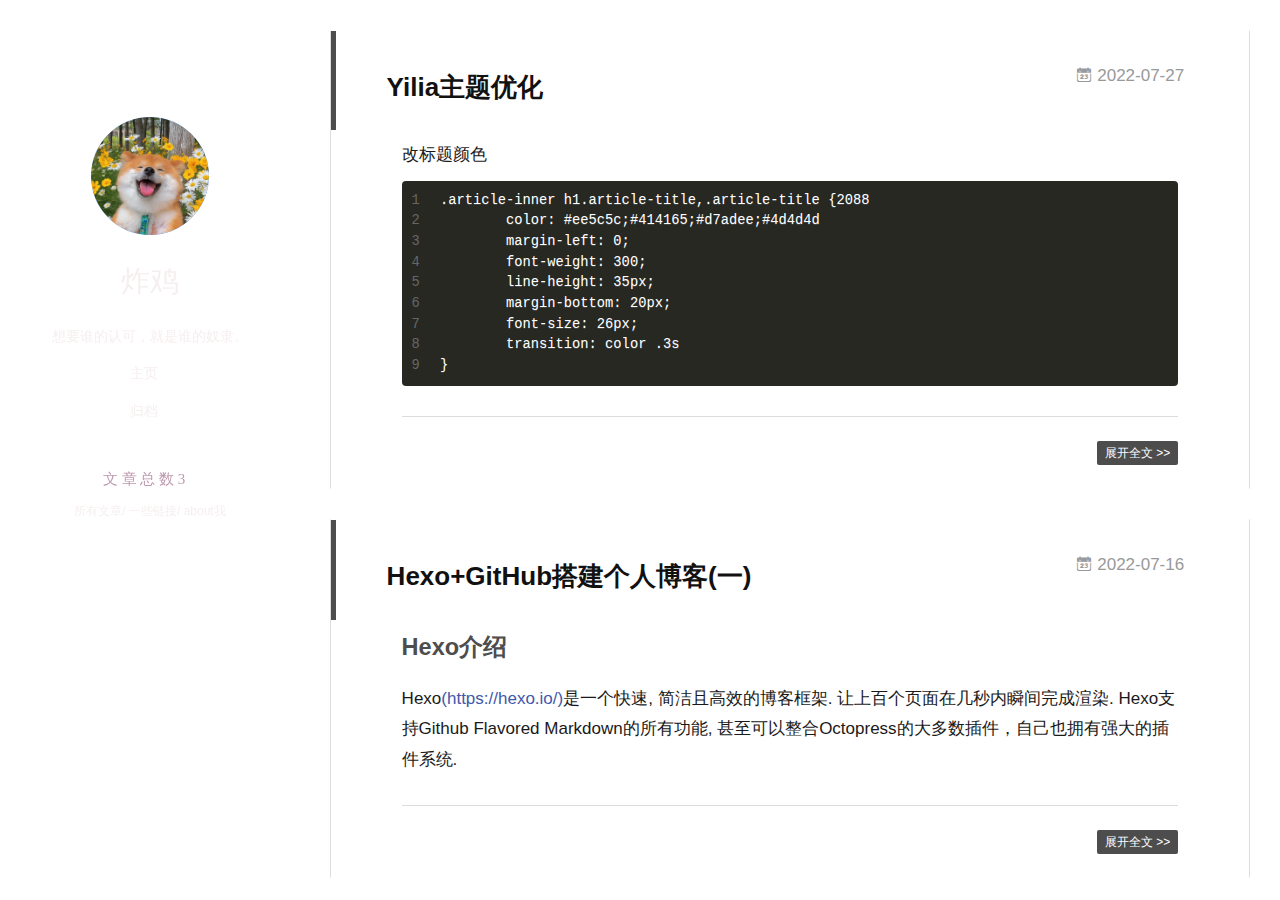
<file: index.html>
<!DOCTYPE html>
<html>
<head>
  <meta charset="utf-8">
  
  <meta name="renderer" content="webkit">
  <meta http-equiv="X-UA-Compatible" content="IE=edge" >
  <link rel="dns-prefetch" href="http://zhaji02x.github.io">
  <title>鸡鸡的小屋</title>
  <meta name="viewport" content="width=device-width, initial-scale=1, maximum-scale=1">
  <meta name="description" content="ZHAJI">
<meta property="og:type" content="website">
<meta property="og:title" content="鸡鸡的小屋">
<meta property="og:url" content="http://zhaji02x.github.io/index.html">
<meta property="og:site_name" content="鸡鸡的小屋">
<meta property="og:description" content="ZHAJI">
<meta property="og:locale" content="zh_CN">
<meta property="article:author" content="炸鸡">
<meta property="article:tag" content="HEIHEI">
<meta name="twitter:card" content="summary">
  
    <link rel="alternative" href="/atom.xml" title="鸡鸡的小屋" type="application/atom+xml">
  
  
    <link rel="icon" href="/img/favicon.png">
  
  <link rel="stylesheet" type="text/css" href="/./main.0cf68a.css">
  <style type="text/css">
  
    #container.show {
      background: linear-gradient(200deg,#3faf78,#2b2d11);
    }
  </style>
  

  

<meta name="generator" content="Hexo 6.2.0"></head>

<body>
  <div id="container" q-class="show:isCtnShow">
    <canvas id="anm-canvas" class="anm-canvas"></canvas>
    <div class="left-col" q-class="show:isShow">
      

<!--<div class="overlay" style="background: #4d4d4d"></div>-->
<div class="overlay" ></div>
<div class="intrude-less">
	<header id="header" class="inner">
		<a href="/" class="profilepic">
			<img src="/img/avatar.png" class="js-avatar show">
		</a>
		<hgroup>
		  <h1 class="header-author"><a href="/">炸鸡</a></h1>
		</hgroup>
		
		<p class="header-subtitle"> 想要谁的认可，就是谁的奴隶。</p>
		

		<nav class="header-menu">
			<ul>
			
				<li><a href="/">主页</a></li>
	        
				<li><a href="/archives/index.html">归档</a></li>
	        
					<nav class="zongshu">
			   			 文 章 总 数 3
					</nav>
			</ul>
		</nav>



		<nav class="header-smart-menu">
    		
    			
    			<a q-on="click: openSlider(e, 'innerArchive')" href="javascript:void(0)">所有文章</a>
    			
            
    			
    			<a q-on="click: openSlider(e, 'friends')" href="javascript:void(0)">一些链接</a>
    			
            
    			
    			<a q-on="click: openSlider(e, 'aboutme')" href="javascript:void(0)">about我</a>
    			
            
		</nav>
		<nav class="header-nav">
			<div class="social">
				
			</div>
		</nav>
	</header>
</div>

    </div>
    <div class="mid-col" q-class="show:isShow,hide:isShow|isFalse">
      
<nav id="mobile-nav">
  	<div class="overlay js-overlay" style="background: #4d4d4d"></div>
	<div class="btnctn js-mobile-btnctn">
  		<div class="slider-trigger list" q-on="click: openSlider(e)"><i class="icon icon-sort"></i></div>
	</div>
	<div class="intrude-less">
		<header id="header" class="inner">
			<div class="profilepic">
				<img src="/img/avatar.png" class="js-avatar">
			</div>
			<hgroup>
			  <h1 class="header-author js-header-author">炸鸡</h1>
			</hgroup>
			
			<p class="header-subtitle"><i class="icon icon-quo-left"></i> 想要谁的认可，就是谁的奴隶。<i class="icon icon-quo-right"></i></p>
			
			
			
				
			
				
			
			
			
			<nav class="header-nav">
				<div class="social">
					
				</div>
			</nav>

			<nav class="header-menu js-header-menu">
				<ul style="width: 50%">
				
				
					<li style="width: 50%"><a href="/">主页</a></li>
		        
					<li style="width: 50%"><a href="/archives/index.html">归档</a></li>
		        
				</ul>
			</nav>
		</header>				
	</div>
	<div class="mobile-mask" style="display:none" q-show="isShow"></div>
</nav>

      <div id="wrapper" class="body-wrap">
        <div class="menu-l">
          <div class="canvas-wrap">
            <canvas data-colors="#eaeaea" data-sectionHeight="100" data-contentId="js-content" id="myCanvas1" class="anm-canvas"></canvas>
          </div>
          <div id="js-content" class="content-ll">
            
  
    <article id="post-yilia主题优化" class="article article-type-post  article-index" itemscope itemprop="blogPost">
  <div class="article-inner">
    
      <header class="article-header">
        
  
    <h1 itemprop="name">
      <a class="article-title" href="/2022/07/27/yilia%E4%B8%BB%E9%A2%98%E4%BC%98%E5%8C%96/">Yilia主题优化</a>
    </h1>
  

        
        <a href="/2022/07/27/yilia%E4%B8%BB%E9%A2%98%E4%BC%98%E5%8C%96/" class="archive-article-date">
  	<time datetime="2022-07-27T07:04:53.000Z" itemprop="datePublished"><i class="icon-calendar icon"></i>2022-07-27</time>
</a>
        
        <!-- 文章访问量 -->

      </header>
    
    <div class="article-entry" itemprop="articleBody">
      
        <p>改标题颜色</p>
<figure class="highlight plaintext"><table><tr><td class="gutter"><pre><span class="line">1</span><br><span class="line">2</span><br><span class="line">3</span><br><span class="line">4</span><br><span class="line">5</span><br><span class="line">6</span><br><span class="line">7</span><br><span class="line">8</span><br><span class="line">9</span><br></pre></td><td class="code"><pre><span class="line">.article-inner h1.article-title,.article-title &#123;2088</span><br><span class="line">	color: #ee5c5c;#414165;#d7adee;#4d4d4d</span><br><span class="line">	margin-left: 0;</span><br><span class="line">	font-weight: 300;</span><br><span class="line">	line-height: 35px;</span><br><span class="line">	margin-bottom: 20px;</span><br><span class="line">	font-size: 26px;</span><br><span class="line">	transition: color .3s</span><br><span class="line">&#125;</span><br></pre></td></tr></table></figure>
        
      

      
    </div>
    <div class="article-info article-info-index">
      
      
      

      
        <p class="article-more-link">
          <a class="article-more-a" href="/2022/07/27/yilia%E4%B8%BB%E9%A2%98%E4%BC%98%E5%8C%96/">展开全文 >></a>
        </p>
      

      
      <div class="clearfix"></div>
    </div>
  </div>
</article>

<aside class="wrap-side-operation">
    <div class="mod-side-operation">
        
        <div class="jump-container" id="js-jump-container" style="display:none;">
            <a href="javascript:void(0)" class="mod-side-operation__jump-to-top">
                <i class="icon-font icon-back"></i>
            </a>
            <div id="js-jump-plan-container" class="jump-plan-container" style="top: -11px;">
                <i class="icon-font icon-plane jump-plane"></i>
            </div>
        </div>
        
        
    </div>
</aside>






  
    <article id="post-第一篇文章" class="article article-type-post  article-index" itemscope itemprop="blogPost">
  <div class="article-inner">
    
      <header class="article-header">
        
  
    <h1 itemprop="name">
      <a class="article-title" href="/2022/07/16/%E7%AC%AC%E4%B8%80%E7%AF%87%E6%96%87%E7%AB%A0/">Hexo+GitHub搭建个人博客(一)</a>
    </h1>
  

        
        <a href="/2022/07/16/%E7%AC%AC%E4%B8%80%E7%AF%87%E6%96%87%E7%AB%A0/" class="archive-article-date">
  	<time datetime="2022-07-16T05:15:27.327Z" itemprop="datePublished"><i class="icon-calendar icon"></i>2022-07-16</time>
</a>
        
        <!-- 文章访问量 -->

      </header>
    
    <div class="article-entry" itemprop="articleBody">
      
        <h1 id="Hexo介绍"><a href="#Hexo介绍" class="headerlink" title="Hexo介绍"></a>Hexo介绍</h1><p>Hexo<a target="_blank" rel="noopener" href="https://hexo.io/">(https://hexo.io/)</a>是一个快速, 简洁且高效的博客框架. 让上百个页面在几秒内瞬间完成渲染. Hexo支持Github Flavored Markdown的所有功能, 甚至可以整合Octopress的大多数插件，自己也拥有强大的插件系统.</p>
        
      

      
    </div>
    <div class="article-info article-info-index">
      
      
      

      
        <p class="article-more-link">
          <a class="article-more-a" href="/2022/07/16/%E7%AC%AC%E4%B8%80%E7%AF%87%E6%96%87%E7%AB%A0/">展开全文 >></a>
        </p>
      

      
      <div class="clearfix"></div>
    </div>
  </div>
</article>

<aside class="wrap-side-operation">
    <div class="mod-side-operation">
        
        <div class="jump-container" id="js-jump-container" style="display:none;">
            <a href="javascript:void(0)" class="mod-side-operation__jump-to-top">
                <i class="icon-font icon-back"></i>
            </a>
            <div id="js-jump-plan-container" class="jump-plan-container" style="top: -11px;">
                <i class="icon-font icon-plane jump-plane"></i>
            </div>
        </div>
        
        
    </div>
</aside>






  
    <article id="post-hello-world" class="article article-type-post  article-index" itemscope itemprop="blogPost">
  <div class="article-inner">
    
      <header class="article-header">
        
  
    <h1 itemprop="name">
      <a class="article-title" href="/2022/07/15/hello-world/">Hello World</a>
    </h1>
  

        
        <a href="/2022/07/15/hello-world/" class="archive-article-date">
  	<time datetime="2022-07-15T07:16:23.151Z" itemprop="datePublished"><i class="icon-calendar icon"></i>2022-07-15</time>
</a>
        
        <!-- 文章访问量 -->

      </header>
    
    <div class="article-entry" itemprop="articleBody">
      
        <p>Welcome to <a target="_blank" rel="noopener" href="https://hexo.io/">Hexo</a>! This is your very first post. Check <a target="_blank" rel="noopener" href="https://hexo.io/docs/">documentation</a> for more info. If you get any problems when using Hexo, you can find the answer in <a target="_blank" rel="noopener" href="https://hexo.io/docs/troubleshooting.html">troubleshooting</a> or you can ask me on <a target="_blank" rel="noopener" href="https://github.com/hexojs/hexo/issues">GitHub</a>.</p>
        
      

      
    </div>
    <div class="article-info article-info-index">
      
      
      

      
        <p class="article-more-link">
          <a class="article-more-a" href="/2022/07/15/hello-world/">展开全文 >></a>
        </p>
      

      
      <div class="clearfix"></div>
    </div>
  </div>
</article>

<aside class="wrap-side-operation">
    <div class="mod-side-operation">
        
        <div class="jump-container" id="js-jump-container" style="display:none;">
            <a href="javascript:void(0)" class="mod-side-operation__jump-to-top">
                <i class="icon-font icon-back"></i>
            </a>
            <div id="js-jump-plan-container" class="jump-plan-container" style="top: -11px;">
                <i class="icon-font icon-plane jump-plane"></i>
            </div>
        </div>
        
        
    </div>
</aside>






  
  



          </div>
        </div>
      </div>
      <footer id="footer">
  <div class="outer">
    <div id="footer-info">
    	<div class="footer-left">
    		&copy; 2022 炸鸡
    	</div>
    </div>

<!-- 根据个人喜好在相应位置添加以下代码 -->
 <div class="count-span">
     <span id="busuanzi_container_site_pv">
     总访问量: <span id="busuanzi_value_site_pv"></span>次 |
     </span>
     <span id="busuanzi_container_site_uv">
     总访客: <span id="busuanzi_value_site_uv"></span>人
     </span>
 </div>
 <!-- 根据个人喜好在相应位置添加以上代码 -->

      	<div class="footer-right">
      	Here is <a href="https://zhaji02x.github.io" target="_blank">Nicole's</a> blog
      	</div>
    </div>
</footer>
<!--页面点击小红心-->
<script type="text/javascript" src="/love.js"></script>
<!-- 不蒜子统计 -->
<script  async  src="https://busuanzi.ibruce.info/busuanzi/2.3/busuanzi.pure.mini.js"></script>

    </div>
    <script>
	var yiliaConfig = {
		mathjax: false,
		isHome: true,
		isPost: false,
		isArchive: false,
		isTag: false,
		isCategory: false,
		open_in_new: false,
		toc_hide_index: true,
		root: "/",
		innerArchive: true,
		showTags: false
	}
</script>

<script>!function(t){function n(e){if(r[e])return r[e].exports;var i=r[e]={exports:{},id:e,loaded:!1};return t[e].call(i.exports,i,i.exports,n),i.loaded=!0,i.exports}var r={};n.m=t,n.c=r,n.p="./",n(0)}([function(t,n,r){r(195),t.exports=r(191)},function(t,n,r){var e=r(3),i=r(52),o=r(27),u=r(28),c=r(53),f="prototype",a=function(t,n,r){var s,l,h,v,p=t&a.F,d=t&a.G,y=t&a.S,g=t&a.P,b=t&a.B,m=d?e:y?e[n]||(e[n]={}):(e[n]||{})[f],x=d?i:i[n]||(i[n]={}),w=x[f]||(x[f]={});d&&(r=n);for(s in r)l=!p&&m&&void 0!==m[s],h=(l?m:r)[s],v=b&&l?c(h,e):g&&"function"==typeof h?c(Function.call,h):h,m&&u(m,s,h,t&a.U),x[s]!=h&&o(x,s,v),g&&w[s]!=h&&(w[s]=h)};e.core=i,a.F=1,a.G=2,a.S=4,a.P=8,a.B=16,a.W=32,a.U=64,a.R=128,t.exports=a},function(t,n,r){var e=r(6);t.exports=function(t){if(!e(t))throw TypeError(t+" is not an object!");return t}},function(t,n){var r=t.exports="undefined"!=typeof window&&window.Math==Math?window:"undefined"!=typeof self&&self.Math==Math?self:Function("return this")();"number"==typeof __g&&(__g=r)},function(t,n){t.exports=function(t){try{return!!t()}catch(t){return!0}}},function(t,n){var r=t.exports="undefined"!=typeof window&&window.Math==Math?window:"undefined"!=typeof self&&self.Math==Math?self:Function("return this")();"number"==typeof __g&&(__g=r)},function(t,n){t.exports=function(t){return"object"==typeof t?null!==t:"function"==typeof t}},function(t,n,r){var e=r(126)("wks"),i=r(76),o=r(3).Symbol,u="function"==typeof o;(t.exports=function(t){return e[t]||(e[t]=u&&o[t]||(u?o:i)("Symbol."+t))}).store=e},function(t,n){var r={}.hasOwnProperty;t.exports=function(t,n){return r.call(t,n)}},function(t,n,r){var e=r(94),i=r(33);t.exports=function(t){return e(i(t))}},function(t,n,r){t.exports=!r(4)(function(){return 7!=Object.defineProperty({},"a",{get:function(){return 7}}).a})},function(t,n,r){var e=r(2),i=r(167),o=r(50),u=Object.defineProperty;n.f=r(10)?Object.defineProperty:function(t,n,r){if(e(t),n=o(n,!0),e(r),i)try{return u(t,n,r)}catch(t){}if("get"in r||"set"in r)throw TypeError("Accessors not supported!");return"value"in r&&(t[n]=r.value),t}},function(t,n,r){t.exports=!r(18)(function(){return 7!=Object.defineProperty({},"a",{get:function(){return 7}}).a})},function(t,n,r){var e=r(14),i=r(22);t.exports=r(12)?function(t,n,r){return e.f(t,n,i(1,r))}:function(t,n,r){return t[n]=r,t}},function(t,n,r){var e=r(20),i=r(58),o=r(42),u=Object.defineProperty;n.f=r(12)?Object.defineProperty:function(t,n,r){if(e(t),n=o(n,!0),e(r),i)try{return u(t,n,r)}catch(t){}if("get"in r||"set"in r)throw TypeError("Accessors not supported!");return"value"in r&&(t[n]=r.value),t}},function(t,n,r){var e=r(40)("wks"),i=r(23),o=r(5).Symbol,u="function"==typeof o;(t.exports=function(t){return e[t]||(e[t]=u&&o[t]||(u?o:i)("Symbol."+t))}).store=e},function(t,n,r){var e=r(67),i=Math.min;t.exports=function(t){return t>0?i(e(t),9007199254740991):0}},function(t,n,r){var e=r(46);t.exports=function(t){return Object(e(t))}},function(t,n){t.exports=function(t){try{return!!t()}catch(t){return!0}}},function(t,n,r){var e=r(63),i=r(34);t.exports=Object.keys||function(t){return e(t,i)}},function(t,n,r){var e=r(21);t.exports=function(t){if(!e(t))throw TypeError(t+" is not an object!");return t}},function(t,n){t.exports=function(t){return"object"==typeof t?null!==t:"function"==typeof t}},function(t,n){t.exports=function(t,n){return{enumerable:!(1&t),configurable:!(2&t),writable:!(4&t),value:n}}},function(t,n){var r=0,e=Math.random();t.exports=function(t){return"Symbol(".concat(void 0===t?"":t,")_",(++r+e).toString(36))}},function(t,n){var r={}.hasOwnProperty;t.exports=function(t,n){return r.call(t,n)}},function(t,n){var r=t.exports={version:"2.4.0"};"number"==typeof __e&&(__e=r)},function(t,n){t.exports=function(t){if("function"!=typeof t)throw TypeError(t+" is not a function!");return t}},function(t,n,r){var e=r(11),i=r(66);t.exports=r(10)?function(t,n,r){return e.f(t,n,i(1,r))}:function(t,n,r){return t[n]=r,t}},function(t,n,r){var e=r(3),i=r(27),o=r(24),u=r(76)("src"),c="toString",f=Function[c],a=(""+f).split(c);r(52).inspectSource=function(t){return f.call(t)},(t.exports=function(t,n,r,c){var f="function"==typeof r;f&&(o(r,"name")||i(r,"name",n)),t[n]!==r&&(f&&(o(r,u)||i(r,u,t[n]?""+t[n]:a.join(String(n)))),t===e?t[n]=r:c?t[n]?t[n]=r:i(t,n,r):(delete t[n],i(t,n,r)))})(Function.prototype,c,function(){return"function"==typeof this&&this[u]||f.call(this)})},function(t,n,r){var e=r(1),i=r(4),o=r(46),u=function(t,n,r,e){var i=String(o(t)),u="<"+n;return""!==r&&(u+=" "+r+'="'+String(e).replace(/"/g,"&quot;")+'"'),u+">"+i+"</"+n+">"};t.exports=function(t,n){var r={};r[t]=n(u),e(e.P+e.F*i(function(){var n=""[t]('"');return n!==n.toLowerCase()||n.split('"').length>3}),"String",r)}},function(t,n,r){var e=r(115),i=r(46);t.exports=function(t){return e(i(t))}},function(t,n,r){var e=r(116),i=r(66),o=r(30),u=r(50),c=r(24),f=r(167),a=Object.getOwnPropertyDescriptor;n.f=r(10)?a:function(t,n){if(t=o(t),n=u(n,!0),f)try{return a(t,n)}catch(t){}if(c(t,n))return i(!e.f.call(t,n),t[n])}},function(t,n,r){var e=r(24),i=r(17),o=r(145)("IE_PROTO"),u=Object.prototype;t.exports=Object.getPrototypeOf||function(t){return t=i(t),e(t,o)?t[o]:"function"==typeof t.constructor&&t instanceof t.constructor?t.constructor.prototype:t instanceof Object?u:null}},function(t,n){t.exports=function(t){if(void 0==t)throw TypeError("Can't call method on  "+t);return t}},function(t,n){t.exports="constructor,hasOwnProperty,isPrototypeOf,propertyIsEnumerable,toLocaleString,toString,valueOf".split(",")},function(t,n){t.exports={}},function(t,n){t.exports=!0},function(t,n){n.f={}.propertyIsEnumerable},function(t,n,r){var e=r(14).f,i=r(8),o=r(15)("toStringTag");t.exports=function(t,n,r){t&&!i(t=r?t:t.prototype,o)&&e(t,o,{configurable:!0,value:n})}},function(t,n,r){var e=r(40)("keys"),i=r(23);t.exports=function(t){return e[t]||(e[t]=i(t))}},function(t,n,r){var e=r(5),i="__core-js_shared__",o=e[i]||(e[i]={});t.exports=function(t){return o[t]||(o[t]={})}},function(t,n){var r=Math.ceil,e=Math.floor;t.exports=function(t){return isNaN(t=+t)?0:(t>0?e:r)(t)}},function(t,n,r){var e=r(21);t.exports=function(t,n){if(!e(t))return t;var r,i;if(n&&"function"==typeof(r=t.toString)&&!e(i=r.call(t)))return i;if("function"==typeof(r=t.valueOf)&&!e(i=r.call(t)))return i;if(!n&&"function"==typeof(r=t.toString)&&!e(i=r.call(t)))return i;throw TypeError("Can't convert object to primitive value")}},function(t,n,r){var e=r(5),i=r(25),o=r(36),u=r(44),c=r(14).f;t.exports=function(t){var n=i.Symbol||(i.Symbol=o?{}:e.Symbol||{});"_"==t.charAt(0)||t in n||c(n,t,{value:u.f(t)})}},function(t,n,r){n.f=r(15)},function(t,n){var r={}.toString;t.exports=function(t){return r.call(t).slice(8,-1)}},function(t,n){t.exports=function(t){if(void 0==t)throw TypeError("Can't call method on  "+t);return t}},function(t,n,r){var e=r(4);t.exports=function(t,n){return!!t&&e(function(){n?t.call(null,function(){},1):t.call(null)})}},function(t,n,r){var e=r(53),i=r(115),o=r(17),u=r(16),c=r(203);t.exports=function(t,n){var r=1==t,f=2==t,a=3==t,s=4==t,l=6==t,h=5==t||l,v=n||c;return function(n,c,p){for(var d,y,g=o(n),b=i(g),m=e(c,p,3),x=u(b.length),w=0,S=r?v(n,x):f?v(n,0):void 0;x>w;w++)if((h||w in b)&&(d=b[w],y=m(d,w,g),t))if(r)S[w]=y;else if(y)switch(t){case 3:return!0;case 5:return d;case 6:return w;case 2:S.push(d)}else if(s)return!1;return l?-1:a||s?s:S}}},function(t,n,r){var e=r(1),i=r(52),o=r(4);t.exports=function(t,n){var r=(i.Object||{})[t]||Object[t],u={};u[t]=n(r),e(e.S+e.F*o(function(){r(1)}),"Object",u)}},function(t,n,r){var e=r(6);t.exports=function(t,n){if(!e(t))return t;var r,i;if(n&&"function"==typeof(r=t.toString)&&!e(i=r.call(t)))return i;if("function"==typeof(r=t.valueOf)&&!e(i=r.call(t)))return i;if(!n&&"function"==typeof(r=t.toString)&&!e(i=r.call(t)))return i;throw TypeError("Can't convert object to primitive value")}},function(t,n,r){var e=r(5),i=r(25),o=r(91),u=r(13),c="prototype",f=function(t,n,r){var a,s,l,h=t&f.F,v=t&f.G,p=t&f.S,d=t&f.P,y=t&f.B,g=t&f.W,b=v?i:i[n]||(i[n]={}),m=b[c],x=v?e:p?e[n]:(e[n]||{})[c];v&&(r=n);for(a in r)(s=!h&&x&&void 0!==x[a])&&a in b||(l=s?x[a]:r[a],b[a]=v&&"function"!=typeof x[a]?r[a]:y&&s?o(l,e):g&&x[a]==l?function(t){var n=function(n,r,e){if(this instanceof t){switch(arguments.length){case 0:return new t;case 1:return new t(n);case 2:return new t(n,r)}return new t(n,r,e)}return t.apply(this,arguments)};return n[c]=t[c],n}(l):d&&"function"==typeof l?o(Function.call,l):l,d&&((b.virtual||(b.virtual={}))[a]=l,t&f.R&&m&&!m[a]&&u(m,a,l)))};f.F=1,f.G=2,f.S=4,f.P=8,f.B=16,f.W=32,f.U=64,f.R=128,t.exports=f},function(t,n){var r=t.exports={version:"2.4.0"};"number"==typeof __e&&(__e=r)},function(t,n,r){var e=r(26);t.exports=function(t,n,r){if(e(t),void 0===n)return t;switch(r){case 1:return function(r){return t.call(n,r)};case 2:return function(r,e){return t.call(n,r,e)};case 3:return function(r,e,i){return t.call(n,r,e,i)}}return function(){return t.apply(n,arguments)}}},function(t,n,r){var e=r(183),i=r(1),o=r(126)("metadata"),u=o.store||(o.store=new(r(186))),c=function(t,n,r){var i=u.get(t);if(!i){if(!r)return;u.set(t,i=new e)}var o=i.get(n);if(!o){if(!r)return;i.set(n,o=new e)}return o},f=function(t,n,r){var e=c(n,r,!1);return void 0!==e&&e.has(t)},a=function(t,n,r){var e=c(n,r,!1);return void 0===e?void 0:e.get(t)},s=function(t,n,r,e){c(r,e,!0).set(t,n)},l=function(t,n){var r=c(t,n,!1),e=[];return r&&r.forEach(function(t,n){e.push(n)}),e},h=function(t){return void 0===t||"symbol"==typeof t?t:String(t)},v=function(t){i(i.S,"Reflect",t)};t.exports={store:u,map:c,has:f,get:a,set:s,keys:l,key:h,exp:v}},function(t,n,r){"use strict";if(r(10)){var e=r(69),i=r(3),o=r(4),u=r(1),c=r(127),f=r(152),a=r(53),s=r(68),l=r(66),h=r(27),v=r(73),p=r(67),d=r(16),y=r(75),g=r(50),b=r(24),m=r(180),x=r(114),w=r(6),S=r(17),_=r(137),O=r(70),E=r(32),P=r(71).f,j=r(154),F=r(76),M=r(7),A=r(48),N=r(117),T=r(146),I=r(155),k=r(80),L=r(123),R=r(74),C=r(130),D=r(160),U=r(11),W=r(31),G=U.f,B=W.f,V=i.RangeError,z=i.TypeError,q=i.Uint8Array,K="ArrayBuffer",J="Shared"+K,Y="BYTES_PER_ELEMENT",H="prototype",$=Array[H],X=f.ArrayBuffer,Q=f.DataView,Z=A(0),tt=A(2),nt=A(3),rt=A(4),et=A(5),it=A(6),ot=N(!0),ut=N(!1),ct=I.values,ft=I.keys,at=I.entries,st=$.lastIndexOf,lt=$.reduce,ht=$.reduceRight,vt=$.join,pt=$.sort,dt=$.slice,yt=$.toString,gt=$.toLocaleString,bt=M("iterator"),mt=M("toStringTag"),xt=F("typed_constructor"),wt=F("def_constructor"),St=c.CONSTR,_t=c.TYPED,Ot=c.VIEW,Et="Wrong length!",Pt=A(1,function(t,n){return Tt(T(t,t[wt]),n)}),jt=o(function(){return 1===new q(new Uint16Array([1]).buffer)[0]}),Ft=!!q&&!!q[H].set&&o(function(){new q(1).set({})}),Mt=function(t,n){if(void 0===t)throw z(Et);var r=+t,e=d(t);if(n&&!m(r,e))throw V(Et);return e},At=function(t,n){var r=p(t);if(r<0||r%n)throw V("Wrong offset!");return r},Nt=function(t){if(w(t)&&_t in t)return t;throw z(t+" is not a typed array!")},Tt=function(t,n){if(!(w(t)&&xt in t))throw z("It is not a typed array constructor!");return new t(n)},It=function(t,n){return kt(T(t,t[wt]),n)},kt=function(t,n){for(var r=0,e=n.length,i=Tt(t,e);e>r;)i[r]=n[r++];return i},Lt=function(t,n,r){G(t,n,{get:function(){return this._d[r]}})},Rt=function(t){var n,r,e,i,o,u,c=S(t),f=arguments.length,s=f>1?arguments[1]:void 0,l=void 0!==s,h=j(c);if(void 0!=h&&!_(h)){for(u=h.call(c),e=[],n=0;!(o=u.next()).done;n++)e.push(o.value);c=e}for(l&&f>2&&(s=a(s,arguments[2],2)),n=0,r=d(c.length),i=Tt(this,r);r>n;n++)i[n]=l?s(c[n],n):c[n];return i},Ct=function(){for(var t=0,n=arguments.length,r=Tt(this,n);n>t;)r[t]=arguments[t++];return r},Dt=!!q&&o(function(){gt.call(new q(1))}),Ut=function(){return gt.apply(Dt?dt.call(Nt(this)):Nt(this),arguments)},Wt={copyWithin:function(t,n){return D.call(Nt(this),t,n,arguments.length>2?arguments[2]:void 0)},every:function(t){return rt(Nt(this),t,arguments.length>1?arguments[1]:void 0)},fill:function(t){return C.apply(Nt(this),arguments)},filter:function(t){return It(this,tt(Nt(this),t,arguments.length>1?arguments[1]:void 0))},find:function(t){return et(Nt(this),t,arguments.length>1?arguments[1]:void 0)},findIndex:function(t){return it(Nt(this),t,arguments.length>1?arguments[1]:void 0)},forEach:function(t){Z(Nt(this),t,arguments.length>1?arguments[1]:void 0)},indexOf:function(t){return ut(Nt(this),t,arguments.length>1?arguments[1]:void 0)},includes:function(t){return ot(Nt(this),t,arguments.length>1?arguments[1]:void 0)},join:function(t){return vt.apply(Nt(this),arguments)},lastIndexOf:function(t){return st.apply(Nt(this),arguments)},map:function(t){return Pt(Nt(this),t,arguments.length>1?arguments[1]:void 0)},reduce:function(t){return lt.apply(Nt(this),arguments)},reduceRight:function(t){return ht.apply(Nt(this),arguments)},reverse:function(){for(var t,n=this,r=Nt(n).length,e=Math.floor(r/2),i=0;i<e;)t=n[i],n[i++]=n[--r],n[r]=t;return n},some:function(t){return nt(Nt(this),t,arguments.length>1?arguments[1]:void 0)},sort:function(t){return pt.call(Nt(this),t)},subarray:function(t,n){var r=Nt(this),e=r.length,i=y(t,e);return new(T(r,r[wt]))(r.buffer,r.byteOffset+i*r.BYTES_PER_ELEMENT,d((void 0===n?e:y(n,e))-i))}},Gt=function(t,n){return It(this,dt.call(Nt(this),t,n))},Bt=function(t){Nt(this);var n=At(arguments[1],1),r=this.length,e=S(t),i=d(e.length),o=0;if(i+n>r)throw V(Et);for(;o<i;)this[n+o]=e[o++]},Vt={entries:function(){return at.call(Nt(this))},keys:function(){return ft.call(Nt(this))},values:function(){return ct.call(Nt(this))}},zt=function(t,n){return w(t)&&t[_t]&&"symbol"!=typeof n&&n in t&&String(+n)==String(n)},qt=function(t,n){return zt(t,n=g(n,!0))?l(2,t[n]):B(t,n)},Kt=function(t,n,r){return!(zt(t,n=g(n,!0))&&w(r)&&b(r,"value"))||b(r,"get")||b(r,"set")||r.configurable||b(r,"writable")&&!r.writable||b(r,"enumerable")&&!r.enumerable?G(t,n,r):(t[n]=r.value,t)};St||(W.f=qt,U.f=Kt),u(u.S+u.F*!St,"Object",{getOwnPropertyDescriptor:qt,defineProperty:Kt}),o(function(){yt.call({})})&&(yt=gt=function(){return vt.call(this)});var Jt=v({},Wt);v(Jt,Vt),h(Jt,bt,Vt.values),v(Jt,{slice:Gt,set:Bt,constructor:function(){},toString:yt,toLocaleString:Ut}),Lt(Jt,"buffer","b"),Lt(Jt,"byteOffset","o"),Lt(Jt,"byteLength","l"),Lt(Jt,"length","e"),G(Jt,mt,{get:function(){return this[_t]}}),t.exports=function(t,n,r,f){f=!!f;var a=t+(f?"Clamped":"")+"Array",l="Uint8Array"!=a,v="get"+t,p="set"+t,y=i[a],g=y||{},b=y&&E(y),m=!y||!c.ABV,S={},_=y&&y[H],j=function(t,r){var e=t._d;return e.v[v](r*n+e.o,jt)},F=function(t,r,e){var i=t._d;f&&(e=(e=Math.round(e))<0?0:e>255?255:255&e),i.v[p](r*n+i.o,e,jt)},M=function(t,n){G(t,n,{get:function(){return j(this,n)},set:function(t){return F(this,n,t)},enumerable:!0})};m?(y=r(function(t,r,e,i){s(t,y,a,"_d");var o,u,c,f,l=0,v=0;if(w(r)){if(!(r instanceof X||(f=x(r))==K||f==J))return _t in r?kt(y,r):Rt.call(y,r);o=r,v=At(e,n);var p=r.byteLength;if(void 0===i){if(p%n)throw V(Et);if((u=p-v)<0)throw V(Et)}else if((u=d(i)*n)+v>p)throw V(Et);c=u/n}else c=Mt(r,!0),u=c*n,o=new X(u);for(h(t,"_d",{b:o,o:v,l:u,e:c,v:new Q(o)});l<c;)M(t,l++)}),_=y[H]=O(Jt),h(_,"constructor",y)):L(function(t){new y(null),new y(t)},!0)||(y=r(function(t,r,e,i){s(t,y,a);var o;return w(r)?r instanceof X||(o=x(r))==K||o==J?void 0!==i?new g(r,At(e,n),i):void 0!==e?new g(r,At(e,n)):new g(r):_t in r?kt(y,r):Rt.call(y,r):new g(Mt(r,l))}),Z(b!==Function.prototype?P(g).concat(P(b)):P(g),function(t){t in y||h(y,t,g[t])}),y[H]=_,e||(_.constructor=y));var A=_[bt],N=!!A&&("values"==A.name||void 0==A.name),T=Vt.values;h(y,xt,!0),h(_,_t,a),h(_,Ot,!0),h(_,wt,y),(f?new y(1)[mt]==a:mt in _)||G(_,mt,{get:function(){return a}}),S[a]=y,u(u.G+u.W+u.F*(y!=g),S),u(u.S,a,{BYTES_PER_ELEMENT:n,from:Rt,of:Ct}),Y in _||h(_,Y,n),u(u.P,a,Wt),R(a),u(u.P+u.F*Ft,a,{set:Bt}),u(u.P+u.F*!N,a,Vt),u(u.P+u.F*(_.toString!=yt),a,{toString:yt}),u(u.P+u.F*o(function(){new y(1).slice()}),a,{slice:Gt}),u(u.P+u.F*(o(function(){return[1,2].toLocaleString()!=new y([1,2]).toLocaleString()})||!o(function(){_.toLocaleString.call([1,2])})),a,{toLocaleString:Ut}),k[a]=N?A:T,e||N||h(_,bt,T)}}else t.exports=function(){}},function(t,n){var r={}.toString;t.exports=function(t){return r.call(t).slice(8,-1)}},function(t,n,r){var e=r(21),i=r(5).document,o=e(i)&&e(i.createElement);t.exports=function(t){return o?i.createElement(t):{}}},function(t,n,r){t.exports=!r(12)&&!r(18)(function(){return 7!=Object.defineProperty(r(57)("div"),"a",{get:function(){return 7}}).a})},function(t,n,r){"use strict";var e=r(36),i=r(51),o=r(64),u=r(13),c=r(8),f=r(35),a=r(96),s=r(38),l=r(103),h=r(15)("iterator"),v=!([].keys&&"next"in[].keys()),p="keys",d="values",y=function(){return this};t.exports=function(t,n,r,g,b,m,x){a(r,n,g);var w,S,_,O=function(t){if(!v&&t in F)return F[t];switch(t){case p:case d:return function(){return new r(this,t)}}return function(){return new r(this,t)}},E=n+" Iterator",P=b==d,j=!1,F=t.prototype,M=F[h]||F["@@iterator"]||b&&F[b],A=M||O(b),N=b?P?O("entries"):A:void 0,T="Array"==n?F.entries||M:M;if(T&&(_=l(T.call(new t)))!==Object.prototype&&(s(_,E,!0),e||c(_,h)||u(_,h,y)),P&&M&&M.name!==d&&(j=!0,A=function(){return M.call(this)}),e&&!x||!v&&!j&&F[h]||u(F,h,A),f[n]=A,f[E]=y,b)if(w={values:P?A:O(d),keys:m?A:O(p),entries:N},x)for(S in w)S in F||o(F,S,w[S]);else i(i.P+i.F*(v||j),n,w);return w}},function(t,n,r){var e=r(20),i=r(100),o=r(34),u=r(39)("IE_PROTO"),c=function(){},f="prototype",a=function(){var t,n=r(57)("iframe"),e=o.length;for(n.style.display="none",r(93).appendChild(n),n.src="javascript:",t=n.contentWindow.document,t.open(),t.write("<script>document.F=Object<\/script>"),t.close(),a=t.F;e--;)delete a[f][o[e]];return a()};t.exports=Object.create||function(t,n){var r;return null!==t?(c[f]=e(t),r=new c,c[f]=null,r[u]=t):r=a(),void 0===n?r:i(r,n)}},function(t,n,r){var e=r(63),i=r(34).concat("length","prototype");n.f=Object.getOwnPropertyNames||function(t){return e(t,i)}},function(t,n){n.f=Object.getOwnPropertySymbols},function(t,n,r){var e=r(8),i=r(9),o=r(90)(!1),u=r(39)("IE_PROTO");t.exports=function(t,n){var r,c=i(t),f=0,a=[];for(r in c)r!=u&&e(c,r)&&a.push(r);for(;n.length>f;)e(c,r=n[f++])&&(~o(a,r)||a.push(r));return a}},function(t,n,r){t.exports=r(13)},function(t,n,r){var e=r(76)("meta"),i=r(6),o=r(24),u=r(11).f,c=0,f=Object.isExtensible||function(){return!0},a=!r(4)(function(){return f(Object.preventExtensions({}))}),s=function(t){u(t,e,{value:{i:"O"+ ++c,w:{}}})},l=function(t,n){if(!i(t))return"symbol"==typeof t?t:("string"==typeof t?"S":"P")+t;if(!o(t,e)){if(!f(t))return"F";if(!n)return"E";s(t)}return t[e].i},h=function(t,n){if(!o(t,e)){if(!f(t))return!0;if(!n)return!1;s(t)}return t[e].w},v=function(t){return a&&p.NEED&&f(t)&&!o(t,e)&&s(t),t},p=t.exports={KEY:e,NEED:!1,fastKey:l,getWeak:h,onFreeze:v}},function(t,n){t.exports=function(t,n){return{enumerable:!(1&t),configurable:!(2&t),writable:!(4&t),value:n}}},function(t,n){var r=Math.ceil,e=Math.floor;t.exports=function(t){return isNaN(t=+t)?0:(t>0?e:r)(t)}},function(t,n){t.exports=function(t,n,r,e){if(!(t instanceof n)||void 0!==e&&e in t)throw TypeError(r+": incorrect invocation!");return t}},function(t,n){t.exports=!1},function(t,n,r){var e=r(2),i=r(173),o=r(133),u=r(145)("IE_PROTO"),c=function(){},f="prototype",a=function(){var t,n=r(132)("iframe"),e=o.length;for(n.style.display="none",r(135).appendChild(n),n.src="javascript:",t=n.contentWindow.document,t.open(),t.write("<script>document.F=Object<\/script>"),t.close(),a=t.F;e--;)delete a[f][o[e]];return a()};t.exports=Object.create||function(t,n){var r;return null!==t?(c[f]=e(t),r=new c,c[f]=null,r[u]=t):r=a(),void 0===n?r:i(r,n)}},function(t,n,r){var e=r(175),i=r(133).concat("length","prototype");n.f=Object.getOwnPropertyNames||function(t){return e(t,i)}},function(t,n,r){var e=r(175),i=r(133);t.exports=Object.keys||function(t){return e(t,i)}},function(t,n,r){var e=r(28);t.exports=function(t,n,r){for(var i in n)e(t,i,n[i],r);return t}},function(t,n,r){"use strict";var e=r(3),i=r(11),o=r(10),u=r(7)("species");t.exports=function(t){var n=e[t];o&&n&&!n[u]&&i.f(n,u,{configurable:!0,get:function(){return this}})}},function(t,n,r){var e=r(67),i=Math.max,o=Math.min;t.exports=function(t,n){return t=e(t),t<0?i(t+n,0):o(t,n)}},function(t,n){var r=0,e=Math.random();t.exports=function(t){return"Symbol(".concat(void 0===t?"":t,")_",(++r+e).toString(36))}},function(t,n,r){var e=r(33);t.exports=function(t){return Object(e(t))}},function(t,n,r){var e=r(7)("unscopables"),i=Array.prototype;void 0==i[e]&&r(27)(i,e,{}),t.exports=function(t){i[e][t]=!0}},function(t,n,r){var e=r(53),i=r(169),o=r(137),u=r(2),c=r(16),f=r(154),a={},s={},n=t.exports=function(t,n,r,l,h){var v,p,d,y,g=h?function(){return t}:f(t),b=e(r,l,n?2:1),m=0;if("function"!=typeof g)throw TypeError(t+" is not iterable!");if(o(g)){for(v=c(t.length);v>m;m++)if((y=n?b(u(p=t[m])[0],p[1]):b(t[m]))===a||y===s)return y}else for(d=g.call(t);!(p=d.next()).done;)if((y=i(d,b,p.value,n))===a||y===s)return y};n.BREAK=a,n.RETURN=s},function(t,n){t.exports={}},function(t,n,r){var e=r(11).f,i=r(24),o=r(7)("toStringTag");t.exports=function(t,n,r){t&&!i(t=r?t:t.prototype,o)&&e(t,o,{configurable:!0,value:n})}},function(t,n,r){var e=r(1),i=r(46),o=r(4),u=r(150),c="["+u+"]",f="​",a=RegExp("^"+c+c+"*"),s=RegExp(c+c+"*$"),l=function(t,n,r){var i={},c=o(function(){return!!u[t]()||f[t]()!=f}),a=i[t]=c?n(h):u[t];r&&(i[r]=a),e(e.P+e.F*c,"String",i)},h=l.trim=function(t,n){return t=String(i(t)),1&n&&(t=t.replace(a,"")),2&n&&(t=t.replace(s,"")),t};t.exports=l},function(t,n,r){t.exports={default:r(86),__esModule:!0}},function(t,n,r){t.exports={default:r(87),__esModule:!0}},function(t,n,r){"use strict";function e(t){return t&&t.__esModule?t:{default:t}}n.__esModule=!0;var i=r(84),o=e(i),u=r(83),c=e(u),f="function"==typeof c.default&&"symbol"==typeof o.default?function(t){return typeof t}:function(t){return t&&"function"==typeof c.default&&t.constructor===c.default&&t!==c.default.prototype?"symbol":typeof t};n.default="function"==typeof c.default&&"symbol"===f(o.default)?function(t){return void 0===t?"undefined":f(t)}:function(t){return t&&"function"==typeof c.default&&t.constructor===c.default&&t!==c.default.prototype?"symbol":void 0===t?"undefined":f(t)}},function(t,n,r){r(110),r(108),r(111),r(112),t.exports=r(25).Symbol},function(t,n,r){r(109),r(113),t.exports=r(44).f("iterator")},function(t,n){t.exports=function(t){if("function"!=typeof t)throw TypeError(t+" is not a function!");return t}},function(t,n){t.exports=function(){}},function(t,n,r){var e=r(9),i=r(106),o=r(105);t.exports=function(t){return function(n,r,u){var c,f=e(n),a=i(f.length),s=o(u,a);if(t&&r!=r){for(;a>s;)if((c=f[s++])!=c)return!0}else for(;a>s;s++)if((t||s in f)&&f[s]===r)return t||s||0;return!t&&-1}}},function(t,n,r){var e=r(88);t.exports=function(t,n,r){if(e(t),void 0===n)return t;switch(r){case 1:return function(r){return t.call(n,r)};case 2:return function(r,e){return t.call(n,r,e)};case 3:return function(r,e,i){return t.call(n,r,e,i)}}return function(){return t.apply(n,arguments)}}},function(t,n,r){var e=r(19),i=r(62),o=r(37);t.exports=function(t){var n=e(t),r=i.f;if(r)for(var u,c=r(t),f=o.f,a=0;c.length>a;)f.call(t,u=c[a++])&&n.push(u);return n}},function(t,n,r){t.exports=r(5).document&&document.documentElement},function(t,n,r){var e=r(56);t.exports=Object("z").propertyIsEnumerable(0)?Object:function(t){return"String"==e(t)?t.split(""):Object(t)}},function(t,n,r){var e=r(56);t.exports=Array.isArray||function(t){return"Array"==e(t)}},function(t,n,r){"use strict";var e=r(60),i=r(22),o=r(38),u={};r(13)(u,r(15)("iterator"),function(){return this}),t.exports=function(t,n,r){t.prototype=e(u,{next:i(1,r)}),o(t,n+" Iterator")}},function(t,n){t.exports=function(t,n){return{value:n,done:!!t}}},function(t,n,r){var e=r(19),i=r(9);t.exports=function(t,n){for(var r,o=i(t),u=e(o),c=u.length,f=0;c>f;)if(o[r=u[f++]]===n)return r}},function(t,n,r){var e=r(23)("meta"),i=r(21),o=r(8),u=r(14).f,c=0,f=Object.isExtensible||function(){return!0},a=!r(18)(function(){return f(Object.preventExtensions({}))}),s=function(t){u(t,e,{value:{i:"O"+ ++c,w:{}}})},l=function(t,n){if(!i(t))return"symbol"==typeof t?t:("string"==typeof t?"S":"P")+t;if(!o(t,e)){if(!f(t))return"F";if(!n)return"E";s(t)}return t[e].i},h=function(t,n){if(!o(t,e)){if(!f(t))return!0;if(!n)return!1;s(t)}return t[e].w},v=function(t){return a&&p.NEED&&f(t)&&!o(t,e)&&s(t),t},p=t.exports={KEY:e,NEED:!1,fastKey:l,getWeak:h,onFreeze:v}},function(t,n,r){var e=r(14),i=r(20),o=r(19);t.exports=r(12)?Object.defineProperties:function(t,n){i(t);for(var r,u=o(n),c=u.length,f=0;c>f;)e.f(t,r=u[f++],n[r]);return t}},function(t,n,r){var e=r(37),i=r(22),o=r(9),u=r(42),c=r(8),f=r(58),a=Object.getOwnPropertyDescriptor;n.f=r(12)?a:function(t,n){if(t=o(t),n=u(n,!0),f)try{return a(t,n)}catch(t){}if(c(t,n))return i(!e.f.call(t,n),t[n])}},function(t,n,r){var e=r(9),i=r(61).f,o={}.toString,u="object"==typeof window&&window&&Object.getOwnPropertyNames?Object.getOwnPropertyNames(window):[],c=function(t){try{return i(t)}catch(t){return u.slice()}};t.exports.f=function(t){return u&&"[object Window]"==o.call(t)?c(t):i(e(t))}},function(t,n,r){var e=r(8),i=r(77),o=r(39)("IE_PROTO"),u=Object.prototype;t.exports=Object.getPrototypeOf||function(t){return t=i(t),e(t,o)?t[o]:"function"==typeof t.constructor&&t instanceof t.constructor?t.constructor.prototype:t instanceof Object?u:null}},function(t,n,r){var e=r(41),i=r(33);t.exports=function(t){return function(n,r){var o,u,c=String(i(n)),f=e(r),a=c.length;return f<0||f>=a?t?"":void 0:(o=c.charCodeAt(f),o<55296||o>56319||f+1===a||(u=c.charCodeAt(f+1))<56320||u>57343?t?c.charAt(f):o:t?c.slice(f,f+2):u-56320+(o-55296<<10)+65536)}}},function(t,n,r){var e=r(41),i=Math.max,o=Math.min;t.exports=function(t,n){return t=e(t),t<0?i(t+n,0):o(t,n)}},function(t,n,r){var e=r(41),i=Math.min;t.exports=function(t){return t>0?i(e(t),9007199254740991):0}},function(t,n,r){"use strict";var e=r(89),i=r(97),o=r(35),u=r(9);t.exports=r(59)(Array,"Array",function(t,n){this._t=u(t),this._i=0,this._k=n},function(){var t=this._t,n=this._k,r=this._i++;return!t||r>=t.length?(this._t=void 0,i(1)):"keys"==n?i(0,r):"values"==n?i(0,t[r]):i(0,[r,t[r]])},"values"),o.Arguments=o.Array,e("keys"),e("values"),e("entries")},function(t,n){},function(t,n,r){"use strict";var e=r(104)(!0);r(59)(String,"String",function(t){this._t=String(t),this._i=0},function(){var t,n=this._t,r=this._i;return r>=n.length?{value:void 0,done:!0}:(t=e(n,r),this._i+=t.length,{value:t,done:!1})})},function(t,n,r){"use strict";var e=r(5),i=r(8),o=r(12),u=r(51),c=r(64),f=r(99).KEY,a=r(18),s=r(40),l=r(38),h=r(23),v=r(15),p=r(44),d=r(43),y=r(98),g=r(92),b=r(95),m=r(20),x=r(9),w=r(42),S=r(22),_=r(60),O=r(102),E=r(101),P=r(14),j=r(19),F=E.f,M=P.f,A=O.f,N=e.Symbol,T=e.JSON,I=T&&T.stringify,k="prototype",L=v("_hidden"),R=v("toPrimitive"),C={}.propertyIsEnumerable,D=s("symbol-registry"),U=s("symbols"),W=s("op-symbols"),G=Object[k],B="function"==typeof N,V=e.QObject,z=!V||!V[k]||!V[k].findChild,q=o&&a(function(){return 7!=_(M({},"a",{get:function(){return M(this,"a",{value:7}).a}})).a})?function(t,n,r){var e=F(G,n);e&&delete G[n],M(t,n,r),e&&t!==G&&M(G,n,e)}:M,K=function(t){var n=U[t]=_(N[k]);return n._k=t,n},J=B&&"symbol"==typeof N.iterator?function(t){return"symbol"==typeof t}:function(t){return t instanceof N},Y=function(t,n,r){return t===G&&Y(W,n,r),m(t),n=w(n,!0),m(r),i(U,n)?(r.enumerable?(i(t,L)&&t[L][n]&&(t[L][n]=!1),r=_(r,{enumerable:S(0,!1)})):(i(t,L)||M(t,L,S(1,{})),t[L][n]=!0),q(t,n,r)):M(t,n,r)},H=function(t,n){m(t);for(var r,e=g(n=x(n)),i=0,o=e.length;o>i;)Y(t,r=e[i++],n[r]);return t},$=function(t,n){return void 0===n?_(t):H(_(t),n)},X=function(t){var n=C.call(this,t=w(t,!0));return!(this===G&&i(U,t)&&!i(W,t))&&(!(n||!i(this,t)||!i(U,t)||i(this,L)&&this[L][t])||n)},Q=function(t,n){if(t=x(t),n=w(n,!0),t!==G||!i(U,n)||i(W,n)){var r=F(t,n);return!r||!i(U,n)||i(t,L)&&t[L][n]||(r.enumerable=!0),r}},Z=function(t){for(var n,r=A(x(t)),e=[],o=0;r.length>o;)i(U,n=r[o++])||n==L||n==f||e.push(n);return e},tt=function(t){for(var n,r=t===G,e=A(r?W:x(t)),o=[],u=0;e.length>u;)!i(U,n=e[u++])||r&&!i(G,n)||o.push(U[n]);return o};B||(N=function(){if(this instanceof N)throw TypeError("Symbol is not a constructor!");var t=h(arguments.length>0?arguments[0]:void 0),n=function(r){this===G&&n.call(W,r),i(this,L)&&i(this[L],t)&&(this[L][t]=!1),q(this,t,S(1,r))};return o&&z&&q(G,t,{configurable:!0,set:n}),K(t)},c(N[k],"toString",function(){return this._k}),E.f=Q,P.f=Y,r(61).f=O.f=Z,r(37).f=X,r(62).f=tt,o&&!r(36)&&c(G,"propertyIsEnumerable",X,!0),p.f=function(t){return K(v(t))}),u(u.G+u.W+u.F*!B,{Symbol:N});for(var nt="hasInstance,isConcatSpreadable,iterator,match,replace,search,species,split,toPrimitive,toStringTag,unscopables".split(","),rt=0;nt.length>rt;)v(nt[rt++]);for(var nt=j(v.store),rt=0;nt.length>rt;)d(nt[rt++]);u(u.S+u.F*!B,"Symbol",{for:function(t){return i(D,t+="")?D[t]:D[t]=N(t)},keyFor:function(t){if(J(t))return y(D,t);throw TypeError(t+" is not a symbol!")},useSetter:function(){z=!0},useSimple:function(){z=!1}}),u(u.S+u.F*!B,"Object",{create:$,defineProperty:Y,defineProperties:H,getOwnPropertyDescriptor:Q,getOwnPropertyNames:Z,getOwnPropertySymbols:tt}),T&&u(u.S+u.F*(!B||a(function(){var t=N();return"[null]"!=I([t])||"{}"!=I({a:t})||"{}"!=I(Object(t))})),"JSON",{stringify:function(t){if(void 0!==t&&!J(t)){for(var n,r,e=[t],i=1;arguments.length>i;)e.push(arguments[i++]);return n=e[1],"function"==typeof n&&(r=n),!r&&b(n)||(n=function(t,n){if(r&&(n=r.call(this,t,n)),!J(n))return n}),e[1]=n,I.apply(T,e)}}}),N[k][R]||r(13)(N[k],R,N[k].valueOf),l(N,"Symbol"),l(Math,"Math",!0),l(e.JSON,"JSON",!0)},function(t,n,r){r(43)("asyncIterator")},function(t,n,r){r(43)("observable")},function(t,n,r){r(107);for(var e=r(5),i=r(13),o=r(35),u=r(15)("toStringTag"),c=["NodeList","DOMTokenList","MediaList","StyleSheetList","CSSRuleList"],f=0;f<5;f++){var a=c[f],s=e[a],l=s&&s.prototype;l&&!l[u]&&i(l,u,a),o[a]=o.Array}},function(t,n,r){var e=r(45),i=r(7)("toStringTag"),o="Arguments"==e(function(){return arguments}()),u=function(t,n){try{return t[n]}catch(t){}};t.exports=function(t){var n,r,c;return void 0===t?"Undefined":null===t?"Null":"string"==typeof(r=u(n=Object(t),i))?r:o?e(n):"Object"==(c=e(n))&&"function"==typeof n.callee?"Arguments":c}},function(t,n,r){var e=r(45);t.exports=Object("z").propertyIsEnumerable(0)?Object:function(t){return"String"==e(t)?t.split(""):Object(t)}},function(t,n){n.f={}.propertyIsEnumerable},function(t,n,r){var e=r(30),i=r(16),o=r(75);t.exports=function(t){return function(n,r,u){var c,f=e(n),a=i(f.length),s=o(u,a);if(t&&r!=r){for(;a>s;)if((c=f[s++])!=c)return!0}else for(;a>s;s++)if((t||s in f)&&f[s]===r)return t||s||0;return!t&&-1}}},function(t,n,r){"use strict";var e=r(3),i=r(1),o=r(28),u=r(73),c=r(65),f=r(79),a=r(68),s=r(6),l=r(4),h=r(123),v=r(81),p=r(136);t.exports=function(t,n,r,d,y,g){var b=e[t],m=b,x=y?"set":"add",w=m&&m.prototype,S={},_=function(t){var n=w[t];o(w,t,"delete"==t?function(t){return!(g&&!s(t))&&n.call(this,0===t?0:t)}:"has"==t?function(t){return!(g&&!s(t))&&n.call(this,0===t?0:t)}:"get"==t?function(t){return g&&!s(t)?void 0:n.call(this,0===t?0:t)}:"add"==t?function(t){return n.call(this,0===t?0:t),this}:function(t,r){return n.call(this,0===t?0:t,r),this})};if("function"==typeof m&&(g||w.forEach&&!l(function(){(new m).entries().next()}))){var O=new m,E=O[x](g?{}:-0,1)!=O,P=l(function(){O.has(1)}),j=h(function(t){new m(t)}),F=!g&&l(function(){for(var t=new m,n=5;n--;)t[x](n,n);return!t.has(-0)});j||(m=n(function(n,r){a(n,m,t);var e=p(new b,n,m);return void 0!=r&&f(r,y,e[x],e),e}),m.prototype=w,w.constructor=m),(P||F)&&(_("delete"),_("has"),y&&_("get")),(F||E)&&_(x),g&&w.clear&&delete w.clear}else m=d.getConstructor(n,t,y,x),u(m.prototype,r),c.NEED=!0;return v(m,t),S[t]=m,i(i.G+i.W+i.F*(m!=b),S),g||d.setStrong(m,t,y),m}},function(t,n,r){"use strict";var e=r(27),i=r(28),o=r(4),u=r(46),c=r(7);t.exports=function(t,n,r){var f=c(t),a=r(u,f,""[t]),s=a[0],l=a[1];o(function(){var n={};return n[f]=function(){return 7},7!=""[t](n)})&&(i(String.prototype,t,s),e(RegExp.prototype,f,2==n?function(t,n){return l.call(t,this,n)}:function(t){return l.call(t,this)}))}
},function(t,n,r){"use strict";var e=r(2);t.exports=function(){var t=e(this),n="";return t.global&&(n+="g"),t.ignoreCase&&(n+="i"),t.multiline&&(n+="m"),t.unicode&&(n+="u"),t.sticky&&(n+="y"),n}},function(t,n){t.exports=function(t,n,r){var e=void 0===r;switch(n.length){case 0:return e?t():t.call(r);case 1:return e?t(n[0]):t.call(r,n[0]);case 2:return e?t(n[0],n[1]):t.call(r,n[0],n[1]);case 3:return e?t(n[0],n[1],n[2]):t.call(r,n[0],n[1],n[2]);case 4:return e?t(n[0],n[1],n[2],n[3]):t.call(r,n[0],n[1],n[2],n[3])}return t.apply(r,n)}},function(t,n,r){var e=r(6),i=r(45),o=r(7)("match");t.exports=function(t){var n;return e(t)&&(void 0!==(n=t[o])?!!n:"RegExp"==i(t))}},function(t,n,r){var e=r(7)("iterator"),i=!1;try{var o=[7][e]();o.return=function(){i=!0},Array.from(o,function(){throw 2})}catch(t){}t.exports=function(t,n){if(!n&&!i)return!1;var r=!1;try{var o=[7],u=o[e]();u.next=function(){return{done:r=!0}},o[e]=function(){return u},t(o)}catch(t){}return r}},function(t,n,r){t.exports=r(69)||!r(4)(function(){var t=Math.random();__defineSetter__.call(null,t,function(){}),delete r(3)[t]})},function(t,n){n.f=Object.getOwnPropertySymbols},function(t,n,r){var e=r(3),i="__core-js_shared__",o=e[i]||(e[i]={});t.exports=function(t){return o[t]||(o[t]={})}},function(t,n,r){for(var e,i=r(3),o=r(27),u=r(76),c=u("typed_array"),f=u("view"),a=!(!i.ArrayBuffer||!i.DataView),s=a,l=0,h="Int8Array,Uint8Array,Uint8ClampedArray,Int16Array,Uint16Array,Int32Array,Uint32Array,Float32Array,Float64Array".split(",");l<9;)(e=i[h[l++]])?(o(e.prototype,c,!0),o(e.prototype,f,!0)):s=!1;t.exports={ABV:a,CONSTR:s,TYPED:c,VIEW:f}},function(t,n){"use strict";var r={versions:function(){var t=window.navigator.userAgent;return{trident:t.indexOf("Trident")>-1,presto:t.indexOf("Presto")>-1,webKit:t.indexOf("AppleWebKit")>-1,gecko:t.indexOf("Gecko")>-1&&-1==t.indexOf("KHTML"),mobile:!!t.match(/AppleWebKit.*Mobile.*/),ios:!!t.match(/\(i[^;]+;( U;)? CPU.+Mac OS X/),android:t.indexOf("Android")>-1||t.indexOf("Linux")>-1,iPhone:t.indexOf("iPhone")>-1||t.indexOf("Mac")>-1,iPad:t.indexOf("iPad")>-1,webApp:-1==t.indexOf("Safari"),weixin:-1==t.indexOf("MicroMessenger")}}()};t.exports=r},function(t,n,r){"use strict";var e=r(85),i=function(t){return t&&t.__esModule?t:{default:t}}(e),o=function(){function t(t,n,e){return n||e?String.fromCharCode(n||e):r[t]||t}function n(t){return e[t]}var r={"&quot;":'"',"&lt;":"<","&gt;":">","&amp;":"&","&nbsp;":" "},e={};for(var u in r)e[r[u]]=u;return r["&apos;"]="'",e["'"]="&#39;",{encode:function(t){return t?(""+t).replace(/['<> "&]/g,n).replace(/\r?\n/g,"<br/>").replace(/\s/g,"&nbsp;"):""},decode:function(n){return n?(""+n).replace(/<br\s*\/?>/gi,"\n").replace(/&quot;|&lt;|&gt;|&amp;|&nbsp;|&apos;|&#(\d+);|&#(\d+)/g,t).replace(/\u00a0/g," "):""},encodeBase16:function(t){if(!t)return t;t+="";for(var n=[],r=0,e=t.length;e>r;r++)n.push(t.charCodeAt(r).toString(16).toUpperCase());return n.join("")},encodeBase16forJSON:function(t){if(!t)return t;t=t.replace(/[\u4E00-\u9FBF]/gi,function(t){return escape(t).replace("%u","\\u")});for(var n=[],r=0,e=t.length;e>r;r++)n.push(t.charCodeAt(r).toString(16).toUpperCase());return n.join("")},decodeBase16:function(t){if(!t)return t;t+="";for(var n=[],r=0,e=t.length;e>r;r+=2)n.push(String.fromCharCode("0x"+t.slice(r,r+2)));return n.join("")},encodeObject:function(t){if(t instanceof Array)for(var n=0,r=t.length;r>n;n++)t[n]=o.encodeObject(t[n]);else if("object"==(void 0===t?"undefined":(0,i.default)(t)))for(var e in t)t[e]=o.encodeObject(t[e]);else if("string"==typeof t)return o.encode(t);return t},loadScript:function(t){var n=document.createElement("script");document.getElementsByTagName("body")[0].appendChild(n),n.setAttribute("src",t)},addLoadEvent:function(t){var n=window.onload;"function"!=typeof window.onload?window.onload=t:window.onload=function(){n(),t()}}}}();t.exports=o},function(t,n,r){"use strict";var e=r(17),i=r(75),o=r(16);t.exports=function(t){for(var n=e(this),r=o(n.length),u=arguments.length,c=i(u>1?arguments[1]:void 0,r),f=u>2?arguments[2]:void 0,a=void 0===f?r:i(f,r);a>c;)n[c++]=t;return n}},function(t,n,r){"use strict";var e=r(11),i=r(66);t.exports=function(t,n,r){n in t?e.f(t,n,i(0,r)):t[n]=r}},function(t,n,r){var e=r(6),i=r(3).document,o=e(i)&&e(i.createElement);t.exports=function(t){return o?i.createElement(t):{}}},function(t,n){t.exports="constructor,hasOwnProperty,isPrototypeOf,propertyIsEnumerable,toLocaleString,toString,valueOf".split(",")},function(t,n,r){var e=r(7)("match");t.exports=function(t){var n=/./;try{"/./"[t](n)}catch(r){try{return n[e]=!1,!"/./"[t](n)}catch(t){}}return!0}},function(t,n,r){t.exports=r(3).document&&document.documentElement},function(t,n,r){var e=r(6),i=r(144).set;t.exports=function(t,n,r){var o,u=n.constructor;return u!==r&&"function"==typeof u&&(o=u.prototype)!==r.prototype&&e(o)&&i&&i(t,o),t}},function(t,n,r){var e=r(80),i=r(7)("iterator"),o=Array.prototype;t.exports=function(t){return void 0!==t&&(e.Array===t||o[i]===t)}},function(t,n,r){var e=r(45);t.exports=Array.isArray||function(t){return"Array"==e(t)}},function(t,n,r){"use strict";var e=r(70),i=r(66),o=r(81),u={};r(27)(u,r(7)("iterator"),function(){return this}),t.exports=function(t,n,r){t.prototype=e(u,{next:i(1,r)}),o(t,n+" Iterator")}},function(t,n,r){"use strict";var e=r(69),i=r(1),o=r(28),u=r(27),c=r(24),f=r(80),a=r(139),s=r(81),l=r(32),h=r(7)("iterator"),v=!([].keys&&"next"in[].keys()),p="keys",d="values",y=function(){return this};t.exports=function(t,n,r,g,b,m,x){a(r,n,g);var w,S,_,O=function(t){if(!v&&t in F)return F[t];switch(t){case p:case d:return function(){return new r(this,t)}}return function(){return new r(this,t)}},E=n+" Iterator",P=b==d,j=!1,F=t.prototype,M=F[h]||F["@@iterator"]||b&&F[b],A=M||O(b),N=b?P?O("entries"):A:void 0,T="Array"==n?F.entries||M:M;if(T&&(_=l(T.call(new t)))!==Object.prototype&&(s(_,E,!0),e||c(_,h)||u(_,h,y)),P&&M&&M.name!==d&&(j=!0,A=function(){return M.call(this)}),e&&!x||!v&&!j&&F[h]||u(F,h,A),f[n]=A,f[E]=y,b)if(w={values:P?A:O(d),keys:m?A:O(p),entries:N},x)for(S in w)S in F||o(F,S,w[S]);else i(i.P+i.F*(v||j),n,w);return w}},function(t,n){var r=Math.expm1;t.exports=!r||r(10)>22025.465794806718||r(10)<22025.465794806718||-2e-17!=r(-2e-17)?function(t){return 0==(t=+t)?t:t>-1e-6&&t<1e-6?t+t*t/2:Math.exp(t)-1}:r},function(t,n){t.exports=Math.sign||function(t){return 0==(t=+t)||t!=t?t:t<0?-1:1}},function(t,n,r){var e=r(3),i=r(151).set,o=e.MutationObserver||e.WebKitMutationObserver,u=e.process,c=e.Promise,f="process"==r(45)(u);t.exports=function(){var t,n,r,a=function(){var e,i;for(f&&(e=u.domain)&&e.exit();t;){i=t.fn,t=t.next;try{i()}catch(e){throw t?r():n=void 0,e}}n=void 0,e&&e.enter()};if(f)r=function(){u.nextTick(a)};else if(o){var s=!0,l=document.createTextNode("");new o(a).observe(l,{characterData:!0}),r=function(){l.data=s=!s}}else if(c&&c.resolve){var h=c.resolve();r=function(){h.then(a)}}else r=function(){i.call(e,a)};return function(e){var i={fn:e,next:void 0};n&&(n.next=i),t||(t=i,r()),n=i}}},function(t,n,r){var e=r(6),i=r(2),o=function(t,n){if(i(t),!e(n)&&null!==n)throw TypeError(n+": can't set as prototype!")};t.exports={set:Object.setPrototypeOf||("__proto__"in{}?function(t,n,e){try{e=r(53)(Function.call,r(31).f(Object.prototype,"__proto__").set,2),e(t,[]),n=!(t instanceof Array)}catch(t){n=!0}return function(t,r){return o(t,r),n?t.__proto__=r:e(t,r),t}}({},!1):void 0),check:o}},function(t,n,r){var e=r(126)("keys"),i=r(76);t.exports=function(t){return e[t]||(e[t]=i(t))}},function(t,n,r){var e=r(2),i=r(26),o=r(7)("species");t.exports=function(t,n){var r,u=e(t).constructor;return void 0===u||void 0==(r=e(u)[o])?n:i(r)}},function(t,n,r){var e=r(67),i=r(46);t.exports=function(t){return function(n,r){var o,u,c=String(i(n)),f=e(r),a=c.length;return f<0||f>=a?t?"":void 0:(o=c.charCodeAt(f),o<55296||o>56319||f+1===a||(u=c.charCodeAt(f+1))<56320||u>57343?t?c.charAt(f):o:t?c.slice(f,f+2):u-56320+(o-55296<<10)+65536)}}},function(t,n,r){var e=r(122),i=r(46);t.exports=function(t,n,r){if(e(n))throw TypeError("String#"+r+" doesn't accept regex!");return String(i(t))}},function(t,n,r){"use strict";var e=r(67),i=r(46);t.exports=function(t){var n=String(i(this)),r="",o=e(t);if(o<0||o==1/0)throw RangeError("Count can't be negative");for(;o>0;(o>>>=1)&&(n+=n))1&o&&(r+=n);return r}},function(t,n){t.exports="\t\n\v\f\r   ᠎             　\u2028\u2029\ufeff"},function(t,n,r){var e,i,o,u=r(53),c=r(121),f=r(135),a=r(132),s=r(3),l=s.process,h=s.setImmediate,v=s.clearImmediate,p=s.MessageChannel,d=0,y={},g="onreadystatechange",b=function(){var t=+this;if(y.hasOwnProperty(t)){var n=y[t];delete y[t],n()}},m=function(t){b.call(t.data)};h&&v||(h=function(t){for(var n=[],r=1;arguments.length>r;)n.push(arguments[r++]);return y[++d]=function(){c("function"==typeof t?t:Function(t),n)},e(d),d},v=function(t){delete y[t]},"process"==r(45)(l)?e=function(t){l.nextTick(u(b,t,1))}:p?(i=new p,o=i.port2,i.port1.onmessage=m,e=u(o.postMessage,o,1)):s.addEventListener&&"function"==typeof postMessage&&!s.importScripts?(e=function(t){s.postMessage(t+"","*")},s.addEventListener("message",m,!1)):e=g in a("script")?function(t){f.appendChild(a("script"))[g]=function(){f.removeChild(this),b.call(t)}}:function(t){setTimeout(u(b,t,1),0)}),t.exports={set:h,clear:v}},function(t,n,r){"use strict";var e=r(3),i=r(10),o=r(69),u=r(127),c=r(27),f=r(73),a=r(4),s=r(68),l=r(67),h=r(16),v=r(71).f,p=r(11).f,d=r(130),y=r(81),g="ArrayBuffer",b="DataView",m="prototype",x="Wrong length!",w="Wrong index!",S=e[g],_=e[b],O=e.Math,E=e.RangeError,P=e.Infinity,j=S,F=O.abs,M=O.pow,A=O.floor,N=O.log,T=O.LN2,I="buffer",k="byteLength",L="byteOffset",R=i?"_b":I,C=i?"_l":k,D=i?"_o":L,U=function(t,n,r){var e,i,o,u=Array(r),c=8*r-n-1,f=(1<<c)-1,a=f>>1,s=23===n?M(2,-24)-M(2,-77):0,l=0,h=t<0||0===t&&1/t<0?1:0;for(t=F(t),t!=t||t===P?(i=t!=t?1:0,e=f):(e=A(N(t)/T),t*(o=M(2,-e))<1&&(e--,o*=2),t+=e+a>=1?s/o:s*M(2,1-a),t*o>=2&&(e++,o/=2),e+a>=f?(i=0,e=f):e+a>=1?(i=(t*o-1)*M(2,n),e+=a):(i=t*M(2,a-1)*M(2,n),e=0));n>=8;u[l++]=255&i,i/=256,n-=8);for(e=e<<n|i,c+=n;c>0;u[l++]=255&e,e/=256,c-=8);return u[--l]|=128*h,u},W=function(t,n,r){var e,i=8*r-n-1,o=(1<<i)-1,u=o>>1,c=i-7,f=r-1,a=t[f--],s=127&a;for(a>>=7;c>0;s=256*s+t[f],f--,c-=8);for(e=s&(1<<-c)-1,s>>=-c,c+=n;c>0;e=256*e+t[f],f--,c-=8);if(0===s)s=1-u;else{if(s===o)return e?NaN:a?-P:P;e+=M(2,n),s-=u}return(a?-1:1)*e*M(2,s-n)},G=function(t){return t[3]<<24|t[2]<<16|t[1]<<8|t[0]},B=function(t){return[255&t]},V=function(t){return[255&t,t>>8&255]},z=function(t){return[255&t,t>>8&255,t>>16&255,t>>24&255]},q=function(t){return U(t,52,8)},K=function(t){return U(t,23,4)},J=function(t,n,r){p(t[m],n,{get:function(){return this[r]}})},Y=function(t,n,r,e){var i=+r,o=l(i);if(i!=o||o<0||o+n>t[C])throw E(w);var u=t[R]._b,c=o+t[D],f=u.slice(c,c+n);return e?f:f.reverse()},H=function(t,n,r,e,i,o){var u=+r,c=l(u);if(u!=c||c<0||c+n>t[C])throw E(w);for(var f=t[R]._b,a=c+t[D],s=e(+i),h=0;h<n;h++)f[a+h]=s[o?h:n-h-1]},$=function(t,n){s(t,S,g);var r=+n,e=h(r);if(r!=e)throw E(x);return e};if(u.ABV){if(!a(function(){new S})||!a(function(){new S(.5)})){S=function(t){return new j($(this,t))};for(var X,Q=S[m]=j[m],Z=v(j),tt=0;Z.length>tt;)(X=Z[tt++])in S||c(S,X,j[X]);o||(Q.constructor=S)}var nt=new _(new S(2)),rt=_[m].setInt8;nt.setInt8(0,2147483648),nt.setInt8(1,2147483649),!nt.getInt8(0)&&nt.getInt8(1)||f(_[m],{setInt8:function(t,n){rt.call(this,t,n<<24>>24)},setUint8:function(t,n){rt.call(this,t,n<<24>>24)}},!0)}else S=function(t){var n=$(this,t);this._b=d.call(Array(n),0),this[C]=n},_=function(t,n,r){s(this,_,b),s(t,S,b);var e=t[C],i=l(n);if(i<0||i>e)throw E("Wrong offset!");if(r=void 0===r?e-i:h(r),i+r>e)throw E(x);this[R]=t,this[D]=i,this[C]=r},i&&(J(S,k,"_l"),J(_,I,"_b"),J(_,k,"_l"),J(_,L,"_o")),f(_[m],{getInt8:function(t){return Y(this,1,t)[0]<<24>>24},getUint8:function(t){return Y(this,1,t)[0]},getInt16:function(t){var n=Y(this,2,t,arguments[1]);return(n[1]<<8|n[0])<<16>>16},getUint16:function(t){var n=Y(this,2,t,arguments[1]);return n[1]<<8|n[0]},getInt32:function(t){return G(Y(this,4,t,arguments[1]))},getUint32:function(t){return G(Y(this,4,t,arguments[1]))>>>0},getFloat32:function(t){return W(Y(this,4,t,arguments[1]),23,4)},getFloat64:function(t){return W(Y(this,8,t,arguments[1]),52,8)},setInt8:function(t,n){H(this,1,t,B,n)},setUint8:function(t,n){H(this,1,t,B,n)},setInt16:function(t,n){H(this,2,t,V,n,arguments[2])},setUint16:function(t,n){H(this,2,t,V,n,arguments[2])},setInt32:function(t,n){H(this,4,t,z,n,arguments[2])},setUint32:function(t,n){H(this,4,t,z,n,arguments[2])},setFloat32:function(t,n){H(this,4,t,K,n,arguments[2])},setFloat64:function(t,n){H(this,8,t,q,n,arguments[2])}});y(S,g),y(_,b),c(_[m],u.VIEW,!0),n[g]=S,n[b]=_},function(t,n,r){var e=r(3),i=r(52),o=r(69),u=r(182),c=r(11).f;t.exports=function(t){var n=i.Symbol||(i.Symbol=o?{}:e.Symbol||{});"_"==t.charAt(0)||t in n||c(n,t,{value:u.f(t)})}},function(t,n,r){var e=r(114),i=r(7)("iterator"),o=r(80);t.exports=r(52).getIteratorMethod=function(t){if(void 0!=t)return t[i]||t["@@iterator"]||o[e(t)]}},function(t,n,r){"use strict";var e=r(78),i=r(170),o=r(80),u=r(30);t.exports=r(140)(Array,"Array",function(t,n){this._t=u(t),this._i=0,this._k=n},function(){var t=this._t,n=this._k,r=this._i++;return!t||r>=t.length?(this._t=void 0,i(1)):"keys"==n?i(0,r):"values"==n?i(0,t[r]):i(0,[r,t[r]])},"values"),o.Arguments=o.Array,e("keys"),e("values"),e("entries")},function(t,n){function r(t,n){t.classList?t.classList.add(n):t.className+=" "+n}t.exports=r},function(t,n){function r(t,n){if(t.classList)t.classList.remove(n);else{var r=new RegExp("(^|\\b)"+n.split(" ").join("|")+"(\\b|$)","gi");t.className=t.className.replace(r," ")}}t.exports=r},function(t,n){function r(){throw new Error("setTimeout has not been defined")}function e(){throw new Error("clearTimeout has not been defined")}function i(t){if(s===setTimeout)return setTimeout(t,0);if((s===r||!s)&&setTimeout)return s=setTimeout,setTimeout(t,0);try{return s(t,0)}catch(n){try{return s.call(null,t,0)}catch(n){return s.call(this,t,0)}}}function o(t){if(l===clearTimeout)return clearTimeout(t);if((l===e||!l)&&clearTimeout)return l=clearTimeout,clearTimeout(t);try{return l(t)}catch(n){try{return l.call(null,t)}catch(n){return l.call(this,t)}}}function u(){d&&v&&(d=!1,v.length?p=v.concat(p):y=-1,p.length&&c())}function c(){if(!d){var t=i(u);d=!0;for(var n=p.length;n;){for(v=p,p=[];++y<n;)v&&v[y].run();y=-1,n=p.length}v=null,d=!1,o(t)}}function f(t,n){this.fun=t,this.array=n}function a(){}var s,l,h=t.exports={};!function(){try{s="function"==typeof setTimeout?setTimeout:r}catch(t){s=r}try{l="function"==typeof clearTimeout?clearTimeout:e}catch(t){l=e}}();var v,p=[],d=!1,y=-1;h.nextTick=function(t){var n=new Array(arguments.length-1);if(arguments.length>1)for(var r=1;r<arguments.length;r++)n[r-1]=arguments[r];p.push(new f(t,n)),1!==p.length||d||i(c)},f.prototype.run=function(){this.fun.apply(null,this.array)},h.title="browser",h.browser=!0,h.env={},h.argv=[],h.version="",h.versions={},h.on=a,h.addListener=a,h.once=a,h.off=a,h.removeListener=a,h.removeAllListeners=a,h.emit=a,h.prependListener=a,h.prependOnceListener=a,h.listeners=function(t){return[]},h.binding=function(t){throw new Error("process.binding is not supported")},h.cwd=function(){return"/"},h.chdir=function(t){throw new Error("process.chdir is not supported")},h.umask=function(){return 0}},function(t,n,r){var e=r(45);t.exports=function(t,n){if("number"!=typeof t&&"Number"!=e(t))throw TypeError(n);return+t}},function(t,n,r){"use strict";var e=r(17),i=r(75),o=r(16);t.exports=[].copyWithin||function(t,n){var r=e(this),u=o(r.length),c=i(t,u),f=i(n,u),a=arguments.length>2?arguments[2]:void 0,s=Math.min((void 0===a?u:i(a,u))-f,u-c),l=1;for(f<c&&c<f+s&&(l=-1,f+=s-1,c+=s-1);s-- >0;)f in r?r[c]=r[f]:delete r[c],c+=l,f+=l;return r}},function(t,n,r){var e=r(79);t.exports=function(t,n){var r=[];return e(t,!1,r.push,r,n),r}},function(t,n,r){var e=r(26),i=r(17),o=r(115),u=r(16);t.exports=function(t,n,r,c,f){e(n);var a=i(t),s=o(a),l=u(a.length),h=f?l-1:0,v=f?-1:1;if(r<2)for(;;){if(h in s){c=s[h],h+=v;break}if(h+=v,f?h<0:l<=h)throw TypeError("Reduce of empty array with no initial value")}for(;f?h>=0:l>h;h+=v)h in s&&(c=n(c,s[h],h,a));return c}},function(t,n,r){"use strict";var e=r(26),i=r(6),o=r(121),u=[].slice,c={},f=function(t,n,r){if(!(n in c)){for(var e=[],i=0;i<n;i++)e[i]="a["+i+"]";c[n]=Function("F,a","return new F("+e.join(",")+")")}return c[n](t,r)};t.exports=Function.bind||function(t){var n=e(this),r=u.call(arguments,1),c=function(){var e=r.concat(u.call(arguments));return this instanceof c?f(n,e.length,e):o(n,e,t)};return i(n.prototype)&&(c.prototype=n.prototype),c}},function(t,n,r){"use strict";var e=r(11).f,i=r(70),o=r(73),u=r(53),c=r(68),f=r(46),a=r(79),s=r(140),l=r(170),h=r(74),v=r(10),p=r(65).fastKey,d=v?"_s":"size",y=function(t,n){var r,e=p(n);if("F"!==e)return t._i[e];for(r=t._f;r;r=r.n)if(r.k==n)return r};t.exports={getConstructor:function(t,n,r,s){var l=t(function(t,e){c(t,l,n,"_i"),t._i=i(null),t._f=void 0,t._l=void 0,t[d]=0,void 0!=e&&a(e,r,t[s],t)});return o(l.prototype,{clear:function(){for(var t=this,n=t._i,r=t._f;r;r=r.n)r.r=!0,r.p&&(r.p=r.p.n=void 0),delete n[r.i];t._f=t._l=void 0,t[d]=0},delete:function(t){var n=this,r=y(n,t);if(r){var e=r.n,i=r.p;delete n._i[r.i],r.r=!0,i&&(i.n=e),e&&(e.p=i),n._f==r&&(n._f=e),n._l==r&&(n._l=i),n[d]--}return!!r},forEach:function(t){c(this,l,"forEach");for(var n,r=u(t,arguments.length>1?arguments[1]:void 0,3);n=n?n.n:this._f;)for(r(n.v,n.k,this);n&&n.r;)n=n.p},has:function(t){return!!y(this,t)}}),v&&e(l.prototype,"size",{get:function(){return f(this[d])}}),l},def:function(t,n,r){var e,i,o=y(t,n);return o?o.v=r:(t._l=o={i:i=p(n,!0),k:n,v:r,p:e=t._l,n:void 0,r:!1},t._f||(t._f=o),e&&(e.n=o),t[d]++,"F"!==i&&(t._i[i]=o)),t},getEntry:y,setStrong:function(t,n,r){s(t,n,function(t,n){this._t=t,this._k=n,this._l=void 0},function(){for(var t=this,n=t._k,r=t._l;r&&r.r;)r=r.p;return t._t&&(t._l=r=r?r.n:t._t._f)?"keys"==n?l(0,r.k):"values"==n?l(0,r.v):l(0,[r.k,r.v]):(t._t=void 0,l(1))},r?"entries":"values",!r,!0),h(n)}}},function(t,n,r){var e=r(114),i=r(161);t.exports=function(t){return function(){if(e(this)!=t)throw TypeError(t+"#toJSON isn't generic");return i(this)}}},function(t,n,r){"use strict";var e=r(73),i=r(65).getWeak,o=r(2),u=r(6),c=r(68),f=r(79),a=r(48),s=r(24),l=a(5),h=a(6),v=0,p=function(t){return t._l||(t._l=new d)},d=function(){this.a=[]},y=function(t,n){return l(t.a,function(t){return t[0]===n})};d.prototype={get:function(t){var n=y(this,t);if(n)return n[1]},has:function(t){return!!y(this,t)},set:function(t,n){var r=y(this,t);r?r[1]=n:this.a.push([t,n])},delete:function(t){var n=h(this.a,function(n){return n[0]===t});return~n&&this.a.splice(n,1),!!~n}},t.exports={getConstructor:function(t,n,r,o){var a=t(function(t,e){c(t,a,n,"_i"),t._i=v++,t._l=void 0,void 0!=e&&f(e,r,t[o],t)});return e(a.prototype,{delete:function(t){if(!u(t))return!1;var n=i(t);return!0===n?p(this).delete(t):n&&s(n,this._i)&&delete n[this._i]},has:function(t){if(!u(t))return!1;var n=i(t);return!0===n?p(this).has(t):n&&s(n,this._i)}}),a},def:function(t,n,r){var e=i(o(n),!0);return!0===e?p(t).set(n,r):e[t._i]=r,t},ufstore:p}},function(t,n,r){t.exports=!r(10)&&!r(4)(function(){return 7!=Object.defineProperty(r(132)("div"),"a",{get:function(){return 7}}).a})},function(t,n,r){var e=r(6),i=Math.floor;t.exports=function(t){return!e(t)&&isFinite(t)&&i(t)===t}},function(t,n,r){var e=r(2);t.exports=function(t,n,r,i){try{return i?n(e(r)[0],r[1]):n(r)}catch(n){var o=t.return;throw void 0!==o&&e(o.call(t)),n}}},function(t,n){t.exports=function(t,n){return{value:n,done:!!t}}},function(t,n){t.exports=Math.log1p||function(t){return(t=+t)>-1e-8&&t<1e-8?t-t*t/2:Math.log(1+t)}},function(t,n,r){"use strict";var e=r(72),i=r(125),o=r(116),u=r(17),c=r(115),f=Object.assign;t.exports=!f||r(4)(function(){var t={},n={},r=Symbol(),e="abcdefghijklmnopqrst";return t[r]=7,e.split("").forEach(function(t){n[t]=t}),7!=f({},t)[r]||Object.keys(f({},n)).join("")!=e})?function(t,n){for(var r=u(t),f=arguments.length,a=1,s=i.f,l=o.f;f>a;)for(var h,v=c(arguments[a++]),p=s?e(v).concat(s(v)):e(v),d=p.length,y=0;d>y;)l.call(v,h=p[y++])&&(r[h]=v[h]);return r}:f},function(t,n,r){var e=r(11),i=r(2),o=r(72);t.exports=r(10)?Object.defineProperties:function(t,n){i(t);for(var r,u=o(n),c=u.length,f=0;c>f;)e.f(t,r=u[f++],n[r]);return t}},function(t,n,r){var e=r(30),i=r(71).f,o={}.toString,u="object"==typeof window&&window&&Object.getOwnPropertyNames?Object.getOwnPropertyNames(window):[],c=function(t){try{return i(t)}catch(t){return u.slice()}};t.exports.f=function(t){return u&&"[object Window]"==o.call(t)?c(t):i(e(t))}},function(t,n,r){var e=r(24),i=r(30),o=r(117)(!1),u=r(145)("IE_PROTO");t.exports=function(t,n){var r,c=i(t),f=0,a=[];for(r in c)r!=u&&e(c,r)&&a.push(r);for(;n.length>f;)e(c,r=n[f++])&&(~o(a,r)||a.push(r));return a}},function(t,n,r){var e=r(72),i=r(30),o=r(116).f;t.exports=function(t){return function(n){for(var r,u=i(n),c=e(u),f=c.length,a=0,s=[];f>a;)o.call(u,r=c[a++])&&s.push(t?[r,u[r]]:u[r]);return s}}},function(t,n,r){var e=r(71),i=r(125),o=r(2),u=r(3).Reflect;t.exports=u&&u.ownKeys||function(t){var n=e.f(o(t)),r=i.f;return r?n.concat(r(t)):n}},function(t,n,r){var e=r(3).parseFloat,i=r(82).trim;t.exports=1/e(r(150)+"-0")!=-1/0?function(t){var n=i(String(t),3),r=e(n);return 0===r&&"-"==n.charAt(0)?-0:r}:e},function(t,n,r){var e=r(3).parseInt,i=r(82).trim,o=r(150),u=/^[\-+]?0[xX]/;t.exports=8!==e(o+"08")||22!==e(o+"0x16")?function(t,n){var r=i(String(t),3);return e(r,n>>>0||(u.test(r)?16:10))}:e},function(t,n){t.exports=Object.is||function(t,n){return t===n?0!==t||1/t==1/n:t!=t&&n!=n}},function(t,n,r){var e=r(16),i=r(149),o=r(46);t.exports=function(t,n,r,u){var c=String(o(t)),f=c.length,a=void 0===r?" ":String(r),s=e(n);if(s<=f||""==a)return c;var l=s-f,h=i.call(a,Math.ceil(l/a.length));return h.length>l&&(h=h.slice(0,l)),u?h+c:c+h}},function(t,n,r){n.f=r(7)},function(t,n,r){"use strict";var e=r(164);t.exports=r(118)("Map",function(t){return function(){return t(this,arguments.length>0?arguments[0]:void 0)}},{get:function(t){var n=e.getEntry(this,t);return n&&n.v},set:function(t,n){return e.def(this,0===t?0:t,n)}},e,!0)},function(t,n,r){r(10)&&"g"!=/./g.flags&&r(11).f(RegExp.prototype,"flags",{configurable:!0,get:r(120)})},function(t,n,r){"use strict";var e=r(164);t.exports=r(118)("Set",function(t){return function(){return t(this,arguments.length>0?arguments[0]:void 0)}},{add:function(t){return e.def(this,t=0===t?0:t,t)}},e)},function(t,n,r){"use strict";var e,i=r(48)(0),o=r(28),u=r(65),c=r(172),f=r(166),a=r(6),s=u.getWeak,l=Object.isExtensible,h=f.ufstore,v={},p=function(t){return function(){return t(this,arguments.length>0?arguments[0]:void 0)}},d={get:function(t){if(a(t)){var n=s(t);return!0===n?h(this).get(t):n?n[this._i]:void 0}},set:function(t,n){return f.def(this,t,n)}},y=t.exports=r(118)("WeakMap",p,d,f,!0,!0);7!=(new y).set((Object.freeze||Object)(v),7).get(v)&&(e=f.getConstructor(p),c(e.prototype,d),u.NEED=!0,i(["delete","has","get","set"],function(t){var n=y.prototype,r=n[t];o(n,t,function(n,i){if(a(n)&&!l(n)){this._f||(this._f=new e);var o=this._f[t](n,i);return"set"==t?this:o}return r.call(this,n,i)})}))},,,,function(t,n){"use strict";function r(){var t=document.querySelector("#page-nav");if(t&&!document.querySelector("#page-nav .extend.prev")&&(t.innerHTML='<a class="extend prev disabled" rel="prev">&laquo; Prev</a>'+t.innerHTML),t&&!document.querySelector("#page-nav .extend.next")&&(t.innerHTML=t.innerHTML+'<a class="extend next disabled" rel="next">Next &raquo;</a>'),yiliaConfig&&yiliaConfig.open_in_new){document.querySelectorAll(".article-entry a:not(.article-more-a)").forEach(function(t){var n=t.getAttribute("target");n&&""!==n||t.setAttribute("target","_blank")})}if(yiliaConfig&&yiliaConfig.toc_hide_index){document.querySelectorAll(".toc-number").forEach(function(t){t.style.display="none"})}var n=document.querySelector("#js-aboutme");n&&0!==n.length&&(n.innerHTML=n.innerText)}t.exports={init:r}},function(t,n,r){"use strict";function e(t){return t&&t.__esModule?t:{default:t}}function i(t,n){var r=/\/|index.html/g;return t.replace(r,"")===n.replace(r,"")}function o(){for(var t=document.querySelectorAll(".js-header-menu li a"),n=window.location.pathname,r=0,e=t.length;r<e;r++){var o=t[r];i(n,o.getAttribute("href"))&&(0,h.default)(o,"active")}}function u(t){for(var n=t.offsetLeft,r=t.offsetParent;null!==r;)n+=r.offsetLeft,r=r.offsetParent;return n}function c(t){for(var n=t.offsetTop,r=t.offsetParent;null!==r;)n+=r.offsetTop,r=r.offsetParent;return n}function f(t,n,r,e,i){var o=u(t),f=c(t)-n;if(f-r<=i){var a=t.$newDom;a||(a=t.cloneNode(!0),(0,d.default)(t,a),t.$newDom=a,a.style.position="fixed",a.style.top=(r||f)+"px",a.style.left=o+"px",a.style.zIndex=e||2,a.style.width="100%",a.style.color="#fff"),a.style.visibility="visible",t.style.visibility="hidden"}else{t.style.visibility="visible";var s=t.$newDom;s&&(s.style.visibility="hidden")}}function a(){var t=document.querySelector(".js-overlay"),n=document.querySelector(".js-header-menu");f(t,document.body.scrollTop,-63,2,0),f(n,document.body.scrollTop,1,3,0)}function s(){document.querySelector("#container").addEventListener("scroll",function(t){a()}),window.addEventListener("scroll",function(t){a()}),a()}var l=r(156),h=e(l),v=r(157),p=(e(v),r(382)),d=e(p),y=r(128),g=e(y),b=r(190),m=e(b),x=r(129);(function(){g.default.versions.mobile&&window.screen.width<800&&(o(),s())})(),(0,x.addLoadEvent)(function(){m.default.init()}),t.exports={}},,,,function(t,n,r){(function(t){"use strict";function n(t,n,r){t[n]||Object[e](t,n,{writable:!0,configurable:!0,value:r})}if(r(381),r(391),r(198),t._babelPolyfill)throw new Error("only one instance of babel-polyfill is allowed");t._babelPolyfill=!0;var e="defineProperty";n(String.prototype,"padLeft","".padStart),n(String.prototype,"padRight","".padEnd),"pop,reverse,shift,keys,values,entries,indexOf,every,some,forEach,map,filter,find,findIndex,includes,join,slice,concat,push,splice,unshift,sort,lastIndexOf,reduce,reduceRight,copyWithin,fill".split(",").forEach(function(t){[][t]&&n(Array,t,Function.call.bind([][t]))})}).call(n,function(){return this}())},,,function(t,n,r){r(210),t.exports=r(52).RegExp.escape},,,,function(t,n,r){var e=r(6),i=r(138),o=r(7)("species");t.exports=function(t){var n;return i(t)&&(n=t.constructor,"function"!=typeof n||n!==Array&&!i(n.prototype)||(n=void 0),e(n)&&null===(n=n[o])&&(n=void 0)),void 0===n?Array:n}},function(t,n,r){var e=r(202);t.exports=function(t,n){return new(e(t))(n)}},function(t,n,r){"use strict";var e=r(2),i=r(50),o="number";t.exports=function(t){if("string"!==t&&t!==o&&"default"!==t)throw TypeError("Incorrect hint");return i(e(this),t!=o)}},function(t,n,r){var e=r(72),i=r(125),o=r(116);t.exports=function(t){var n=e(t),r=i.f;if(r)for(var u,c=r(t),f=o.f,a=0;c.length>a;)f.call(t,u=c[a++])&&n.push(u);return n}},function(t,n,r){var e=r(72),i=r(30);t.exports=function(t,n){for(var r,o=i(t),u=e(o),c=u.length,f=0;c>f;)if(o[r=u[f++]]===n)return r}},function(t,n,r){"use strict";var e=r(208),i=r(121),o=r(26);t.exports=function(){for(var t=o(this),n=arguments.length,r=Array(n),u=0,c=e._,f=!1;n>u;)(r[u]=arguments[u++])===c&&(f=!0);return function(){var e,o=this,u=arguments.length,a=0,s=0;if(!f&&!u)return i(t,r,o);if(e=r.slice(),f)for(;n>a;a++)e[a]===c&&(e[a]=arguments[s++]);for(;u>s;)e.push(arguments[s++]);return i(t,e,o)}}},function(t,n,r){t.exports=r(3)},function(t,n){t.exports=function(t,n){var r=n===Object(n)?function(t){return n[t]}:n;return function(n){return String(n).replace(t,r)}}},function(t,n,r){var e=r(1),i=r(209)(/[\\^$*+?.()|[\]{}]/g,"\\$&");e(e.S,"RegExp",{escape:function(t){return i(t)}})},function(t,n,r){var e=r(1);e(e.P,"Array",{copyWithin:r(160)}),r(78)("copyWithin")},function(t,n,r){"use strict";var e=r(1),i=r(48)(4);e(e.P+e.F*!r(47)([].every,!0),"Array",{every:function(t){return i(this,t,arguments[1])}})},function(t,n,r){var e=r(1);e(e.P,"Array",{fill:r(130)}),r(78)("fill")},function(t,n,r){"use strict";var e=r(1),i=r(48)(2);e(e.P+e.F*!r(47)([].filter,!0),"Array",{filter:function(t){return i(this,t,arguments[1])}})},function(t,n,r){"use strict";var e=r(1),i=r(48)(6),o="findIndex",u=!0;o in[]&&Array(1)[o](function(){u=!1}),e(e.P+e.F*u,"Array",{findIndex:function(t){return i(this,t,arguments.length>1?arguments[1]:void 0)}}),r(78)(o)},function(t,n,r){"use strict";var e=r(1),i=r(48)(5),o="find",u=!0;o in[]&&Array(1)[o](function(){u=!1}),e(e.P+e.F*u,"Array",{find:function(t){return i(this,t,arguments.length>1?arguments[1]:void 0)}}),r(78)(o)},function(t,n,r){"use strict";var e=r(1),i=r(48)(0),o=r(47)([].forEach,!0);e(e.P+e.F*!o,"Array",{forEach:function(t){return i(this,t,arguments[1])}})},function(t,n,r){"use strict";var e=r(53),i=r(1),o=r(17),u=r(169),c=r(137),f=r(16),a=r(131),s=r(154);i(i.S+i.F*!r(123)(function(t){Array.from(t)}),"Array",{from:function(t){var n,r,i,l,h=o(t),v="function"==typeof this?this:Array,p=arguments.length,d=p>1?arguments[1]:void 0,y=void 0!==d,g=0,b=s(h);if(y&&(d=e(d,p>2?arguments[2]:void 0,2)),void 0==b||v==Array&&c(b))for(n=f(h.length),r=new v(n);n>g;g++)a(r,g,y?d(h[g],g):h[g]);else for(l=b.call(h),r=new v;!(i=l.next()).done;g++)a(r,g,y?u(l,d,[i.value,g],!0):i.value);return r.length=g,r}})},function(t,n,r){"use strict";var e=r(1),i=r(117)(!1),o=[].indexOf,u=!!o&&1/[1].indexOf(1,-0)<0;e(e.P+e.F*(u||!r(47)(o)),"Array",{indexOf:function(t){return u?o.apply(this,arguments)||0:i(this,t,arguments[1])}})},function(t,n,r){var e=r(1);e(e.S,"Array",{isArray:r(138)})},function(t,n,r){"use strict";var e=r(1),i=r(30),o=[].join;e(e.P+e.F*(r(115)!=Object||!r(47)(o)),"Array",{join:function(t){return o.call(i(this),void 0===t?",":t)}})},function(t,n,r){"use strict";var e=r(1),i=r(30),o=r(67),u=r(16),c=[].lastIndexOf,f=!!c&&1/[1].lastIndexOf(1,-0)<0;e(e.P+e.F*(f||!r(47)(c)),"Array",{lastIndexOf:function(t){if(f)return c.apply(this,arguments)||0;var n=i(this),r=u(n.length),e=r-1;for(arguments.length>1&&(e=Math.min(e,o(arguments[1]))),e<0&&(e=r+e);e>=0;e--)if(e in n&&n[e]===t)return e||0;return-1}})},function(t,n,r){"use strict";var e=r(1),i=r(48)(1);e(e.P+e.F*!r(47)([].map,!0),"Array",{map:function(t){return i(this,t,arguments[1])}})},function(t,n,r){"use strict";var e=r(1),i=r(131);e(e.S+e.F*r(4)(function(){function t(){}return!(Array.of.call(t)instanceof t)}),"Array",{of:function(){for(var t=0,n=arguments.length,r=new("function"==typeof this?this:Array)(n);n>t;)i(r,t,arguments[t++]);return r.length=n,r}})},function(t,n,r){"use strict";var e=r(1),i=r(162);e(e.P+e.F*!r(47)([].reduceRight,!0),"Array",{reduceRight:function(t){return i(this,t,arguments.length,arguments[1],!0)}})},function(t,n,r){"use strict";var e=r(1),i=r(162);e(e.P+e.F*!r(47)([].reduce,!0),"Array",{reduce:function(t){return i(this,t,arguments.length,arguments[1],!1)}})},function(t,n,r){"use strict";var e=r(1),i=r(135),o=r(45),u=r(75),c=r(16),f=[].slice;e(e.P+e.F*r(4)(function(){i&&f.call(i)}),"Array",{slice:function(t,n){var r=c(this.length),e=o(this);if(n=void 0===n?r:n,"Array"==e)return f.call(this,t,n);for(var i=u(t,r),a=u(n,r),s=c(a-i),l=Array(s),h=0;h<s;h++)l[h]="String"==e?this.charAt(i+h):this[i+h];return l}})},function(t,n,r){"use strict";var e=r(1),i=r(48)(3);e(e.P+e.F*!r(47)([].some,!0),"Array",{some:function(t){return i(this,t,arguments[1])}})},function(t,n,r){"use strict";var e=r(1),i=r(26),o=r(17),u=r(4),c=[].sort,f=[1,2,3];e(e.P+e.F*(u(function(){f.sort(void 0)})||!u(function(){f.sort(null)})||!r(47)(c)),"Array",{sort:function(t){return void 0===t?c.call(o(this)):c.call(o(this),i(t))}})},function(t,n,r){r(74)("Array")},function(t,n,r){var e=r(1);e(e.S,"Date",{now:function(){return(new Date).getTime()}})},function(t,n,r){"use strict";var e=r(1),i=r(4),o=Date.prototype.getTime,u=function(t){return t>9?t:"0"+t};e(e.P+e.F*(i(function(){return"0385-07-25T07:06:39.999Z"!=new Date(-5e13-1).toISOString()})||!i(function(){new Date(NaN).toISOString()})),"Date",{toISOString:function(){
if(!isFinite(o.call(this)))throw RangeError("Invalid time value");var t=this,n=t.getUTCFullYear(),r=t.getUTCMilliseconds(),e=n<0?"-":n>9999?"+":"";return e+("00000"+Math.abs(n)).slice(e?-6:-4)+"-"+u(t.getUTCMonth()+1)+"-"+u(t.getUTCDate())+"T"+u(t.getUTCHours())+":"+u(t.getUTCMinutes())+":"+u(t.getUTCSeconds())+"."+(r>99?r:"0"+u(r))+"Z"}})},function(t,n,r){"use strict";var e=r(1),i=r(17),o=r(50);e(e.P+e.F*r(4)(function(){return null!==new Date(NaN).toJSON()||1!==Date.prototype.toJSON.call({toISOString:function(){return 1}})}),"Date",{toJSON:function(t){var n=i(this),r=o(n);return"number"!=typeof r||isFinite(r)?n.toISOString():null}})},function(t,n,r){var e=r(7)("toPrimitive"),i=Date.prototype;e in i||r(27)(i,e,r(204))},function(t,n,r){var e=Date.prototype,i="Invalid Date",o="toString",u=e[o],c=e.getTime;new Date(NaN)+""!=i&&r(28)(e,o,function(){var t=c.call(this);return t===t?u.call(this):i})},function(t,n,r){var e=r(1);e(e.P,"Function",{bind:r(163)})},function(t,n,r){"use strict";var e=r(6),i=r(32),o=r(7)("hasInstance"),u=Function.prototype;o in u||r(11).f(u,o,{value:function(t){if("function"!=typeof this||!e(t))return!1;if(!e(this.prototype))return t instanceof this;for(;t=i(t);)if(this.prototype===t)return!0;return!1}})},function(t,n,r){var e=r(11).f,i=r(66),o=r(24),u=Function.prototype,c="name",f=Object.isExtensible||function(){return!0};c in u||r(10)&&e(u,c,{configurable:!0,get:function(){try{var t=this,n=(""+t).match(/^\s*function ([^ (]*)/)[1];return o(t,c)||!f(t)||e(t,c,i(5,n)),n}catch(t){return""}}})},function(t,n,r){var e=r(1),i=r(171),o=Math.sqrt,u=Math.acosh;e(e.S+e.F*!(u&&710==Math.floor(u(Number.MAX_VALUE))&&u(1/0)==1/0),"Math",{acosh:function(t){return(t=+t)<1?NaN:t>94906265.62425156?Math.log(t)+Math.LN2:i(t-1+o(t-1)*o(t+1))}})},function(t,n,r){function e(t){return isFinite(t=+t)&&0!=t?t<0?-e(-t):Math.log(t+Math.sqrt(t*t+1)):t}var i=r(1),o=Math.asinh;i(i.S+i.F*!(o&&1/o(0)>0),"Math",{asinh:e})},function(t,n,r){var e=r(1),i=Math.atanh;e(e.S+e.F*!(i&&1/i(-0)<0),"Math",{atanh:function(t){return 0==(t=+t)?t:Math.log((1+t)/(1-t))/2}})},function(t,n,r){var e=r(1),i=r(142);e(e.S,"Math",{cbrt:function(t){return i(t=+t)*Math.pow(Math.abs(t),1/3)}})},function(t,n,r){var e=r(1);e(e.S,"Math",{clz32:function(t){return(t>>>=0)?31-Math.floor(Math.log(t+.5)*Math.LOG2E):32}})},function(t,n,r){var e=r(1),i=Math.exp;e(e.S,"Math",{cosh:function(t){return(i(t=+t)+i(-t))/2}})},function(t,n,r){var e=r(1),i=r(141);e(e.S+e.F*(i!=Math.expm1),"Math",{expm1:i})},function(t,n,r){var e=r(1),i=r(142),o=Math.pow,u=o(2,-52),c=o(2,-23),f=o(2,127)*(2-c),a=o(2,-126),s=function(t){return t+1/u-1/u};e(e.S,"Math",{fround:function(t){var n,r,e=Math.abs(t),o=i(t);return e<a?o*s(e/a/c)*a*c:(n=(1+c/u)*e,r=n-(n-e),r>f||r!=r?o*(1/0):o*r)}})},function(t,n,r){var e=r(1),i=Math.abs;e(e.S,"Math",{hypot:function(t,n){for(var r,e,o=0,u=0,c=arguments.length,f=0;u<c;)r=i(arguments[u++]),f<r?(e=f/r,o=o*e*e+1,f=r):r>0?(e=r/f,o+=e*e):o+=r;return f===1/0?1/0:f*Math.sqrt(o)}})},function(t,n,r){var e=r(1),i=Math.imul;e(e.S+e.F*r(4)(function(){return-5!=i(4294967295,5)||2!=i.length}),"Math",{imul:function(t,n){var r=65535,e=+t,i=+n,o=r&e,u=r&i;return 0|o*u+((r&e>>>16)*u+o*(r&i>>>16)<<16>>>0)}})},function(t,n,r){var e=r(1);e(e.S,"Math",{log10:function(t){return Math.log(t)/Math.LN10}})},function(t,n,r){var e=r(1);e(e.S,"Math",{log1p:r(171)})},function(t,n,r){var e=r(1);e(e.S,"Math",{log2:function(t){return Math.log(t)/Math.LN2}})},function(t,n,r){var e=r(1);e(e.S,"Math",{sign:r(142)})},function(t,n,r){var e=r(1),i=r(141),o=Math.exp;e(e.S+e.F*r(4)(function(){return-2e-17!=!Math.sinh(-2e-17)}),"Math",{sinh:function(t){return Math.abs(t=+t)<1?(i(t)-i(-t))/2:(o(t-1)-o(-t-1))*(Math.E/2)}})},function(t,n,r){var e=r(1),i=r(141),o=Math.exp;e(e.S,"Math",{tanh:function(t){var n=i(t=+t),r=i(-t);return n==1/0?1:r==1/0?-1:(n-r)/(o(t)+o(-t))}})},function(t,n,r){var e=r(1);e(e.S,"Math",{trunc:function(t){return(t>0?Math.floor:Math.ceil)(t)}})},function(t,n,r){"use strict";var e=r(3),i=r(24),o=r(45),u=r(136),c=r(50),f=r(4),a=r(71).f,s=r(31).f,l=r(11).f,h=r(82).trim,v="Number",p=e[v],d=p,y=p.prototype,g=o(r(70)(y))==v,b="trim"in String.prototype,m=function(t){var n=c(t,!1);if("string"==typeof n&&n.length>2){n=b?n.trim():h(n,3);var r,e,i,o=n.charCodeAt(0);if(43===o||45===o){if(88===(r=n.charCodeAt(2))||120===r)return NaN}else if(48===o){switch(n.charCodeAt(1)){case 66:case 98:e=2,i=49;break;case 79:case 111:e=8,i=55;break;default:return+n}for(var u,f=n.slice(2),a=0,s=f.length;a<s;a++)if((u=f.charCodeAt(a))<48||u>i)return NaN;return parseInt(f,e)}}return+n};if(!p(" 0o1")||!p("0b1")||p("+0x1")){p=function(t){var n=arguments.length<1?0:t,r=this;return r instanceof p&&(g?f(function(){y.valueOf.call(r)}):o(r)!=v)?u(new d(m(n)),r,p):m(n)};for(var x,w=r(10)?a(d):"MAX_VALUE,MIN_VALUE,NaN,NEGATIVE_INFINITY,POSITIVE_INFINITY,EPSILON,isFinite,isInteger,isNaN,isSafeInteger,MAX_SAFE_INTEGER,MIN_SAFE_INTEGER,parseFloat,parseInt,isInteger".split(","),S=0;w.length>S;S++)i(d,x=w[S])&&!i(p,x)&&l(p,x,s(d,x));p.prototype=y,y.constructor=p,r(28)(e,v,p)}},function(t,n,r){var e=r(1);e(e.S,"Number",{EPSILON:Math.pow(2,-52)})},function(t,n,r){var e=r(1),i=r(3).isFinite;e(e.S,"Number",{isFinite:function(t){return"number"==typeof t&&i(t)}})},function(t,n,r){var e=r(1);e(e.S,"Number",{isInteger:r(168)})},function(t,n,r){var e=r(1);e(e.S,"Number",{isNaN:function(t){return t!=t}})},function(t,n,r){var e=r(1),i=r(168),o=Math.abs;e(e.S,"Number",{isSafeInteger:function(t){return i(t)&&o(t)<=9007199254740991}})},function(t,n,r){var e=r(1);e(e.S,"Number",{MAX_SAFE_INTEGER:9007199254740991})},function(t,n,r){var e=r(1);e(e.S,"Number",{MIN_SAFE_INTEGER:-9007199254740991})},function(t,n,r){var e=r(1),i=r(178);e(e.S+e.F*(Number.parseFloat!=i),"Number",{parseFloat:i})},function(t,n,r){var e=r(1),i=r(179);e(e.S+e.F*(Number.parseInt!=i),"Number",{parseInt:i})},function(t,n,r){"use strict";var e=r(1),i=r(67),o=r(159),u=r(149),c=1..toFixed,f=Math.floor,a=[0,0,0,0,0,0],s="Number.toFixed: incorrect invocation!",l="0",h=function(t,n){for(var r=-1,e=n;++r<6;)e+=t*a[r],a[r]=e%1e7,e=f(e/1e7)},v=function(t){for(var n=6,r=0;--n>=0;)r+=a[n],a[n]=f(r/t),r=r%t*1e7},p=function(){for(var t=6,n="";--t>=0;)if(""!==n||0===t||0!==a[t]){var r=String(a[t]);n=""===n?r:n+u.call(l,7-r.length)+r}return n},d=function(t,n,r){return 0===n?r:n%2==1?d(t,n-1,r*t):d(t*t,n/2,r)},y=function(t){for(var n=0,r=t;r>=4096;)n+=12,r/=4096;for(;r>=2;)n+=1,r/=2;return n};e(e.P+e.F*(!!c&&("0.000"!==8e-5.toFixed(3)||"1"!==.9.toFixed(0)||"1.25"!==1.255.toFixed(2)||"1000000000000000128"!==(0xde0b6b3a7640080).toFixed(0))||!r(4)(function(){c.call({})})),"Number",{toFixed:function(t){var n,r,e,c,f=o(this,s),a=i(t),g="",b=l;if(a<0||a>20)throw RangeError(s);if(f!=f)return"NaN";if(f<=-1e21||f>=1e21)return String(f);if(f<0&&(g="-",f=-f),f>1e-21)if(n=y(f*d(2,69,1))-69,r=n<0?f*d(2,-n,1):f/d(2,n,1),r*=4503599627370496,(n=52-n)>0){for(h(0,r),e=a;e>=7;)h(1e7,0),e-=7;for(h(d(10,e,1),0),e=n-1;e>=23;)v(1<<23),e-=23;v(1<<e),h(1,1),v(2),b=p()}else h(0,r),h(1<<-n,0),b=p()+u.call(l,a);return a>0?(c=b.length,b=g+(c<=a?"0."+u.call(l,a-c)+b:b.slice(0,c-a)+"."+b.slice(c-a))):b=g+b,b}})},function(t,n,r){"use strict";var e=r(1),i=r(4),o=r(159),u=1..toPrecision;e(e.P+e.F*(i(function(){return"1"!==u.call(1,void 0)})||!i(function(){u.call({})})),"Number",{toPrecision:function(t){var n=o(this,"Number#toPrecision: incorrect invocation!");return void 0===t?u.call(n):u.call(n,t)}})},function(t,n,r){var e=r(1);e(e.S+e.F,"Object",{assign:r(172)})},function(t,n,r){var e=r(1);e(e.S,"Object",{create:r(70)})},function(t,n,r){var e=r(1);e(e.S+e.F*!r(10),"Object",{defineProperties:r(173)})},function(t,n,r){var e=r(1);e(e.S+e.F*!r(10),"Object",{defineProperty:r(11).f})},function(t,n,r){var e=r(6),i=r(65).onFreeze;r(49)("freeze",function(t){return function(n){return t&&e(n)?t(i(n)):n}})},function(t,n,r){var e=r(30),i=r(31).f;r(49)("getOwnPropertyDescriptor",function(){return function(t,n){return i(e(t),n)}})},function(t,n,r){r(49)("getOwnPropertyNames",function(){return r(174).f})},function(t,n,r){var e=r(17),i=r(32);r(49)("getPrototypeOf",function(){return function(t){return i(e(t))}})},function(t,n,r){var e=r(6);r(49)("isExtensible",function(t){return function(n){return!!e(n)&&(!t||t(n))}})},function(t,n,r){var e=r(6);r(49)("isFrozen",function(t){return function(n){return!e(n)||!!t&&t(n)}})},function(t,n,r){var e=r(6);r(49)("isSealed",function(t){return function(n){return!e(n)||!!t&&t(n)}})},function(t,n,r){var e=r(1);e(e.S,"Object",{is:r(180)})},function(t,n,r){var e=r(17),i=r(72);r(49)("keys",function(){return function(t){return i(e(t))}})},function(t,n,r){var e=r(6),i=r(65).onFreeze;r(49)("preventExtensions",function(t){return function(n){return t&&e(n)?t(i(n)):n}})},function(t,n,r){var e=r(6),i=r(65).onFreeze;r(49)("seal",function(t){return function(n){return t&&e(n)?t(i(n)):n}})},function(t,n,r){var e=r(1);e(e.S,"Object",{setPrototypeOf:r(144).set})},function(t,n,r){"use strict";var e=r(114),i={};i[r(7)("toStringTag")]="z",i+""!="[object z]"&&r(28)(Object.prototype,"toString",function(){return"[object "+e(this)+"]"},!0)},function(t,n,r){var e=r(1),i=r(178);e(e.G+e.F*(parseFloat!=i),{parseFloat:i})},function(t,n,r){var e=r(1),i=r(179);e(e.G+e.F*(parseInt!=i),{parseInt:i})},function(t,n,r){"use strict";var e,i,o,u=r(69),c=r(3),f=r(53),a=r(114),s=r(1),l=r(6),h=r(26),v=r(68),p=r(79),d=r(146),y=r(151).set,g=r(143)(),b="Promise",m=c.TypeError,x=c.process,w=c[b],x=c.process,S="process"==a(x),_=function(){},O=!!function(){try{var t=w.resolve(1),n=(t.constructor={})[r(7)("species")]=function(t){t(_,_)};return(S||"function"==typeof PromiseRejectionEvent)&&t.then(_)instanceof n}catch(t){}}(),E=function(t,n){return t===n||t===w&&n===o},P=function(t){var n;return!(!l(t)||"function"!=typeof(n=t.then))&&n},j=function(t){return E(w,t)?new F(t):new i(t)},F=i=function(t){var n,r;this.promise=new t(function(t,e){if(void 0!==n||void 0!==r)throw m("Bad Promise constructor");n=t,r=e}),this.resolve=h(n),this.reject=h(r)},M=function(t){try{t()}catch(t){return{error:t}}},A=function(t,n){if(!t._n){t._n=!0;var r=t._c;g(function(){for(var e=t._v,i=1==t._s,o=0;r.length>o;)!function(n){var r,o,u=i?n.ok:n.fail,c=n.resolve,f=n.reject,a=n.domain;try{u?(i||(2==t._h&&I(t),t._h=1),!0===u?r=e:(a&&a.enter(),r=u(e),a&&a.exit()),r===n.promise?f(m("Promise-chain cycle")):(o=P(r))?o.call(r,c,f):c(r)):f(e)}catch(t){f(t)}}(r[o++]);t._c=[],t._n=!1,n&&!t._h&&N(t)})}},N=function(t){y.call(c,function(){var n,r,e,i=t._v;if(T(t)&&(n=M(function(){S?x.emit("unhandledRejection",i,t):(r=c.onunhandledrejection)?r({promise:t,reason:i}):(e=c.console)&&e.error&&e.error("Unhandled promise rejection",i)}),t._h=S||T(t)?2:1),t._a=void 0,n)throw n.error})},T=function(t){if(1==t._h)return!1;for(var n,r=t._a||t._c,e=0;r.length>e;)if(n=r[e++],n.fail||!T(n.promise))return!1;return!0},I=function(t){y.call(c,function(){var n;S?x.emit("rejectionHandled",t):(n=c.onrejectionhandled)&&n({promise:t,reason:t._v})})},k=function(t){var n=this;n._d||(n._d=!0,n=n._w||n,n._v=t,n._s=2,n._a||(n._a=n._c.slice()),A(n,!0))},L=function(t){var n,r=this;if(!r._d){r._d=!0,r=r._w||r;try{if(r===t)throw m("Promise can't be resolved itself");(n=P(t))?g(function(){var e={_w:r,_d:!1};try{n.call(t,f(L,e,1),f(k,e,1))}catch(t){k.call(e,t)}}):(r._v=t,r._s=1,A(r,!1))}catch(t){k.call({_w:r,_d:!1},t)}}};O||(w=function(t){v(this,w,b,"_h"),h(t),e.call(this);try{t(f(L,this,1),f(k,this,1))}catch(t){k.call(this,t)}},e=function(t){this._c=[],this._a=void 0,this._s=0,this._d=!1,this._v=void 0,this._h=0,this._n=!1},e.prototype=r(73)(w.prototype,{then:function(t,n){var r=j(d(this,w));return r.ok="function"!=typeof t||t,r.fail="function"==typeof n&&n,r.domain=S?x.domain:void 0,this._c.push(r),this._a&&this._a.push(r),this._s&&A(this,!1),r.promise},catch:function(t){return this.then(void 0,t)}}),F=function(){var t=new e;this.promise=t,this.resolve=f(L,t,1),this.reject=f(k,t,1)}),s(s.G+s.W+s.F*!O,{Promise:w}),r(81)(w,b),r(74)(b),o=r(52)[b],s(s.S+s.F*!O,b,{reject:function(t){var n=j(this);return(0,n.reject)(t),n.promise}}),s(s.S+s.F*(u||!O),b,{resolve:function(t){if(t instanceof w&&E(t.constructor,this))return t;var n=j(this);return(0,n.resolve)(t),n.promise}}),s(s.S+s.F*!(O&&r(123)(function(t){w.all(t).catch(_)})),b,{all:function(t){var n=this,r=j(n),e=r.resolve,i=r.reject,o=M(function(){var r=[],o=0,u=1;p(t,!1,function(t){var c=o++,f=!1;r.push(void 0),u++,n.resolve(t).then(function(t){f||(f=!0,r[c]=t,--u||e(r))},i)}),--u||e(r)});return o&&i(o.error),r.promise},race:function(t){var n=this,r=j(n),e=r.reject,i=M(function(){p(t,!1,function(t){n.resolve(t).then(r.resolve,e)})});return i&&e(i.error),r.promise}})},function(t,n,r){var e=r(1),i=r(26),o=r(2),u=(r(3).Reflect||{}).apply,c=Function.apply;e(e.S+e.F*!r(4)(function(){u(function(){})}),"Reflect",{apply:function(t,n,r){var e=i(t),f=o(r);return u?u(e,n,f):c.call(e,n,f)}})},function(t,n,r){var e=r(1),i=r(70),o=r(26),u=r(2),c=r(6),f=r(4),a=r(163),s=(r(3).Reflect||{}).construct,l=f(function(){function t(){}return!(s(function(){},[],t)instanceof t)}),h=!f(function(){s(function(){})});e(e.S+e.F*(l||h),"Reflect",{construct:function(t,n){o(t),u(n);var r=arguments.length<3?t:o(arguments[2]);if(h&&!l)return s(t,n,r);if(t==r){switch(n.length){case 0:return new t;case 1:return new t(n[0]);case 2:return new t(n[0],n[1]);case 3:return new t(n[0],n[1],n[2]);case 4:return new t(n[0],n[1],n[2],n[3])}var e=[null];return e.push.apply(e,n),new(a.apply(t,e))}var f=r.prototype,v=i(c(f)?f:Object.prototype),p=Function.apply.call(t,v,n);return c(p)?p:v}})},function(t,n,r){var e=r(11),i=r(1),o=r(2),u=r(50);i(i.S+i.F*r(4)(function(){Reflect.defineProperty(e.f({},1,{value:1}),1,{value:2})}),"Reflect",{defineProperty:function(t,n,r){o(t),n=u(n,!0),o(r);try{return e.f(t,n,r),!0}catch(t){return!1}}})},function(t,n,r){var e=r(1),i=r(31).f,o=r(2);e(e.S,"Reflect",{deleteProperty:function(t,n){var r=i(o(t),n);return!(r&&!r.configurable)&&delete t[n]}})},function(t,n,r){"use strict";var e=r(1),i=r(2),o=function(t){this._t=i(t),this._i=0;var n,r=this._k=[];for(n in t)r.push(n)};r(139)(o,"Object",function(){var t,n=this,r=n._k;do{if(n._i>=r.length)return{value:void 0,done:!0}}while(!((t=r[n._i++])in n._t));return{value:t,done:!1}}),e(e.S,"Reflect",{enumerate:function(t){return new o(t)}})},function(t,n,r){var e=r(31),i=r(1),o=r(2);i(i.S,"Reflect",{getOwnPropertyDescriptor:function(t,n){return e.f(o(t),n)}})},function(t,n,r){var e=r(1),i=r(32),o=r(2);e(e.S,"Reflect",{getPrototypeOf:function(t){return i(o(t))}})},function(t,n,r){function e(t,n){var r,c,s=arguments.length<3?t:arguments[2];return a(t)===s?t[n]:(r=i.f(t,n))?u(r,"value")?r.value:void 0!==r.get?r.get.call(s):void 0:f(c=o(t))?e(c,n,s):void 0}var i=r(31),o=r(32),u=r(24),c=r(1),f=r(6),a=r(2);c(c.S,"Reflect",{get:e})},function(t,n,r){var e=r(1);e(e.S,"Reflect",{has:function(t,n){return n in t}})},function(t,n,r){var e=r(1),i=r(2),o=Object.isExtensible;e(e.S,"Reflect",{isExtensible:function(t){return i(t),!o||o(t)}})},function(t,n,r){var e=r(1);e(e.S,"Reflect",{ownKeys:r(177)})},function(t,n,r){var e=r(1),i=r(2),o=Object.preventExtensions;e(e.S,"Reflect",{preventExtensions:function(t){i(t);try{return o&&o(t),!0}catch(t){return!1}}})},function(t,n,r){var e=r(1),i=r(144);i&&e(e.S,"Reflect",{setPrototypeOf:function(t,n){i.check(t,n);try{return i.set(t,n),!0}catch(t){return!1}}})},function(t,n,r){function e(t,n,r){var f,h,v=arguments.length<4?t:arguments[3],p=o.f(s(t),n);if(!p){if(l(h=u(t)))return e(h,n,r,v);p=a(0)}return c(p,"value")?!(!1===p.writable||!l(v)||(f=o.f(v,n)||a(0),f.value=r,i.f(v,n,f),0)):void 0!==p.set&&(p.set.call(v,r),!0)}var i=r(11),o=r(31),u=r(32),c=r(24),f=r(1),a=r(66),s=r(2),l=r(6);f(f.S,"Reflect",{set:e})},function(t,n,r){var e=r(3),i=r(136),o=r(11).f,u=r(71).f,c=r(122),f=r(120),a=e.RegExp,s=a,l=a.prototype,h=/a/g,v=/a/g,p=new a(h)!==h;if(r(10)&&(!p||r(4)(function(){return v[r(7)("match")]=!1,a(h)!=h||a(v)==v||"/a/i"!=a(h,"i")}))){a=function(t,n){var r=this instanceof a,e=c(t),o=void 0===n;return!r&&e&&t.constructor===a&&o?t:i(p?new s(e&&!o?t.source:t,n):s((e=t instanceof a)?t.source:t,e&&o?f.call(t):n),r?this:l,a)};for(var d=u(s),y=0;d.length>y;)!function(t){t in a||o(a,t,{configurable:!0,get:function(){return s[t]},set:function(n){s[t]=n}})}(d[y++]);l.constructor=a,a.prototype=l,r(28)(e,"RegExp",a)}r(74)("RegExp")},function(t,n,r){r(119)("match",1,function(t,n,r){return[function(r){"use strict";var e=t(this),i=void 0==r?void 0:r[n];return void 0!==i?i.call(r,e):new RegExp(r)[n](String(e))},r]})},function(t,n,r){r(119)("replace",2,function(t,n,r){return[function(e,i){"use strict";var o=t(this),u=void 0==e?void 0:e[n];return void 0!==u?u.call(e,o,i):r.call(String(o),e,i)},r]})},function(t,n,r){r(119)("search",1,function(t,n,r){return[function(r){"use strict";var e=t(this),i=void 0==r?void 0:r[n];return void 0!==i?i.call(r,e):new RegExp(r)[n](String(e))},r]})},function(t,n,r){r(119)("split",2,function(t,n,e){"use strict";var i=r(122),o=e,u=[].push,c="split",f="length",a="lastIndex";if("c"=="abbc"[c](/(b)*/)[1]||4!="test"[c](/(?:)/,-1)[f]||2!="ab"[c](/(?:ab)*/)[f]||4!="."[c](/(.?)(.?)/)[f]||"."[c](/()()/)[f]>1||""[c](/.?/)[f]){var s=void 0===/()??/.exec("")[1];e=function(t,n){var r=String(this);if(void 0===t&&0===n)return[];if(!i(t))return o.call(r,t,n);var e,c,l,h,v,p=[],d=(t.ignoreCase?"i":"")+(t.multiline?"m":"")+(t.unicode?"u":"")+(t.sticky?"y":""),y=0,g=void 0===n?4294967295:n>>>0,b=new RegExp(t.source,d+"g");for(s||(e=new RegExp("^"+b.source+"$(?!\\s)",d));(c=b.exec(r))&&!((l=c.index+c[0][f])>y&&(p.push(r.slice(y,c.index)),!s&&c[f]>1&&c[0].replace(e,function(){for(v=1;v<arguments[f]-2;v++)void 0===arguments[v]&&(c[v]=void 0)}),c[f]>1&&c.index<r[f]&&u.apply(p,c.slice(1)),h=c[0][f],y=l,p[f]>=g));)b[a]===c.index&&b[a]++;return y===r[f]?!h&&b.test("")||p.push(""):p.push(r.slice(y)),p[f]>g?p.slice(0,g):p}}else"0"[c](void 0,0)[f]&&(e=function(t,n){return void 0===t&&0===n?[]:o.call(this,t,n)});return[function(r,i){var o=t(this),u=void 0==r?void 0:r[n];return void 0!==u?u.call(r,o,i):e.call(String(o),r,i)},e]})},function(t,n,r){"use strict";r(184);var e=r(2),i=r(120),o=r(10),u="toString",c=/./[u],f=function(t){r(28)(RegExp.prototype,u,t,!0)};r(4)(function(){return"/a/b"!=c.call({source:"a",flags:"b"})})?f(function(){var t=e(this);return"/".concat(t.source,"/","flags"in t?t.flags:!o&&t instanceof RegExp?i.call(t):void 0)}):c.name!=u&&f(function(){return c.call(this)})},function(t,n,r){"use strict";r(29)("anchor",function(t){return function(n){return t(this,"a","name",n)}})},function(t,n,r){"use strict";r(29)("big",function(t){return function(){return t(this,"big","","")}})},function(t,n,r){"use strict";r(29)("blink",function(t){return function(){return t(this,"blink","","")}})},function(t,n,r){"use strict";r(29)("bold",function(t){return function(){return t(this,"b","","")}})},function(t,n,r){"use strict";var e=r(1),i=r(147)(!1);e(e.P,"String",{codePointAt:function(t){return i(this,t)}})},function(t,n,r){"use strict";var e=r(1),i=r(16),o=r(148),u="endsWith",c=""[u];e(e.P+e.F*r(134)(u),"String",{endsWith:function(t){var n=o(this,t,u),r=arguments.length>1?arguments[1]:void 0,e=i(n.length),f=void 0===r?e:Math.min(i(r),e),a=String(t);return c?c.call(n,a,f):n.slice(f-a.length,f)===a}})},function(t,n,r){"use strict";r(29)("fixed",function(t){return function(){return t(this,"tt","","")}})},function(t,n,r){"use strict";r(29)("fontcolor",function(t){return function(n){return t(this,"font","color",n)}})},function(t,n,r){"use strict";r(29)("fontsize",function(t){return function(n){return t(this,"font","size",n)}})},function(t,n,r){var e=r(1),i=r(75),o=String.fromCharCode,u=String.fromCodePoint;e(e.S+e.F*(!!u&&1!=u.length),"String",{fromCodePoint:function(t){for(var n,r=[],e=arguments.length,u=0;e>u;){if(n=+arguments[u++],i(n,1114111)!==n)throw RangeError(n+" is not a valid code point");r.push(n<65536?o(n):o(55296+((n-=65536)>>10),n%1024+56320))}return r.join("")}})},function(t,n,r){"use strict";var e=r(1),i=r(148),o="includes";e(e.P+e.F*r(134)(o),"String",{includes:function(t){return!!~i(this,t,o).indexOf(t,arguments.length>1?arguments[1]:void 0)}})},function(t,n,r){"use strict";r(29)("italics",function(t){return function(){return t(this,"i","","")}})},function(t,n,r){"use strict";var e=r(147)(!0);r(140)(String,"String",function(t){this._t=String(t),this._i=0},function(){var t,n=this._t,r=this._i;return r>=n.length?{value:void 0,done:!0}:(t=e(n,r),this._i+=t.length,{value:t,done:!1})})},function(t,n,r){"use strict";r(29)("link",function(t){return function(n){return t(this,"a","href",n)}})},function(t,n,r){var e=r(1),i=r(30),o=r(16);e(e.S,"String",{raw:function(t){for(var n=i(t.raw),r=o(n.length),e=arguments.length,u=[],c=0;r>c;)u.push(String(n[c++])),c<e&&u.push(String(arguments[c]));return u.join("")}})},function(t,n,r){var e=r(1);e(e.P,"String",{repeat:r(149)})},function(t,n,r){"use strict";r(29)("small",function(t){return function(){return t(this,"small","","")}})},function(t,n,r){"use strict";var e=r(1),i=r(16),o=r(148),u="startsWith",c=""[u];e(e.P+e.F*r(134)(u),"String",{startsWith:function(t){var n=o(this,t,u),r=i(Math.min(arguments.length>1?arguments[1]:void 0,n.length)),e=String(t);return c?c.call(n,e,r):n.slice(r,r+e.length)===e}})},function(t,n,r){"use strict";r(29)("strike",function(t){return function(){return t(this,"strike","","")}})},function(t,n,r){"use strict";r(29)("sub",function(t){return function(){return t(this,"sub","","")}})},function(t,n,r){"use strict";r(29)("sup",function(t){return function(){return t(this,"sup","","")}})},function(t,n,r){"use strict";r(82)("trim",function(t){return function(){return t(this,3)}})},function(t,n,r){"use strict";var e=r(3),i=r(24),o=r(10),u=r(1),c=r(28),f=r(65).KEY,a=r(4),s=r(126),l=r(81),h=r(76),v=r(7),p=r(182),d=r(153),y=r(206),g=r(205),b=r(138),m=r(2),x=r(30),w=r(50),S=r(66),_=r(70),O=r(174),E=r(31),P=r(11),j=r(72),F=E.f,M=P.f,A=O.f,N=e.Symbol,T=e.JSON,I=T&&T.stringify,k="prototype",L=v("_hidden"),R=v("toPrimitive"),C={}.propertyIsEnumerable,D=s("symbol-registry"),U=s("symbols"),W=s("op-symbols"),G=Object[k],B="function"==typeof N,V=e.QObject,z=!V||!V[k]||!V[k].findChild,q=o&&a(function(){return 7!=_(M({},"a",{get:function(){return M(this,"a",{value:7}).a}})).a})?function(t,n,r){var e=F(G,n);e&&delete G[n],M(t,n,r),e&&t!==G&&M(G,n,e)}:M,K=function(t){var n=U[t]=_(N[k]);return n._k=t,n},J=B&&"symbol"==typeof N.iterator?function(t){return"symbol"==typeof t}:function(t){return t instanceof N},Y=function(t,n,r){return t===G&&Y(W,n,r),m(t),n=w(n,!0),m(r),i(U,n)?(r.enumerable?(i(t,L)&&t[L][n]&&(t[L][n]=!1),r=_(r,{enumerable:S(0,!1)})):(i(t,L)||M(t,L,S(1,{})),t[L][n]=!0),q(t,n,r)):M(t,n,r)},H=function(t,n){m(t);for(var r,e=g(n=x(n)),i=0,o=e.length;o>i;)Y(t,r=e[i++],n[r]);return t},$=function(t,n){return void 0===n?_(t):H(_(t),n)},X=function(t){var n=C.call(this,t=w(t,!0));return!(this===G&&i(U,t)&&!i(W,t))&&(!(n||!i(this,t)||!i(U,t)||i(this,L)&&this[L][t])||n)},Q=function(t,n){if(t=x(t),n=w(n,!0),t!==G||!i(U,n)||i(W,n)){var r=F(t,n);return!r||!i(U,n)||i(t,L)&&t[L][n]||(r.enumerable=!0),r}},Z=function(t){for(var n,r=A(x(t)),e=[],o=0;r.length>o;)i(U,n=r[o++])||n==L||n==f||e.push(n);return e},tt=function(t){for(var n,r=t===G,e=A(r?W:x(t)),o=[],u=0;e.length>u;)!i(U,n=e[u++])||r&&!i(G,n)||o.push(U[n]);return o};B||(N=function(){if(this instanceof N)throw TypeError("Symbol is not a constructor!");var t=h(arguments.length>0?arguments[0]:void 0),n=function(r){this===G&&n.call(W,r),i(this,L)&&i(this[L],t)&&(this[L][t]=!1),q(this,t,S(1,r))};return o&&z&&q(G,t,{configurable:!0,set:n}),K(t)},c(N[k],"toString",function(){return this._k}),E.f=Q,P.f=Y,r(71).f=O.f=Z,r(116).f=X,r(125).f=tt,o&&!r(69)&&c(G,"propertyIsEnumerable",X,!0),p.f=function(t){return K(v(t))}),u(u.G+u.W+u.F*!B,{Symbol:N});for(var nt="hasInstance,isConcatSpreadable,iterator,match,replace,search,species,split,toPrimitive,toStringTag,unscopables".split(","),rt=0;nt.length>rt;)v(nt[rt++]);for(var nt=j(v.store),rt=0;nt.length>rt;)d(nt[rt++]);u(u.S+u.F*!B,"Symbol",{for:function(t){return i(D,t+="")?D[t]:D[t]=N(t)},keyFor:function(t){if(J(t))return y(D,t);throw TypeError(t+" is not a symbol!")},useSetter:function(){z=!0},useSimple:function(){z=!1}}),u(u.S+u.F*!B,"Object",{create:$,defineProperty:Y,defineProperties:H,getOwnPropertyDescriptor:Q,getOwnPropertyNames:Z,getOwnPropertySymbols:tt}),T&&u(u.S+u.F*(!B||a(function(){var t=N();return"[null]"!=I([t])||"{}"!=I({a:t})||"{}"!=I(Object(t))})),"JSON",{stringify:function(t){if(void 0!==t&&!J(t)){for(var n,r,e=[t],i=1;arguments.length>i;)e.push(arguments[i++]);return n=e[1],"function"==typeof n&&(r=n),!r&&b(n)||(n=function(t,n){if(r&&(n=r.call(this,t,n)),!J(n))return n}),e[1]=n,I.apply(T,e)}}}),N[k][R]||r(27)(N[k],R,N[k].valueOf),l(N,"Symbol"),l(Math,"Math",!0),l(e.JSON,"JSON",!0)},function(t,n,r){"use strict";var e=r(1),i=r(127),o=r(152),u=r(2),c=r(75),f=r(16),a=r(6),s=r(3).ArrayBuffer,l=r(146),h=o.ArrayBuffer,v=o.DataView,p=i.ABV&&s.isView,d=h.prototype.slice,y=i.VIEW,g="ArrayBuffer";e(e.G+e.W+e.F*(s!==h),{ArrayBuffer:h}),e(e.S+e.F*!i.CONSTR,g,{isView:function(t){return p&&p(t)||a(t)&&y in t}}),e(e.P+e.U+e.F*r(4)(function(){return!new h(2).slice(1,void 0).byteLength}),g,{slice:function(t,n){if(void 0!==d&&void 0===n)return d.call(u(this),t);for(var r=u(this).byteLength,e=c(t,r),i=c(void 0===n?r:n,r),o=new(l(this,h))(f(i-e)),a=new v(this),s=new v(o),p=0;e<i;)s.setUint8(p++,a.getUint8(e++));return o}}),r(74)(g)},function(t,n,r){var e=r(1);e(e.G+e.W+e.F*!r(127).ABV,{DataView:r(152).DataView})},function(t,n,r){r(55)("Float32",4,function(t){return function(n,r,e){return t(this,n,r,e)}})},function(t,n,r){r(55)("Float64",8,function(t){return function(n,r,e){return t(this,n,r,e)}})},function(t,n,r){r(55)("Int16",2,function(t){return function(n,r,e){return t(this,n,r,e)}})},function(t,n,r){r(55)("Int32",4,function(t){return function(n,r,e){return t(this,n,r,e)}})},function(t,n,r){r(55)("Int8",1,function(t){return function(n,r,e){return t(this,n,r,e)}})},function(t,n,r){r(55)("Uint16",2,function(t){return function(n,r,e){return t(this,n,r,e)}})},function(t,n,r){r(55)("Uint32",4,function(t){return function(n,r,e){return t(this,n,r,e)}})},function(t,n,r){r(55)("Uint8",1,function(t){return function(n,r,e){return t(this,n,r,e)}})},function(t,n,r){r(55)("Uint8",1,function(t){return function(n,r,e){return t(this,n,r,e)}},!0)},function(t,n,r){"use strict";var e=r(166);r(118)("WeakSet",function(t){return function(){return t(this,arguments.length>0?arguments[0]:void 0)}},{add:function(t){return e.def(this,t,!0)}},e,!1,!0)},function(t,n,r){"use strict";var e=r(1),i=r(117)(!0);e(e.P,"Array",{includes:function(t){return i(this,t,arguments.length>1?arguments[1]:void 0)}}),r(78)("includes")},function(t,n,r){var e=r(1),i=r(143)(),o=r(3).process,u="process"==r(45)(o);e(e.G,{asap:function(t){var n=u&&o.domain;i(n?n.bind(t):t)}})},function(t,n,r){var e=r(1),i=r(45);e(e.S,"Error",{isError:function(t){return"Error"===i(t)}})},function(t,n,r){var e=r(1);e(e.P+e.R,"Map",{toJSON:r(165)("Map")})},function(t,n,r){var e=r(1);e(e.S,"Math",{iaddh:function(t,n,r,e){var i=t>>>0,o=n>>>0,u=r>>>0;return o+(e>>>0)+((i&u|(i|u)&~(i+u>>>0))>>>31)|0}})},function(t,n,r){var e=r(1);e(e.S,"Math",{imulh:function(t,n){var r=65535,e=+t,i=+n,o=e&r,u=i&r,c=e>>16,f=i>>16,a=(c*u>>>0)+(o*u>>>16);return c*f+(a>>16)+((o*f>>>0)+(a&r)>>16)}})},function(t,n,r){var e=r(1);e(e.S,"Math",{isubh:function(t,n,r,e){var i=t>>>0,o=n>>>0,u=r>>>0;return o-(e>>>0)-((~i&u|~(i^u)&i-u>>>0)>>>31)|0}})},function(t,n,r){var e=r(1);e(e.S,"Math",{umulh:function(t,n){var r=65535,e=+t,i=+n,o=e&r,u=i&r,c=e>>>16,f=i>>>16,a=(c*u>>>0)+(o*u>>>16);return c*f+(a>>>16)+((o*f>>>0)+(a&r)>>>16)}})},function(t,n,r){"use strict";var e=r(1),i=r(17),o=r(26),u=r(11);r(10)&&e(e.P+r(124),"Object",{__defineGetter__:function(t,n){u.f(i(this),t,{get:o(n),enumerable:!0,configurable:!0})}})},function(t,n,r){"use strict";var e=r(1),i=r(17),o=r(26),u=r(11);r(10)&&e(e.P+r(124),"Object",{__defineSetter__:function(t,n){u.f(i(this),t,{set:o(n),enumerable:!0,configurable:!0})}})},function(t,n,r){var e=r(1),i=r(176)(!0);e(e.S,"Object",{entries:function(t){return i(t)}})},function(t,n,r){var e=r(1),i=r(177),o=r(30),u=r(31),c=r(131);e(e.S,"Object",{getOwnPropertyDescriptors:function(t){for(var n,r=o(t),e=u.f,f=i(r),a={},s=0;f.length>s;)c(a,n=f[s++],e(r,n));return a}})},function(t,n,r){"use strict";var e=r(1),i=r(17),o=r(50),u=r(32),c=r(31).f;r(10)&&e(e.P+r(124),"Object",{__lookupGetter__:function(t){var n,r=i(this),e=o(t,!0);do{if(n=c(r,e))return n.get}while(r=u(r))}})},function(t,n,r){"use strict";var e=r(1),i=r(17),o=r(50),u=r(32),c=r(31).f;r(10)&&e(e.P+r(124),"Object",{__lookupSetter__:function(t){var n,r=i(this),e=o(t,!0);do{if(n=c(r,e))return n.set}while(r=u(r))}})},function(t,n,r){var e=r(1),i=r(176)(!1);e(e.S,"Object",{values:function(t){return i(t)}})},function(t,n,r){"use strict";var e=r(1),i=r(3),o=r(52),u=r(143)(),c=r(7)("observable"),f=r(26),a=r(2),s=r(68),l=r(73),h=r(27),v=r(79),p=v.RETURN,d=function(t){return null==t?void 0:f(t)},y=function(t){var n=t._c;n&&(t._c=void 0,n())},g=function(t){return void 0===t._o},b=function(t){g(t)||(t._o=void 0,y(t))},m=function(t,n){a(t),this._c=void 0,this._o=t,t=new x(this);try{var r=n(t),e=r;null!=r&&("function"==typeof r.unsubscribe?r=function(){e.unsubscribe()}:f(r),this._c=r)}catch(n){return void t.error(n)}g(this)&&y(this)};m.prototype=l({},{unsubscribe:function(){b(this)}});var x=function(t){this._s=t};x.prototype=l({},{next:function(t){var n=this._s;if(!g(n)){var r=n._o;try{var e=d(r.next);if(e)return e.call(r,t)}catch(t){try{b(n)}finally{throw t}}}},error:function(t){var n=this._s;if(g(n))throw t;var r=n._o;n._o=void 0;try{var e=d(r.error);if(!e)throw t;t=e.call(r,t)}catch(t){try{y(n)}finally{throw t}}return y(n),t},complete:function(t){var n=this._s;if(!g(n)){var r=n._o;n._o=void 0;try{var e=d(r.complete);t=e?e.call(r,t):void 0}catch(t){try{y(n)}finally{throw t}}return y(n),t}}});var w=function(t){s(this,w,"Observable","_f")._f=f(t)};l(w.prototype,{subscribe:function(t){return new m(t,this._f)},forEach:function(t){var n=this;return new(o.Promise||i.Promise)(function(r,e){f(t);var i=n.subscribe({next:function(n){try{return t(n)}catch(t){e(t),i.unsubscribe()}},error:e,complete:r})})}}),l(w,{from:function(t){var n="function"==typeof this?this:w,r=d(a(t)[c]);if(r){var e=a(r.call(t));return e.constructor===n?e:new n(function(t){return e.subscribe(t)})}return new n(function(n){var r=!1;return u(function(){if(!r){try{if(v(t,!1,function(t){if(n.next(t),r)return p})===p)return}catch(t){if(r)throw t;return void n.error(t)}n.complete()}}),function(){r=!0}})},of:function(){for(var t=0,n=arguments.length,r=Array(n);t<n;)r[t]=arguments[t++];return new("function"==typeof this?this:w)(function(t){var n=!1;return u(function(){if(!n){for(var e=0;e<r.length;++e)if(t.next(r[e]),n)return;t.complete()}}),function(){n=!0}})}}),h(w.prototype,c,function(){return this}),e(e.G,{Observable:w}),r(74)("Observable")},function(t,n,r){var e=r(54),i=r(2),o=e.key,u=e.set;e.exp({defineMetadata:function(t,n,r,e){u(t,n,i(r),o(e))}})},function(t,n,r){var e=r(54),i=r(2),o=e.key,u=e.map,c=e.store;e.exp({deleteMetadata:function(t,n){var r=arguments.length<3?void 0:o(arguments[2]),e=u(i(n),r,!1);if(void 0===e||!e.delete(t))return!1;if(e.size)return!0;var f=c.get(n);return f.delete(r),!!f.size||c.delete(n)}})},function(t,n,r){var e=r(185),i=r(161),o=r(54),u=r(2),c=r(32),f=o.keys,a=o.key,s=function(t,n){var r=f(t,n),o=c(t);if(null===o)return r;var u=s(o,n);return u.length?r.length?i(new e(r.concat(u))):u:r};o.exp({getMetadataKeys:function(t){return s(u(t),arguments.length<2?void 0:a(arguments[1]))}})},function(t,n,r){var e=r(54),i=r(2),o=r(32),u=e.has,c=e.get,f=e.key,a=function(t,n,r){if(u(t,n,r))return c(t,n,r);var e=o(n);return null!==e?a(t,e,r):void 0};e.exp({getMetadata:function(t,n){return a(t,i(n),arguments.length<3?void 0:f(arguments[2]))}})},function(t,n,r){var e=r(54),i=r(2),o=e.keys,u=e.key;e.exp({getOwnMetadataKeys:function(t){
return o(i(t),arguments.length<2?void 0:u(arguments[1]))}})},function(t,n,r){var e=r(54),i=r(2),o=e.get,u=e.key;e.exp({getOwnMetadata:function(t,n){return o(t,i(n),arguments.length<3?void 0:u(arguments[2]))}})},function(t,n,r){var e=r(54),i=r(2),o=r(32),u=e.has,c=e.key,f=function(t,n,r){if(u(t,n,r))return!0;var e=o(n);return null!==e&&f(t,e,r)};e.exp({hasMetadata:function(t,n){return f(t,i(n),arguments.length<3?void 0:c(arguments[2]))}})},function(t,n,r){var e=r(54),i=r(2),o=e.has,u=e.key;e.exp({hasOwnMetadata:function(t,n){return o(t,i(n),arguments.length<3?void 0:u(arguments[2]))}})},function(t,n,r){var e=r(54),i=r(2),o=r(26),u=e.key,c=e.set;e.exp({metadata:function(t,n){return function(r,e){c(t,n,(void 0!==e?i:o)(r),u(e))}}})},function(t,n,r){var e=r(1);e(e.P+e.R,"Set",{toJSON:r(165)("Set")})},function(t,n,r){"use strict";var e=r(1),i=r(147)(!0);e(e.P,"String",{at:function(t){return i(this,t)}})},function(t,n,r){"use strict";var e=r(1),i=r(46),o=r(16),u=r(122),c=r(120),f=RegExp.prototype,a=function(t,n){this._r=t,this._s=n};r(139)(a,"RegExp String",function(){var t=this._r.exec(this._s);return{value:t,done:null===t}}),e(e.P,"String",{matchAll:function(t){if(i(this),!u(t))throw TypeError(t+" is not a regexp!");var n=String(this),r="flags"in f?String(t.flags):c.call(t),e=new RegExp(t.source,~r.indexOf("g")?r:"g"+r);return e.lastIndex=o(t.lastIndex),new a(e,n)}})},function(t,n,r){"use strict";var e=r(1),i=r(181);e(e.P,"String",{padEnd:function(t){return i(this,t,arguments.length>1?arguments[1]:void 0,!1)}})},function(t,n,r){"use strict";var e=r(1),i=r(181);e(e.P,"String",{padStart:function(t){return i(this,t,arguments.length>1?arguments[1]:void 0,!0)}})},function(t,n,r){"use strict";r(82)("trimLeft",function(t){return function(){return t(this,1)}},"trimStart")},function(t,n,r){"use strict";r(82)("trimRight",function(t){return function(){return t(this,2)}},"trimEnd")},function(t,n,r){r(153)("asyncIterator")},function(t,n,r){r(153)("observable")},function(t,n,r){var e=r(1);e(e.S,"System",{global:r(3)})},function(t,n,r){for(var e=r(155),i=r(28),o=r(3),u=r(27),c=r(80),f=r(7),a=f("iterator"),s=f("toStringTag"),l=c.Array,h=["NodeList","DOMTokenList","MediaList","StyleSheetList","CSSRuleList"],v=0;v<5;v++){var p,d=h[v],y=o[d],g=y&&y.prototype;if(g){g[a]||u(g,a,l),g[s]||u(g,s,d),c[d]=l;for(p in e)g[p]||i(g,p,e[p],!0)}}},function(t,n,r){var e=r(1),i=r(151);e(e.G+e.B,{setImmediate:i.set,clearImmediate:i.clear})},function(t,n,r){var e=r(3),i=r(1),o=r(121),u=r(207),c=e.navigator,f=!!c&&/MSIE .\./.test(c.userAgent),a=function(t){return f?function(n,r){return t(o(u,[].slice.call(arguments,2),"function"==typeof n?n:Function(n)),r)}:t};i(i.G+i.B+i.F*f,{setTimeout:a(e.setTimeout),setInterval:a(e.setInterval)})},function(t,n,r){r(330),r(269),r(271),r(270),r(273),r(275),r(280),r(274),r(272),r(282),r(281),r(277),r(278),r(276),r(268),r(279),r(283),r(284),r(236),r(238),r(237),r(286),r(285),r(256),r(266),r(267),r(257),r(258),r(259),r(260),r(261),r(262),r(263),r(264),r(265),r(239),r(240),r(241),r(242),r(243),r(244),r(245),r(246),r(247),r(248),r(249),r(250),r(251),r(252),r(253),r(254),r(255),r(317),r(322),r(329),r(320),r(312),r(313),r(318),r(323),r(325),r(308),r(309),r(310),r(311),r(314),r(315),r(316),r(319),r(321),r(324),r(326),r(327),r(328),r(231),r(233),r(232),r(235),r(234),r(220),r(218),r(224),r(221),r(227),r(229),r(217),r(223),r(214),r(228),r(212),r(226),r(225),r(219),r(222),r(211),r(213),r(216),r(215),r(230),r(155),r(302),r(307),r(184),r(303),r(304),r(305),r(306),r(287),r(183),r(185),r(186),r(342),r(331),r(332),r(337),r(340),r(341),r(335),r(338),r(336),r(339),r(333),r(334),r(288),r(289),r(290),r(291),r(292),r(295),r(293),r(294),r(296),r(297),r(298),r(299),r(301),r(300),r(343),r(369),r(372),r(371),r(373),r(374),r(370),r(375),r(376),r(354),r(357),r(353),r(351),r(352),r(355),r(356),r(346),r(368),r(377),r(345),r(347),r(349),r(348),r(350),r(359),r(360),r(362),r(361),r(364),r(363),r(365),r(366),r(367),r(344),r(358),r(380),r(379),r(378),t.exports=r(52)},function(t,n){function r(t,n){if("string"==typeof n)return t.insertAdjacentHTML("afterend",n);var r=t.nextSibling;return r?t.parentNode.insertBefore(n,r):t.parentNode.appendChild(n)}t.exports=r},,,,,,,,,function(t,n,r){(function(n,r){!function(n){"use strict";function e(t,n,r,e){var i=n&&n.prototype instanceof o?n:o,u=Object.create(i.prototype),c=new p(e||[]);return u._invoke=s(t,r,c),u}function i(t,n,r){try{return{type:"normal",arg:t.call(n,r)}}catch(t){return{type:"throw",arg:t}}}function o(){}function u(){}function c(){}function f(t){["next","throw","return"].forEach(function(n){t[n]=function(t){return this._invoke(n,t)}})}function a(t){function n(r,e,o,u){var c=i(t[r],t,e);if("throw"!==c.type){var f=c.arg,a=f.value;return a&&"object"==typeof a&&m.call(a,"__await")?Promise.resolve(a.__await).then(function(t){n("next",t,o,u)},function(t){n("throw",t,o,u)}):Promise.resolve(a).then(function(t){f.value=t,o(f)},u)}u(c.arg)}function e(t,r){function e(){return new Promise(function(e,i){n(t,r,e,i)})}return o=o?o.then(e,e):e()}"object"==typeof r&&r.domain&&(n=r.domain.bind(n));var o;this._invoke=e}function s(t,n,r){var e=P;return function(o,u){if(e===F)throw new Error("Generator is already running");if(e===M){if("throw"===o)throw u;return y()}for(r.method=o,r.arg=u;;){var c=r.delegate;if(c){var f=l(c,r);if(f){if(f===A)continue;return f}}if("next"===r.method)r.sent=r._sent=r.arg;else if("throw"===r.method){if(e===P)throw e=M,r.arg;r.dispatchException(r.arg)}else"return"===r.method&&r.abrupt("return",r.arg);e=F;var a=i(t,n,r);if("normal"===a.type){if(e=r.done?M:j,a.arg===A)continue;return{value:a.arg,done:r.done}}"throw"===a.type&&(e=M,r.method="throw",r.arg=a.arg)}}}function l(t,n){var r=t.iterator[n.method];if(r===g){if(n.delegate=null,"throw"===n.method){if(t.iterator.return&&(n.method="return",n.arg=g,l(t,n),"throw"===n.method))return A;n.method="throw",n.arg=new TypeError("The iterator does not provide a 'throw' method")}return A}var e=i(r,t.iterator,n.arg);if("throw"===e.type)return n.method="throw",n.arg=e.arg,n.delegate=null,A;var o=e.arg;return o?o.done?(n[t.resultName]=o.value,n.next=t.nextLoc,"return"!==n.method&&(n.method="next",n.arg=g),n.delegate=null,A):o:(n.method="throw",n.arg=new TypeError("iterator result is not an object"),n.delegate=null,A)}function h(t){var n={tryLoc:t[0]};1 in t&&(n.catchLoc=t[1]),2 in t&&(n.finallyLoc=t[2],n.afterLoc=t[3]),this.tryEntries.push(n)}function v(t){var n=t.completion||{};n.type="normal",delete n.arg,t.completion=n}function p(t){this.tryEntries=[{tryLoc:"root"}],t.forEach(h,this),this.reset(!0)}function d(t){if(t){var n=t[w];if(n)return n.call(t);if("function"==typeof t.next)return t;if(!isNaN(t.length)){var r=-1,e=function n(){for(;++r<t.length;)if(m.call(t,r))return n.value=t[r],n.done=!1,n;return n.value=g,n.done=!0,n};return e.next=e}}return{next:y}}function y(){return{value:g,done:!0}}var g,b=Object.prototype,m=b.hasOwnProperty,x="function"==typeof Symbol?Symbol:{},w=x.iterator||"@@iterator",S=x.asyncIterator||"@@asyncIterator",_=x.toStringTag||"@@toStringTag",O="object"==typeof t,E=n.regeneratorRuntime;if(E)return void(O&&(t.exports=E));E=n.regeneratorRuntime=O?t.exports:{},E.wrap=e;var P="suspendedStart",j="suspendedYield",F="executing",M="completed",A={},N={};N[w]=function(){return this};var T=Object.getPrototypeOf,I=T&&T(T(d([])));I&&I!==b&&m.call(I,w)&&(N=I);var k=c.prototype=o.prototype=Object.create(N);u.prototype=k.constructor=c,c.constructor=u,c[_]=u.displayName="GeneratorFunction",E.isGeneratorFunction=function(t){var n="function"==typeof t&&t.constructor;return!!n&&(n===u||"GeneratorFunction"===(n.displayName||n.name))},E.mark=function(t){return Object.setPrototypeOf?Object.setPrototypeOf(t,c):(t.__proto__=c,_ in t||(t[_]="GeneratorFunction")),t.prototype=Object.create(k),t},E.awrap=function(t){return{__await:t}},f(a.prototype),a.prototype[S]=function(){return this},E.AsyncIterator=a,E.async=function(t,n,r,i){var o=new a(e(t,n,r,i));return E.isGeneratorFunction(n)?o:o.next().then(function(t){return t.done?t.value:o.next()})},f(k),k[_]="Generator",k.toString=function(){return"[object Generator]"},E.keys=function(t){var n=[];for(var r in t)n.push(r);return n.reverse(),function r(){for(;n.length;){var e=n.pop();if(e in t)return r.value=e,r.done=!1,r}return r.done=!0,r}},E.values=d,p.prototype={constructor:p,reset:function(t){if(this.prev=0,this.next=0,this.sent=this._sent=g,this.done=!1,this.delegate=null,this.method="next",this.arg=g,this.tryEntries.forEach(v),!t)for(var n in this)"t"===n.charAt(0)&&m.call(this,n)&&!isNaN(+n.slice(1))&&(this[n]=g)},stop:function(){this.done=!0;var t=this.tryEntries[0],n=t.completion;if("throw"===n.type)throw n.arg;return this.rval},dispatchException:function(t){function n(n,e){return o.type="throw",o.arg=t,r.next=n,e&&(r.method="next",r.arg=g),!!e}if(this.done)throw t;for(var r=this,e=this.tryEntries.length-1;e>=0;--e){var i=this.tryEntries[e],o=i.completion;if("root"===i.tryLoc)return n("end");if(i.tryLoc<=this.prev){var u=m.call(i,"catchLoc"),c=m.call(i,"finallyLoc");if(u&&c){if(this.prev<i.catchLoc)return n(i.catchLoc,!0);if(this.prev<i.finallyLoc)return n(i.finallyLoc)}else if(u){if(this.prev<i.catchLoc)return n(i.catchLoc,!0)}else{if(!c)throw new Error("try statement without catch or finally");if(this.prev<i.finallyLoc)return n(i.finallyLoc)}}}},abrupt:function(t,n){for(var r=this.tryEntries.length-1;r>=0;--r){var e=this.tryEntries[r];if(e.tryLoc<=this.prev&&m.call(e,"finallyLoc")&&this.prev<e.finallyLoc){var i=e;break}}i&&("break"===t||"continue"===t)&&i.tryLoc<=n&&n<=i.finallyLoc&&(i=null);var o=i?i.completion:{};return o.type=t,o.arg=n,i?(this.method="next",this.next=i.finallyLoc,A):this.complete(o)},complete:function(t,n){if("throw"===t.type)throw t.arg;return"break"===t.type||"continue"===t.type?this.next=t.arg:"return"===t.type?(this.rval=this.arg=t.arg,this.method="return",this.next="end"):"normal"===t.type&&n&&(this.next=n),A},finish:function(t){for(var n=this.tryEntries.length-1;n>=0;--n){var r=this.tryEntries[n];if(r.finallyLoc===t)return this.complete(r.completion,r.afterLoc),v(r),A}},catch:function(t){for(var n=this.tryEntries.length-1;n>=0;--n){var r=this.tryEntries[n];if(r.tryLoc===t){var e=r.completion;if("throw"===e.type){var i=e.arg;v(r)}return i}}throw new Error("illegal catch attempt")},delegateYield:function(t,n,r){return this.delegate={iterator:d(t),resultName:n,nextLoc:r},"next"===this.method&&(this.arg=g),A}}}("object"==typeof n?n:"object"==typeof window?window:"object"==typeof self?self:this)}).call(n,function(){return this}(),r(158))}])</script><script src="/./main.0cf68a.js"></script><script>!function(){!function(e){var t=document.createElement("script");document.getElementsByTagName("body")[0].appendChild(t),t.setAttribute("src",e)}("/slider.e37972.js")}()</script>
 <script async> loadScript('https://cdn.jsdelivr.net/npm/pangu/dist/browser/pangu.min.js',function(){pangu.spacingPage();}); </script> 



    
<div class="tools-col" q-class="show:isShow,hide:isShow|isFalse" q-on="click:stop(e)">
  <div class="tools-nav header-menu">
    
    
      
      
      
    
      
      
      
    
      
      
      
    
    

    <ul style="width: 70%">
    
    
      
      <li style="width: 33.333333333333336%" q-on="click: openSlider(e, 'innerArchive')"><a href="javascript:void(0)" q-class="active:innerArchive">所有文章</a></li>
      
        
      
      <li style="width: 33.333333333333336%" q-on="click: openSlider(e, 'friends')"><a href="javascript:void(0)" q-class="active:friends">一些链接</a></li>
      
        
      
      <li style="width: 33.333333333333336%" q-on="click: openSlider(e, 'aboutme')"><a href="javascript:void(0)" q-class="active:aboutme">about我</a></li>
      
        
    </ul>
  </div>
  <div class="tools-wrap">
    
    	<section class="tools-section tools-section-all" q-show="innerArchive">
        <div class="search-wrap">
          <input class="search-ipt" q-model="search" type="text" placeholder="find something…">
          <i class="icon-search icon" q-show="search|isEmptyStr"></i>
          <i class="icon-close icon" q-show="search|isNotEmptyStr" q-on="click:clearChose(e)"></i>
        </div>
        <div class="widget tagcloud search-tag">
          <p class="search-tag-wording">tag:</p>
          <label class="search-switch">
            <input type="checkbox" q-on="click:toggleTag(e)" q-attr="checked:showTags">
          </label>
          <ul class="article-tag-list" q-show="showTags">
            
            <div class="clearfix"></div>
          </ul>
        </div>
        <ul class="search-ul">
          <p q-show="jsonFail" style="padding: 20px; font-size: 12px;">
            缺失模块。<br/>1、请确保node版本大于6.2<br/>2、在博客根目录（注意不是yilia根目录）执行以下命令：<br/> npm i hexo-generator-json-content --save<br/><br/>
            3、在根目录_config.yml里添加配置：
<pre style="font-size: 12px;" q-show="jsonFail">
  jsonContent:
    meta: false
    pages: false
    posts:
      title: true
      date: true
      path: true
      text: false
      raw: false
      content: false
      slug: false
      updated: false
      comments: false
      link: false
      permalink: false
      excerpt: false
      categories: false
      tags: true
</pre>
          </p>
          <li class="search-li" q-repeat="items" q-show="isShow">
            <a q-attr="href:path|urlformat" class="search-title"><i class="icon-quo-left icon"></i><span q-text="title"></span></a>
            <p class="search-time">
              <i class="icon-calendar icon"></i>
              <span q-text="date|dateformat"></span>
            </p>
            <p class="search-tag">
              <i class="icon-price-tags icon"></i>
              <span q-repeat="tags" q-on="click:choseTag(e, name)" q-text="name|tagformat"></span>
            </p>
          </li>
        </ul>
    	</section>
    

    
    	<section class="tools-section tools-section-friends" q-show="friends">
  		
        <ul class="search-ul">
          
            <li class="search-li">
              <a href="http://c.biancheng.net/view/714.html" target="_blank" class="search-title"><i class="icon-quo-left icon"></i>VMware虚拟机安装Linux系统(详解版)</a>
            </li>
          
            <li class="search-li">
              <a href="https://blog.51cto.com/u_15274944/2923074" target="_blank" class="search-title"><i class="icon-quo-left icon"></i>关于RGBA颜色值</a>
            </li>
          
            <li class="search-li">
              <a href="https://www.jianshu.com/p/0ccfb273f5b2" target="_blank" class="search-title"><i class="icon-quo-left icon"></i>yilia设置</a>
            </li>
          
            <li class="search-li">
              <a href="https://www.xiaoluoxiaorao.top/" target="_blank" class="search-title"><i class="icon-quo-left icon"></i>同好</a>
            </li>
          
            <li class="search-li">
              <a href="https://deserts.io/valine-admin-document/" target="_blank" class="search-title"><i class="icon-quo-left icon"></i>valine_admin</a>
            </li>
          
            <li class="search-li">
              <a href="https://keatonlao.gitee.io/a-study-note-for-markdown/syntax/%E8%AF%A6%E7%BB%86%E7%89%88/markdown-%E6%8D%A2%E8%A1%8C%E4%B8%8E%E6%AE%B5%E9%A6%96%E7%BC%A9%E8%BF%9B/#:~:text=Markdown,%E4%B8%AD%EF%BC%8C%E6%AE%B5%E8%90%BD%E4%B9%8B%E9%97%B4%E7%9A%84%E6%8D%A2%E8%A1%8C%E6%98%AF%E9%80%9A%E8%BF%87%E5%9C%A8%E6%AE%B5%E8%90%BD%E4%B9%8B%E9%97%B4%E7%95%99%E7%A9%BA%E8%A1%8C%E7%9A%84%E6%96%B9%E5%BC%8F%E6%9D%A5%E5%AE%9E%E7%8E%B0%E3%80%82" target="_blank" class="search-title"><i class="icon-quo-left icon"></i>markdown</a>
            </li>
          
        </ul>
  		
    	</section>
    

    
    	<section class="tools-section tools-section-me" q-show="aboutme">
  	  	
  	  		<div class="aboutme-wrap" id="js-aboutme">我是废物呜呜呜&lt;br&gt;&lt;br&gt;什么时候开始都不晚,&lt;br&gt;撸起袖子加油干！</div>
  	  	
    	</section>
    
  </div>
  
</div>
    <!-- Root element of PhotoSwipe. Must have class pswp. -->
<div class="pswp" tabindex="-1" role="dialog" aria-hidden="true">

    <!-- Background of PhotoSwipe. 
         It's a separate element as animating opacity is faster than rgba(). -->
    <div class="pswp__bg"></div>

    <!-- Slides wrapper with overflow:hidden. -->
    <div class="pswp__scroll-wrap">

        <!-- Container that holds slides. 
            PhotoSwipe keeps only 3 of them in the DOM to save memory.
            Don't modify these 3 pswp__item elements, data is added later on. -->
        <div class="pswp__container">
            <div class="pswp__item"></div>
            <div class="pswp__item"></div>
            <div class="pswp__item"></div>
        </div>

        <!-- Default (PhotoSwipeUI_Default) interface on top of sliding area. Can be changed. -->
        <div class="pswp__ui pswp__ui--hidden">

            <div class="pswp__top-bar">

                <!--  Controls are self-explanatory. Order can be changed. -->

                <div class="pswp__counter"></div>

                <button class="pswp__button pswp__button--close" title="Close (Esc)"></button>

                <button class="pswp__button pswp__button--share" style="display:none" title="Share"></button>

                <button class="pswp__button pswp__button--fs" title="Toggle fullscreen"></button>

                <button class="pswp__button pswp__button--zoom" title="Zoom in/out"></button>

                <!-- Preloader demo http://codepen.io/dimsemenov/pen/yyBWoR -->
                <!-- element will get class pswp__preloader--active when preloader is running -->
                <div class="pswp__preloader">
                    <div class="pswp__preloader__icn">
                      <div class="pswp__preloader__cut">
                        <div class="pswp__preloader__donut"></div>
                      </div>
                    </div>
                </div>
            </div>

            <div class="pswp__share-modal pswp__share-modal--hidden pswp__single-tap">
                <div class="pswp__share-tooltip"></div> 
            </div>

            <button class="pswp__button pswp__button--arrow--left" title="Previous (arrow left)">
            </button>

            <button class="pswp__button pswp__button--arrow--right" title="Next (arrow right)">
            </button>

            <div class="pswp__caption">
                <div class="pswp__caption__center"></div>
            </div>

        </div>

    </div>

</div>
  </div>
</body>
</html>
</file>
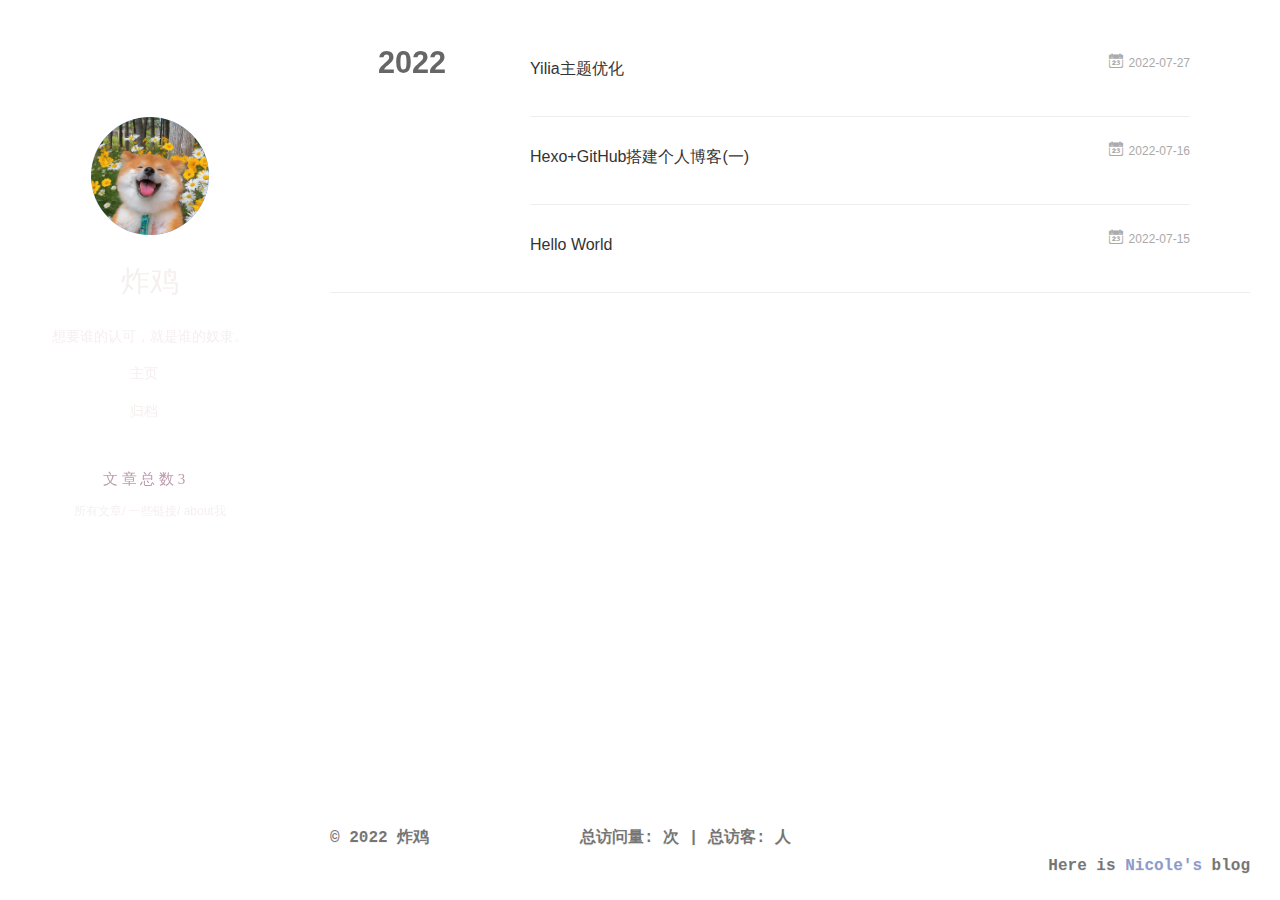
<file: archives/index.html>
<!DOCTYPE html>
<html>
<head>
  <meta charset="utf-8">
  
  <meta name="renderer" content="webkit">
  <meta http-equiv="X-UA-Compatible" content="IE=edge" >
  <link rel="dns-prefetch" href="http://zhaji02x.github.io">
  <title>Archives | 鸡鸡的小屋</title>
  <meta name="viewport" content="width=device-width, initial-scale=1, maximum-scale=1">
  <meta name="description" content="ZHAJI">
<meta property="og:type" content="website">
<meta property="og:title" content="鸡鸡的小屋">
<meta property="og:url" content="http://zhaji02x.github.io/archives/index.html">
<meta property="og:site_name" content="鸡鸡的小屋">
<meta property="og:description" content="ZHAJI">
<meta property="og:locale" content="zh_CN">
<meta property="article:author" content="炸鸡">
<meta property="article:tag" content="HEIHEI">
<meta name="twitter:card" content="summary">
  
    <link rel="alternative" href="/atom.xml" title="鸡鸡的小屋" type="application/atom+xml">
  
  
    <link rel="icon" href="/img/favicon.png">
  
  <link rel="stylesheet" type="text/css" href="/./main.0cf68a.css">
  <style type="text/css">
  
    #container.show {
      background: linear-gradient(200deg,#3faf78,#2b2d11);
    }
  </style>
  

  

<meta name="generator" content="Hexo 6.2.0"></head>

<body>
  <div id="container" q-class="show:isCtnShow">
    <canvas id="anm-canvas" class="anm-canvas"></canvas>
    <div class="left-col" q-class="show:isShow">
      

<!--<div class="overlay" style="background: #4d4d4d"></div>-->
<div class="overlay" ></div>
<div class="intrude-less">
	<header id="header" class="inner">
		<a href="/" class="profilepic">
			<img src="/img/avatar.png" class="js-avatar show">
		</a>
		<hgroup>
		  <h1 class="header-author"><a href="/">炸鸡</a></h1>
		</hgroup>
		
		<p class="header-subtitle"> 想要谁的认可，就是谁的奴隶。</p>
		

		<nav class="header-menu">
			<ul>
			
				<li><a href="/">主页</a></li>
	        
				<li><a href="/archives/index.html">归档</a></li>
	        
					<nav class="zongshu">
			   			 文 章 总 数 3
					</nav>
			</ul>
		</nav>



		<nav class="header-smart-menu">
    		
    			
    			<a q-on="click: openSlider(e, 'innerArchive')" href="javascript:void(0)">所有文章</a>
    			
            
    			
    			<a q-on="click: openSlider(e, 'friends')" href="javascript:void(0)">一些链接</a>
    			
            
    			
    			<a q-on="click: openSlider(e, 'aboutme')" href="javascript:void(0)">about我</a>
    			
            
		</nav>
		<nav class="header-nav">
			<div class="social">
				
			</div>
		</nav>
	</header>
</div>

    </div>
    <div class="mid-col" q-class="show:isShow,hide:isShow|isFalse">
      
<nav id="mobile-nav">
  	<div class="overlay js-overlay" style="background: #4d4d4d"></div>
	<div class="btnctn js-mobile-btnctn">
  		<div class="slider-trigger list" q-on="click: openSlider(e)"><i class="icon icon-sort"></i></div>
	</div>
	<div class="intrude-less">
		<header id="header" class="inner">
			<div class="profilepic">
				<img src="/img/avatar.png" class="js-avatar">
			</div>
			<hgroup>
			  <h1 class="header-author js-header-author">炸鸡</h1>
			</hgroup>
			
			<p class="header-subtitle"><i class="icon icon-quo-left"></i> 想要谁的认可，就是谁的奴隶。<i class="icon icon-quo-right"></i></p>
			
			
			
				
			
				
			
			
			
			<nav class="header-nav">
				<div class="social">
					
				</div>
			</nav>

			<nav class="header-menu js-header-menu">
				<ul style="width: 50%">
				
				
					<li style="width: 50%"><a href="/">主页</a></li>
		        
					<li style="width: 50%"><a href="/archives/index.html">归档</a></li>
		        
				</ul>
			</nav>
		</header>				
	</div>
	<div class="mobile-mask" style="display:none" q-show="isShow"></div>
</nav>

      <div id="wrapper" class="body-wrap">
        <div class="menu-l">
          <div class="canvas-wrap">
            <canvas data-colors="#eaeaea" data-sectionHeight="100" data-contentId="js-content" id="myCanvas1" class="anm-canvas"></canvas>
          </div>
          <div id="js-content" class="content-ll">
            
  
  
    
    
      
      
      <section class="archives-wrap">
        <div class="archive-year-wrap">
          <a href="/%E5%BD%92%E6%A1%A3/2022" class="archive-year">2022</a>
        </div>
        <div class="archives">
    
    <article class="archive-article archive-type-post">
  <div class="archive-article-inner">
    <header class="archive-article-header">
      	<div class="article-meta">
	      	<a href="/2022/07/27/yilia%E4%B8%BB%E9%A2%98%E4%BC%98%E5%8C%96/" class="archive-article-date">
  	<time datetime="2022-07-27T07:04:53.000Z" itemprop="datePublished"><i class="icon-calendar icon"></i>2022-07-27</time>
</a>
        </div>
    	 
  
    <h1 itemprop="name">
      <a class="archive-article-title" href="/2022/07/27/yilia%E4%B8%BB%E9%A2%98%E4%BC%98%E5%8C%96/">Yilia主题优化</a>
    </h1>
  

        <div class="article-info info-on-right">
          
          

        </div>
        <div class="clearfix"></div>
    </header>
  </div>
</article>
  
    
    
    <article class="archive-article archive-type-post">
  <div class="archive-article-inner">
    <header class="archive-article-header">
      	<div class="article-meta">
	      	<a href="/2022/07/16/%E7%AC%AC%E4%B8%80%E7%AF%87%E6%96%87%E7%AB%A0/" class="archive-article-date">
  	<time datetime="2022-07-16T05:15:27.327Z" itemprop="datePublished"><i class="icon-calendar icon"></i>2022-07-16</time>
</a>
        </div>
    	 
  
    <h1 itemprop="name">
      <a class="archive-article-title" href="/2022/07/16/%E7%AC%AC%E4%B8%80%E7%AF%87%E6%96%87%E7%AB%A0/">Hexo+GitHub搭建个人博客(一)</a>
    </h1>
  

        <div class="article-info info-on-right">
          
          

        </div>
        <div class="clearfix"></div>
    </header>
  </div>
</article>
  
    
    
    <article class="archive-article archive-type-post">
  <div class="archive-article-inner">
    <header class="archive-article-header">
      	<div class="article-meta">
	      	<a href="/2022/07/15/hello-world/" class="archive-article-date">
  	<time datetime="2022-07-15T07:16:23.151Z" itemprop="datePublished"><i class="icon-calendar icon"></i>2022-07-15</time>
</a>
        </div>
    	 
  
    <h1 itemprop="name">
      <a class="archive-article-title" href="/2022/07/15/hello-world/">Hello World</a>
    </h1>
  

        <div class="article-info info-on-right">
          
          

        </div>
        <div class="clearfix"></div>
    </header>
  </div>
</article>
  
  
    </div></section>
  

    



          </div>
        </div>
      </div>
      <footer id="footer">
  <div class="outer">
    <div id="footer-info">
    	<div class="footer-left">
    		&copy; 2022 炸鸡
    	</div>
    </div>

<!-- 根据个人喜好在相应位置添加以下代码 -->
 <div class="count-span">
     <span id="busuanzi_container_site_pv">
     总访问量: <span id="busuanzi_value_site_pv"></span>次 |
     </span>
     <span id="busuanzi_container_site_uv">
     总访客: <span id="busuanzi_value_site_uv"></span>人
     </span>
 </div>
 <!-- 根据个人喜好在相应位置添加以上代码 -->

      	<div class="footer-right">
      	Here is <a href="https://zhaji02x.github.io" target="_blank">Nicole's</a> blog
      	</div>
    </div>
</footer>
<!--页面点击小红心-->
<script type="text/javascript" src="/love.js"></script>
<!-- 不蒜子统计 -->
<script  async  src="https://busuanzi.ibruce.info/busuanzi/2.3/busuanzi.pure.mini.js"></script>

    </div>
    <script>
	var yiliaConfig = {
		mathjax: false,
		isHome: false,
		isPost: false,
		isArchive: true,
		isTag: false,
		isCategory: false,
		open_in_new: false,
		toc_hide_index: true,
		root: "/",
		innerArchive: true,
		showTags: false
	}
</script>

<script>!function(t){function n(e){if(r[e])return r[e].exports;var i=r[e]={exports:{},id:e,loaded:!1};return t[e].call(i.exports,i,i.exports,n),i.loaded=!0,i.exports}var r={};n.m=t,n.c=r,n.p="./",n(0)}([function(t,n,r){r(195),t.exports=r(191)},function(t,n,r){var e=r(3),i=r(52),o=r(27),u=r(28),c=r(53),f="prototype",a=function(t,n,r){var s,l,h,v,p=t&a.F,d=t&a.G,y=t&a.S,g=t&a.P,b=t&a.B,m=d?e:y?e[n]||(e[n]={}):(e[n]||{})[f],x=d?i:i[n]||(i[n]={}),w=x[f]||(x[f]={});d&&(r=n);for(s in r)l=!p&&m&&void 0!==m[s],h=(l?m:r)[s],v=b&&l?c(h,e):g&&"function"==typeof h?c(Function.call,h):h,m&&u(m,s,h,t&a.U),x[s]!=h&&o(x,s,v),g&&w[s]!=h&&(w[s]=h)};e.core=i,a.F=1,a.G=2,a.S=4,a.P=8,a.B=16,a.W=32,a.U=64,a.R=128,t.exports=a},function(t,n,r){var e=r(6);t.exports=function(t){if(!e(t))throw TypeError(t+" is not an object!");return t}},function(t,n){var r=t.exports="undefined"!=typeof window&&window.Math==Math?window:"undefined"!=typeof self&&self.Math==Math?self:Function("return this")();"number"==typeof __g&&(__g=r)},function(t,n){t.exports=function(t){try{return!!t()}catch(t){return!0}}},function(t,n){var r=t.exports="undefined"!=typeof window&&window.Math==Math?window:"undefined"!=typeof self&&self.Math==Math?self:Function("return this")();"number"==typeof __g&&(__g=r)},function(t,n){t.exports=function(t){return"object"==typeof t?null!==t:"function"==typeof t}},function(t,n,r){var e=r(126)("wks"),i=r(76),o=r(3).Symbol,u="function"==typeof o;(t.exports=function(t){return e[t]||(e[t]=u&&o[t]||(u?o:i)("Symbol."+t))}).store=e},function(t,n){var r={}.hasOwnProperty;t.exports=function(t,n){return r.call(t,n)}},function(t,n,r){var e=r(94),i=r(33);t.exports=function(t){return e(i(t))}},function(t,n,r){t.exports=!r(4)(function(){return 7!=Object.defineProperty({},"a",{get:function(){return 7}}).a})},function(t,n,r){var e=r(2),i=r(167),o=r(50),u=Object.defineProperty;n.f=r(10)?Object.defineProperty:function(t,n,r){if(e(t),n=o(n,!0),e(r),i)try{return u(t,n,r)}catch(t){}if("get"in r||"set"in r)throw TypeError("Accessors not supported!");return"value"in r&&(t[n]=r.value),t}},function(t,n,r){t.exports=!r(18)(function(){return 7!=Object.defineProperty({},"a",{get:function(){return 7}}).a})},function(t,n,r){var e=r(14),i=r(22);t.exports=r(12)?function(t,n,r){return e.f(t,n,i(1,r))}:function(t,n,r){return t[n]=r,t}},function(t,n,r){var e=r(20),i=r(58),o=r(42),u=Object.defineProperty;n.f=r(12)?Object.defineProperty:function(t,n,r){if(e(t),n=o(n,!0),e(r),i)try{return u(t,n,r)}catch(t){}if("get"in r||"set"in r)throw TypeError("Accessors not supported!");return"value"in r&&(t[n]=r.value),t}},function(t,n,r){var e=r(40)("wks"),i=r(23),o=r(5).Symbol,u="function"==typeof o;(t.exports=function(t){return e[t]||(e[t]=u&&o[t]||(u?o:i)("Symbol."+t))}).store=e},function(t,n,r){var e=r(67),i=Math.min;t.exports=function(t){return t>0?i(e(t),9007199254740991):0}},function(t,n,r){var e=r(46);t.exports=function(t){return Object(e(t))}},function(t,n){t.exports=function(t){try{return!!t()}catch(t){return!0}}},function(t,n,r){var e=r(63),i=r(34);t.exports=Object.keys||function(t){return e(t,i)}},function(t,n,r){var e=r(21);t.exports=function(t){if(!e(t))throw TypeError(t+" is not an object!");return t}},function(t,n){t.exports=function(t){return"object"==typeof t?null!==t:"function"==typeof t}},function(t,n){t.exports=function(t,n){return{enumerable:!(1&t),configurable:!(2&t),writable:!(4&t),value:n}}},function(t,n){var r=0,e=Math.random();t.exports=function(t){return"Symbol(".concat(void 0===t?"":t,")_",(++r+e).toString(36))}},function(t,n){var r={}.hasOwnProperty;t.exports=function(t,n){return r.call(t,n)}},function(t,n){var r=t.exports={version:"2.4.0"};"number"==typeof __e&&(__e=r)},function(t,n){t.exports=function(t){if("function"!=typeof t)throw TypeError(t+" is not a function!");return t}},function(t,n,r){var e=r(11),i=r(66);t.exports=r(10)?function(t,n,r){return e.f(t,n,i(1,r))}:function(t,n,r){return t[n]=r,t}},function(t,n,r){var e=r(3),i=r(27),o=r(24),u=r(76)("src"),c="toString",f=Function[c],a=(""+f).split(c);r(52).inspectSource=function(t){return f.call(t)},(t.exports=function(t,n,r,c){var f="function"==typeof r;f&&(o(r,"name")||i(r,"name",n)),t[n]!==r&&(f&&(o(r,u)||i(r,u,t[n]?""+t[n]:a.join(String(n)))),t===e?t[n]=r:c?t[n]?t[n]=r:i(t,n,r):(delete t[n],i(t,n,r)))})(Function.prototype,c,function(){return"function"==typeof this&&this[u]||f.call(this)})},function(t,n,r){var e=r(1),i=r(4),o=r(46),u=function(t,n,r,e){var i=String(o(t)),u="<"+n;return""!==r&&(u+=" "+r+'="'+String(e).replace(/"/g,"&quot;")+'"'),u+">"+i+"</"+n+">"};t.exports=function(t,n){var r={};r[t]=n(u),e(e.P+e.F*i(function(){var n=""[t]('"');return n!==n.toLowerCase()||n.split('"').length>3}),"String",r)}},function(t,n,r){var e=r(115),i=r(46);t.exports=function(t){return e(i(t))}},function(t,n,r){var e=r(116),i=r(66),o=r(30),u=r(50),c=r(24),f=r(167),a=Object.getOwnPropertyDescriptor;n.f=r(10)?a:function(t,n){if(t=o(t),n=u(n,!0),f)try{return a(t,n)}catch(t){}if(c(t,n))return i(!e.f.call(t,n),t[n])}},function(t,n,r){var e=r(24),i=r(17),o=r(145)("IE_PROTO"),u=Object.prototype;t.exports=Object.getPrototypeOf||function(t){return t=i(t),e(t,o)?t[o]:"function"==typeof t.constructor&&t instanceof t.constructor?t.constructor.prototype:t instanceof Object?u:null}},function(t,n){t.exports=function(t){if(void 0==t)throw TypeError("Can't call method on  "+t);return t}},function(t,n){t.exports="constructor,hasOwnProperty,isPrototypeOf,propertyIsEnumerable,toLocaleString,toString,valueOf".split(",")},function(t,n){t.exports={}},function(t,n){t.exports=!0},function(t,n){n.f={}.propertyIsEnumerable},function(t,n,r){var e=r(14).f,i=r(8),o=r(15)("toStringTag");t.exports=function(t,n,r){t&&!i(t=r?t:t.prototype,o)&&e(t,o,{configurable:!0,value:n})}},function(t,n,r){var e=r(40)("keys"),i=r(23);t.exports=function(t){return e[t]||(e[t]=i(t))}},function(t,n,r){var e=r(5),i="__core-js_shared__",o=e[i]||(e[i]={});t.exports=function(t){return o[t]||(o[t]={})}},function(t,n){var r=Math.ceil,e=Math.floor;t.exports=function(t){return isNaN(t=+t)?0:(t>0?e:r)(t)}},function(t,n,r){var e=r(21);t.exports=function(t,n){if(!e(t))return t;var r,i;if(n&&"function"==typeof(r=t.toString)&&!e(i=r.call(t)))return i;if("function"==typeof(r=t.valueOf)&&!e(i=r.call(t)))return i;if(!n&&"function"==typeof(r=t.toString)&&!e(i=r.call(t)))return i;throw TypeError("Can't convert object to primitive value")}},function(t,n,r){var e=r(5),i=r(25),o=r(36),u=r(44),c=r(14).f;t.exports=function(t){var n=i.Symbol||(i.Symbol=o?{}:e.Symbol||{});"_"==t.charAt(0)||t in n||c(n,t,{value:u.f(t)})}},function(t,n,r){n.f=r(15)},function(t,n){var r={}.toString;t.exports=function(t){return r.call(t).slice(8,-1)}},function(t,n){t.exports=function(t){if(void 0==t)throw TypeError("Can't call method on  "+t);return t}},function(t,n,r){var e=r(4);t.exports=function(t,n){return!!t&&e(function(){n?t.call(null,function(){},1):t.call(null)})}},function(t,n,r){var e=r(53),i=r(115),o=r(17),u=r(16),c=r(203);t.exports=function(t,n){var r=1==t,f=2==t,a=3==t,s=4==t,l=6==t,h=5==t||l,v=n||c;return function(n,c,p){for(var d,y,g=o(n),b=i(g),m=e(c,p,3),x=u(b.length),w=0,S=r?v(n,x):f?v(n,0):void 0;x>w;w++)if((h||w in b)&&(d=b[w],y=m(d,w,g),t))if(r)S[w]=y;else if(y)switch(t){case 3:return!0;case 5:return d;case 6:return w;case 2:S.push(d)}else if(s)return!1;return l?-1:a||s?s:S}}},function(t,n,r){var e=r(1),i=r(52),o=r(4);t.exports=function(t,n){var r=(i.Object||{})[t]||Object[t],u={};u[t]=n(r),e(e.S+e.F*o(function(){r(1)}),"Object",u)}},function(t,n,r){var e=r(6);t.exports=function(t,n){if(!e(t))return t;var r,i;if(n&&"function"==typeof(r=t.toString)&&!e(i=r.call(t)))return i;if("function"==typeof(r=t.valueOf)&&!e(i=r.call(t)))return i;if(!n&&"function"==typeof(r=t.toString)&&!e(i=r.call(t)))return i;throw TypeError("Can't convert object to primitive value")}},function(t,n,r){var e=r(5),i=r(25),o=r(91),u=r(13),c="prototype",f=function(t,n,r){var a,s,l,h=t&f.F,v=t&f.G,p=t&f.S,d=t&f.P,y=t&f.B,g=t&f.W,b=v?i:i[n]||(i[n]={}),m=b[c],x=v?e:p?e[n]:(e[n]||{})[c];v&&(r=n);for(a in r)(s=!h&&x&&void 0!==x[a])&&a in b||(l=s?x[a]:r[a],b[a]=v&&"function"!=typeof x[a]?r[a]:y&&s?o(l,e):g&&x[a]==l?function(t){var n=function(n,r,e){if(this instanceof t){switch(arguments.length){case 0:return new t;case 1:return new t(n);case 2:return new t(n,r)}return new t(n,r,e)}return t.apply(this,arguments)};return n[c]=t[c],n}(l):d&&"function"==typeof l?o(Function.call,l):l,d&&((b.virtual||(b.virtual={}))[a]=l,t&f.R&&m&&!m[a]&&u(m,a,l)))};f.F=1,f.G=2,f.S=4,f.P=8,f.B=16,f.W=32,f.U=64,f.R=128,t.exports=f},function(t,n){var r=t.exports={version:"2.4.0"};"number"==typeof __e&&(__e=r)},function(t,n,r){var e=r(26);t.exports=function(t,n,r){if(e(t),void 0===n)return t;switch(r){case 1:return function(r){return t.call(n,r)};case 2:return function(r,e){return t.call(n,r,e)};case 3:return function(r,e,i){return t.call(n,r,e,i)}}return function(){return t.apply(n,arguments)}}},function(t,n,r){var e=r(183),i=r(1),o=r(126)("metadata"),u=o.store||(o.store=new(r(186))),c=function(t,n,r){var i=u.get(t);if(!i){if(!r)return;u.set(t,i=new e)}var o=i.get(n);if(!o){if(!r)return;i.set(n,o=new e)}return o},f=function(t,n,r){var e=c(n,r,!1);return void 0!==e&&e.has(t)},a=function(t,n,r){var e=c(n,r,!1);return void 0===e?void 0:e.get(t)},s=function(t,n,r,e){c(r,e,!0).set(t,n)},l=function(t,n){var r=c(t,n,!1),e=[];return r&&r.forEach(function(t,n){e.push(n)}),e},h=function(t){return void 0===t||"symbol"==typeof t?t:String(t)},v=function(t){i(i.S,"Reflect",t)};t.exports={store:u,map:c,has:f,get:a,set:s,keys:l,key:h,exp:v}},function(t,n,r){"use strict";if(r(10)){var e=r(69),i=r(3),o=r(4),u=r(1),c=r(127),f=r(152),a=r(53),s=r(68),l=r(66),h=r(27),v=r(73),p=r(67),d=r(16),y=r(75),g=r(50),b=r(24),m=r(180),x=r(114),w=r(6),S=r(17),_=r(137),O=r(70),E=r(32),P=r(71).f,j=r(154),F=r(76),M=r(7),A=r(48),N=r(117),T=r(146),I=r(155),k=r(80),L=r(123),R=r(74),C=r(130),D=r(160),U=r(11),W=r(31),G=U.f,B=W.f,V=i.RangeError,z=i.TypeError,q=i.Uint8Array,K="ArrayBuffer",J="Shared"+K,Y="BYTES_PER_ELEMENT",H="prototype",$=Array[H],X=f.ArrayBuffer,Q=f.DataView,Z=A(0),tt=A(2),nt=A(3),rt=A(4),et=A(5),it=A(6),ot=N(!0),ut=N(!1),ct=I.values,ft=I.keys,at=I.entries,st=$.lastIndexOf,lt=$.reduce,ht=$.reduceRight,vt=$.join,pt=$.sort,dt=$.slice,yt=$.toString,gt=$.toLocaleString,bt=M("iterator"),mt=M("toStringTag"),xt=F("typed_constructor"),wt=F("def_constructor"),St=c.CONSTR,_t=c.TYPED,Ot=c.VIEW,Et="Wrong length!",Pt=A(1,function(t,n){return Tt(T(t,t[wt]),n)}),jt=o(function(){return 1===new q(new Uint16Array([1]).buffer)[0]}),Ft=!!q&&!!q[H].set&&o(function(){new q(1).set({})}),Mt=function(t,n){if(void 0===t)throw z(Et);var r=+t,e=d(t);if(n&&!m(r,e))throw V(Et);return e},At=function(t,n){var r=p(t);if(r<0||r%n)throw V("Wrong offset!");return r},Nt=function(t){if(w(t)&&_t in t)return t;throw z(t+" is not a typed array!")},Tt=function(t,n){if(!(w(t)&&xt in t))throw z("It is not a typed array constructor!");return new t(n)},It=function(t,n){return kt(T(t,t[wt]),n)},kt=function(t,n){for(var r=0,e=n.length,i=Tt(t,e);e>r;)i[r]=n[r++];return i},Lt=function(t,n,r){G(t,n,{get:function(){return this._d[r]}})},Rt=function(t){var n,r,e,i,o,u,c=S(t),f=arguments.length,s=f>1?arguments[1]:void 0,l=void 0!==s,h=j(c);if(void 0!=h&&!_(h)){for(u=h.call(c),e=[],n=0;!(o=u.next()).done;n++)e.push(o.value);c=e}for(l&&f>2&&(s=a(s,arguments[2],2)),n=0,r=d(c.length),i=Tt(this,r);r>n;n++)i[n]=l?s(c[n],n):c[n];return i},Ct=function(){for(var t=0,n=arguments.length,r=Tt(this,n);n>t;)r[t]=arguments[t++];return r},Dt=!!q&&o(function(){gt.call(new q(1))}),Ut=function(){return gt.apply(Dt?dt.call(Nt(this)):Nt(this),arguments)},Wt={copyWithin:function(t,n){return D.call(Nt(this),t,n,arguments.length>2?arguments[2]:void 0)},every:function(t){return rt(Nt(this),t,arguments.length>1?arguments[1]:void 0)},fill:function(t){return C.apply(Nt(this),arguments)},filter:function(t){return It(this,tt(Nt(this),t,arguments.length>1?arguments[1]:void 0))},find:function(t){return et(Nt(this),t,arguments.length>1?arguments[1]:void 0)},findIndex:function(t){return it(Nt(this),t,arguments.length>1?arguments[1]:void 0)},forEach:function(t){Z(Nt(this),t,arguments.length>1?arguments[1]:void 0)},indexOf:function(t){return ut(Nt(this),t,arguments.length>1?arguments[1]:void 0)},includes:function(t){return ot(Nt(this),t,arguments.length>1?arguments[1]:void 0)},join:function(t){return vt.apply(Nt(this),arguments)},lastIndexOf:function(t){return st.apply(Nt(this),arguments)},map:function(t){return Pt(Nt(this),t,arguments.length>1?arguments[1]:void 0)},reduce:function(t){return lt.apply(Nt(this),arguments)},reduceRight:function(t){return ht.apply(Nt(this),arguments)},reverse:function(){for(var t,n=this,r=Nt(n).length,e=Math.floor(r/2),i=0;i<e;)t=n[i],n[i++]=n[--r],n[r]=t;return n},some:function(t){return nt(Nt(this),t,arguments.length>1?arguments[1]:void 0)},sort:function(t){return pt.call(Nt(this),t)},subarray:function(t,n){var r=Nt(this),e=r.length,i=y(t,e);return new(T(r,r[wt]))(r.buffer,r.byteOffset+i*r.BYTES_PER_ELEMENT,d((void 0===n?e:y(n,e))-i))}},Gt=function(t,n){return It(this,dt.call(Nt(this),t,n))},Bt=function(t){Nt(this);var n=At(arguments[1],1),r=this.length,e=S(t),i=d(e.length),o=0;if(i+n>r)throw V(Et);for(;o<i;)this[n+o]=e[o++]},Vt={entries:function(){return at.call(Nt(this))},keys:function(){return ft.call(Nt(this))},values:function(){return ct.call(Nt(this))}},zt=function(t,n){return w(t)&&t[_t]&&"symbol"!=typeof n&&n in t&&String(+n)==String(n)},qt=function(t,n){return zt(t,n=g(n,!0))?l(2,t[n]):B(t,n)},Kt=function(t,n,r){return!(zt(t,n=g(n,!0))&&w(r)&&b(r,"value"))||b(r,"get")||b(r,"set")||r.configurable||b(r,"writable")&&!r.writable||b(r,"enumerable")&&!r.enumerable?G(t,n,r):(t[n]=r.value,t)};St||(W.f=qt,U.f=Kt),u(u.S+u.F*!St,"Object",{getOwnPropertyDescriptor:qt,defineProperty:Kt}),o(function(){yt.call({})})&&(yt=gt=function(){return vt.call(this)});var Jt=v({},Wt);v(Jt,Vt),h(Jt,bt,Vt.values),v(Jt,{slice:Gt,set:Bt,constructor:function(){},toString:yt,toLocaleString:Ut}),Lt(Jt,"buffer","b"),Lt(Jt,"byteOffset","o"),Lt(Jt,"byteLength","l"),Lt(Jt,"length","e"),G(Jt,mt,{get:function(){return this[_t]}}),t.exports=function(t,n,r,f){f=!!f;var a=t+(f?"Clamped":"")+"Array",l="Uint8Array"!=a,v="get"+t,p="set"+t,y=i[a],g=y||{},b=y&&E(y),m=!y||!c.ABV,S={},_=y&&y[H],j=function(t,r){var e=t._d;return e.v[v](r*n+e.o,jt)},F=function(t,r,e){var i=t._d;f&&(e=(e=Math.round(e))<0?0:e>255?255:255&e),i.v[p](r*n+i.o,e,jt)},M=function(t,n){G(t,n,{get:function(){return j(this,n)},set:function(t){return F(this,n,t)},enumerable:!0})};m?(y=r(function(t,r,e,i){s(t,y,a,"_d");var o,u,c,f,l=0,v=0;if(w(r)){if(!(r instanceof X||(f=x(r))==K||f==J))return _t in r?kt(y,r):Rt.call(y,r);o=r,v=At(e,n);var p=r.byteLength;if(void 0===i){if(p%n)throw V(Et);if((u=p-v)<0)throw V(Et)}else if((u=d(i)*n)+v>p)throw V(Et);c=u/n}else c=Mt(r,!0),u=c*n,o=new X(u);for(h(t,"_d",{b:o,o:v,l:u,e:c,v:new Q(o)});l<c;)M(t,l++)}),_=y[H]=O(Jt),h(_,"constructor",y)):L(function(t){new y(null),new y(t)},!0)||(y=r(function(t,r,e,i){s(t,y,a);var o;return w(r)?r instanceof X||(o=x(r))==K||o==J?void 0!==i?new g(r,At(e,n),i):void 0!==e?new g(r,At(e,n)):new g(r):_t in r?kt(y,r):Rt.call(y,r):new g(Mt(r,l))}),Z(b!==Function.prototype?P(g).concat(P(b)):P(g),function(t){t in y||h(y,t,g[t])}),y[H]=_,e||(_.constructor=y));var A=_[bt],N=!!A&&("values"==A.name||void 0==A.name),T=Vt.values;h(y,xt,!0),h(_,_t,a),h(_,Ot,!0),h(_,wt,y),(f?new y(1)[mt]==a:mt in _)||G(_,mt,{get:function(){return a}}),S[a]=y,u(u.G+u.W+u.F*(y!=g),S),u(u.S,a,{BYTES_PER_ELEMENT:n,from:Rt,of:Ct}),Y in _||h(_,Y,n),u(u.P,a,Wt),R(a),u(u.P+u.F*Ft,a,{set:Bt}),u(u.P+u.F*!N,a,Vt),u(u.P+u.F*(_.toString!=yt),a,{toString:yt}),u(u.P+u.F*o(function(){new y(1).slice()}),a,{slice:Gt}),u(u.P+u.F*(o(function(){return[1,2].toLocaleString()!=new y([1,2]).toLocaleString()})||!o(function(){_.toLocaleString.call([1,2])})),a,{toLocaleString:Ut}),k[a]=N?A:T,e||N||h(_,bt,T)}}else t.exports=function(){}},function(t,n){var r={}.toString;t.exports=function(t){return r.call(t).slice(8,-1)}},function(t,n,r){var e=r(21),i=r(5).document,o=e(i)&&e(i.createElement);t.exports=function(t){return o?i.createElement(t):{}}},function(t,n,r){t.exports=!r(12)&&!r(18)(function(){return 7!=Object.defineProperty(r(57)("div"),"a",{get:function(){return 7}}).a})},function(t,n,r){"use strict";var e=r(36),i=r(51),o=r(64),u=r(13),c=r(8),f=r(35),a=r(96),s=r(38),l=r(103),h=r(15)("iterator"),v=!([].keys&&"next"in[].keys()),p="keys",d="values",y=function(){return this};t.exports=function(t,n,r,g,b,m,x){a(r,n,g);var w,S,_,O=function(t){if(!v&&t in F)return F[t];switch(t){case p:case d:return function(){return new r(this,t)}}return function(){return new r(this,t)}},E=n+" Iterator",P=b==d,j=!1,F=t.prototype,M=F[h]||F["@@iterator"]||b&&F[b],A=M||O(b),N=b?P?O("entries"):A:void 0,T="Array"==n?F.entries||M:M;if(T&&(_=l(T.call(new t)))!==Object.prototype&&(s(_,E,!0),e||c(_,h)||u(_,h,y)),P&&M&&M.name!==d&&(j=!0,A=function(){return M.call(this)}),e&&!x||!v&&!j&&F[h]||u(F,h,A),f[n]=A,f[E]=y,b)if(w={values:P?A:O(d),keys:m?A:O(p),entries:N},x)for(S in w)S in F||o(F,S,w[S]);else i(i.P+i.F*(v||j),n,w);return w}},function(t,n,r){var e=r(20),i=r(100),o=r(34),u=r(39)("IE_PROTO"),c=function(){},f="prototype",a=function(){var t,n=r(57)("iframe"),e=o.length;for(n.style.display="none",r(93).appendChild(n),n.src="javascript:",t=n.contentWindow.document,t.open(),t.write("<script>document.F=Object<\/script>"),t.close(),a=t.F;e--;)delete a[f][o[e]];return a()};t.exports=Object.create||function(t,n){var r;return null!==t?(c[f]=e(t),r=new c,c[f]=null,r[u]=t):r=a(),void 0===n?r:i(r,n)}},function(t,n,r){var e=r(63),i=r(34).concat("length","prototype");n.f=Object.getOwnPropertyNames||function(t){return e(t,i)}},function(t,n){n.f=Object.getOwnPropertySymbols},function(t,n,r){var e=r(8),i=r(9),o=r(90)(!1),u=r(39)("IE_PROTO");t.exports=function(t,n){var r,c=i(t),f=0,a=[];for(r in c)r!=u&&e(c,r)&&a.push(r);for(;n.length>f;)e(c,r=n[f++])&&(~o(a,r)||a.push(r));return a}},function(t,n,r){t.exports=r(13)},function(t,n,r){var e=r(76)("meta"),i=r(6),o=r(24),u=r(11).f,c=0,f=Object.isExtensible||function(){return!0},a=!r(4)(function(){return f(Object.preventExtensions({}))}),s=function(t){u(t,e,{value:{i:"O"+ ++c,w:{}}})},l=function(t,n){if(!i(t))return"symbol"==typeof t?t:("string"==typeof t?"S":"P")+t;if(!o(t,e)){if(!f(t))return"F";if(!n)return"E";s(t)}return t[e].i},h=function(t,n){if(!o(t,e)){if(!f(t))return!0;if(!n)return!1;s(t)}return t[e].w},v=function(t){return a&&p.NEED&&f(t)&&!o(t,e)&&s(t),t},p=t.exports={KEY:e,NEED:!1,fastKey:l,getWeak:h,onFreeze:v}},function(t,n){t.exports=function(t,n){return{enumerable:!(1&t),configurable:!(2&t),writable:!(4&t),value:n}}},function(t,n){var r=Math.ceil,e=Math.floor;t.exports=function(t){return isNaN(t=+t)?0:(t>0?e:r)(t)}},function(t,n){t.exports=function(t,n,r,e){if(!(t instanceof n)||void 0!==e&&e in t)throw TypeError(r+": incorrect invocation!");return t}},function(t,n){t.exports=!1},function(t,n,r){var e=r(2),i=r(173),o=r(133),u=r(145)("IE_PROTO"),c=function(){},f="prototype",a=function(){var t,n=r(132)("iframe"),e=o.length;for(n.style.display="none",r(135).appendChild(n),n.src="javascript:",t=n.contentWindow.document,t.open(),t.write("<script>document.F=Object<\/script>"),t.close(),a=t.F;e--;)delete a[f][o[e]];return a()};t.exports=Object.create||function(t,n){var r;return null!==t?(c[f]=e(t),r=new c,c[f]=null,r[u]=t):r=a(),void 0===n?r:i(r,n)}},function(t,n,r){var e=r(175),i=r(133).concat("length","prototype");n.f=Object.getOwnPropertyNames||function(t){return e(t,i)}},function(t,n,r){var e=r(175),i=r(133);t.exports=Object.keys||function(t){return e(t,i)}},function(t,n,r){var e=r(28);t.exports=function(t,n,r){for(var i in n)e(t,i,n[i],r);return t}},function(t,n,r){"use strict";var e=r(3),i=r(11),o=r(10),u=r(7)("species");t.exports=function(t){var n=e[t];o&&n&&!n[u]&&i.f(n,u,{configurable:!0,get:function(){return this}})}},function(t,n,r){var e=r(67),i=Math.max,o=Math.min;t.exports=function(t,n){return t=e(t),t<0?i(t+n,0):o(t,n)}},function(t,n){var r=0,e=Math.random();t.exports=function(t){return"Symbol(".concat(void 0===t?"":t,")_",(++r+e).toString(36))}},function(t,n,r){var e=r(33);t.exports=function(t){return Object(e(t))}},function(t,n,r){var e=r(7)("unscopables"),i=Array.prototype;void 0==i[e]&&r(27)(i,e,{}),t.exports=function(t){i[e][t]=!0}},function(t,n,r){var e=r(53),i=r(169),o=r(137),u=r(2),c=r(16),f=r(154),a={},s={},n=t.exports=function(t,n,r,l,h){var v,p,d,y,g=h?function(){return t}:f(t),b=e(r,l,n?2:1),m=0;if("function"!=typeof g)throw TypeError(t+" is not iterable!");if(o(g)){for(v=c(t.length);v>m;m++)if((y=n?b(u(p=t[m])[0],p[1]):b(t[m]))===a||y===s)return y}else for(d=g.call(t);!(p=d.next()).done;)if((y=i(d,b,p.value,n))===a||y===s)return y};n.BREAK=a,n.RETURN=s},function(t,n){t.exports={}},function(t,n,r){var e=r(11).f,i=r(24),o=r(7)("toStringTag");t.exports=function(t,n,r){t&&!i(t=r?t:t.prototype,o)&&e(t,o,{configurable:!0,value:n})}},function(t,n,r){var e=r(1),i=r(46),o=r(4),u=r(150),c="["+u+"]",f="​",a=RegExp("^"+c+c+"*"),s=RegExp(c+c+"*$"),l=function(t,n,r){var i={},c=o(function(){return!!u[t]()||f[t]()!=f}),a=i[t]=c?n(h):u[t];r&&(i[r]=a),e(e.P+e.F*c,"String",i)},h=l.trim=function(t,n){return t=String(i(t)),1&n&&(t=t.replace(a,"")),2&n&&(t=t.replace(s,"")),t};t.exports=l},function(t,n,r){t.exports={default:r(86),__esModule:!0}},function(t,n,r){t.exports={default:r(87),__esModule:!0}},function(t,n,r){"use strict";function e(t){return t&&t.__esModule?t:{default:t}}n.__esModule=!0;var i=r(84),o=e(i),u=r(83),c=e(u),f="function"==typeof c.default&&"symbol"==typeof o.default?function(t){return typeof t}:function(t){return t&&"function"==typeof c.default&&t.constructor===c.default&&t!==c.default.prototype?"symbol":typeof t};n.default="function"==typeof c.default&&"symbol"===f(o.default)?function(t){return void 0===t?"undefined":f(t)}:function(t){return t&&"function"==typeof c.default&&t.constructor===c.default&&t!==c.default.prototype?"symbol":void 0===t?"undefined":f(t)}},function(t,n,r){r(110),r(108),r(111),r(112),t.exports=r(25).Symbol},function(t,n,r){r(109),r(113),t.exports=r(44).f("iterator")},function(t,n){t.exports=function(t){if("function"!=typeof t)throw TypeError(t+" is not a function!");return t}},function(t,n){t.exports=function(){}},function(t,n,r){var e=r(9),i=r(106),o=r(105);t.exports=function(t){return function(n,r,u){var c,f=e(n),a=i(f.length),s=o(u,a);if(t&&r!=r){for(;a>s;)if((c=f[s++])!=c)return!0}else for(;a>s;s++)if((t||s in f)&&f[s]===r)return t||s||0;return!t&&-1}}},function(t,n,r){var e=r(88);t.exports=function(t,n,r){if(e(t),void 0===n)return t;switch(r){case 1:return function(r){return t.call(n,r)};case 2:return function(r,e){return t.call(n,r,e)};case 3:return function(r,e,i){return t.call(n,r,e,i)}}return function(){return t.apply(n,arguments)}}},function(t,n,r){var e=r(19),i=r(62),o=r(37);t.exports=function(t){var n=e(t),r=i.f;if(r)for(var u,c=r(t),f=o.f,a=0;c.length>a;)f.call(t,u=c[a++])&&n.push(u);return n}},function(t,n,r){t.exports=r(5).document&&document.documentElement},function(t,n,r){var e=r(56);t.exports=Object("z").propertyIsEnumerable(0)?Object:function(t){return"String"==e(t)?t.split(""):Object(t)}},function(t,n,r){var e=r(56);t.exports=Array.isArray||function(t){return"Array"==e(t)}},function(t,n,r){"use strict";var e=r(60),i=r(22),o=r(38),u={};r(13)(u,r(15)("iterator"),function(){return this}),t.exports=function(t,n,r){t.prototype=e(u,{next:i(1,r)}),o(t,n+" Iterator")}},function(t,n){t.exports=function(t,n){return{value:n,done:!!t}}},function(t,n,r){var e=r(19),i=r(9);t.exports=function(t,n){for(var r,o=i(t),u=e(o),c=u.length,f=0;c>f;)if(o[r=u[f++]]===n)return r}},function(t,n,r){var e=r(23)("meta"),i=r(21),o=r(8),u=r(14).f,c=0,f=Object.isExtensible||function(){return!0},a=!r(18)(function(){return f(Object.preventExtensions({}))}),s=function(t){u(t,e,{value:{i:"O"+ ++c,w:{}}})},l=function(t,n){if(!i(t))return"symbol"==typeof t?t:("string"==typeof t?"S":"P")+t;if(!o(t,e)){if(!f(t))return"F";if(!n)return"E";s(t)}return t[e].i},h=function(t,n){if(!o(t,e)){if(!f(t))return!0;if(!n)return!1;s(t)}return t[e].w},v=function(t){return a&&p.NEED&&f(t)&&!o(t,e)&&s(t),t},p=t.exports={KEY:e,NEED:!1,fastKey:l,getWeak:h,onFreeze:v}},function(t,n,r){var e=r(14),i=r(20),o=r(19);t.exports=r(12)?Object.defineProperties:function(t,n){i(t);for(var r,u=o(n),c=u.length,f=0;c>f;)e.f(t,r=u[f++],n[r]);return t}},function(t,n,r){var e=r(37),i=r(22),o=r(9),u=r(42),c=r(8),f=r(58),a=Object.getOwnPropertyDescriptor;n.f=r(12)?a:function(t,n){if(t=o(t),n=u(n,!0),f)try{return a(t,n)}catch(t){}if(c(t,n))return i(!e.f.call(t,n),t[n])}},function(t,n,r){var e=r(9),i=r(61).f,o={}.toString,u="object"==typeof window&&window&&Object.getOwnPropertyNames?Object.getOwnPropertyNames(window):[],c=function(t){try{return i(t)}catch(t){return u.slice()}};t.exports.f=function(t){return u&&"[object Window]"==o.call(t)?c(t):i(e(t))}},function(t,n,r){var e=r(8),i=r(77),o=r(39)("IE_PROTO"),u=Object.prototype;t.exports=Object.getPrototypeOf||function(t){return t=i(t),e(t,o)?t[o]:"function"==typeof t.constructor&&t instanceof t.constructor?t.constructor.prototype:t instanceof Object?u:null}},function(t,n,r){var e=r(41),i=r(33);t.exports=function(t){return function(n,r){var o,u,c=String(i(n)),f=e(r),a=c.length;return f<0||f>=a?t?"":void 0:(o=c.charCodeAt(f),o<55296||o>56319||f+1===a||(u=c.charCodeAt(f+1))<56320||u>57343?t?c.charAt(f):o:t?c.slice(f,f+2):u-56320+(o-55296<<10)+65536)}}},function(t,n,r){var e=r(41),i=Math.max,o=Math.min;t.exports=function(t,n){return t=e(t),t<0?i(t+n,0):o(t,n)}},function(t,n,r){var e=r(41),i=Math.min;t.exports=function(t){return t>0?i(e(t),9007199254740991):0}},function(t,n,r){"use strict";var e=r(89),i=r(97),o=r(35),u=r(9);t.exports=r(59)(Array,"Array",function(t,n){this._t=u(t),this._i=0,this._k=n},function(){var t=this._t,n=this._k,r=this._i++;return!t||r>=t.length?(this._t=void 0,i(1)):"keys"==n?i(0,r):"values"==n?i(0,t[r]):i(0,[r,t[r]])},"values"),o.Arguments=o.Array,e("keys"),e("values"),e("entries")},function(t,n){},function(t,n,r){"use strict";var e=r(104)(!0);r(59)(String,"String",function(t){this._t=String(t),this._i=0},function(){var t,n=this._t,r=this._i;return r>=n.length?{value:void 0,done:!0}:(t=e(n,r),this._i+=t.length,{value:t,done:!1})})},function(t,n,r){"use strict";var e=r(5),i=r(8),o=r(12),u=r(51),c=r(64),f=r(99).KEY,a=r(18),s=r(40),l=r(38),h=r(23),v=r(15),p=r(44),d=r(43),y=r(98),g=r(92),b=r(95),m=r(20),x=r(9),w=r(42),S=r(22),_=r(60),O=r(102),E=r(101),P=r(14),j=r(19),F=E.f,M=P.f,A=O.f,N=e.Symbol,T=e.JSON,I=T&&T.stringify,k="prototype",L=v("_hidden"),R=v("toPrimitive"),C={}.propertyIsEnumerable,D=s("symbol-registry"),U=s("symbols"),W=s("op-symbols"),G=Object[k],B="function"==typeof N,V=e.QObject,z=!V||!V[k]||!V[k].findChild,q=o&&a(function(){return 7!=_(M({},"a",{get:function(){return M(this,"a",{value:7}).a}})).a})?function(t,n,r){var e=F(G,n);e&&delete G[n],M(t,n,r),e&&t!==G&&M(G,n,e)}:M,K=function(t){var n=U[t]=_(N[k]);return n._k=t,n},J=B&&"symbol"==typeof N.iterator?function(t){return"symbol"==typeof t}:function(t){return t instanceof N},Y=function(t,n,r){return t===G&&Y(W,n,r),m(t),n=w(n,!0),m(r),i(U,n)?(r.enumerable?(i(t,L)&&t[L][n]&&(t[L][n]=!1),r=_(r,{enumerable:S(0,!1)})):(i(t,L)||M(t,L,S(1,{})),t[L][n]=!0),q(t,n,r)):M(t,n,r)},H=function(t,n){m(t);for(var r,e=g(n=x(n)),i=0,o=e.length;o>i;)Y(t,r=e[i++],n[r]);return t},$=function(t,n){return void 0===n?_(t):H(_(t),n)},X=function(t){var n=C.call(this,t=w(t,!0));return!(this===G&&i(U,t)&&!i(W,t))&&(!(n||!i(this,t)||!i(U,t)||i(this,L)&&this[L][t])||n)},Q=function(t,n){if(t=x(t),n=w(n,!0),t!==G||!i(U,n)||i(W,n)){var r=F(t,n);return!r||!i(U,n)||i(t,L)&&t[L][n]||(r.enumerable=!0),r}},Z=function(t){for(var n,r=A(x(t)),e=[],o=0;r.length>o;)i(U,n=r[o++])||n==L||n==f||e.push(n);return e},tt=function(t){for(var n,r=t===G,e=A(r?W:x(t)),o=[],u=0;e.length>u;)!i(U,n=e[u++])||r&&!i(G,n)||o.push(U[n]);return o};B||(N=function(){if(this instanceof N)throw TypeError("Symbol is not a constructor!");var t=h(arguments.length>0?arguments[0]:void 0),n=function(r){this===G&&n.call(W,r),i(this,L)&&i(this[L],t)&&(this[L][t]=!1),q(this,t,S(1,r))};return o&&z&&q(G,t,{configurable:!0,set:n}),K(t)},c(N[k],"toString",function(){return this._k}),E.f=Q,P.f=Y,r(61).f=O.f=Z,r(37).f=X,r(62).f=tt,o&&!r(36)&&c(G,"propertyIsEnumerable",X,!0),p.f=function(t){return K(v(t))}),u(u.G+u.W+u.F*!B,{Symbol:N});for(var nt="hasInstance,isConcatSpreadable,iterator,match,replace,search,species,split,toPrimitive,toStringTag,unscopables".split(","),rt=0;nt.length>rt;)v(nt[rt++]);for(var nt=j(v.store),rt=0;nt.length>rt;)d(nt[rt++]);u(u.S+u.F*!B,"Symbol",{for:function(t){return i(D,t+="")?D[t]:D[t]=N(t)},keyFor:function(t){if(J(t))return y(D,t);throw TypeError(t+" is not a symbol!")},useSetter:function(){z=!0},useSimple:function(){z=!1}}),u(u.S+u.F*!B,"Object",{create:$,defineProperty:Y,defineProperties:H,getOwnPropertyDescriptor:Q,getOwnPropertyNames:Z,getOwnPropertySymbols:tt}),T&&u(u.S+u.F*(!B||a(function(){var t=N();return"[null]"!=I([t])||"{}"!=I({a:t})||"{}"!=I(Object(t))})),"JSON",{stringify:function(t){if(void 0!==t&&!J(t)){for(var n,r,e=[t],i=1;arguments.length>i;)e.push(arguments[i++]);return n=e[1],"function"==typeof n&&(r=n),!r&&b(n)||(n=function(t,n){if(r&&(n=r.call(this,t,n)),!J(n))return n}),e[1]=n,I.apply(T,e)}}}),N[k][R]||r(13)(N[k],R,N[k].valueOf),l(N,"Symbol"),l(Math,"Math",!0),l(e.JSON,"JSON",!0)},function(t,n,r){r(43)("asyncIterator")},function(t,n,r){r(43)("observable")},function(t,n,r){r(107);for(var e=r(5),i=r(13),o=r(35),u=r(15)("toStringTag"),c=["NodeList","DOMTokenList","MediaList","StyleSheetList","CSSRuleList"],f=0;f<5;f++){var a=c[f],s=e[a],l=s&&s.prototype;l&&!l[u]&&i(l,u,a),o[a]=o.Array}},function(t,n,r){var e=r(45),i=r(7)("toStringTag"),o="Arguments"==e(function(){return arguments}()),u=function(t,n){try{return t[n]}catch(t){}};t.exports=function(t){var n,r,c;return void 0===t?"Undefined":null===t?"Null":"string"==typeof(r=u(n=Object(t),i))?r:o?e(n):"Object"==(c=e(n))&&"function"==typeof n.callee?"Arguments":c}},function(t,n,r){var e=r(45);t.exports=Object("z").propertyIsEnumerable(0)?Object:function(t){return"String"==e(t)?t.split(""):Object(t)}},function(t,n){n.f={}.propertyIsEnumerable},function(t,n,r){var e=r(30),i=r(16),o=r(75);t.exports=function(t){return function(n,r,u){var c,f=e(n),a=i(f.length),s=o(u,a);if(t&&r!=r){for(;a>s;)if((c=f[s++])!=c)return!0}else for(;a>s;s++)if((t||s in f)&&f[s]===r)return t||s||0;return!t&&-1}}},function(t,n,r){"use strict";var e=r(3),i=r(1),o=r(28),u=r(73),c=r(65),f=r(79),a=r(68),s=r(6),l=r(4),h=r(123),v=r(81),p=r(136);t.exports=function(t,n,r,d,y,g){var b=e[t],m=b,x=y?"set":"add",w=m&&m.prototype,S={},_=function(t){var n=w[t];o(w,t,"delete"==t?function(t){return!(g&&!s(t))&&n.call(this,0===t?0:t)}:"has"==t?function(t){return!(g&&!s(t))&&n.call(this,0===t?0:t)}:"get"==t?function(t){return g&&!s(t)?void 0:n.call(this,0===t?0:t)}:"add"==t?function(t){return n.call(this,0===t?0:t),this}:function(t,r){return n.call(this,0===t?0:t,r),this})};if("function"==typeof m&&(g||w.forEach&&!l(function(){(new m).entries().next()}))){var O=new m,E=O[x](g?{}:-0,1)!=O,P=l(function(){O.has(1)}),j=h(function(t){new m(t)}),F=!g&&l(function(){for(var t=new m,n=5;n--;)t[x](n,n);return!t.has(-0)});j||(m=n(function(n,r){a(n,m,t);var e=p(new b,n,m);return void 0!=r&&f(r,y,e[x],e),e}),m.prototype=w,w.constructor=m),(P||F)&&(_("delete"),_("has"),y&&_("get")),(F||E)&&_(x),g&&w.clear&&delete w.clear}else m=d.getConstructor(n,t,y,x),u(m.prototype,r),c.NEED=!0;return v(m,t),S[t]=m,i(i.G+i.W+i.F*(m!=b),S),g||d.setStrong(m,t,y),m}},function(t,n,r){"use strict";var e=r(27),i=r(28),o=r(4),u=r(46),c=r(7);t.exports=function(t,n,r){var f=c(t),a=r(u,f,""[t]),s=a[0],l=a[1];o(function(){var n={};return n[f]=function(){return 7},7!=""[t](n)})&&(i(String.prototype,t,s),e(RegExp.prototype,f,2==n?function(t,n){return l.call(t,this,n)}:function(t){return l.call(t,this)}))}
},function(t,n,r){"use strict";var e=r(2);t.exports=function(){var t=e(this),n="";return t.global&&(n+="g"),t.ignoreCase&&(n+="i"),t.multiline&&(n+="m"),t.unicode&&(n+="u"),t.sticky&&(n+="y"),n}},function(t,n){t.exports=function(t,n,r){var e=void 0===r;switch(n.length){case 0:return e?t():t.call(r);case 1:return e?t(n[0]):t.call(r,n[0]);case 2:return e?t(n[0],n[1]):t.call(r,n[0],n[1]);case 3:return e?t(n[0],n[1],n[2]):t.call(r,n[0],n[1],n[2]);case 4:return e?t(n[0],n[1],n[2],n[3]):t.call(r,n[0],n[1],n[2],n[3])}return t.apply(r,n)}},function(t,n,r){var e=r(6),i=r(45),o=r(7)("match");t.exports=function(t){var n;return e(t)&&(void 0!==(n=t[o])?!!n:"RegExp"==i(t))}},function(t,n,r){var e=r(7)("iterator"),i=!1;try{var o=[7][e]();o.return=function(){i=!0},Array.from(o,function(){throw 2})}catch(t){}t.exports=function(t,n){if(!n&&!i)return!1;var r=!1;try{var o=[7],u=o[e]();u.next=function(){return{done:r=!0}},o[e]=function(){return u},t(o)}catch(t){}return r}},function(t,n,r){t.exports=r(69)||!r(4)(function(){var t=Math.random();__defineSetter__.call(null,t,function(){}),delete r(3)[t]})},function(t,n){n.f=Object.getOwnPropertySymbols},function(t,n,r){var e=r(3),i="__core-js_shared__",o=e[i]||(e[i]={});t.exports=function(t){return o[t]||(o[t]={})}},function(t,n,r){for(var e,i=r(3),o=r(27),u=r(76),c=u("typed_array"),f=u("view"),a=!(!i.ArrayBuffer||!i.DataView),s=a,l=0,h="Int8Array,Uint8Array,Uint8ClampedArray,Int16Array,Uint16Array,Int32Array,Uint32Array,Float32Array,Float64Array".split(",");l<9;)(e=i[h[l++]])?(o(e.prototype,c,!0),o(e.prototype,f,!0)):s=!1;t.exports={ABV:a,CONSTR:s,TYPED:c,VIEW:f}},function(t,n){"use strict";var r={versions:function(){var t=window.navigator.userAgent;return{trident:t.indexOf("Trident")>-1,presto:t.indexOf("Presto")>-1,webKit:t.indexOf("AppleWebKit")>-1,gecko:t.indexOf("Gecko")>-1&&-1==t.indexOf("KHTML"),mobile:!!t.match(/AppleWebKit.*Mobile.*/),ios:!!t.match(/\(i[^;]+;( U;)? CPU.+Mac OS X/),android:t.indexOf("Android")>-1||t.indexOf("Linux")>-1,iPhone:t.indexOf("iPhone")>-1||t.indexOf("Mac")>-1,iPad:t.indexOf("iPad")>-1,webApp:-1==t.indexOf("Safari"),weixin:-1==t.indexOf("MicroMessenger")}}()};t.exports=r},function(t,n,r){"use strict";var e=r(85),i=function(t){return t&&t.__esModule?t:{default:t}}(e),o=function(){function t(t,n,e){return n||e?String.fromCharCode(n||e):r[t]||t}function n(t){return e[t]}var r={"&quot;":'"',"&lt;":"<","&gt;":">","&amp;":"&","&nbsp;":" "},e={};for(var u in r)e[r[u]]=u;return r["&apos;"]="'",e["'"]="&#39;",{encode:function(t){return t?(""+t).replace(/['<> "&]/g,n).replace(/\r?\n/g,"<br/>").replace(/\s/g,"&nbsp;"):""},decode:function(n){return n?(""+n).replace(/<br\s*\/?>/gi,"\n").replace(/&quot;|&lt;|&gt;|&amp;|&nbsp;|&apos;|&#(\d+);|&#(\d+)/g,t).replace(/\u00a0/g," "):""},encodeBase16:function(t){if(!t)return t;t+="";for(var n=[],r=0,e=t.length;e>r;r++)n.push(t.charCodeAt(r).toString(16).toUpperCase());return n.join("")},encodeBase16forJSON:function(t){if(!t)return t;t=t.replace(/[\u4E00-\u9FBF]/gi,function(t){return escape(t).replace("%u","\\u")});for(var n=[],r=0,e=t.length;e>r;r++)n.push(t.charCodeAt(r).toString(16).toUpperCase());return n.join("")},decodeBase16:function(t){if(!t)return t;t+="";for(var n=[],r=0,e=t.length;e>r;r+=2)n.push(String.fromCharCode("0x"+t.slice(r,r+2)));return n.join("")},encodeObject:function(t){if(t instanceof Array)for(var n=0,r=t.length;r>n;n++)t[n]=o.encodeObject(t[n]);else if("object"==(void 0===t?"undefined":(0,i.default)(t)))for(var e in t)t[e]=o.encodeObject(t[e]);else if("string"==typeof t)return o.encode(t);return t},loadScript:function(t){var n=document.createElement("script");document.getElementsByTagName("body")[0].appendChild(n),n.setAttribute("src",t)},addLoadEvent:function(t){var n=window.onload;"function"!=typeof window.onload?window.onload=t:window.onload=function(){n(),t()}}}}();t.exports=o},function(t,n,r){"use strict";var e=r(17),i=r(75),o=r(16);t.exports=function(t){for(var n=e(this),r=o(n.length),u=arguments.length,c=i(u>1?arguments[1]:void 0,r),f=u>2?arguments[2]:void 0,a=void 0===f?r:i(f,r);a>c;)n[c++]=t;return n}},function(t,n,r){"use strict";var e=r(11),i=r(66);t.exports=function(t,n,r){n in t?e.f(t,n,i(0,r)):t[n]=r}},function(t,n,r){var e=r(6),i=r(3).document,o=e(i)&&e(i.createElement);t.exports=function(t){return o?i.createElement(t):{}}},function(t,n){t.exports="constructor,hasOwnProperty,isPrototypeOf,propertyIsEnumerable,toLocaleString,toString,valueOf".split(",")},function(t,n,r){var e=r(7)("match");t.exports=function(t){var n=/./;try{"/./"[t](n)}catch(r){try{return n[e]=!1,!"/./"[t](n)}catch(t){}}return!0}},function(t,n,r){t.exports=r(3).document&&document.documentElement},function(t,n,r){var e=r(6),i=r(144).set;t.exports=function(t,n,r){var o,u=n.constructor;return u!==r&&"function"==typeof u&&(o=u.prototype)!==r.prototype&&e(o)&&i&&i(t,o),t}},function(t,n,r){var e=r(80),i=r(7)("iterator"),o=Array.prototype;t.exports=function(t){return void 0!==t&&(e.Array===t||o[i]===t)}},function(t,n,r){var e=r(45);t.exports=Array.isArray||function(t){return"Array"==e(t)}},function(t,n,r){"use strict";var e=r(70),i=r(66),o=r(81),u={};r(27)(u,r(7)("iterator"),function(){return this}),t.exports=function(t,n,r){t.prototype=e(u,{next:i(1,r)}),o(t,n+" Iterator")}},function(t,n,r){"use strict";var e=r(69),i=r(1),o=r(28),u=r(27),c=r(24),f=r(80),a=r(139),s=r(81),l=r(32),h=r(7)("iterator"),v=!([].keys&&"next"in[].keys()),p="keys",d="values",y=function(){return this};t.exports=function(t,n,r,g,b,m,x){a(r,n,g);var w,S,_,O=function(t){if(!v&&t in F)return F[t];switch(t){case p:case d:return function(){return new r(this,t)}}return function(){return new r(this,t)}},E=n+" Iterator",P=b==d,j=!1,F=t.prototype,M=F[h]||F["@@iterator"]||b&&F[b],A=M||O(b),N=b?P?O("entries"):A:void 0,T="Array"==n?F.entries||M:M;if(T&&(_=l(T.call(new t)))!==Object.prototype&&(s(_,E,!0),e||c(_,h)||u(_,h,y)),P&&M&&M.name!==d&&(j=!0,A=function(){return M.call(this)}),e&&!x||!v&&!j&&F[h]||u(F,h,A),f[n]=A,f[E]=y,b)if(w={values:P?A:O(d),keys:m?A:O(p),entries:N},x)for(S in w)S in F||o(F,S,w[S]);else i(i.P+i.F*(v||j),n,w);return w}},function(t,n){var r=Math.expm1;t.exports=!r||r(10)>22025.465794806718||r(10)<22025.465794806718||-2e-17!=r(-2e-17)?function(t){return 0==(t=+t)?t:t>-1e-6&&t<1e-6?t+t*t/2:Math.exp(t)-1}:r},function(t,n){t.exports=Math.sign||function(t){return 0==(t=+t)||t!=t?t:t<0?-1:1}},function(t,n,r){var e=r(3),i=r(151).set,o=e.MutationObserver||e.WebKitMutationObserver,u=e.process,c=e.Promise,f="process"==r(45)(u);t.exports=function(){var t,n,r,a=function(){var e,i;for(f&&(e=u.domain)&&e.exit();t;){i=t.fn,t=t.next;try{i()}catch(e){throw t?r():n=void 0,e}}n=void 0,e&&e.enter()};if(f)r=function(){u.nextTick(a)};else if(o){var s=!0,l=document.createTextNode("");new o(a).observe(l,{characterData:!0}),r=function(){l.data=s=!s}}else if(c&&c.resolve){var h=c.resolve();r=function(){h.then(a)}}else r=function(){i.call(e,a)};return function(e){var i={fn:e,next:void 0};n&&(n.next=i),t||(t=i,r()),n=i}}},function(t,n,r){var e=r(6),i=r(2),o=function(t,n){if(i(t),!e(n)&&null!==n)throw TypeError(n+": can't set as prototype!")};t.exports={set:Object.setPrototypeOf||("__proto__"in{}?function(t,n,e){try{e=r(53)(Function.call,r(31).f(Object.prototype,"__proto__").set,2),e(t,[]),n=!(t instanceof Array)}catch(t){n=!0}return function(t,r){return o(t,r),n?t.__proto__=r:e(t,r),t}}({},!1):void 0),check:o}},function(t,n,r){var e=r(126)("keys"),i=r(76);t.exports=function(t){return e[t]||(e[t]=i(t))}},function(t,n,r){var e=r(2),i=r(26),o=r(7)("species");t.exports=function(t,n){var r,u=e(t).constructor;return void 0===u||void 0==(r=e(u)[o])?n:i(r)}},function(t,n,r){var e=r(67),i=r(46);t.exports=function(t){return function(n,r){var o,u,c=String(i(n)),f=e(r),a=c.length;return f<0||f>=a?t?"":void 0:(o=c.charCodeAt(f),o<55296||o>56319||f+1===a||(u=c.charCodeAt(f+1))<56320||u>57343?t?c.charAt(f):o:t?c.slice(f,f+2):u-56320+(o-55296<<10)+65536)}}},function(t,n,r){var e=r(122),i=r(46);t.exports=function(t,n,r){if(e(n))throw TypeError("String#"+r+" doesn't accept regex!");return String(i(t))}},function(t,n,r){"use strict";var e=r(67),i=r(46);t.exports=function(t){var n=String(i(this)),r="",o=e(t);if(o<0||o==1/0)throw RangeError("Count can't be negative");for(;o>0;(o>>>=1)&&(n+=n))1&o&&(r+=n);return r}},function(t,n){t.exports="\t\n\v\f\r   ᠎             　\u2028\u2029\ufeff"},function(t,n,r){var e,i,o,u=r(53),c=r(121),f=r(135),a=r(132),s=r(3),l=s.process,h=s.setImmediate,v=s.clearImmediate,p=s.MessageChannel,d=0,y={},g="onreadystatechange",b=function(){var t=+this;if(y.hasOwnProperty(t)){var n=y[t];delete y[t],n()}},m=function(t){b.call(t.data)};h&&v||(h=function(t){for(var n=[],r=1;arguments.length>r;)n.push(arguments[r++]);return y[++d]=function(){c("function"==typeof t?t:Function(t),n)},e(d),d},v=function(t){delete y[t]},"process"==r(45)(l)?e=function(t){l.nextTick(u(b,t,1))}:p?(i=new p,o=i.port2,i.port1.onmessage=m,e=u(o.postMessage,o,1)):s.addEventListener&&"function"==typeof postMessage&&!s.importScripts?(e=function(t){s.postMessage(t+"","*")},s.addEventListener("message",m,!1)):e=g in a("script")?function(t){f.appendChild(a("script"))[g]=function(){f.removeChild(this),b.call(t)}}:function(t){setTimeout(u(b,t,1),0)}),t.exports={set:h,clear:v}},function(t,n,r){"use strict";var e=r(3),i=r(10),o=r(69),u=r(127),c=r(27),f=r(73),a=r(4),s=r(68),l=r(67),h=r(16),v=r(71).f,p=r(11).f,d=r(130),y=r(81),g="ArrayBuffer",b="DataView",m="prototype",x="Wrong length!",w="Wrong index!",S=e[g],_=e[b],O=e.Math,E=e.RangeError,P=e.Infinity,j=S,F=O.abs,M=O.pow,A=O.floor,N=O.log,T=O.LN2,I="buffer",k="byteLength",L="byteOffset",R=i?"_b":I,C=i?"_l":k,D=i?"_o":L,U=function(t,n,r){var e,i,o,u=Array(r),c=8*r-n-1,f=(1<<c)-1,a=f>>1,s=23===n?M(2,-24)-M(2,-77):0,l=0,h=t<0||0===t&&1/t<0?1:0;for(t=F(t),t!=t||t===P?(i=t!=t?1:0,e=f):(e=A(N(t)/T),t*(o=M(2,-e))<1&&(e--,o*=2),t+=e+a>=1?s/o:s*M(2,1-a),t*o>=2&&(e++,o/=2),e+a>=f?(i=0,e=f):e+a>=1?(i=(t*o-1)*M(2,n),e+=a):(i=t*M(2,a-1)*M(2,n),e=0));n>=8;u[l++]=255&i,i/=256,n-=8);for(e=e<<n|i,c+=n;c>0;u[l++]=255&e,e/=256,c-=8);return u[--l]|=128*h,u},W=function(t,n,r){var e,i=8*r-n-1,o=(1<<i)-1,u=o>>1,c=i-7,f=r-1,a=t[f--],s=127&a;for(a>>=7;c>0;s=256*s+t[f],f--,c-=8);for(e=s&(1<<-c)-1,s>>=-c,c+=n;c>0;e=256*e+t[f],f--,c-=8);if(0===s)s=1-u;else{if(s===o)return e?NaN:a?-P:P;e+=M(2,n),s-=u}return(a?-1:1)*e*M(2,s-n)},G=function(t){return t[3]<<24|t[2]<<16|t[1]<<8|t[0]},B=function(t){return[255&t]},V=function(t){return[255&t,t>>8&255]},z=function(t){return[255&t,t>>8&255,t>>16&255,t>>24&255]},q=function(t){return U(t,52,8)},K=function(t){return U(t,23,4)},J=function(t,n,r){p(t[m],n,{get:function(){return this[r]}})},Y=function(t,n,r,e){var i=+r,o=l(i);if(i!=o||o<0||o+n>t[C])throw E(w);var u=t[R]._b,c=o+t[D],f=u.slice(c,c+n);return e?f:f.reverse()},H=function(t,n,r,e,i,o){var u=+r,c=l(u);if(u!=c||c<0||c+n>t[C])throw E(w);for(var f=t[R]._b,a=c+t[D],s=e(+i),h=0;h<n;h++)f[a+h]=s[o?h:n-h-1]},$=function(t,n){s(t,S,g);var r=+n,e=h(r);if(r!=e)throw E(x);return e};if(u.ABV){if(!a(function(){new S})||!a(function(){new S(.5)})){S=function(t){return new j($(this,t))};for(var X,Q=S[m]=j[m],Z=v(j),tt=0;Z.length>tt;)(X=Z[tt++])in S||c(S,X,j[X]);o||(Q.constructor=S)}var nt=new _(new S(2)),rt=_[m].setInt8;nt.setInt8(0,2147483648),nt.setInt8(1,2147483649),!nt.getInt8(0)&&nt.getInt8(1)||f(_[m],{setInt8:function(t,n){rt.call(this,t,n<<24>>24)},setUint8:function(t,n){rt.call(this,t,n<<24>>24)}},!0)}else S=function(t){var n=$(this,t);this._b=d.call(Array(n),0),this[C]=n},_=function(t,n,r){s(this,_,b),s(t,S,b);var e=t[C],i=l(n);if(i<0||i>e)throw E("Wrong offset!");if(r=void 0===r?e-i:h(r),i+r>e)throw E(x);this[R]=t,this[D]=i,this[C]=r},i&&(J(S,k,"_l"),J(_,I,"_b"),J(_,k,"_l"),J(_,L,"_o")),f(_[m],{getInt8:function(t){return Y(this,1,t)[0]<<24>>24},getUint8:function(t){return Y(this,1,t)[0]},getInt16:function(t){var n=Y(this,2,t,arguments[1]);return(n[1]<<8|n[0])<<16>>16},getUint16:function(t){var n=Y(this,2,t,arguments[1]);return n[1]<<8|n[0]},getInt32:function(t){return G(Y(this,4,t,arguments[1]))},getUint32:function(t){return G(Y(this,4,t,arguments[1]))>>>0},getFloat32:function(t){return W(Y(this,4,t,arguments[1]),23,4)},getFloat64:function(t){return W(Y(this,8,t,arguments[1]),52,8)},setInt8:function(t,n){H(this,1,t,B,n)},setUint8:function(t,n){H(this,1,t,B,n)},setInt16:function(t,n){H(this,2,t,V,n,arguments[2])},setUint16:function(t,n){H(this,2,t,V,n,arguments[2])},setInt32:function(t,n){H(this,4,t,z,n,arguments[2])},setUint32:function(t,n){H(this,4,t,z,n,arguments[2])},setFloat32:function(t,n){H(this,4,t,K,n,arguments[2])},setFloat64:function(t,n){H(this,8,t,q,n,arguments[2])}});y(S,g),y(_,b),c(_[m],u.VIEW,!0),n[g]=S,n[b]=_},function(t,n,r){var e=r(3),i=r(52),o=r(69),u=r(182),c=r(11).f;t.exports=function(t){var n=i.Symbol||(i.Symbol=o?{}:e.Symbol||{});"_"==t.charAt(0)||t in n||c(n,t,{value:u.f(t)})}},function(t,n,r){var e=r(114),i=r(7)("iterator"),o=r(80);t.exports=r(52).getIteratorMethod=function(t){if(void 0!=t)return t[i]||t["@@iterator"]||o[e(t)]}},function(t,n,r){"use strict";var e=r(78),i=r(170),o=r(80),u=r(30);t.exports=r(140)(Array,"Array",function(t,n){this._t=u(t),this._i=0,this._k=n},function(){var t=this._t,n=this._k,r=this._i++;return!t||r>=t.length?(this._t=void 0,i(1)):"keys"==n?i(0,r):"values"==n?i(0,t[r]):i(0,[r,t[r]])},"values"),o.Arguments=o.Array,e("keys"),e("values"),e("entries")},function(t,n){function r(t,n){t.classList?t.classList.add(n):t.className+=" "+n}t.exports=r},function(t,n){function r(t,n){if(t.classList)t.classList.remove(n);else{var r=new RegExp("(^|\\b)"+n.split(" ").join("|")+"(\\b|$)","gi");t.className=t.className.replace(r," ")}}t.exports=r},function(t,n){function r(){throw new Error("setTimeout has not been defined")}function e(){throw new Error("clearTimeout has not been defined")}function i(t){if(s===setTimeout)return setTimeout(t,0);if((s===r||!s)&&setTimeout)return s=setTimeout,setTimeout(t,0);try{return s(t,0)}catch(n){try{return s.call(null,t,0)}catch(n){return s.call(this,t,0)}}}function o(t){if(l===clearTimeout)return clearTimeout(t);if((l===e||!l)&&clearTimeout)return l=clearTimeout,clearTimeout(t);try{return l(t)}catch(n){try{return l.call(null,t)}catch(n){return l.call(this,t)}}}function u(){d&&v&&(d=!1,v.length?p=v.concat(p):y=-1,p.length&&c())}function c(){if(!d){var t=i(u);d=!0;for(var n=p.length;n;){for(v=p,p=[];++y<n;)v&&v[y].run();y=-1,n=p.length}v=null,d=!1,o(t)}}function f(t,n){this.fun=t,this.array=n}function a(){}var s,l,h=t.exports={};!function(){try{s="function"==typeof setTimeout?setTimeout:r}catch(t){s=r}try{l="function"==typeof clearTimeout?clearTimeout:e}catch(t){l=e}}();var v,p=[],d=!1,y=-1;h.nextTick=function(t){var n=new Array(arguments.length-1);if(arguments.length>1)for(var r=1;r<arguments.length;r++)n[r-1]=arguments[r];p.push(new f(t,n)),1!==p.length||d||i(c)},f.prototype.run=function(){this.fun.apply(null,this.array)},h.title="browser",h.browser=!0,h.env={},h.argv=[],h.version="",h.versions={},h.on=a,h.addListener=a,h.once=a,h.off=a,h.removeListener=a,h.removeAllListeners=a,h.emit=a,h.prependListener=a,h.prependOnceListener=a,h.listeners=function(t){return[]},h.binding=function(t){throw new Error("process.binding is not supported")},h.cwd=function(){return"/"},h.chdir=function(t){throw new Error("process.chdir is not supported")},h.umask=function(){return 0}},function(t,n,r){var e=r(45);t.exports=function(t,n){if("number"!=typeof t&&"Number"!=e(t))throw TypeError(n);return+t}},function(t,n,r){"use strict";var e=r(17),i=r(75),o=r(16);t.exports=[].copyWithin||function(t,n){var r=e(this),u=o(r.length),c=i(t,u),f=i(n,u),a=arguments.length>2?arguments[2]:void 0,s=Math.min((void 0===a?u:i(a,u))-f,u-c),l=1;for(f<c&&c<f+s&&(l=-1,f+=s-1,c+=s-1);s-- >0;)f in r?r[c]=r[f]:delete r[c],c+=l,f+=l;return r}},function(t,n,r){var e=r(79);t.exports=function(t,n){var r=[];return e(t,!1,r.push,r,n),r}},function(t,n,r){var e=r(26),i=r(17),o=r(115),u=r(16);t.exports=function(t,n,r,c,f){e(n);var a=i(t),s=o(a),l=u(a.length),h=f?l-1:0,v=f?-1:1;if(r<2)for(;;){if(h in s){c=s[h],h+=v;break}if(h+=v,f?h<0:l<=h)throw TypeError("Reduce of empty array with no initial value")}for(;f?h>=0:l>h;h+=v)h in s&&(c=n(c,s[h],h,a));return c}},function(t,n,r){"use strict";var e=r(26),i=r(6),o=r(121),u=[].slice,c={},f=function(t,n,r){if(!(n in c)){for(var e=[],i=0;i<n;i++)e[i]="a["+i+"]";c[n]=Function("F,a","return new F("+e.join(",")+")")}return c[n](t,r)};t.exports=Function.bind||function(t){var n=e(this),r=u.call(arguments,1),c=function(){var e=r.concat(u.call(arguments));return this instanceof c?f(n,e.length,e):o(n,e,t)};return i(n.prototype)&&(c.prototype=n.prototype),c}},function(t,n,r){"use strict";var e=r(11).f,i=r(70),o=r(73),u=r(53),c=r(68),f=r(46),a=r(79),s=r(140),l=r(170),h=r(74),v=r(10),p=r(65).fastKey,d=v?"_s":"size",y=function(t,n){var r,e=p(n);if("F"!==e)return t._i[e];for(r=t._f;r;r=r.n)if(r.k==n)return r};t.exports={getConstructor:function(t,n,r,s){var l=t(function(t,e){c(t,l,n,"_i"),t._i=i(null),t._f=void 0,t._l=void 0,t[d]=0,void 0!=e&&a(e,r,t[s],t)});return o(l.prototype,{clear:function(){for(var t=this,n=t._i,r=t._f;r;r=r.n)r.r=!0,r.p&&(r.p=r.p.n=void 0),delete n[r.i];t._f=t._l=void 0,t[d]=0},delete:function(t){var n=this,r=y(n,t);if(r){var e=r.n,i=r.p;delete n._i[r.i],r.r=!0,i&&(i.n=e),e&&(e.p=i),n._f==r&&(n._f=e),n._l==r&&(n._l=i),n[d]--}return!!r},forEach:function(t){c(this,l,"forEach");for(var n,r=u(t,arguments.length>1?arguments[1]:void 0,3);n=n?n.n:this._f;)for(r(n.v,n.k,this);n&&n.r;)n=n.p},has:function(t){return!!y(this,t)}}),v&&e(l.prototype,"size",{get:function(){return f(this[d])}}),l},def:function(t,n,r){var e,i,o=y(t,n);return o?o.v=r:(t._l=o={i:i=p(n,!0),k:n,v:r,p:e=t._l,n:void 0,r:!1},t._f||(t._f=o),e&&(e.n=o),t[d]++,"F"!==i&&(t._i[i]=o)),t},getEntry:y,setStrong:function(t,n,r){s(t,n,function(t,n){this._t=t,this._k=n,this._l=void 0},function(){for(var t=this,n=t._k,r=t._l;r&&r.r;)r=r.p;return t._t&&(t._l=r=r?r.n:t._t._f)?"keys"==n?l(0,r.k):"values"==n?l(0,r.v):l(0,[r.k,r.v]):(t._t=void 0,l(1))},r?"entries":"values",!r,!0),h(n)}}},function(t,n,r){var e=r(114),i=r(161);t.exports=function(t){return function(){if(e(this)!=t)throw TypeError(t+"#toJSON isn't generic");return i(this)}}},function(t,n,r){"use strict";var e=r(73),i=r(65).getWeak,o=r(2),u=r(6),c=r(68),f=r(79),a=r(48),s=r(24),l=a(5),h=a(6),v=0,p=function(t){return t._l||(t._l=new d)},d=function(){this.a=[]},y=function(t,n){return l(t.a,function(t){return t[0]===n})};d.prototype={get:function(t){var n=y(this,t);if(n)return n[1]},has:function(t){return!!y(this,t)},set:function(t,n){var r=y(this,t);r?r[1]=n:this.a.push([t,n])},delete:function(t){var n=h(this.a,function(n){return n[0]===t});return~n&&this.a.splice(n,1),!!~n}},t.exports={getConstructor:function(t,n,r,o){var a=t(function(t,e){c(t,a,n,"_i"),t._i=v++,t._l=void 0,void 0!=e&&f(e,r,t[o],t)});return e(a.prototype,{delete:function(t){if(!u(t))return!1;var n=i(t);return!0===n?p(this).delete(t):n&&s(n,this._i)&&delete n[this._i]},has:function(t){if(!u(t))return!1;var n=i(t);return!0===n?p(this).has(t):n&&s(n,this._i)}}),a},def:function(t,n,r){var e=i(o(n),!0);return!0===e?p(t).set(n,r):e[t._i]=r,t},ufstore:p}},function(t,n,r){t.exports=!r(10)&&!r(4)(function(){return 7!=Object.defineProperty(r(132)("div"),"a",{get:function(){return 7}}).a})},function(t,n,r){var e=r(6),i=Math.floor;t.exports=function(t){return!e(t)&&isFinite(t)&&i(t)===t}},function(t,n,r){var e=r(2);t.exports=function(t,n,r,i){try{return i?n(e(r)[0],r[1]):n(r)}catch(n){var o=t.return;throw void 0!==o&&e(o.call(t)),n}}},function(t,n){t.exports=function(t,n){return{value:n,done:!!t}}},function(t,n){t.exports=Math.log1p||function(t){return(t=+t)>-1e-8&&t<1e-8?t-t*t/2:Math.log(1+t)}},function(t,n,r){"use strict";var e=r(72),i=r(125),o=r(116),u=r(17),c=r(115),f=Object.assign;t.exports=!f||r(4)(function(){var t={},n={},r=Symbol(),e="abcdefghijklmnopqrst";return t[r]=7,e.split("").forEach(function(t){n[t]=t}),7!=f({},t)[r]||Object.keys(f({},n)).join("")!=e})?function(t,n){for(var r=u(t),f=arguments.length,a=1,s=i.f,l=o.f;f>a;)for(var h,v=c(arguments[a++]),p=s?e(v).concat(s(v)):e(v),d=p.length,y=0;d>y;)l.call(v,h=p[y++])&&(r[h]=v[h]);return r}:f},function(t,n,r){var e=r(11),i=r(2),o=r(72);t.exports=r(10)?Object.defineProperties:function(t,n){i(t);for(var r,u=o(n),c=u.length,f=0;c>f;)e.f(t,r=u[f++],n[r]);return t}},function(t,n,r){var e=r(30),i=r(71).f,o={}.toString,u="object"==typeof window&&window&&Object.getOwnPropertyNames?Object.getOwnPropertyNames(window):[],c=function(t){try{return i(t)}catch(t){return u.slice()}};t.exports.f=function(t){return u&&"[object Window]"==o.call(t)?c(t):i(e(t))}},function(t,n,r){var e=r(24),i=r(30),o=r(117)(!1),u=r(145)("IE_PROTO");t.exports=function(t,n){var r,c=i(t),f=0,a=[];for(r in c)r!=u&&e(c,r)&&a.push(r);for(;n.length>f;)e(c,r=n[f++])&&(~o(a,r)||a.push(r));return a}},function(t,n,r){var e=r(72),i=r(30),o=r(116).f;t.exports=function(t){return function(n){for(var r,u=i(n),c=e(u),f=c.length,a=0,s=[];f>a;)o.call(u,r=c[a++])&&s.push(t?[r,u[r]]:u[r]);return s}}},function(t,n,r){var e=r(71),i=r(125),o=r(2),u=r(3).Reflect;t.exports=u&&u.ownKeys||function(t){var n=e.f(o(t)),r=i.f;return r?n.concat(r(t)):n}},function(t,n,r){var e=r(3).parseFloat,i=r(82).trim;t.exports=1/e(r(150)+"-0")!=-1/0?function(t){var n=i(String(t),3),r=e(n);return 0===r&&"-"==n.charAt(0)?-0:r}:e},function(t,n,r){var e=r(3).parseInt,i=r(82).trim,o=r(150),u=/^[\-+]?0[xX]/;t.exports=8!==e(o+"08")||22!==e(o+"0x16")?function(t,n){var r=i(String(t),3);return e(r,n>>>0||(u.test(r)?16:10))}:e},function(t,n){t.exports=Object.is||function(t,n){return t===n?0!==t||1/t==1/n:t!=t&&n!=n}},function(t,n,r){var e=r(16),i=r(149),o=r(46);t.exports=function(t,n,r,u){var c=String(o(t)),f=c.length,a=void 0===r?" ":String(r),s=e(n);if(s<=f||""==a)return c;var l=s-f,h=i.call(a,Math.ceil(l/a.length));return h.length>l&&(h=h.slice(0,l)),u?h+c:c+h}},function(t,n,r){n.f=r(7)},function(t,n,r){"use strict";var e=r(164);t.exports=r(118)("Map",function(t){return function(){return t(this,arguments.length>0?arguments[0]:void 0)}},{get:function(t){var n=e.getEntry(this,t);return n&&n.v},set:function(t,n){return e.def(this,0===t?0:t,n)}},e,!0)},function(t,n,r){r(10)&&"g"!=/./g.flags&&r(11).f(RegExp.prototype,"flags",{configurable:!0,get:r(120)})},function(t,n,r){"use strict";var e=r(164);t.exports=r(118)("Set",function(t){return function(){return t(this,arguments.length>0?arguments[0]:void 0)}},{add:function(t){return e.def(this,t=0===t?0:t,t)}},e)},function(t,n,r){"use strict";var e,i=r(48)(0),o=r(28),u=r(65),c=r(172),f=r(166),a=r(6),s=u.getWeak,l=Object.isExtensible,h=f.ufstore,v={},p=function(t){return function(){return t(this,arguments.length>0?arguments[0]:void 0)}},d={get:function(t){if(a(t)){var n=s(t);return!0===n?h(this).get(t):n?n[this._i]:void 0}},set:function(t,n){return f.def(this,t,n)}},y=t.exports=r(118)("WeakMap",p,d,f,!0,!0);7!=(new y).set((Object.freeze||Object)(v),7).get(v)&&(e=f.getConstructor(p),c(e.prototype,d),u.NEED=!0,i(["delete","has","get","set"],function(t){var n=y.prototype,r=n[t];o(n,t,function(n,i){if(a(n)&&!l(n)){this._f||(this._f=new e);var o=this._f[t](n,i);return"set"==t?this:o}return r.call(this,n,i)})}))},,,,function(t,n){"use strict";function r(){var t=document.querySelector("#page-nav");if(t&&!document.querySelector("#page-nav .extend.prev")&&(t.innerHTML='<a class="extend prev disabled" rel="prev">&laquo; Prev</a>'+t.innerHTML),t&&!document.querySelector("#page-nav .extend.next")&&(t.innerHTML=t.innerHTML+'<a class="extend next disabled" rel="next">Next &raquo;</a>'),yiliaConfig&&yiliaConfig.open_in_new){document.querySelectorAll(".article-entry a:not(.article-more-a)").forEach(function(t){var n=t.getAttribute("target");n&&""!==n||t.setAttribute("target","_blank")})}if(yiliaConfig&&yiliaConfig.toc_hide_index){document.querySelectorAll(".toc-number").forEach(function(t){t.style.display="none"})}var n=document.querySelector("#js-aboutme");n&&0!==n.length&&(n.innerHTML=n.innerText)}t.exports={init:r}},function(t,n,r){"use strict";function e(t){return t&&t.__esModule?t:{default:t}}function i(t,n){var r=/\/|index.html/g;return t.replace(r,"")===n.replace(r,"")}function o(){for(var t=document.querySelectorAll(".js-header-menu li a"),n=window.location.pathname,r=0,e=t.length;r<e;r++){var o=t[r];i(n,o.getAttribute("href"))&&(0,h.default)(o,"active")}}function u(t){for(var n=t.offsetLeft,r=t.offsetParent;null!==r;)n+=r.offsetLeft,r=r.offsetParent;return n}function c(t){for(var n=t.offsetTop,r=t.offsetParent;null!==r;)n+=r.offsetTop,r=r.offsetParent;return n}function f(t,n,r,e,i){var o=u(t),f=c(t)-n;if(f-r<=i){var a=t.$newDom;a||(a=t.cloneNode(!0),(0,d.default)(t,a),t.$newDom=a,a.style.position="fixed",a.style.top=(r||f)+"px",a.style.left=o+"px",a.style.zIndex=e||2,a.style.width="100%",a.style.color="#fff"),a.style.visibility="visible",t.style.visibility="hidden"}else{t.style.visibility="visible";var s=t.$newDom;s&&(s.style.visibility="hidden")}}function a(){var t=document.querySelector(".js-overlay"),n=document.querySelector(".js-header-menu");f(t,document.body.scrollTop,-63,2,0),f(n,document.body.scrollTop,1,3,0)}function s(){document.querySelector("#container").addEventListener("scroll",function(t){a()}),window.addEventListener("scroll",function(t){a()}),a()}var l=r(156),h=e(l),v=r(157),p=(e(v),r(382)),d=e(p),y=r(128),g=e(y),b=r(190),m=e(b),x=r(129);(function(){g.default.versions.mobile&&window.screen.width<800&&(o(),s())})(),(0,x.addLoadEvent)(function(){m.default.init()}),t.exports={}},,,,function(t,n,r){(function(t){"use strict";function n(t,n,r){t[n]||Object[e](t,n,{writable:!0,configurable:!0,value:r})}if(r(381),r(391),r(198),t._babelPolyfill)throw new Error("only one instance of babel-polyfill is allowed");t._babelPolyfill=!0;var e="defineProperty";n(String.prototype,"padLeft","".padStart),n(String.prototype,"padRight","".padEnd),"pop,reverse,shift,keys,values,entries,indexOf,every,some,forEach,map,filter,find,findIndex,includes,join,slice,concat,push,splice,unshift,sort,lastIndexOf,reduce,reduceRight,copyWithin,fill".split(",").forEach(function(t){[][t]&&n(Array,t,Function.call.bind([][t]))})}).call(n,function(){return this}())},,,function(t,n,r){r(210),t.exports=r(52).RegExp.escape},,,,function(t,n,r){var e=r(6),i=r(138),o=r(7)("species");t.exports=function(t){var n;return i(t)&&(n=t.constructor,"function"!=typeof n||n!==Array&&!i(n.prototype)||(n=void 0),e(n)&&null===(n=n[o])&&(n=void 0)),void 0===n?Array:n}},function(t,n,r){var e=r(202);t.exports=function(t,n){return new(e(t))(n)}},function(t,n,r){"use strict";var e=r(2),i=r(50),o="number";t.exports=function(t){if("string"!==t&&t!==o&&"default"!==t)throw TypeError("Incorrect hint");return i(e(this),t!=o)}},function(t,n,r){var e=r(72),i=r(125),o=r(116);t.exports=function(t){var n=e(t),r=i.f;if(r)for(var u,c=r(t),f=o.f,a=0;c.length>a;)f.call(t,u=c[a++])&&n.push(u);return n}},function(t,n,r){var e=r(72),i=r(30);t.exports=function(t,n){for(var r,o=i(t),u=e(o),c=u.length,f=0;c>f;)if(o[r=u[f++]]===n)return r}},function(t,n,r){"use strict";var e=r(208),i=r(121),o=r(26);t.exports=function(){for(var t=o(this),n=arguments.length,r=Array(n),u=0,c=e._,f=!1;n>u;)(r[u]=arguments[u++])===c&&(f=!0);return function(){var e,o=this,u=arguments.length,a=0,s=0;if(!f&&!u)return i(t,r,o);if(e=r.slice(),f)for(;n>a;a++)e[a]===c&&(e[a]=arguments[s++]);for(;u>s;)e.push(arguments[s++]);return i(t,e,o)}}},function(t,n,r){t.exports=r(3)},function(t,n){t.exports=function(t,n){var r=n===Object(n)?function(t){return n[t]}:n;return function(n){return String(n).replace(t,r)}}},function(t,n,r){var e=r(1),i=r(209)(/[\\^$*+?.()|[\]{}]/g,"\\$&");e(e.S,"RegExp",{escape:function(t){return i(t)}})},function(t,n,r){var e=r(1);e(e.P,"Array",{copyWithin:r(160)}),r(78)("copyWithin")},function(t,n,r){"use strict";var e=r(1),i=r(48)(4);e(e.P+e.F*!r(47)([].every,!0),"Array",{every:function(t){return i(this,t,arguments[1])}})},function(t,n,r){var e=r(1);e(e.P,"Array",{fill:r(130)}),r(78)("fill")},function(t,n,r){"use strict";var e=r(1),i=r(48)(2);e(e.P+e.F*!r(47)([].filter,!0),"Array",{filter:function(t){return i(this,t,arguments[1])}})},function(t,n,r){"use strict";var e=r(1),i=r(48)(6),o="findIndex",u=!0;o in[]&&Array(1)[o](function(){u=!1}),e(e.P+e.F*u,"Array",{findIndex:function(t){return i(this,t,arguments.length>1?arguments[1]:void 0)}}),r(78)(o)},function(t,n,r){"use strict";var e=r(1),i=r(48)(5),o="find",u=!0;o in[]&&Array(1)[o](function(){u=!1}),e(e.P+e.F*u,"Array",{find:function(t){return i(this,t,arguments.length>1?arguments[1]:void 0)}}),r(78)(o)},function(t,n,r){"use strict";var e=r(1),i=r(48)(0),o=r(47)([].forEach,!0);e(e.P+e.F*!o,"Array",{forEach:function(t){return i(this,t,arguments[1])}})},function(t,n,r){"use strict";var e=r(53),i=r(1),o=r(17),u=r(169),c=r(137),f=r(16),a=r(131),s=r(154);i(i.S+i.F*!r(123)(function(t){Array.from(t)}),"Array",{from:function(t){var n,r,i,l,h=o(t),v="function"==typeof this?this:Array,p=arguments.length,d=p>1?arguments[1]:void 0,y=void 0!==d,g=0,b=s(h);if(y&&(d=e(d,p>2?arguments[2]:void 0,2)),void 0==b||v==Array&&c(b))for(n=f(h.length),r=new v(n);n>g;g++)a(r,g,y?d(h[g],g):h[g]);else for(l=b.call(h),r=new v;!(i=l.next()).done;g++)a(r,g,y?u(l,d,[i.value,g],!0):i.value);return r.length=g,r}})},function(t,n,r){"use strict";var e=r(1),i=r(117)(!1),o=[].indexOf,u=!!o&&1/[1].indexOf(1,-0)<0;e(e.P+e.F*(u||!r(47)(o)),"Array",{indexOf:function(t){return u?o.apply(this,arguments)||0:i(this,t,arguments[1])}})},function(t,n,r){var e=r(1);e(e.S,"Array",{isArray:r(138)})},function(t,n,r){"use strict";var e=r(1),i=r(30),o=[].join;e(e.P+e.F*(r(115)!=Object||!r(47)(o)),"Array",{join:function(t){return o.call(i(this),void 0===t?",":t)}})},function(t,n,r){"use strict";var e=r(1),i=r(30),o=r(67),u=r(16),c=[].lastIndexOf,f=!!c&&1/[1].lastIndexOf(1,-0)<0;e(e.P+e.F*(f||!r(47)(c)),"Array",{lastIndexOf:function(t){if(f)return c.apply(this,arguments)||0;var n=i(this),r=u(n.length),e=r-1;for(arguments.length>1&&(e=Math.min(e,o(arguments[1]))),e<0&&(e=r+e);e>=0;e--)if(e in n&&n[e]===t)return e||0;return-1}})},function(t,n,r){"use strict";var e=r(1),i=r(48)(1);e(e.P+e.F*!r(47)([].map,!0),"Array",{map:function(t){return i(this,t,arguments[1])}})},function(t,n,r){"use strict";var e=r(1),i=r(131);e(e.S+e.F*r(4)(function(){function t(){}return!(Array.of.call(t)instanceof t)}),"Array",{of:function(){for(var t=0,n=arguments.length,r=new("function"==typeof this?this:Array)(n);n>t;)i(r,t,arguments[t++]);return r.length=n,r}})},function(t,n,r){"use strict";var e=r(1),i=r(162);e(e.P+e.F*!r(47)([].reduceRight,!0),"Array",{reduceRight:function(t){return i(this,t,arguments.length,arguments[1],!0)}})},function(t,n,r){"use strict";var e=r(1),i=r(162);e(e.P+e.F*!r(47)([].reduce,!0),"Array",{reduce:function(t){return i(this,t,arguments.length,arguments[1],!1)}})},function(t,n,r){"use strict";var e=r(1),i=r(135),o=r(45),u=r(75),c=r(16),f=[].slice;e(e.P+e.F*r(4)(function(){i&&f.call(i)}),"Array",{slice:function(t,n){var r=c(this.length),e=o(this);if(n=void 0===n?r:n,"Array"==e)return f.call(this,t,n);for(var i=u(t,r),a=u(n,r),s=c(a-i),l=Array(s),h=0;h<s;h++)l[h]="String"==e?this.charAt(i+h):this[i+h];return l}})},function(t,n,r){"use strict";var e=r(1),i=r(48)(3);e(e.P+e.F*!r(47)([].some,!0),"Array",{some:function(t){return i(this,t,arguments[1])}})},function(t,n,r){"use strict";var e=r(1),i=r(26),o=r(17),u=r(4),c=[].sort,f=[1,2,3];e(e.P+e.F*(u(function(){f.sort(void 0)})||!u(function(){f.sort(null)})||!r(47)(c)),"Array",{sort:function(t){return void 0===t?c.call(o(this)):c.call(o(this),i(t))}})},function(t,n,r){r(74)("Array")},function(t,n,r){var e=r(1);e(e.S,"Date",{now:function(){return(new Date).getTime()}})},function(t,n,r){"use strict";var e=r(1),i=r(4),o=Date.prototype.getTime,u=function(t){return t>9?t:"0"+t};e(e.P+e.F*(i(function(){return"0385-07-25T07:06:39.999Z"!=new Date(-5e13-1).toISOString()})||!i(function(){new Date(NaN).toISOString()})),"Date",{toISOString:function(){
if(!isFinite(o.call(this)))throw RangeError("Invalid time value");var t=this,n=t.getUTCFullYear(),r=t.getUTCMilliseconds(),e=n<0?"-":n>9999?"+":"";return e+("00000"+Math.abs(n)).slice(e?-6:-4)+"-"+u(t.getUTCMonth()+1)+"-"+u(t.getUTCDate())+"T"+u(t.getUTCHours())+":"+u(t.getUTCMinutes())+":"+u(t.getUTCSeconds())+"."+(r>99?r:"0"+u(r))+"Z"}})},function(t,n,r){"use strict";var e=r(1),i=r(17),o=r(50);e(e.P+e.F*r(4)(function(){return null!==new Date(NaN).toJSON()||1!==Date.prototype.toJSON.call({toISOString:function(){return 1}})}),"Date",{toJSON:function(t){var n=i(this),r=o(n);return"number"!=typeof r||isFinite(r)?n.toISOString():null}})},function(t,n,r){var e=r(7)("toPrimitive"),i=Date.prototype;e in i||r(27)(i,e,r(204))},function(t,n,r){var e=Date.prototype,i="Invalid Date",o="toString",u=e[o],c=e.getTime;new Date(NaN)+""!=i&&r(28)(e,o,function(){var t=c.call(this);return t===t?u.call(this):i})},function(t,n,r){var e=r(1);e(e.P,"Function",{bind:r(163)})},function(t,n,r){"use strict";var e=r(6),i=r(32),o=r(7)("hasInstance"),u=Function.prototype;o in u||r(11).f(u,o,{value:function(t){if("function"!=typeof this||!e(t))return!1;if(!e(this.prototype))return t instanceof this;for(;t=i(t);)if(this.prototype===t)return!0;return!1}})},function(t,n,r){var e=r(11).f,i=r(66),o=r(24),u=Function.prototype,c="name",f=Object.isExtensible||function(){return!0};c in u||r(10)&&e(u,c,{configurable:!0,get:function(){try{var t=this,n=(""+t).match(/^\s*function ([^ (]*)/)[1];return o(t,c)||!f(t)||e(t,c,i(5,n)),n}catch(t){return""}}})},function(t,n,r){var e=r(1),i=r(171),o=Math.sqrt,u=Math.acosh;e(e.S+e.F*!(u&&710==Math.floor(u(Number.MAX_VALUE))&&u(1/0)==1/0),"Math",{acosh:function(t){return(t=+t)<1?NaN:t>94906265.62425156?Math.log(t)+Math.LN2:i(t-1+o(t-1)*o(t+1))}})},function(t,n,r){function e(t){return isFinite(t=+t)&&0!=t?t<0?-e(-t):Math.log(t+Math.sqrt(t*t+1)):t}var i=r(1),o=Math.asinh;i(i.S+i.F*!(o&&1/o(0)>0),"Math",{asinh:e})},function(t,n,r){var e=r(1),i=Math.atanh;e(e.S+e.F*!(i&&1/i(-0)<0),"Math",{atanh:function(t){return 0==(t=+t)?t:Math.log((1+t)/(1-t))/2}})},function(t,n,r){var e=r(1),i=r(142);e(e.S,"Math",{cbrt:function(t){return i(t=+t)*Math.pow(Math.abs(t),1/3)}})},function(t,n,r){var e=r(1);e(e.S,"Math",{clz32:function(t){return(t>>>=0)?31-Math.floor(Math.log(t+.5)*Math.LOG2E):32}})},function(t,n,r){var e=r(1),i=Math.exp;e(e.S,"Math",{cosh:function(t){return(i(t=+t)+i(-t))/2}})},function(t,n,r){var e=r(1),i=r(141);e(e.S+e.F*(i!=Math.expm1),"Math",{expm1:i})},function(t,n,r){var e=r(1),i=r(142),o=Math.pow,u=o(2,-52),c=o(2,-23),f=o(2,127)*(2-c),a=o(2,-126),s=function(t){return t+1/u-1/u};e(e.S,"Math",{fround:function(t){var n,r,e=Math.abs(t),o=i(t);return e<a?o*s(e/a/c)*a*c:(n=(1+c/u)*e,r=n-(n-e),r>f||r!=r?o*(1/0):o*r)}})},function(t,n,r){var e=r(1),i=Math.abs;e(e.S,"Math",{hypot:function(t,n){for(var r,e,o=0,u=0,c=arguments.length,f=0;u<c;)r=i(arguments[u++]),f<r?(e=f/r,o=o*e*e+1,f=r):r>0?(e=r/f,o+=e*e):o+=r;return f===1/0?1/0:f*Math.sqrt(o)}})},function(t,n,r){var e=r(1),i=Math.imul;e(e.S+e.F*r(4)(function(){return-5!=i(4294967295,5)||2!=i.length}),"Math",{imul:function(t,n){var r=65535,e=+t,i=+n,o=r&e,u=r&i;return 0|o*u+((r&e>>>16)*u+o*(r&i>>>16)<<16>>>0)}})},function(t,n,r){var e=r(1);e(e.S,"Math",{log10:function(t){return Math.log(t)/Math.LN10}})},function(t,n,r){var e=r(1);e(e.S,"Math",{log1p:r(171)})},function(t,n,r){var e=r(1);e(e.S,"Math",{log2:function(t){return Math.log(t)/Math.LN2}})},function(t,n,r){var e=r(1);e(e.S,"Math",{sign:r(142)})},function(t,n,r){var e=r(1),i=r(141),o=Math.exp;e(e.S+e.F*r(4)(function(){return-2e-17!=!Math.sinh(-2e-17)}),"Math",{sinh:function(t){return Math.abs(t=+t)<1?(i(t)-i(-t))/2:(o(t-1)-o(-t-1))*(Math.E/2)}})},function(t,n,r){var e=r(1),i=r(141),o=Math.exp;e(e.S,"Math",{tanh:function(t){var n=i(t=+t),r=i(-t);return n==1/0?1:r==1/0?-1:(n-r)/(o(t)+o(-t))}})},function(t,n,r){var e=r(1);e(e.S,"Math",{trunc:function(t){return(t>0?Math.floor:Math.ceil)(t)}})},function(t,n,r){"use strict";var e=r(3),i=r(24),o=r(45),u=r(136),c=r(50),f=r(4),a=r(71).f,s=r(31).f,l=r(11).f,h=r(82).trim,v="Number",p=e[v],d=p,y=p.prototype,g=o(r(70)(y))==v,b="trim"in String.prototype,m=function(t){var n=c(t,!1);if("string"==typeof n&&n.length>2){n=b?n.trim():h(n,3);var r,e,i,o=n.charCodeAt(0);if(43===o||45===o){if(88===(r=n.charCodeAt(2))||120===r)return NaN}else if(48===o){switch(n.charCodeAt(1)){case 66:case 98:e=2,i=49;break;case 79:case 111:e=8,i=55;break;default:return+n}for(var u,f=n.slice(2),a=0,s=f.length;a<s;a++)if((u=f.charCodeAt(a))<48||u>i)return NaN;return parseInt(f,e)}}return+n};if(!p(" 0o1")||!p("0b1")||p("+0x1")){p=function(t){var n=arguments.length<1?0:t,r=this;return r instanceof p&&(g?f(function(){y.valueOf.call(r)}):o(r)!=v)?u(new d(m(n)),r,p):m(n)};for(var x,w=r(10)?a(d):"MAX_VALUE,MIN_VALUE,NaN,NEGATIVE_INFINITY,POSITIVE_INFINITY,EPSILON,isFinite,isInteger,isNaN,isSafeInteger,MAX_SAFE_INTEGER,MIN_SAFE_INTEGER,parseFloat,parseInt,isInteger".split(","),S=0;w.length>S;S++)i(d,x=w[S])&&!i(p,x)&&l(p,x,s(d,x));p.prototype=y,y.constructor=p,r(28)(e,v,p)}},function(t,n,r){var e=r(1);e(e.S,"Number",{EPSILON:Math.pow(2,-52)})},function(t,n,r){var e=r(1),i=r(3).isFinite;e(e.S,"Number",{isFinite:function(t){return"number"==typeof t&&i(t)}})},function(t,n,r){var e=r(1);e(e.S,"Number",{isInteger:r(168)})},function(t,n,r){var e=r(1);e(e.S,"Number",{isNaN:function(t){return t!=t}})},function(t,n,r){var e=r(1),i=r(168),o=Math.abs;e(e.S,"Number",{isSafeInteger:function(t){return i(t)&&o(t)<=9007199254740991}})},function(t,n,r){var e=r(1);e(e.S,"Number",{MAX_SAFE_INTEGER:9007199254740991})},function(t,n,r){var e=r(1);e(e.S,"Number",{MIN_SAFE_INTEGER:-9007199254740991})},function(t,n,r){var e=r(1),i=r(178);e(e.S+e.F*(Number.parseFloat!=i),"Number",{parseFloat:i})},function(t,n,r){var e=r(1),i=r(179);e(e.S+e.F*(Number.parseInt!=i),"Number",{parseInt:i})},function(t,n,r){"use strict";var e=r(1),i=r(67),o=r(159),u=r(149),c=1..toFixed,f=Math.floor,a=[0,0,0,0,0,0],s="Number.toFixed: incorrect invocation!",l="0",h=function(t,n){for(var r=-1,e=n;++r<6;)e+=t*a[r],a[r]=e%1e7,e=f(e/1e7)},v=function(t){for(var n=6,r=0;--n>=0;)r+=a[n],a[n]=f(r/t),r=r%t*1e7},p=function(){for(var t=6,n="";--t>=0;)if(""!==n||0===t||0!==a[t]){var r=String(a[t]);n=""===n?r:n+u.call(l,7-r.length)+r}return n},d=function(t,n,r){return 0===n?r:n%2==1?d(t,n-1,r*t):d(t*t,n/2,r)},y=function(t){for(var n=0,r=t;r>=4096;)n+=12,r/=4096;for(;r>=2;)n+=1,r/=2;return n};e(e.P+e.F*(!!c&&("0.000"!==8e-5.toFixed(3)||"1"!==.9.toFixed(0)||"1.25"!==1.255.toFixed(2)||"1000000000000000128"!==(0xde0b6b3a7640080).toFixed(0))||!r(4)(function(){c.call({})})),"Number",{toFixed:function(t){var n,r,e,c,f=o(this,s),a=i(t),g="",b=l;if(a<0||a>20)throw RangeError(s);if(f!=f)return"NaN";if(f<=-1e21||f>=1e21)return String(f);if(f<0&&(g="-",f=-f),f>1e-21)if(n=y(f*d(2,69,1))-69,r=n<0?f*d(2,-n,1):f/d(2,n,1),r*=4503599627370496,(n=52-n)>0){for(h(0,r),e=a;e>=7;)h(1e7,0),e-=7;for(h(d(10,e,1),0),e=n-1;e>=23;)v(1<<23),e-=23;v(1<<e),h(1,1),v(2),b=p()}else h(0,r),h(1<<-n,0),b=p()+u.call(l,a);return a>0?(c=b.length,b=g+(c<=a?"0."+u.call(l,a-c)+b:b.slice(0,c-a)+"."+b.slice(c-a))):b=g+b,b}})},function(t,n,r){"use strict";var e=r(1),i=r(4),o=r(159),u=1..toPrecision;e(e.P+e.F*(i(function(){return"1"!==u.call(1,void 0)})||!i(function(){u.call({})})),"Number",{toPrecision:function(t){var n=o(this,"Number#toPrecision: incorrect invocation!");return void 0===t?u.call(n):u.call(n,t)}})},function(t,n,r){var e=r(1);e(e.S+e.F,"Object",{assign:r(172)})},function(t,n,r){var e=r(1);e(e.S,"Object",{create:r(70)})},function(t,n,r){var e=r(1);e(e.S+e.F*!r(10),"Object",{defineProperties:r(173)})},function(t,n,r){var e=r(1);e(e.S+e.F*!r(10),"Object",{defineProperty:r(11).f})},function(t,n,r){var e=r(6),i=r(65).onFreeze;r(49)("freeze",function(t){return function(n){return t&&e(n)?t(i(n)):n}})},function(t,n,r){var e=r(30),i=r(31).f;r(49)("getOwnPropertyDescriptor",function(){return function(t,n){return i(e(t),n)}})},function(t,n,r){r(49)("getOwnPropertyNames",function(){return r(174).f})},function(t,n,r){var e=r(17),i=r(32);r(49)("getPrototypeOf",function(){return function(t){return i(e(t))}})},function(t,n,r){var e=r(6);r(49)("isExtensible",function(t){return function(n){return!!e(n)&&(!t||t(n))}})},function(t,n,r){var e=r(6);r(49)("isFrozen",function(t){return function(n){return!e(n)||!!t&&t(n)}})},function(t,n,r){var e=r(6);r(49)("isSealed",function(t){return function(n){return!e(n)||!!t&&t(n)}})},function(t,n,r){var e=r(1);e(e.S,"Object",{is:r(180)})},function(t,n,r){var e=r(17),i=r(72);r(49)("keys",function(){return function(t){return i(e(t))}})},function(t,n,r){var e=r(6),i=r(65).onFreeze;r(49)("preventExtensions",function(t){return function(n){return t&&e(n)?t(i(n)):n}})},function(t,n,r){var e=r(6),i=r(65).onFreeze;r(49)("seal",function(t){return function(n){return t&&e(n)?t(i(n)):n}})},function(t,n,r){var e=r(1);e(e.S,"Object",{setPrototypeOf:r(144).set})},function(t,n,r){"use strict";var e=r(114),i={};i[r(7)("toStringTag")]="z",i+""!="[object z]"&&r(28)(Object.prototype,"toString",function(){return"[object "+e(this)+"]"},!0)},function(t,n,r){var e=r(1),i=r(178);e(e.G+e.F*(parseFloat!=i),{parseFloat:i})},function(t,n,r){var e=r(1),i=r(179);e(e.G+e.F*(parseInt!=i),{parseInt:i})},function(t,n,r){"use strict";var e,i,o,u=r(69),c=r(3),f=r(53),a=r(114),s=r(1),l=r(6),h=r(26),v=r(68),p=r(79),d=r(146),y=r(151).set,g=r(143)(),b="Promise",m=c.TypeError,x=c.process,w=c[b],x=c.process,S="process"==a(x),_=function(){},O=!!function(){try{var t=w.resolve(1),n=(t.constructor={})[r(7)("species")]=function(t){t(_,_)};return(S||"function"==typeof PromiseRejectionEvent)&&t.then(_)instanceof n}catch(t){}}(),E=function(t,n){return t===n||t===w&&n===o},P=function(t){var n;return!(!l(t)||"function"!=typeof(n=t.then))&&n},j=function(t){return E(w,t)?new F(t):new i(t)},F=i=function(t){var n,r;this.promise=new t(function(t,e){if(void 0!==n||void 0!==r)throw m("Bad Promise constructor");n=t,r=e}),this.resolve=h(n),this.reject=h(r)},M=function(t){try{t()}catch(t){return{error:t}}},A=function(t,n){if(!t._n){t._n=!0;var r=t._c;g(function(){for(var e=t._v,i=1==t._s,o=0;r.length>o;)!function(n){var r,o,u=i?n.ok:n.fail,c=n.resolve,f=n.reject,a=n.domain;try{u?(i||(2==t._h&&I(t),t._h=1),!0===u?r=e:(a&&a.enter(),r=u(e),a&&a.exit()),r===n.promise?f(m("Promise-chain cycle")):(o=P(r))?o.call(r,c,f):c(r)):f(e)}catch(t){f(t)}}(r[o++]);t._c=[],t._n=!1,n&&!t._h&&N(t)})}},N=function(t){y.call(c,function(){var n,r,e,i=t._v;if(T(t)&&(n=M(function(){S?x.emit("unhandledRejection",i,t):(r=c.onunhandledrejection)?r({promise:t,reason:i}):(e=c.console)&&e.error&&e.error("Unhandled promise rejection",i)}),t._h=S||T(t)?2:1),t._a=void 0,n)throw n.error})},T=function(t){if(1==t._h)return!1;for(var n,r=t._a||t._c,e=0;r.length>e;)if(n=r[e++],n.fail||!T(n.promise))return!1;return!0},I=function(t){y.call(c,function(){var n;S?x.emit("rejectionHandled",t):(n=c.onrejectionhandled)&&n({promise:t,reason:t._v})})},k=function(t){var n=this;n._d||(n._d=!0,n=n._w||n,n._v=t,n._s=2,n._a||(n._a=n._c.slice()),A(n,!0))},L=function(t){var n,r=this;if(!r._d){r._d=!0,r=r._w||r;try{if(r===t)throw m("Promise can't be resolved itself");(n=P(t))?g(function(){var e={_w:r,_d:!1};try{n.call(t,f(L,e,1),f(k,e,1))}catch(t){k.call(e,t)}}):(r._v=t,r._s=1,A(r,!1))}catch(t){k.call({_w:r,_d:!1},t)}}};O||(w=function(t){v(this,w,b,"_h"),h(t),e.call(this);try{t(f(L,this,1),f(k,this,1))}catch(t){k.call(this,t)}},e=function(t){this._c=[],this._a=void 0,this._s=0,this._d=!1,this._v=void 0,this._h=0,this._n=!1},e.prototype=r(73)(w.prototype,{then:function(t,n){var r=j(d(this,w));return r.ok="function"!=typeof t||t,r.fail="function"==typeof n&&n,r.domain=S?x.domain:void 0,this._c.push(r),this._a&&this._a.push(r),this._s&&A(this,!1),r.promise},catch:function(t){return this.then(void 0,t)}}),F=function(){var t=new e;this.promise=t,this.resolve=f(L,t,1),this.reject=f(k,t,1)}),s(s.G+s.W+s.F*!O,{Promise:w}),r(81)(w,b),r(74)(b),o=r(52)[b],s(s.S+s.F*!O,b,{reject:function(t){var n=j(this);return(0,n.reject)(t),n.promise}}),s(s.S+s.F*(u||!O),b,{resolve:function(t){if(t instanceof w&&E(t.constructor,this))return t;var n=j(this);return(0,n.resolve)(t),n.promise}}),s(s.S+s.F*!(O&&r(123)(function(t){w.all(t).catch(_)})),b,{all:function(t){var n=this,r=j(n),e=r.resolve,i=r.reject,o=M(function(){var r=[],o=0,u=1;p(t,!1,function(t){var c=o++,f=!1;r.push(void 0),u++,n.resolve(t).then(function(t){f||(f=!0,r[c]=t,--u||e(r))},i)}),--u||e(r)});return o&&i(o.error),r.promise},race:function(t){var n=this,r=j(n),e=r.reject,i=M(function(){p(t,!1,function(t){n.resolve(t).then(r.resolve,e)})});return i&&e(i.error),r.promise}})},function(t,n,r){var e=r(1),i=r(26),o=r(2),u=(r(3).Reflect||{}).apply,c=Function.apply;e(e.S+e.F*!r(4)(function(){u(function(){})}),"Reflect",{apply:function(t,n,r){var e=i(t),f=o(r);return u?u(e,n,f):c.call(e,n,f)}})},function(t,n,r){var e=r(1),i=r(70),o=r(26),u=r(2),c=r(6),f=r(4),a=r(163),s=(r(3).Reflect||{}).construct,l=f(function(){function t(){}return!(s(function(){},[],t)instanceof t)}),h=!f(function(){s(function(){})});e(e.S+e.F*(l||h),"Reflect",{construct:function(t,n){o(t),u(n);var r=arguments.length<3?t:o(arguments[2]);if(h&&!l)return s(t,n,r);if(t==r){switch(n.length){case 0:return new t;case 1:return new t(n[0]);case 2:return new t(n[0],n[1]);case 3:return new t(n[0],n[1],n[2]);case 4:return new t(n[0],n[1],n[2],n[3])}var e=[null];return e.push.apply(e,n),new(a.apply(t,e))}var f=r.prototype,v=i(c(f)?f:Object.prototype),p=Function.apply.call(t,v,n);return c(p)?p:v}})},function(t,n,r){var e=r(11),i=r(1),o=r(2),u=r(50);i(i.S+i.F*r(4)(function(){Reflect.defineProperty(e.f({},1,{value:1}),1,{value:2})}),"Reflect",{defineProperty:function(t,n,r){o(t),n=u(n,!0),o(r);try{return e.f(t,n,r),!0}catch(t){return!1}}})},function(t,n,r){var e=r(1),i=r(31).f,o=r(2);e(e.S,"Reflect",{deleteProperty:function(t,n){var r=i(o(t),n);return!(r&&!r.configurable)&&delete t[n]}})},function(t,n,r){"use strict";var e=r(1),i=r(2),o=function(t){this._t=i(t),this._i=0;var n,r=this._k=[];for(n in t)r.push(n)};r(139)(o,"Object",function(){var t,n=this,r=n._k;do{if(n._i>=r.length)return{value:void 0,done:!0}}while(!((t=r[n._i++])in n._t));return{value:t,done:!1}}),e(e.S,"Reflect",{enumerate:function(t){return new o(t)}})},function(t,n,r){var e=r(31),i=r(1),o=r(2);i(i.S,"Reflect",{getOwnPropertyDescriptor:function(t,n){return e.f(o(t),n)}})},function(t,n,r){var e=r(1),i=r(32),o=r(2);e(e.S,"Reflect",{getPrototypeOf:function(t){return i(o(t))}})},function(t,n,r){function e(t,n){var r,c,s=arguments.length<3?t:arguments[2];return a(t)===s?t[n]:(r=i.f(t,n))?u(r,"value")?r.value:void 0!==r.get?r.get.call(s):void 0:f(c=o(t))?e(c,n,s):void 0}var i=r(31),o=r(32),u=r(24),c=r(1),f=r(6),a=r(2);c(c.S,"Reflect",{get:e})},function(t,n,r){var e=r(1);e(e.S,"Reflect",{has:function(t,n){return n in t}})},function(t,n,r){var e=r(1),i=r(2),o=Object.isExtensible;e(e.S,"Reflect",{isExtensible:function(t){return i(t),!o||o(t)}})},function(t,n,r){var e=r(1);e(e.S,"Reflect",{ownKeys:r(177)})},function(t,n,r){var e=r(1),i=r(2),o=Object.preventExtensions;e(e.S,"Reflect",{preventExtensions:function(t){i(t);try{return o&&o(t),!0}catch(t){return!1}}})},function(t,n,r){var e=r(1),i=r(144);i&&e(e.S,"Reflect",{setPrototypeOf:function(t,n){i.check(t,n);try{return i.set(t,n),!0}catch(t){return!1}}})},function(t,n,r){function e(t,n,r){var f,h,v=arguments.length<4?t:arguments[3],p=o.f(s(t),n);if(!p){if(l(h=u(t)))return e(h,n,r,v);p=a(0)}return c(p,"value")?!(!1===p.writable||!l(v)||(f=o.f(v,n)||a(0),f.value=r,i.f(v,n,f),0)):void 0!==p.set&&(p.set.call(v,r),!0)}var i=r(11),o=r(31),u=r(32),c=r(24),f=r(1),a=r(66),s=r(2),l=r(6);f(f.S,"Reflect",{set:e})},function(t,n,r){var e=r(3),i=r(136),o=r(11).f,u=r(71).f,c=r(122),f=r(120),a=e.RegExp,s=a,l=a.prototype,h=/a/g,v=/a/g,p=new a(h)!==h;if(r(10)&&(!p||r(4)(function(){return v[r(7)("match")]=!1,a(h)!=h||a(v)==v||"/a/i"!=a(h,"i")}))){a=function(t,n){var r=this instanceof a,e=c(t),o=void 0===n;return!r&&e&&t.constructor===a&&o?t:i(p?new s(e&&!o?t.source:t,n):s((e=t instanceof a)?t.source:t,e&&o?f.call(t):n),r?this:l,a)};for(var d=u(s),y=0;d.length>y;)!function(t){t in a||o(a,t,{configurable:!0,get:function(){return s[t]},set:function(n){s[t]=n}})}(d[y++]);l.constructor=a,a.prototype=l,r(28)(e,"RegExp",a)}r(74)("RegExp")},function(t,n,r){r(119)("match",1,function(t,n,r){return[function(r){"use strict";var e=t(this),i=void 0==r?void 0:r[n];return void 0!==i?i.call(r,e):new RegExp(r)[n](String(e))},r]})},function(t,n,r){r(119)("replace",2,function(t,n,r){return[function(e,i){"use strict";var o=t(this),u=void 0==e?void 0:e[n];return void 0!==u?u.call(e,o,i):r.call(String(o),e,i)},r]})},function(t,n,r){r(119)("search",1,function(t,n,r){return[function(r){"use strict";var e=t(this),i=void 0==r?void 0:r[n];return void 0!==i?i.call(r,e):new RegExp(r)[n](String(e))},r]})},function(t,n,r){r(119)("split",2,function(t,n,e){"use strict";var i=r(122),o=e,u=[].push,c="split",f="length",a="lastIndex";if("c"=="abbc"[c](/(b)*/)[1]||4!="test"[c](/(?:)/,-1)[f]||2!="ab"[c](/(?:ab)*/)[f]||4!="."[c](/(.?)(.?)/)[f]||"."[c](/()()/)[f]>1||""[c](/.?/)[f]){var s=void 0===/()??/.exec("")[1];e=function(t,n){var r=String(this);if(void 0===t&&0===n)return[];if(!i(t))return o.call(r,t,n);var e,c,l,h,v,p=[],d=(t.ignoreCase?"i":"")+(t.multiline?"m":"")+(t.unicode?"u":"")+(t.sticky?"y":""),y=0,g=void 0===n?4294967295:n>>>0,b=new RegExp(t.source,d+"g");for(s||(e=new RegExp("^"+b.source+"$(?!\\s)",d));(c=b.exec(r))&&!((l=c.index+c[0][f])>y&&(p.push(r.slice(y,c.index)),!s&&c[f]>1&&c[0].replace(e,function(){for(v=1;v<arguments[f]-2;v++)void 0===arguments[v]&&(c[v]=void 0)}),c[f]>1&&c.index<r[f]&&u.apply(p,c.slice(1)),h=c[0][f],y=l,p[f]>=g));)b[a]===c.index&&b[a]++;return y===r[f]?!h&&b.test("")||p.push(""):p.push(r.slice(y)),p[f]>g?p.slice(0,g):p}}else"0"[c](void 0,0)[f]&&(e=function(t,n){return void 0===t&&0===n?[]:o.call(this,t,n)});return[function(r,i){var o=t(this),u=void 0==r?void 0:r[n];return void 0!==u?u.call(r,o,i):e.call(String(o),r,i)},e]})},function(t,n,r){"use strict";r(184);var e=r(2),i=r(120),o=r(10),u="toString",c=/./[u],f=function(t){r(28)(RegExp.prototype,u,t,!0)};r(4)(function(){return"/a/b"!=c.call({source:"a",flags:"b"})})?f(function(){var t=e(this);return"/".concat(t.source,"/","flags"in t?t.flags:!o&&t instanceof RegExp?i.call(t):void 0)}):c.name!=u&&f(function(){return c.call(this)})},function(t,n,r){"use strict";r(29)("anchor",function(t){return function(n){return t(this,"a","name",n)}})},function(t,n,r){"use strict";r(29)("big",function(t){return function(){return t(this,"big","","")}})},function(t,n,r){"use strict";r(29)("blink",function(t){return function(){return t(this,"blink","","")}})},function(t,n,r){"use strict";r(29)("bold",function(t){return function(){return t(this,"b","","")}})},function(t,n,r){"use strict";var e=r(1),i=r(147)(!1);e(e.P,"String",{codePointAt:function(t){return i(this,t)}})},function(t,n,r){"use strict";var e=r(1),i=r(16),o=r(148),u="endsWith",c=""[u];e(e.P+e.F*r(134)(u),"String",{endsWith:function(t){var n=o(this,t,u),r=arguments.length>1?arguments[1]:void 0,e=i(n.length),f=void 0===r?e:Math.min(i(r),e),a=String(t);return c?c.call(n,a,f):n.slice(f-a.length,f)===a}})},function(t,n,r){"use strict";r(29)("fixed",function(t){return function(){return t(this,"tt","","")}})},function(t,n,r){"use strict";r(29)("fontcolor",function(t){return function(n){return t(this,"font","color",n)}})},function(t,n,r){"use strict";r(29)("fontsize",function(t){return function(n){return t(this,"font","size",n)}})},function(t,n,r){var e=r(1),i=r(75),o=String.fromCharCode,u=String.fromCodePoint;e(e.S+e.F*(!!u&&1!=u.length),"String",{fromCodePoint:function(t){for(var n,r=[],e=arguments.length,u=0;e>u;){if(n=+arguments[u++],i(n,1114111)!==n)throw RangeError(n+" is not a valid code point");r.push(n<65536?o(n):o(55296+((n-=65536)>>10),n%1024+56320))}return r.join("")}})},function(t,n,r){"use strict";var e=r(1),i=r(148),o="includes";e(e.P+e.F*r(134)(o),"String",{includes:function(t){return!!~i(this,t,o).indexOf(t,arguments.length>1?arguments[1]:void 0)}})},function(t,n,r){"use strict";r(29)("italics",function(t){return function(){return t(this,"i","","")}})},function(t,n,r){"use strict";var e=r(147)(!0);r(140)(String,"String",function(t){this._t=String(t),this._i=0},function(){var t,n=this._t,r=this._i;return r>=n.length?{value:void 0,done:!0}:(t=e(n,r),this._i+=t.length,{value:t,done:!1})})},function(t,n,r){"use strict";r(29)("link",function(t){return function(n){return t(this,"a","href",n)}})},function(t,n,r){var e=r(1),i=r(30),o=r(16);e(e.S,"String",{raw:function(t){for(var n=i(t.raw),r=o(n.length),e=arguments.length,u=[],c=0;r>c;)u.push(String(n[c++])),c<e&&u.push(String(arguments[c]));return u.join("")}})},function(t,n,r){var e=r(1);e(e.P,"String",{repeat:r(149)})},function(t,n,r){"use strict";r(29)("small",function(t){return function(){return t(this,"small","","")}})},function(t,n,r){"use strict";var e=r(1),i=r(16),o=r(148),u="startsWith",c=""[u];e(e.P+e.F*r(134)(u),"String",{startsWith:function(t){var n=o(this,t,u),r=i(Math.min(arguments.length>1?arguments[1]:void 0,n.length)),e=String(t);return c?c.call(n,e,r):n.slice(r,r+e.length)===e}})},function(t,n,r){"use strict";r(29)("strike",function(t){return function(){return t(this,"strike","","")}})},function(t,n,r){"use strict";r(29)("sub",function(t){return function(){return t(this,"sub","","")}})},function(t,n,r){"use strict";r(29)("sup",function(t){return function(){return t(this,"sup","","")}})},function(t,n,r){"use strict";r(82)("trim",function(t){return function(){return t(this,3)}})},function(t,n,r){"use strict";var e=r(3),i=r(24),o=r(10),u=r(1),c=r(28),f=r(65).KEY,a=r(4),s=r(126),l=r(81),h=r(76),v=r(7),p=r(182),d=r(153),y=r(206),g=r(205),b=r(138),m=r(2),x=r(30),w=r(50),S=r(66),_=r(70),O=r(174),E=r(31),P=r(11),j=r(72),F=E.f,M=P.f,A=O.f,N=e.Symbol,T=e.JSON,I=T&&T.stringify,k="prototype",L=v("_hidden"),R=v("toPrimitive"),C={}.propertyIsEnumerable,D=s("symbol-registry"),U=s("symbols"),W=s("op-symbols"),G=Object[k],B="function"==typeof N,V=e.QObject,z=!V||!V[k]||!V[k].findChild,q=o&&a(function(){return 7!=_(M({},"a",{get:function(){return M(this,"a",{value:7}).a}})).a})?function(t,n,r){var e=F(G,n);e&&delete G[n],M(t,n,r),e&&t!==G&&M(G,n,e)}:M,K=function(t){var n=U[t]=_(N[k]);return n._k=t,n},J=B&&"symbol"==typeof N.iterator?function(t){return"symbol"==typeof t}:function(t){return t instanceof N},Y=function(t,n,r){return t===G&&Y(W,n,r),m(t),n=w(n,!0),m(r),i(U,n)?(r.enumerable?(i(t,L)&&t[L][n]&&(t[L][n]=!1),r=_(r,{enumerable:S(0,!1)})):(i(t,L)||M(t,L,S(1,{})),t[L][n]=!0),q(t,n,r)):M(t,n,r)},H=function(t,n){m(t);for(var r,e=g(n=x(n)),i=0,o=e.length;o>i;)Y(t,r=e[i++],n[r]);return t},$=function(t,n){return void 0===n?_(t):H(_(t),n)},X=function(t){var n=C.call(this,t=w(t,!0));return!(this===G&&i(U,t)&&!i(W,t))&&(!(n||!i(this,t)||!i(U,t)||i(this,L)&&this[L][t])||n)},Q=function(t,n){if(t=x(t),n=w(n,!0),t!==G||!i(U,n)||i(W,n)){var r=F(t,n);return!r||!i(U,n)||i(t,L)&&t[L][n]||(r.enumerable=!0),r}},Z=function(t){for(var n,r=A(x(t)),e=[],o=0;r.length>o;)i(U,n=r[o++])||n==L||n==f||e.push(n);return e},tt=function(t){for(var n,r=t===G,e=A(r?W:x(t)),o=[],u=0;e.length>u;)!i(U,n=e[u++])||r&&!i(G,n)||o.push(U[n]);return o};B||(N=function(){if(this instanceof N)throw TypeError("Symbol is not a constructor!");var t=h(arguments.length>0?arguments[0]:void 0),n=function(r){this===G&&n.call(W,r),i(this,L)&&i(this[L],t)&&(this[L][t]=!1),q(this,t,S(1,r))};return o&&z&&q(G,t,{configurable:!0,set:n}),K(t)},c(N[k],"toString",function(){return this._k}),E.f=Q,P.f=Y,r(71).f=O.f=Z,r(116).f=X,r(125).f=tt,o&&!r(69)&&c(G,"propertyIsEnumerable",X,!0),p.f=function(t){return K(v(t))}),u(u.G+u.W+u.F*!B,{Symbol:N});for(var nt="hasInstance,isConcatSpreadable,iterator,match,replace,search,species,split,toPrimitive,toStringTag,unscopables".split(","),rt=0;nt.length>rt;)v(nt[rt++]);for(var nt=j(v.store),rt=0;nt.length>rt;)d(nt[rt++]);u(u.S+u.F*!B,"Symbol",{for:function(t){return i(D,t+="")?D[t]:D[t]=N(t)},keyFor:function(t){if(J(t))return y(D,t);throw TypeError(t+" is not a symbol!")},useSetter:function(){z=!0},useSimple:function(){z=!1}}),u(u.S+u.F*!B,"Object",{create:$,defineProperty:Y,defineProperties:H,getOwnPropertyDescriptor:Q,getOwnPropertyNames:Z,getOwnPropertySymbols:tt}),T&&u(u.S+u.F*(!B||a(function(){var t=N();return"[null]"!=I([t])||"{}"!=I({a:t})||"{}"!=I(Object(t))})),"JSON",{stringify:function(t){if(void 0!==t&&!J(t)){for(var n,r,e=[t],i=1;arguments.length>i;)e.push(arguments[i++]);return n=e[1],"function"==typeof n&&(r=n),!r&&b(n)||(n=function(t,n){if(r&&(n=r.call(this,t,n)),!J(n))return n}),e[1]=n,I.apply(T,e)}}}),N[k][R]||r(27)(N[k],R,N[k].valueOf),l(N,"Symbol"),l(Math,"Math",!0),l(e.JSON,"JSON",!0)},function(t,n,r){"use strict";var e=r(1),i=r(127),o=r(152),u=r(2),c=r(75),f=r(16),a=r(6),s=r(3).ArrayBuffer,l=r(146),h=o.ArrayBuffer,v=o.DataView,p=i.ABV&&s.isView,d=h.prototype.slice,y=i.VIEW,g="ArrayBuffer";e(e.G+e.W+e.F*(s!==h),{ArrayBuffer:h}),e(e.S+e.F*!i.CONSTR,g,{isView:function(t){return p&&p(t)||a(t)&&y in t}}),e(e.P+e.U+e.F*r(4)(function(){return!new h(2).slice(1,void 0).byteLength}),g,{slice:function(t,n){if(void 0!==d&&void 0===n)return d.call(u(this),t);for(var r=u(this).byteLength,e=c(t,r),i=c(void 0===n?r:n,r),o=new(l(this,h))(f(i-e)),a=new v(this),s=new v(o),p=0;e<i;)s.setUint8(p++,a.getUint8(e++));return o}}),r(74)(g)},function(t,n,r){var e=r(1);e(e.G+e.W+e.F*!r(127).ABV,{DataView:r(152).DataView})},function(t,n,r){r(55)("Float32",4,function(t){return function(n,r,e){return t(this,n,r,e)}})},function(t,n,r){r(55)("Float64",8,function(t){return function(n,r,e){return t(this,n,r,e)}})},function(t,n,r){r(55)("Int16",2,function(t){return function(n,r,e){return t(this,n,r,e)}})},function(t,n,r){r(55)("Int32",4,function(t){return function(n,r,e){return t(this,n,r,e)}})},function(t,n,r){r(55)("Int8",1,function(t){return function(n,r,e){return t(this,n,r,e)}})},function(t,n,r){r(55)("Uint16",2,function(t){return function(n,r,e){return t(this,n,r,e)}})},function(t,n,r){r(55)("Uint32",4,function(t){return function(n,r,e){return t(this,n,r,e)}})},function(t,n,r){r(55)("Uint8",1,function(t){return function(n,r,e){return t(this,n,r,e)}})},function(t,n,r){r(55)("Uint8",1,function(t){return function(n,r,e){return t(this,n,r,e)}},!0)},function(t,n,r){"use strict";var e=r(166);r(118)("WeakSet",function(t){return function(){return t(this,arguments.length>0?arguments[0]:void 0)}},{add:function(t){return e.def(this,t,!0)}},e,!1,!0)},function(t,n,r){"use strict";var e=r(1),i=r(117)(!0);e(e.P,"Array",{includes:function(t){return i(this,t,arguments.length>1?arguments[1]:void 0)}}),r(78)("includes")},function(t,n,r){var e=r(1),i=r(143)(),o=r(3).process,u="process"==r(45)(o);e(e.G,{asap:function(t){var n=u&&o.domain;i(n?n.bind(t):t)}})},function(t,n,r){var e=r(1),i=r(45);e(e.S,"Error",{isError:function(t){return"Error"===i(t)}})},function(t,n,r){var e=r(1);e(e.P+e.R,"Map",{toJSON:r(165)("Map")})},function(t,n,r){var e=r(1);e(e.S,"Math",{iaddh:function(t,n,r,e){var i=t>>>0,o=n>>>0,u=r>>>0;return o+(e>>>0)+((i&u|(i|u)&~(i+u>>>0))>>>31)|0}})},function(t,n,r){var e=r(1);e(e.S,"Math",{imulh:function(t,n){var r=65535,e=+t,i=+n,o=e&r,u=i&r,c=e>>16,f=i>>16,a=(c*u>>>0)+(o*u>>>16);return c*f+(a>>16)+((o*f>>>0)+(a&r)>>16)}})},function(t,n,r){var e=r(1);e(e.S,"Math",{isubh:function(t,n,r,e){var i=t>>>0,o=n>>>0,u=r>>>0;return o-(e>>>0)-((~i&u|~(i^u)&i-u>>>0)>>>31)|0}})},function(t,n,r){var e=r(1);e(e.S,"Math",{umulh:function(t,n){var r=65535,e=+t,i=+n,o=e&r,u=i&r,c=e>>>16,f=i>>>16,a=(c*u>>>0)+(o*u>>>16);return c*f+(a>>>16)+((o*f>>>0)+(a&r)>>>16)}})},function(t,n,r){"use strict";var e=r(1),i=r(17),o=r(26),u=r(11);r(10)&&e(e.P+r(124),"Object",{__defineGetter__:function(t,n){u.f(i(this),t,{get:o(n),enumerable:!0,configurable:!0})}})},function(t,n,r){"use strict";var e=r(1),i=r(17),o=r(26),u=r(11);r(10)&&e(e.P+r(124),"Object",{__defineSetter__:function(t,n){u.f(i(this),t,{set:o(n),enumerable:!0,configurable:!0})}})},function(t,n,r){var e=r(1),i=r(176)(!0);e(e.S,"Object",{entries:function(t){return i(t)}})},function(t,n,r){var e=r(1),i=r(177),o=r(30),u=r(31),c=r(131);e(e.S,"Object",{getOwnPropertyDescriptors:function(t){for(var n,r=o(t),e=u.f,f=i(r),a={},s=0;f.length>s;)c(a,n=f[s++],e(r,n));return a}})},function(t,n,r){"use strict";var e=r(1),i=r(17),o=r(50),u=r(32),c=r(31).f;r(10)&&e(e.P+r(124),"Object",{__lookupGetter__:function(t){var n,r=i(this),e=o(t,!0);do{if(n=c(r,e))return n.get}while(r=u(r))}})},function(t,n,r){"use strict";var e=r(1),i=r(17),o=r(50),u=r(32),c=r(31).f;r(10)&&e(e.P+r(124),"Object",{__lookupSetter__:function(t){var n,r=i(this),e=o(t,!0);do{if(n=c(r,e))return n.set}while(r=u(r))}})},function(t,n,r){var e=r(1),i=r(176)(!1);e(e.S,"Object",{values:function(t){return i(t)}})},function(t,n,r){"use strict";var e=r(1),i=r(3),o=r(52),u=r(143)(),c=r(7)("observable"),f=r(26),a=r(2),s=r(68),l=r(73),h=r(27),v=r(79),p=v.RETURN,d=function(t){return null==t?void 0:f(t)},y=function(t){var n=t._c;n&&(t._c=void 0,n())},g=function(t){return void 0===t._o},b=function(t){g(t)||(t._o=void 0,y(t))},m=function(t,n){a(t),this._c=void 0,this._o=t,t=new x(this);try{var r=n(t),e=r;null!=r&&("function"==typeof r.unsubscribe?r=function(){e.unsubscribe()}:f(r),this._c=r)}catch(n){return void t.error(n)}g(this)&&y(this)};m.prototype=l({},{unsubscribe:function(){b(this)}});var x=function(t){this._s=t};x.prototype=l({},{next:function(t){var n=this._s;if(!g(n)){var r=n._o;try{var e=d(r.next);if(e)return e.call(r,t)}catch(t){try{b(n)}finally{throw t}}}},error:function(t){var n=this._s;if(g(n))throw t;var r=n._o;n._o=void 0;try{var e=d(r.error);if(!e)throw t;t=e.call(r,t)}catch(t){try{y(n)}finally{throw t}}return y(n),t},complete:function(t){var n=this._s;if(!g(n)){var r=n._o;n._o=void 0;try{var e=d(r.complete);t=e?e.call(r,t):void 0}catch(t){try{y(n)}finally{throw t}}return y(n),t}}});var w=function(t){s(this,w,"Observable","_f")._f=f(t)};l(w.prototype,{subscribe:function(t){return new m(t,this._f)},forEach:function(t){var n=this;return new(o.Promise||i.Promise)(function(r,e){f(t);var i=n.subscribe({next:function(n){try{return t(n)}catch(t){e(t),i.unsubscribe()}},error:e,complete:r})})}}),l(w,{from:function(t){var n="function"==typeof this?this:w,r=d(a(t)[c]);if(r){var e=a(r.call(t));return e.constructor===n?e:new n(function(t){return e.subscribe(t)})}return new n(function(n){var r=!1;return u(function(){if(!r){try{if(v(t,!1,function(t){if(n.next(t),r)return p})===p)return}catch(t){if(r)throw t;return void n.error(t)}n.complete()}}),function(){r=!0}})},of:function(){for(var t=0,n=arguments.length,r=Array(n);t<n;)r[t]=arguments[t++];return new("function"==typeof this?this:w)(function(t){var n=!1;return u(function(){if(!n){for(var e=0;e<r.length;++e)if(t.next(r[e]),n)return;t.complete()}}),function(){n=!0}})}}),h(w.prototype,c,function(){return this}),e(e.G,{Observable:w}),r(74)("Observable")},function(t,n,r){var e=r(54),i=r(2),o=e.key,u=e.set;e.exp({defineMetadata:function(t,n,r,e){u(t,n,i(r),o(e))}})},function(t,n,r){var e=r(54),i=r(2),o=e.key,u=e.map,c=e.store;e.exp({deleteMetadata:function(t,n){var r=arguments.length<3?void 0:o(arguments[2]),e=u(i(n),r,!1);if(void 0===e||!e.delete(t))return!1;if(e.size)return!0;var f=c.get(n);return f.delete(r),!!f.size||c.delete(n)}})},function(t,n,r){var e=r(185),i=r(161),o=r(54),u=r(2),c=r(32),f=o.keys,a=o.key,s=function(t,n){var r=f(t,n),o=c(t);if(null===o)return r;var u=s(o,n);return u.length?r.length?i(new e(r.concat(u))):u:r};o.exp({getMetadataKeys:function(t){return s(u(t),arguments.length<2?void 0:a(arguments[1]))}})},function(t,n,r){var e=r(54),i=r(2),o=r(32),u=e.has,c=e.get,f=e.key,a=function(t,n,r){if(u(t,n,r))return c(t,n,r);var e=o(n);return null!==e?a(t,e,r):void 0};e.exp({getMetadata:function(t,n){return a(t,i(n),arguments.length<3?void 0:f(arguments[2]))}})},function(t,n,r){var e=r(54),i=r(2),o=e.keys,u=e.key;e.exp({getOwnMetadataKeys:function(t){
return o(i(t),arguments.length<2?void 0:u(arguments[1]))}})},function(t,n,r){var e=r(54),i=r(2),o=e.get,u=e.key;e.exp({getOwnMetadata:function(t,n){return o(t,i(n),arguments.length<3?void 0:u(arguments[2]))}})},function(t,n,r){var e=r(54),i=r(2),o=r(32),u=e.has,c=e.key,f=function(t,n,r){if(u(t,n,r))return!0;var e=o(n);return null!==e&&f(t,e,r)};e.exp({hasMetadata:function(t,n){return f(t,i(n),arguments.length<3?void 0:c(arguments[2]))}})},function(t,n,r){var e=r(54),i=r(2),o=e.has,u=e.key;e.exp({hasOwnMetadata:function(t,n){return o(t,i(n),arguments.length<3?void 0:u(arguments[2]))}})},function(t,n,r){var e=r(54),i=r(2),o=r(26),u=e.key,c=e.set;e.exp({metadata:function(t,n){return function(r,e){c(t,n,(void 0!==e?i:o)(r),u(e))}}})},function(t,n,r){var e=r(1);e(e.P+e.R,"Set",{toJSON:r(165)("Set")})},function(t,n,r){"use strict";var e=r(1),i=r(147)(!0);e(e.P,"String",{at:function(t){return i(this,t)}})},function(t,n,r){"use strict";var e=r(1),i=r(46),o=r(16),u=r(122),c=r(120),f=RegExp.prototype,a=function(t,n){this._r=t,this._s=n};r(139)(a,"RegExp String",function(){var t=this._r.exec(this._s);return{value:t,done:null===t}}),e(e.P,"String",{matchAll:function(t){if(i(this),!u(t))throw TypeError(t+" is not a regexp!");var n=String(this),r="flags"in f?String(t.flags):c.call(t),e=new RegExp(t.source,~r.indexOf("g")?r:"g"+r);return e.lastIndex=o(t.lastIndex),new a(e,n)}})},function(t,n,r){"use strict";var e=r(1),i=r(181);e(e.P,"String",{padEnd:function(t){return i(this,t,arguments.length>1?arguments[1]:void 0,!1)}})},function(t,n,r){"use strict";var e=r(1),i=r(181);e(e.P,"String",{padStart:function(t){return i(this,t,arguments.length>1?arguments[1]:void 0,!0)}})},function(t,n,r){"use strict";r(82)("trimLeft",function(t){return function(){return t(this,1)}},"trimStart")},function(t,n,r){"use strict";r(82)("trimRight",function(t){return function(){return t(this,2)}},"trimEnd")},function(t,n,r){r(153)("asyncIterator")},function(t,n,r){r(153)("observable")},function(t,n,r){var e=r(1);e(e.S,"System",{global:r(3)})},function(t,n,r){for(var e=r(155),i=r(28),o=r(3),u=r(27),c=r(80),f=r(7),a=f("iterator"),s=f("toStringTag"),l=c.Array,h=["NodeList","DOMTokenList","MediaList","StyleSheetList","CSSRuleList"],v=0;v<5;v++){var p,d=h[v],y=o[d],g=y&&y.prototype;if(g){g[a]||u(g,a,l),g[s]||u(g,s,d),c[d]=l;for(p in e)g[p]||i(g,p,e[p],!0)}}},function(t,n,r){var e=r(1),i=r(151);e(e.G+e.B,{setImmediate:i.set,clearImmediate:i.clear})},function(t,n,r){var e=r(3),i=r(1),o=r(121),u=r(207),c=e.navigator,f=!!c&&/MSIE .\./.test(c.userAgent),a=function(t){return f?function(n,r){return t(o(u,[].slice.call(arguments,2),"function"==typeof n?n:Function(n)),r)}:t};i(i.G+i.B+i.F*f,{setTimeout:a(e.setTimeout),setInterval:a(e.setInterval)})},function(t,n,r){r(330),r(269),r(271),r(270),r(273),r(275),r(280),r(274),r(272),r(282),r(281),r(277),r(278),r(276),r(268),r(279),r(283),r(284),r(236),r(238),r(237),r(286),r(285),r(256),r(266),r(267),r(257),r(258),r(259),r(260),r(261),r(262),r(263),r(264),r(265),r(239),r(240),r(241),r(242),r(243),r(244),r(245),r(246),r(247),r(248),r(249),r(250),r(251),r(252),r(253),r(254),r(255),r(317),r(322),r(329),r(320),r(312),r(313),r(318),r(323),r(325),r(308),r(309),r(310),r(311),r(314),r(315),r(316),r(319),r(321),r(324),r(326),r(327),r(328),r(231),r(233),r(232),r(235),r(234),r(220),r(218),r(224),r(221),r(227),r(229),r(217),r(223),r(214),r(228),r(212),r(226),r(225),r(219),r(222),r(211),r(213),r(216),r(215),r(230),r(155),r(302),r(307),r(184),r(303),r(304),r(305),r(306),r(287),r(183),r(185),r(186),r(342),r(331),r(332),r(337),r(340),r(341),r(335),r(338),r(336),r(339),r(333),r(334),r(288),r(289),r(290),r(291),r(292),r(295),r(293),r(294),r(296),r(297),r(298),r(299),r(301),r(300),r(343),r(369),r(372),r(371),r(373),r(374),r(370),r(375),r(376),r(354),r(357),r(353),r(351),r(352),r(355),r(356),r(346),r(368),r(377),r(345),r(347),r(349),r(348),r(350),r(359),r(360),r(362),r(361),r(364),r(363),r(365),r(366),r(367),r(344),r(358),r(380),r(379),r(378),t.exports=r(52)},function(t,n){function r(t,n){if("string"==typeof n)return t.insertAdjacentHTML("afterend",n);var r=t.nextSibling;return r?t.parentNode.insertBefore(n,r):t.parentNode.appendChild(n)}t.exports=r},,,,,,,,,function(t,n,r){(function(n,r){!function(n){"use strict";function e(t,n,r,e){var i=n&&n.prototype instanceof o?n:o,u=Object.create(i.prototype),c=new p(e||[]);return u._invoke=s(t,r,c),u}function i(t,n,r){try{return{type:"normal",arg:t.call(n,r)}}catch(t){return{type:"throw",arg:t}}}function o(){}function u(){}function c(){}function f(t){["next","throw","return"].forEach(function(n){t[n]=function(t){return this._invoke(n,t)}})}function a(t){function n(r,e,o,u){var c=i(t[r],t,e);if("throw"!==c.type){var f=c.arg,a=f.value;return a&&"object"==typeof a&&m.call(a,"__await")?Promise.resolve(a.__await).then(function(t){n("next",t,o,u)},function(t){n("throw",t,o,u)}):Promise.resolve(a).then(function(t){f.value=t,o(f)},u)}u(c.arg)}function e(t,r){function e(){return new Promise(function(e,i){n(t,r,e,i)})}return o=o?o.then(e,e):e()}"object"==typeof r&&r.domain&&(n=r.domain.bind(n));var o;this._invoke=e}function s(t,n,r){var e=P;return function(o,u){if(e===F)throw new Error("Generator is already running");if(e===M){if("throw"===o)throw u;return y()}for(r.method=o,r.arg=u;;){var c=r.delegate;if(c){var f=l(c,r);if(f){if(f===A)continue;return f}}if("next"===r.method)r.sent=r._sent=r.arg;else if("throw"===r.method){if(e===P)throw e=M,r.arg;r.dispatchException(r.arg)}else"return"===r.method&&r.abrupt("return",r.arg);e=F;var a=i(t,n,r);if("normal"===a.type){if(e=r.done?M:j,a.arg===A)continue;return{value:a.arg,done:r.done}}"throw"===a.type&&(e=M,r.method="throw",r.arg=a.arg)}}}function l(t,n){var r=t.iterator[n.method];if(r===g){if(n.delegate=null,"throw"===n.method){if(t.iterator.return&&(n.method="return",n.arg=g,l(t,n),"throw"===n.method))return A;n.method="throw",n.arg=new TypeError("The iterator does not provide a 'throw' method")}return A}var e=i(r,t.iterator,n.arg);if("throw"===e.type)return n.method="throw",n.arg=e.arg,n.delegate=null,A;var o=e.arg;return o?o.done?(n[t.resultName]=o.value,n.next=t.nextLoc,"return"!==n.method&&(n.method="next",n.arg=g),n.delegate=null,A):o:(n.method="throw",n.arg=new TypeError("iterator result is not an object"),n.delegate=null,A)}function h(t){var n={tryLoc:t[0]};1 in t&&(n.catchLoc=t[1]),2 in t&&(n.finallyLoc=t[2],n.afterLoc=t[3]),this.tryEntries.push(n)}function v(t){var n=t.completion||{};n.type="normal",delete n.arg,t.completion=n}function p(t){this.tryEntries=[{tryLoc:"root"}],t.forEach(h,this),this.reset(!0)}function d(t){if(t){var n=t[w];if(n)return n.call(t);if("function"==typeof t.next)return t;if(!isNaN(t.length)){var r=-1,e=function n(){for(;++r<t.length;)if(m.call(t,r))return n.value=t[r],n.done=!1,n;return n.value=g,n.done=!0,n};return e.next=e}}return{next:y}}function y(){return{value:g,done:!0}}var g,b=Object.prototype,m=b.hasOwnProperty,x="function"==typeof Symbol?Symbol:{},w=x.iterator||"@@iterator",S=x.asyncIterator||"@@asyncIterator",_=x.toStringTag||"@@toStringTag",O="object"==typeof t,E=n.regeneratorRuntime;if(E)return void(O&&(t.exports=E));E=n.regeneratorRuntime=O?t.exports:{},E.wrap=e;var P="suspendedStart",j="suspendedYield",F="executing",M="completed",A={},N={};N[w]=function(){return this};var T=Object.getPrototypeOf,I=T&&T(T(d([])));I&&I!==b&&m.call(I,w)&&(N=I);var k=c.prototype=o.prototype=Object.create(N);u.prototype=k.constructor=c,c.constructor=u,c[_]=u.displayName="GeneratorFunction",E.isGeneratorFunction=function(t){var n="function"==typeof t&&t.constructor;return!!n&&(n===u||"GeneratorFunction"===(n.displayName||n.name))},E.mark=function(t){return Object.setPrototypeOf?Object.setPrototypeOf(t,c):(t.__proto__=c,_ in t||(t[_]="GeneratorFunction")),t.prototype=Object.create(k),t},E.awrap=function(t){return{__await:t}},f(a.prototype),a.prototype[S]=function(){return this},E.AsyncIterator=a,E.async=function(t,n,r,i){var o=new a(e(t,n,r,i));return E.isGeneratorFunction(n)?o:o.next().then(function(t){return t.done?t.value:o.next()})},f(k),k[_]="Generator",k.toString=function(){return"[object Generator]"},E.keys=function(t){var n=[];for(var r in t)n.push(r);return n.reverse(),function r(){for(;n.length;){var e=n.pop();if(e in t)return r.value=e,r.done=!1,r}return r.done=!0,r}},E.values=d,p.prototype={constructor:p,reset:function(t){if(this.prev=0,this.next=0,this.sent=this._sent=g,this.done=!1,this.delegate=null,this.method="next",this.arg=g,this.tryEntries.forEach(v),!t)for(var n in this)"t"===n.charAt(0)&&m.call(this,n)&&!isNaN(+n.slice(1))&&(this[n]=g)},stop:function(){this.done=!0;var t=this.tryEntries[0],n=t.completion;if("throw"===n.type)throw n.arg;return this.rval},dispatchException:function(t){function n(n,e){return o.type="throw",o.arg=t,r.next=n,e&&(r.method="next",r.arg=g),!!e}if(this.done)throw t;for(var r=this,e=this.tryEntries.length-1;e>=0;--e){var i=this.tryEntries[e],o=i.completion;if("root"===i.tryLoc)return n("end");if(i.tryLoc<=this.prev){var u=m.call(i,"catchLoc"),c=m.call(i,"finallyLoc");if(u&&c){if(this.prev<i.catchLoc)return n(i.catchLoc,!0);if(this.prev<i.finallyLoc)return n(i.finallyLoc)}else if(u){if(this.prev<i.catchLoc)return n(i.catchLoc,!0)}else{if(!c)throw new Error("try statement without catch or finally");if(this.prev<i.finallyLoc)return n(i.finallyLoc)}}}},abrupt:function(t,n){for(var r=this.tryEntries.length-1;r>=0;--r){var e=this.tryEntries[r];if(e.tryLoc<=this.prev&&m.call(e,"finallyLoc")&&this.prev<e.finallyLoc){var i=e;break}}i&&("break"===t||"continue"===t)&&i.tryLoc<=n&&n<=i.finallyLoc&&(i=null);var o=i?i.completion:{};return o.type=t,o.arg=n,i?(this.method="next",this.next=i.finallyLoc,A):this.complete(o)},complete:function(t,n){if("throw"===t.type)throw t.arg;return"break"===t.type||"continue"===t.type?this.next=t.arg:"return"===t.type?(this.rval=this.arg=t.arg,this.method="return",this.next="end"):"normal"===t.type&&n&&(this.next=n),A},finish:function(t){for(var n=this.tryEntries.length-1;n>=0;--n){var r=this.tryEntries[n];if(r.finallyLoc===t)return this.complete(r.completion,r.afterLoc),v(r),A}},catch:function(t){for(var n=this.tryEntries.length-1;n>=0;--n){var r=this.tryEntries[n];if(r.tryLoc===t){var e=r.completion;if("throw"===e.type){var i=e.arg;v(r)}return i}}throw new Error("illegal catch attempt")},delegateYield:function(t,n,r){return this.delegate={iterator:d(t),resultName:n,nextLoc:r},"next"===this.method&&(this.arg=g),A}}}("object"==typeof n?n:"object"==typeof window?window:"object"==typeof self?self:this)}).call(n,function(){return this}(),r(158))}])</script><script src="/./main.0cf68a.js"></script><script>!function(){!function(e){var t=document.createElement("script");document.getElementsByTagName("body")[0].appendChild(t),t.setAttribute("src",e)}("/slider.e37972.js")}()</script>
 <script async> loadScript('https://cdn.jsdelivr.net/npm/pangu/dist/browser/pangu.min.js',function(){pangu.spacingPage();}); </script> 



    
<div class="tools-col" q-class="show:isShow,hide:isShow|isFalse" q-on="click:stop(e)">
  <div class="tools-nav header-menu">
    
    
      
      
      
    
      
      
      
    
      
      
      
    
    

    <ul style="width: 70%">
    
    
      
      <li style="width: 33.333333333333336%" q-on="click: openSlider(e, 'innerArchive')"><a href="javascript:void(0)" q-class="active:innerArchive">所有文章</a></li>
      
        
      
      <li style="width: 33.333333333333336%" q-on="click: openSlider(e, 'friends')"><a href="javascript:void(0)" q-class="active:friends">一些链接</a></li>
      
        
      
      <li style="width: 33.333333333333336%" q-on="click: openSlider(e, 'aboutme')"><a href="javascript:void(0)" q-class="active:aboutme">about我</a></li>
      
        
    </ul>
  </div>
  <div class="tools-wrap">
    
    	<section class="tools-section tools-section-all" q-show="innerArchive">
        <div class="search-wrap">
          <input class="search-ipt" q-model="search" type="text" placeholder="find something…">
          <i class="icon-search icon" q-show="search|isEmptyStr"></i>
          <i class="icon-close icon" q-show="search|isNotEmptyStr" q-on="click:clearChose(e)"></i>
        </div>
        <div class="widget tagcloud search-tag">
          <p class="search-tag-wording">tag:</p>
          <label class="search-switch">
            <input type="checkbox" q-on="click:toggleTag(e)" q-attr="checked:showTags">
          </label>
          <ul class="article-tag-list" q-show="showTags">
            
            <div class="clearfix"></div>
          </ul>
        </div>
        <ul class="search-ul">
          <p q-show="jsonFail" style="padding: 20px; font-size: 12px;">
            缺失模块。<br/>1、请确保node版本大于6.2<br/>2、在博客根目录（注意不是yilia根目录）执行以下命令：<br/> npm i hexo-generator-json-content --save<br/><br/>
            3、在根目录_config.yml里添加配置：
<pre style="font-size: 12px;" q-show="jsonFail">
  jsonContent:
    meta: false
    pages: false
    posts:
      title: true
      date: true
      path: true
      text: false
      raw: false
      content: false
      slug: false
      updated: false
      comments: false
      link: false
      permalink: false
      excerpt: false
      categories: false
      tags: true
</pre>
          </p>
          <li class="search-li" q-repeat="items" q-show="isShow">
            <a q-attr="href:path|urlformat" class="search-title"><i class="icon-quo-left icon"></i><span q-text="title"></span></a>
            <p class="search-time">
              <i class="icon-calendar icon"></i>
              <span q-text="date|dateformat"></span>
            </p>
            <p class="search-tag">
              <i class="icon-price-tags icon"></i>
              <span q-repeat="tags" q-on="click:choseTag(e, name)" q-text="name|tagformat"></span>
            </p>
          </li>
        </ul>
    	</section>
    

    
    	<section class="tools-section tools-section-friends" q-show="friends">
  		
        <ul class="search-ul">
          
            <li class="search-li">
              <a href="http://c.biancheng.net/view/714.html" target="_blank" class="search-title"><i class="icon-quo-left icon"></i>VMware虚拟机安装Linux系统(详解版)</a>
            </li>
          
            <li class="search-li">
              <a href="https://blog.51cto.com/u_15274944/2923074" target="_blank" class="search-title"><i class="icon-quo-left icon"></i>关于RGBA颜色值</a>
            </li>
          
            <li class="search-li">
              <a href="https://www.jianshu.com/p/0ccfb273f5b2" target="_blank" class="search-title"><i class="icon-quo-left icon"></i>yilia设置</a>
            </li>
          
            <li class="search-li">
              <a href="https://www.xiaoluoxiaorao.top/" target="_blank" class="search-title"><i class="icon-quo-left icon"></i>同好</a>
            </li>
          
            <li class="search-li">
              <a href="https://deserts.io/valine-admin-document/" target="_blank" class="search-title"><i class="icon-quo-left icon"></i>valine_admin</a>
            </li>
          
            <li class="search-li">
              <a href="https://keatonlao.gitee.io/a-study-note-for-markdown/syntax/%E8%AF%A6%E7%BB%86%E7%89%88/markdown-%E6%8D%A2%E8%A1%8C%E4%B8%8E%E6%AE%B5%E9%A6%96%E7%BC%A9%E8%BF%9B/#:~:text=Markdown,%E4%B8%AD%EF%BC%8C%E6%AE%B5%E8%90%BD%E4%B9%8B%E9%97%B4%E7%9A%84%E6%8D%A2%E8%A1%8C%E6%98%AF%E9%80%9A%E8%BF%87%E5%9C%A8%E6%AE%B5%E8%90%BD%E4%B9%8B%E9%97%B4%E7%95%99%E7%A9%BA%E8%A1%8C%E7%9A%84%E6%96%B9%E5%BC%8F%E6%9D%A5%E5%AE%9E%E7%8E%B0%E3%80%82" target="_blank" class="search-title"><i class="icon-quo-left icon"></i>markdown</a>
            </li>
          
        </ul>
  		
    	</section>
    

    
    	<section class="tools-section tools-section-me" q-show="aboutme">
  	  	
  	  		<div class="aboutme-wrap" id="js-aboutme">我是废物呜呜呜&lt;br&gt;&lt;br&gt;什么时候开始都不晚,&lt;br&gt;撸起袖子加油干！</div>
  	  	
    	</section>
    
  </div>
  
</div>
    <!-- Root element of PhotoSwipe. Must have class pswp. -->
<div class="pswp" tabindex="-1" role="dialog" aria-hidden="true">

    <!-- Background of PhotoSwipe. 
         It's a separate element as animating opacity is faster than rgba(). -->
    <div class="pswp__bg"></div>

    <!-- Slides wrapper with overflow:hidden. -->
    <div class="pswp__scroll-wrap">

        <!-- Container that holds slides. 
            PhotoSwipe keeps only 3 of them in the DOM to save memory.
            Don't modify these 3 pswp__item elements, data is added later on. -->
        <div class="pswp__container">
            <div class="pswp__item"></div>
            <div class="pswp__item"></div>
            <div class="pswp__item"></div>
        </div>

        <!-- Default (PhotoSwipeUI_Default) interface on top of sliding area. Can be changed. -->
        <div class="pswp__ui pswp__ui--hidden">

            <div class="pswp__top-bar">

                <!--  Controls are self-explanatory. Order can be changed. -->

                <div class="pswp__counter"></div>

                <button class="pswp__button pswp__button--close" title="Close (Esc)"></button>

                <button class="pswp__button pswp__button--share" style="display:none" title="Share"></button>

                <button class="pswp__button pswp__button--fs" title="Toggle fullscreen"></button>

                <button class="pswp__button pswp__button--zoom" title="Zoom in/out"></button>

                <!-- Preloader demo http://codepen.io/dimsemenov/pen/yyBWoR -->
                <!-- element will get class pswp__preloader--active when preloader is running -->
                <div class="pswp__preloader">
                    <div class="pswp__preloader__icn">
                      <div class="pswp__preloader__cut">
                        <div class="pswp__preloader__donut"></div>
                      </div>
                    </div>
                </div>
            </div>

            <div class="pswp__share-modal pswp__share-modal--hidden pswp__single-tap">
                <div class="pswp__share-tooltip"></div> 
            </div>

            <button class="pswp__button pswp__button--arrow--left" title="Previous (arrow left)">
            </button>

            <button class="pswp__button pswp__button--arrow--right" title="Next (arrow right)">
            </button>

            <div class="pswp__caption">
                <div class="pswp__caption__center"></div>
            </div>

        </div>

    </div>

</div>
  </div>
</body>
</html>
</file>
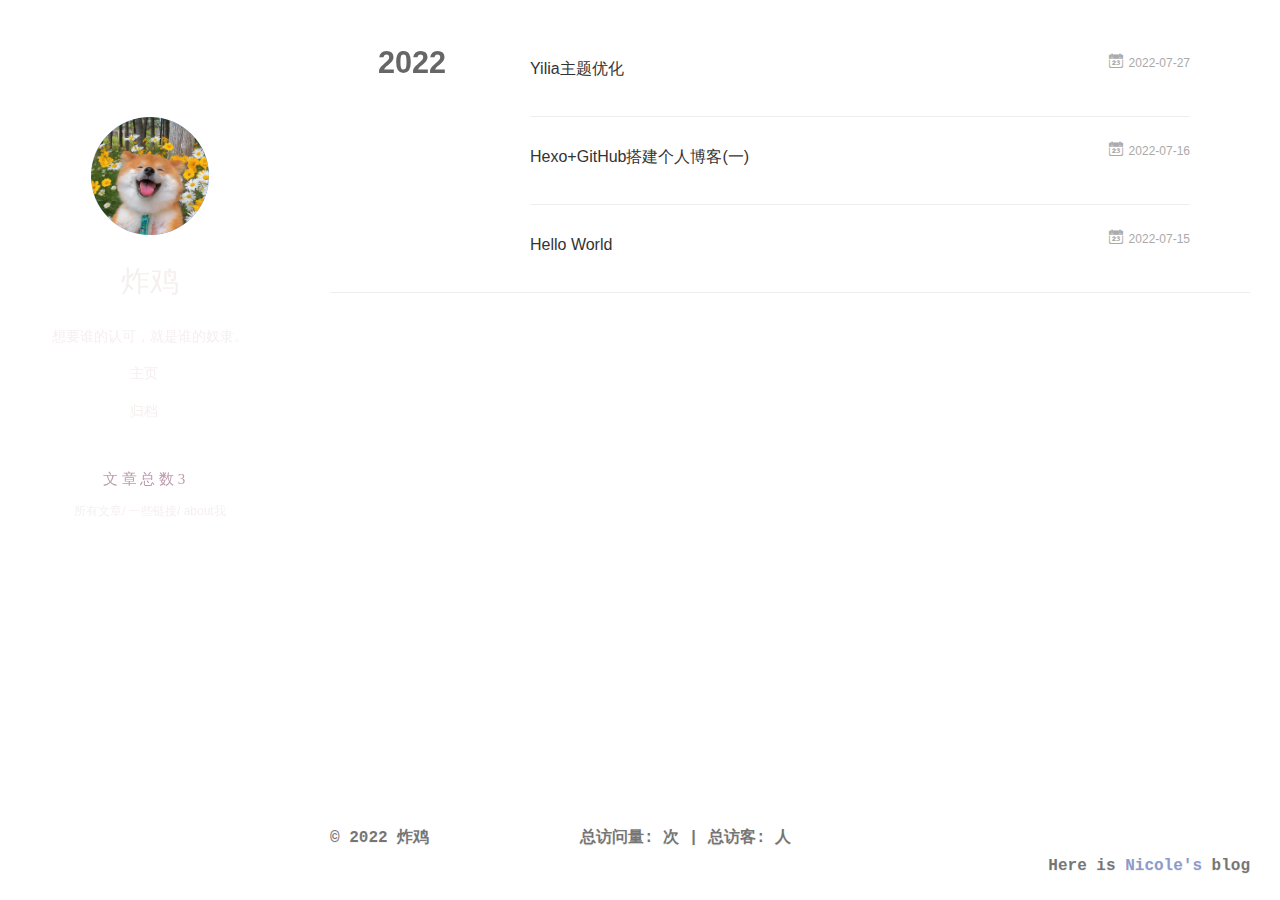
<file: archives/2022/index.html>
<!DOCTYPE html>
<html>
<head>
  <meta charset="utf-8">
  
  <meta name="renderer" content="webkit">
  <meta http-equiv="X-UA-Compatible" content="IE=edge" >
  <link rel="dns-prefetch" href="http://zhaji02x.github.io">
  <title>Archives: 2022 | 鸡鸡的小屋</title>
  <meta name="viewport" content="width=device-width, initial-scale=1, maximum-scale=1">
  <meta name="description" content="ZHAJI">
<meta property="og:type" content="website">
<meta property="og:title" content="鸡鸡的小屋">
<meta property="og:url" content="http://zhaji02x.github.io/archives/2022/index.html">
<meta property="og:site_name" content="鸡鸡的小屋">
<meta property="og:description" content="ZHAJI">
<meta property="og:locale" content="zh_CN">
<meta property="article:author" content="炸鸡">
<meta property="article:tag" content="HEIHEI">
<meta name="twitter:card" content="summary">
  
    <link rel="alternative" href="/atom.xml" title="鸡鸡的小屋" type="application/atom+xml">
  
  
    <link rel="icon" href="/img/favicon.png">
  
  <link rel="stylesheet" type="text/css" href="/./main.0cf68a.css">
  <style type="text/css">
  
    #container.show {
      background: linear-gradient(200deg,#3faf78,#2b2d11);
    }
  </style>
  

  

<meta name="generator" content="Hexo 6.2.0"></head>

<body>
  <div id="container" q-class="show:isCtnShow">
    <canvas id="anm-canvas" class="anm-canvas"></canvas>
    <div class="left-col" q-class="show:isShow">
      

<!--<div class="overlay" style="background: #4d4d4d"></div>-->
<div class="overlay" ></div>
<div class="intrude-less">
	<header id="header" class="inner">
		<a href="/" class="profilepic">
			<img src="/img/avatar.png" class="js-avatar show">
		</a>
		<hgroup>
		  <h1 class="header-author"><a href="/">炸鸡</a></h1>
		</hgroup>
		
		<p class="header-subtitle"> 想要谁的认可，就是谁的奴隶。</p>
		

		<nav class="header-menu">
			<ul>
			
				<li><a href="/">主页</a></li>
	        
				<li><a href="/archives/index.html">归档</a></li>
	        
					<nav class="zongshu">
			   			 文 章 总 数 3
					</nav>
			</ul>
		</nav>



		<nav class="header-smart-menu">
    		
    			
    			<a q-on="click: openSlider(e, 'innerArchive')" href="javascript:void(0)">所有文章</a>
    			
            
    			
    			<a q-on="click: openSlider(e, 'friends')" href="javascript:void(0)">一些链接</a>
    			
            
    			
    			<a q-on="click: openSlider(e, 'aboutme')" href="javascript:void(0)">about我</a>
    			
            
		</nav>
		<nav class="header-nav">
			<div class="social">
				
			</div>
		</nav>
	</header>
</div>

    </div>
    <div class="mid-col" q-class="show:isShow,hide:isShow|isFalse">
      
<nav id="mobile-nav">
  	<div class="overlay js-overlay" style="background: #4d4d4d"></div>
	<div class="btnctn js-mobile-btnctn">
  		<div class="slider-trigger list" q-on="click: openSlider(e)"><i class="icon icon-sort"></i></div>
	</div>
	<div class="intrude-less">
		<header id="header" class="inner">
			<div class="profilepic">
				<img src="/img/avatar.png" class="js-avatar">
			</div>
			<hgroup>
			  <h1 class="header-author js-header-author">炸鸡</h1>
			</hgroup>
			
			<p class="header-subtitle"><i class="icon icon-quo-left"></i> 想要谁的认可，就是谁的奴隶。<i class="icon icon-quo-right"></i></p>
			
			
			
				
			
				
			
			
			
			<nav class="header-nav">
				<div class="social">
					
				</div>
			</nav>

			<nav class="header-menu js-header-menu">
				<ul style="width: 50%">
				
				
					<li style="width: 50%"><a href="/">主页</a></li>
		        
					<li style="width: 50%"><a href="/archives/index.html">归档</a></li>
		        
				</ul>
			</nav>
		</header>				
	</div>
	<div class="mobile-mask" style="display:none" q-show="isShow"></div>
</nav>

      <div id="wrapper" class="body-wrap">
        <div class="menu-l">
          <div class="canvas-wrap">
            <canvas data-colors="#eaeaea" data-sectionHeight="100" data-contentId="js-content" id="myCanvas1" class="anm-canvas"></canvas>
          </div>
          <div id="js-content" class="content-ll">
            
  
  
    
    
      
      
      <section class="archives-wrap">
        <div class="archive-year-wrap">
          <a href="/%E5%BD%92%E6%A1%A3/2022" class="archive-year">2022</a>
        </div>
        <div class="archives">
    
    <article class="archive-article archive-type-post">
  <div class="archive-article-inner">
    <header class="archive-article-header">
      	<div class="article-meta">
	      	<a href="/2022/07/27/yilia%E4%B8%BB%E9%A2%98%E4%BC%98%E5%8C%96/" class="archive-article-date">
  	<time datetime="2022-07-27T07:04:53.000Z" itemprop="datePublished"><i class="icon-calendar icon"></i>2022-07-27</time>
</a>
        </div>
    	 
  
    <h1 itemprop="name">
      <a class="archive-article-title" href="/2022/07/27/yilia%E4%B8%BB%E9%A2%98%E4%BC%98%E5%8C%96/">Yilia主题优化</a>
    </h1>
  

        <div class="article-info info-on-right">
          
          

        </div>
        <div class="clearfix"></div>
    </header>
  </div>
</article>
  
    
    
    <article class="archive-article archive-type-post">
  <div class="archive-article-inner">
    <header class="archive-article-header">
      	<div class="article-meta">
	      	<a href="/2022/07/16/%E7%AC%AC%E4%B8%80%E7%AF%87%E6%96%87%E7%AB%A0/" class="archive-article-date">
  	<time datetime="2022-07-16T05:15:27.327Z" itemprop="datePublished"><i class="icon-calendar icon"></i>2022-07-16</time>
</a>
        </div>
    	 
  
    <h1 itemprop="name">
      <a class="archive-article-title" href="/2022/07/16/%E7%AC%AC%E4%B8%80%E7%AF%87%E6%96%87%E7%AB%A0/">Hexo+GitHub搭建个人博客(一)</a>
    </h1>
  

        <div class="article-info info-on-right">
          
          

        </div>
        <div class="clearfix"></div>
    </header>
  </div>
</article>
  
    
    
    <article class="archive-article archive-type-post">
  <div class="archive-article-inner">
    <header class="archive-article-header">
      	<div class="article-meta">
	      	<a href="/2022/07/15/hello-world/" class="archive-article-date">
  	<time datetime="2022-07-15T07:16:23.151Z" itemprop="datePublished"><i class="icon-calendar icon"></i>2022-07-15</time>
</a>
        </div>
    	 
  
    <h1 itemprop="name">
      <a class="archive-article-title" href="/2022/07/15/hello-world/">Hello World</a>
    </h1>
  

        <div class="article-info info-on-right">
          
          

        </div>
        <div class="clearfix"></div>
    </header>
  </div>
</article>
  
  
    </div></section>
  

    



          </div>
        </div>
      </div>
      <footer id="footer">
  <div class="outer">
    <div id="footer-info">
    	<div class="footer-left">
    		&copy; 2022 炸鸡
    	</div>
    </div>

<!-- 根据个人喜好在相应位置添加以下代码 -->
 <div class="count-span">
     <span id="busuanzi_container_site_pv">
     总访问量: <span id="busuanzi_value_site_pv"></span>次 |
     </span>
     <span id="busuanzi_container_site_uv">
     总访客: <span id="busuanzi_value_site_uv"></span>人
     </span>
 </div>
 <!-- 根据个人喜好在相应位置添加以上代码 -->

      	<div class="footer-right">
      	Here is <a href="https://zhaji02x.github.io" target="_blank">Nicole's</a> blog
      	</div>
    </div>
</footer>
<!--页面点击小红心-->
<script type="text/javascript" src="/love.js"></script>
<!-- 不蒜子统计 -->
<script  async  src="https://busuanzi.ibruce.info/busuanzi/2.3/busuanzi.pure.mini.js"></script>

    </div>
    <script>
	var yiliaConfig = {
		mathjax: false,
		isHome: false,
		isPost: false,
		isArchive: true,
		isTag: false,
		isCategory: false,
		open_in_new: false,
		toc_hide_index: true,
		root: "/",
		innerArchive: true,
		showTags: false
	}
</script>

<script>!function(t){function n(e){if(r[e])return r[e].exports;var i=r[e]={exports:{},id:e,loaded:!1};return t[e].call(i.exports,i,i.exports,n),i.loaded=!0,i.exports}var r={};n.m=t,n.c=r,n.p="./",n(0)}([function(t,n,r){r(195),t.exports=r(191)},function(t,n,r){var e=r(3),i=r(52),o=r(27),u=r(28),c=r(53),f="prototype",a=function(t,n,r){var s,l,h,v,p=t&a.F,d=t&a.G,y=t&a.S,g=t&a.P,b=t&a.B,m=d?e:y?e[n]||(e[n]={}):(e[n]||{})[f],x=d?i:i[n]||(i[n]={}),w=x[f]||(x[f]={});d&&(r=n);for(s in r)l=!p&&m&&void 0!==m[s],h=(l?m:r)[s],v=b&&l?c(h,e):g&&"function"==typeof h?c(Function.call,h):h,m&&u(m,s,h,t&a.U),x[s]!=h&&o(x,s,v),g&&w[s]!=h&&(w[s]=h)};e.core=i,a.F=1,a.G=2,a.S=4,a.P=8,a.B=16,a.W=32,a.U=64,a.R=128,t.exports=a},function(t,n,r){var e=r(6);t.exports=function(t){if(!e(t))throw TypeError(t+" is not an object!");return t}},function(t,n){var r=t.exports="undefined"!=typeof window&&window.Math==Math?window:"undefined"!=typeof self&&self.Math==Math?self:Function("return this")();"number"==typeof __g&&(__g=r)},function(t,n){t.exports=function(t){try{return!!t()}catch(t){return!0}}},function(t,n){var r=t.exports="undefined"!=typeof window&&window.Math==Math?window:"undefined"!=typeof self&&self.Math==Math?self:Function("return this")();"number"==typeof __g&&(__g=r)},function(t,n){t.exports=function(t){return"object"==typeof t?null!==t:"function"==typeof t}},function(t,n,r){var e=r(126)("wks"),i=r(76),o=r(3).Symbol,u="function"==typeof o;(t.exports=function(t){return e[t]||(e[t]=u&&o[t]||(u?o:i)("Symbol."+t))}).store=e},function(t,n){var r={}.hasOwnProperty;t.exports=function(t,n){return r.call(t,n)}},function(t,n,r){var e=r(94),i=r(33);t.exports=function(t){return e(i(t))}},function(t,n,r){t.exports=!r(4)(function(){return 7!=Object.defineProperty({},"a",{get:function(){return 7}}).a})},function(t,n,r){var e=r(2),i=r(167),o=r(50),u=Object.defineProperty;n.f=r(10)?Object.defineProperty:function(t,n,r){if(e(t),n=o(n,!0),e(r),i)try{return u(t,n,r)}catch(t){}if("get"in r||"set"in r)throw TypeError("Accessors not supported!");return"value"in r&&(t[n]=r.value),t}},function(t,n,r){t.exports=!r(18)(function(){return 7!=Object.defineProperty({},"a",{get:function(){return 7}}).a})},function(t,n,r){var e=r(14),i=r(22);t.exports=r(12)?function(t,n,r){return e.f(t,n,i(1,r))}:function(t,n,r){return t[n]=r,t}},function(t,n,r){var e=r(20),i=r(58),o=r(42),u=Object.defineProperty;n.f=r(12)?Object.defineProperty:function(t,n,r){if(e(t),n=o(n,!0),e(r),i)try{return u(t,n,r)}catch(t){}if("get"in r||"set"in r)throw TypeError("Accessors not supported!");return"value"in r&&(t[n]=r.value),t}},function(t,n,r){var e=r(40)("wks"),i=r(23),o=r(5).Symbol,u="function"==typeof o;(t.exports=function(t){return e[t]||(e[t]=u&&o[t]||(u?o:i)("Symbol."+t))}).store=e},function(t,n,r){var e=r(67),i=Math.min;t.exports=function(t){return t>0?i(e(t),9007199254740991):0}},function(t,n,r){var e=r(46);t.exports=function(t){return Object(e(t))}},function(t,n){t.exports=function(t){try{return!!t()}catch(t){return!0}}},function(t,n,r){var e=r(63),i=r(34);t.exports=Object.keys||function(t){return e(t,i)}},function(t,n,r){var e=r(21);t.exports=function(t){if(!e(t))throw TypeError(t+" is not an object!");return t}},function(t,n){t.exports=function(t){return"object"==typeof t?null!==t:"function"==typeof t}},function(t,n){t.exports=function(t,n){return{enumerable:!(1&t),configurable:!(2&t),writable:!(4&t),value:n}}},function(t,n){var r=0,e=Math.random();t.exports=function(t){return"Symbol(".concat(void 0===t?"":t,")_",(++r+e).toString(36))}},function(t,n){var r={}.hasOwnProperty;t.exports=function(t,n){return r.call(t,n)}},function(t,n){var r=t.exports={version:"2.4.0"};"number"==typeof __e&&(__e=r)},function(t,n){t.exports=function(t){if("function"!=typeof t)throw TypeError(t+" is not a function!");return t}},function(t,n,r){var e=r(11),i=r(66);t.exports=r(10)?function(t,n,r){return e.f(t,n,i(1,r))}:function(t,n,r){return t[n]=r,t}},function(t,n,r){var e=r(3),i=r(27),o=r(24),u=r(76)("src"),c="toString",f=Function[c],a=(""+f).split(c);r(52).inspectSource=function(t){return f.call(t)},(t.exports=function(t,n,r,c){var f="function"==typeof r;f&&(o(r,"name")||i(r,"name",n)),t[n]!==r&&(f&&(o(r,u)||i(r,u,t[n]?""+t[n]:a.join(String(n)))),t===e?t[n]=r:c?t[n]?t[n]=r:i(t,n,r):(delete t[n],i(t,n,r)))})(Function.prototype,c,function(){return"function"==typeof this&&this[u]||f.call(this)})},function(t,n,r){var e=r(1),i=r(4),o=r(46),u=function(t,n,r,e){var i=String(o(t)),u="<"+n;return""!==r&&(u+=" "+r+'="'+String(e).replace(/"/g,"&quot;")+'"'),u+">"+i+"</"+n+">"};t.exports=function(t,n){var r={};r[t]=n(u),e(e.P+e.F*i(function(){var n=""[t]('"');return n!==n.toLowerCase()||n.split('"').length>3}),"String",r)}},function(t,n,r){var e=r(115),i=r(46);t.exports=function(t){return e(i(t))}},function(t,n,r){var e=r(116),i=r(66),o=r(30),u=r(50),c=r(24),f=r(167),a=Object.getOwnPropertyDescriptor;n.f=r(10)?a:function(t,n){if(t=o(t),n=u(n,!0),f)try{return a(t,n)}catch(t){}if(c(t,n))return i(!e.f.call(t,n),t[n])}},function(t,n,r){var e=r(24),i=r(17),o=r(145)("IE_PROTO"),u=Object.prototype;t.exports=Object.getPrototypeOf||function(t){return t=i(t),e(t,o)?t[o]:"function"==typeof t.constructor&&t instanceof t.constructor?t.constructor.prototype:t instanceof Object?u:null}},function(t,n){t.exports=function(t){if(void 0==t)throw TypeError("Can't call method on  "+t);return t}},function(t,n){t.exports="constructor,hasOwnProperty,isPrototypeOf,propertyIsEnumerable,toLocaleString,toString,valueOf".split(",")},function(t,n){t.exports={}},function(t,n){t.exports=!0},function(t,n){n.f={}.propertyIsEnumerable},function(t,n,r){var e=r(14).f,i=r(8),o=r(15)("toStringTag");t.exports=function(t,n,r){t&&!i(t=r?t:t.prototype,o)&&e(t,o,{configurable:!0,value:n})}},function(t,n,r){var e=r(40)("keys"),i=r(23);t.exports=function(t){return e[t]||(e[t]=i(t))}},function(t,n,r){var e=r(5),i="__core-js_shared__",o=e[i]||(e[i]={});t.exports=function(t){return o[t]||(o[t]={})}},function(t,n){var r=Math.ceil,e=Math.floor;t.exports=function(t){return isNaN(t=+t)?0:(t>0?e:r)(t)}},function(t,n,r){var e=r(21);t.exports=function(t,n){if(!e(t))return t;var r,i;if(n&&"function"==typeof(r=t.toString)&&!e(i=r.call(t)))return i;if("function"==typeof(r=t.valueOf)&&!e(i=r.call(t)))return i;if(!n&&"function"==typeof(r=t.toString)&&!e(i=r.call(t)))return i;throw TypeError("Can't convert object to primitive value")}},function(t,n,r){var e=r(5),i=r(25),o=r(36),u=r(44),c=r(14).f;t.exports=function(t){var n=i.Symbol||(i.Symbol=o?{}:e.Symbol||{});"_"==t.charAt(0)||t in n||c(n,t,{value:u.f(t)})}},function(t,n,r){n.f=r(15)},function(t,n){var r={}.toString;t.exports=function(t){return r.call(t).slice(8,-1)}},function(t,n){t.exports=function(t){if(void 0==t)throw TypeError("Can't call method on  "+t);return t}},function(t,n,r){var e=r(4);t.exports=function(t,n){return!!t&&e(function(){n?t.call(null,function(){},1):t.call(null)})}},function(t,n,r){var e=r(53),i=r(115),o=r(17),u=r(16),c=r(203);t.exports=function(t,n){var r=1==t,f=2==t,a=3==t,s=4==t,l=6==t,h=5==t||l,v=n||c;return function(n,c,p){for(var d,y,g=o(n),b=i(g),m=e(c,p,3),x=u(b.length),w=0,S=r?v(n,x):f?v(n,0):void 0;x>w;w++)if((h||w in b)&&(d=b[w],y=m(d,w,g),t))if(r)S[w]=y;else if(y)switch(t){case 3:return!0;case 5:return d;case 6:return w;case 2:S.push(d)}else if(s)return!1;return l?-1:a||s?s:S}}},function(t,n,r){var e=r(1),i=r(52),o=r(4);t.exports=function(t,n){var r=(i.Object||{})[t]||Object[t],u={};u[t]=n(r),e(e.S+e.F*o(function(){r(1)}),"Object",u)}},function(t,n,r){var e=r(6);t.exports=function(t,n){if(!e(t))return t;var r,i;if(n&&"function"==typeof(r=t.toString)&&!e(i=r.call(t)))return i;if("function"==typeof(r=t.valueOf)&&!e(i=r.call(t)))return i;if(!n&&"function"==typeof(r=t.toString)&&!e(i=r.call(t)))return i;throw TypeError("Can't convert object to primitive value")}},function(t,n,r){var e=r(5),i=r(25),o=r(91),u=r(13),c="prototype",f=function(t,n,r){var a,s,l,h=t&f.F,v=t&f.G,p=t&f.S,d=t&f.P,y=t&f.B,g=t&f.W,b=v?i:i[n]||(i[n]={}),m=b[c],x=v?e:p?e[n]:(e[n]||{})[c];v&&(r=n);for(a in r)(s=!h&&x&&void 0!==x[a])&&a in b||(l=s?x[a]:r[a],b[a]=v&&"function"!=typeof x[a]?r[a]:y&&s?o(l,e):g&&x[a]==l?function(t){var n=function(n,r,e){if(this instanceof t){switch(arguments.length){case 0:return new t;case 1:return new t(n);case 2:return new t(n,r)}return new t(n,r,e)}return t.apply(this,arguments)};return n[c]=t[c],n}(l):d&&"function"==typeof l?o(Function.call,l):l,d&&((b.virtual||(b.virtual={}))[a]=l,t&f.R&&m&&!m[a]&&u(m,a,l)))};f.F=1,f.G=2,f.S=4,f.P=8,f.B=16,f.W=32,f.U=64,f.R=128,t.exports=f},function(t,n){var r=t.exports={version:"2.4.0"};"number"==typeof __e&&(__e=r)},function(t,n,r){var e=r(26);t.exports=function(t,n,r){if(e(t),void 0===n)return t;switch(r){case 1:return function(r){return t.call(n,r)};case 2:return function(r,e){return t.call(n,r,e)};case 3:return function(r,e,i){return t.call(n,r,e,i)}}return function(){return t.apply(n,arguments)}}},function(t,n,r){var e=r(183),i=r(1),o=r(126)("metadata"),u=o.store||(o.store=new(r(186))),c=function(t,n,r){var i=u.get(t);if(!i){if(!r)return;u.set(t,i=new e)}var o=i.get(n);if(!o){if(!r)return;i.set(n,o=new e)}return o},f=function(t,n,r){var e=c(n,r,!1);return void 0!==e&&e.has(t)},a=function(t,n,r){var e=c(n,r,!1);return void 0===e?void 0:e.get(t)},s=function(t,n,r,e){c(r,e,!0).set(t,n)},l=function(t,n){var r=c(t,n,!1),e=[];return r&&r.forEach(function(t,n){e.push(n)}),e},h=function(t){return void 0===t||"symbol"==typeof t?t:String(t)},v=function(t){i(i.S,"Reflect",t)};t.exports={store:u,map:c,has:f,get:a,set:s,keys:l,key:h,exp:v}},function(t,n,r){"use strict";if(r(10)){var e=r(69),i=r(3),o=r(4),u=r(1),c=r(127),f=r(152),a=r(53),s=r(68),l=r(66),h=r(27),v=r(73),p=r(67),d=r(16),y=r(75),g=r(50),b=r(24),m=r(180),x=r(114),w=r(6),S=r(17),_=r(137),O=r(70),E=r(32),P=r(71).f,j=r(154),F=r(76),M=r(7),A=r(48),N=r(117),T=r(146),I=r(155),k=r(80),L=r(123),R=r(74),C=r(130),D=r(160),U=r(11),W=r(31),G=U.f,B=W.f,V=i.RangeError,z=i.TypeError,q=i.Uint8Array,K="ArrayBuffer",J="Shared"+K,Y="BYTES_PER_ELEMENT",H="prototype",$=Array[H],X=f.ArrayBuffer,Q=f.DataView,Z=A(0),tt=A(2),nt=A(3),rt=A(4),et=A(5),it=A(6),ot=N(!0),ut=N(!1),ct=I.values,ft=I.keys,at=I.entries,st=$.lastIndexOf,lt=$.reduce,ht=$.reduceRight,vt=$.join,pt=$.sort,dt=$.slice,yt=$.toString,gt=$.toLocaleString,bt=M("iterator"),mt=M("toStringTag"),xt=F("typed_constructor"),wt=F("def_constructor"),St=c.CONSTR,_t=c.TYPED,Ot=c.VIEW,Et="Wrong length!",Pt=A(1,function(t,n){return Tt(T(t,t[wt]),n)}),jt=o(function(){return 1===new q(new Uint16Array([1]).buffer)[0]}),Ft=!!q&&!!q[H].set&&o(function(){new q(1).set({})}),Mt=function(t,n){if(void 0===t)throw z(Et);var r=+t,e=d(t);if(n&&!m(r,e))throw V(Et);return e},At=function(t,n){var r=p(t);if(r<0||r%n)throw V("Wrong offset!");return r},Nt=function(t){if(w(t)&&_t in t)return t;throw z(t+" is not a typed array!")},Tt=function(t,n){if(!(w(t)&&xt in t))throw z("It is not a typed array constructor!");return new t(n)},It=function(t,n){return kt(T(t,t[wt]),n)},kt=function(t,n){for(var r=0,e=n.length,i=Tt(t,e);e>r;)i[r]=n[r++];return i},Lt=function(t,n,r){G(t,n,{get:function(){return this._d[r]}})},Rt=function(t){var n,r,e,i,o,u,c=S(t),f=arguments.length,s=f>1?arguments[1]:void 0,l=void 0!==s,h=j(c);if(void 0!=h&&!_(h)){for(u=h.call(c),e=[],n=0;!(o=u.next()).done;n++)e.push(o.value);c=e}for(l&&f>2&&(s=a(s,arguments[2],2)),n=0,r=d(c.length),i=Tt(this,r);r>n;n++)i[n]=l?s(c[n],n):c[n];return i},Ct=function(){for(var t=0,n=arguments.length,r=Tt(this,n);n>t;)r[t]=arguments[t++];return r},Dt=!!q&&o(function(){gt.call(new q(1))}),Ut=function(){return gt.apply(Dt?dt.call(Nt(this)):Nt(this),arguments)},Wt={copyWithin:function(t,n){return D.call(Nt(this),t,n,arguments.length>2?arguments[2]:void 0)},every:function(t){return rt(Nt(this),t,arguments.length>1?arguments[1]:void 0)},fill:function(t){return C.apply(Nt(this),arguments)},filter:function(t){return It(this,tt(Nt(this),t,arguments.length>1?arguments[1]:void 0))},find:function(t){return et(Nt(this),t,arguments.length>1?arguments[1]:void 0)},findIndex:function(t){return it(Nt(this),t,arguments.length>1?arguments[1]:void 0)},forEach:function(t){Z(Nt(this),t,arguments.length>1?arguments[1]:void 0)},indexOf:function(t){return ut(Nt(this),t,arguments.length>1?arguments[1]:void 0)},includes:function(t){return ot(Nt(this),t,arguments.length>1?arguments[1]:void 0)},join:function(t){return vt.apply(Nt(this),arguments)},lastIndexOf:function(t){return st.apply(Nt(this),arguments)},map:function(t){return Pt(Nt(this),t,arguments.length>1?arguments[1]:void 0)},reduce:function(t){return lt.apply(Nt(this),arguments)},reduceRight:function(t){return ht.apply(Nt(this),arguments)},reverse:function(){for(var t,n=this,r=Nt(n).length,e=Math.floor(r/2),i=0;i<e;)t=n[i],n[i++]=n[--r],n[r]=t;return n},some:function(t){return nt(Nt(this),t,arguments.length>1?arguments[1]:void 0)},sort:function(t){return pt.call(Nt(this),t)},subarray:function(t,n){var r=Nt(this),e=r.length,i=y(t,e);return new(T(r,r[wt]))(r.buffer,r.byteOffset+i*r.BYTES_PER_ELEMENT,d((void 0===n?e:y(n,e))-i))}},Gt=function(t,n){return It(this,dt.call(Nt(this),t,n))},Bt=function(t){Nt(this);var n=At(arguments[1],1),r=this.length,e=S(t),i=d(e.length),o=0;if(i+n>r)throw V(Et);for(;o<i;)this[n+o]=e[o++]},Vt={entries:function(){return at.call(Nt(this))},keys:function(){return ft.call(Nt(this))},values:function(){return ct.call(Nt(this))}},zt=function(t,n){return w(t)&&t[_t]&&"symbol"!=typeof n&&n in t&&String(+n)==String(n)},qt=function(t,n){return zt(t,n=g(n,!0))?l(2,t[n]):B(t,n)},Kt=function(t,n,r){return!(zt(t,n=g(n,!0))&&w(r)&&b(r,"value"))||b(r,"get")||b(r,"set")||r.configurable||b(r,"writable")&&!r.writable||b(r,"enumerable")&&!r.enumerable?G(t,n,r):(t[n]=r.value,t)};St||(W.f=qt,U.f=Kt),u(u.S+u.F*!St,"Object",{getOwnPropertyDescriptor:qt,defineProperty:Kt}),o(function(){yt.call({})})&&(yt=gt=function(){return vt.call(this)});var Jt=v({},Wt);v(Jt,Vt),h(Jt,bt,Vt.values),v(Jt,{slice:Gt,set:Bt,constructor:function(){},toString:yt,toLocaleString:Ut}),Lt(Jt,"buffer","b"),Lt(Jt,"byteOffset","o"),Lt(Jt,"byteLength","l"),Lt(Jt,"length","e"),G(Jt,mt,{get:function(){return this[_t]}}),t.exports=function(t,n,r,f){f=!!f;var a=t+(f?"Clamped":"")+"Array",l="Uint8Array"!=a,v="get"+t,p="set"+t,y=i[a],g=y||{},b=y&&E(y),m=!y||!c.ABV,S={},_=y&&y[H],j=function(t,r){var e=t._d;return e.v[v](r*n+e.o,jt)},F=function(t,r,e){var i=t._d;f&&(e=(e=Math.round(e))<0?0:e>255?255:255&e),i.v[p](r*n+i.o,e,jt)},M=function(t,n){G(t,n,{get:function(){return j(this,n)},set:function(t){return F(this,n,t)},enumerable:!0})};m?(y=r(function(t,r,e,i){s(t,y,a,"_d");var o,u,c,f,l=0,v=0;if(w(r)){if(!(r instanceof X||(f=x(r))==K||f==J))return _t in r?kt(y,r):Rt.call(y,r);o=r,v=At(e,n);var p=r.byteLength;if(void 0===i){if(p%n)throw V(Et);if((u=p-v)<0)throw V(Et)}else if((u=d(i)*n)+v>p)throw V(Et);c=u/n}else c=Mt(r,!0),u=c*n,o=new X(u);for(h(t,"_d",{b:o,o:v,l:u,e:c,v:new Q(o)});l<c;)M(t,l++)}),_=y[H]=O(Jt),h(_,"constructor",y)):L(function(t){new y(null),new y(t)},!0)||(y=r(function(t,r,e,i){s(t,y,a);var o;return w(r)?r instanceof X||(o=x(r))==K||o==J?void 0!==i?new g(r,At(e,n),i):void 0!==e?new g(r,At(e,n)):new g(r):_t in r?kt(y,r):Rt.call(y,r):new g(Mt(r,l))}),Z(b!==Function.prototype?P(g).concat(P(b)):P(g),function(t){t in y||h(y,t,g[t])}),y[H]=_,e||(_.constructor=y));var A=_[bt],N=!!A&&("values"==A.name||void 0==A.name),T=Vt.values;h(y,xt,!0),h(_,_t,a),h(_,Ot,!0),h(_,wt,y),(f?new y(1)[mt]==a:mt in _)||G(_,mt,{get:function(){return a}}),S[a]=y,u(u.G+u.W+u.F*(y!=g),S),u(u.S,a,{BYTES_PER_ELEMENT:n,from:Rt,of:Ct}),Y in _||h(_,Y,n),u(u.P,a,Wt),R(a),u(u.P+u.F*Ft,a,{set:Bt}),u(u.P+u.F*!N,a,Vt),u(u.P+u.F*(_.toString!=yt),a,{toString:yt}),u(u.P+u.F*o(function(){new y(1).slice()}),a,{slice:Gt}),u(u.P+u.F*(o(function(){return[1,2].toLocaleString()!=new y([1,2]).toLocaleString()})||!o(function(){_.toLocaleString.call([1,2])})),a,{toLocaleString:Ut}),k[a]=N?A:T,e||N||h(_,bt,T)}}else t.exports=function(){}},function(t,n){var r={}.toString;t.exports=function(t){return r.call(t).slice(8,-1)}},function(t,n,r){var e=r(21),i=r(5).document,o=e(i)&&e(i.createElement);t.exports=function(t){return o?i.createElement(t):{}}},function(t,n,r){t.exports=!r(12)&&!r(18)(function(){return 7!=Object.defineProperty(r(57)("div"),"a",{get:function(){return 7}}).a})},function(t,n,r){"use strict";var e=r(36),i=r(51),o=r(64),u=r(13),c=r(8),f=r(35),a=r(96),s=r(38),l=r(103),h=r(15)("iterator"),v=!([].keys&&"next"in[].keys()),p="keys",d="values",y=function(){return this};t.exports=function(t,n,r,g,b,m,x){a(r,n,g);var w,S,_,O=function(t){if(!v&&t in F)return F[t];switch(t){case p:case d:return function(){return new r(this,t)}}return function(){return new r(this,t)}},E=n+" Iterator",P=b==d,j=!1,F=t.prototype,M=F[h]||F["@@iterator"]||b&&F[b],A=M||O(b),N=b?P?O("entries"):A:void 0,T="Array"==n?F.entries||M:M;if(T&&(_=l(T.call(new t)))!==Object.prototype&&(s(_,E,!0),e||c(_,h)||u(_,h,y)),P&&M&&M.name!==d&&(j=!0,A=function(){return M.call(this)}),e&&!x||!v&&!j&&F[h]||u(F,h,A),f[n]=A,f[E]=y,b)if(w={values:P?A:O(d),keys:m?A:O(p),entries:N},x)for(S in w)S in F||o(F,S,w[S]);else i(i.P+i.F*(v||j),n,w);return w}},function(t,n,r){var e=r(20),i=r(100),o=r(34),u=r(39)("IE_PROTO"),c=function(){},f="prototype",a=function(){var t,n=r(57)("iframe"),e=o.length;for(n.style.display="none",r(93).appendChild(n),n.src="javascript:",t=n.contentWindow.document,t.open(),t.write("<script>document.F=Object<\/script>"),t.close(),a=t.F;e--;)delete a[f][o[e]];return a()};t.exports=Object.create||function(t,n){var r;return null!==t?(c[f]=e(t),r=new c,c[f]=null,r[u]=t):r=a(),void 0===n?r:i(r,n)}},function(t,n,r){var e=r(63),i=r(34).concat("length","prototype");n.f=Object.getOwnPropertyNames||function(t){return e(t,i)}},function(t,n){n.f=Object.getOwnPropertySymbols},function(t,n,r){var e=r(8),i=r(9),o=r(90)(!1),u=r(39)("IE_PROTO");t.exports=function(t,n){var r,c=i(t),f=0,a=[];for(r in c)r!=u&&e(c,r)&&a.push(r);for(;n.length>f;)e(c,r=n[f++])&&(~o(a,r)||a.push(r));return a}},function(t,n,r){t.exports=r(13)},function(t,n,r){var e=r(76)("meta"),i=r(6),o=r(24),u=r(11).f,c=0,f=Object.isExtensible||function(){return!0},a=!r(4)(function(){return f(Object.preventExtensions({}))}),s=function(t){u(t,e,{value:{i:"O"+ ++c,w:{}}})},l=function(t,n){if(!i(t))return"symbol"==typeof t?t:("string"==typeof t?"S":"P")+t;if(!o(t,e)){if(!f(t))return"F";if(!n)return"E";s(t)}return t[e].i},h=function(t,n){if(!o(t,e)){if(!f(t))return!0;if(!n)return!1;s(t)}return t[e].w},v=function(t){return a&&p.NEED&&f(t)&&!o(t,e)&&s(t),t},p=t.exports={KEY:e,NEED:!1,fastKey:l,getWeak:h,onFreeze:v}},function(t,n){t.exports=function(t,n){return{enumerable:!(1&t),configurable:!(2&t),writable:!(4&t),value:n}}},function(t,n){var r=Math.ceil,e=Math.floor;t.exports=function(t){return isNaN(t=+t)?0:(t>0?e:r)(t)}},function(t,n){t.exports=function(t,n,r,e){if(!(t instanceof n)||void 0!==e&&e in t)throw TypeError(r+": incorrect invocation!");return t}},function(t,n){t.exports=!1},function(t,n,r){var e=r(2),i=r(173),o=r(133),u=r(145)("IE_PROTO"),c=function(){},f="prototype",a=function(){var t,n=r(132)("iframe"),e=o.length;for(n.style.display="none",r(135).appendChild(n),n.src="javascript:",t=n.contentWindow.document,t.open(),t.write("<script>document.F=Object<\/script>"),t.close(),a=t.F;e--;)delete a[f][o[e]];return a()};t.exports=Object.create||function(t,n){var r;return null!==t?(c[f]=e(t),r=new c,c[f]=null,r[u]=t):r=a(),void 0===n?r:i(r,n)}},function(t,n,r){var e=r(175),i=r(133).concat("length","prototype");n.f=Object.getOwnPropertyNames||function(t){return e(t,i)}},function(t,n,r){var e=r(175),i=r(133);t.exports=Object.keys||function(t){return e(t,i)}},function(t,n,r){var e=r(28);t.exports=function(t,n,r){for(var i in n)e(t,i,n[i],r);return t}},function(t,n,r){"use strict";var e=r(3),i=r(11),o=r(10),u=r(7)("species");t.exports=function(t){var n=e[t];o&&n&&!n[u]&&i.f(n,u,{configurable:!0,get:function(){return this}})}},function(t,n,r){var e=r(67),i=Math.max,o=Math.min;t.exports=function(t,n){return t=e(t),t<0?i(t+n,0):o(t,n)}},function(t,n){var r=0,e=Math.random();t.exports=function(t){return"Symbol(".concat(void 0===t?"":t,")_",(++r+e).toString(36))}},function(t,n,r){var e=r(33);t.exports=function(t){return Object(e(t))}},function(t,n,r){var e=r(7)("unscopables"),i=Array.prototype;void 0==i[e]&&r(27)(i,e,{}),t.exports=function(t){i[e][t]=!0}},function(t,n,r){var e=r(53),i=r(169),o=r(137),u=r(2),c=r(16),f=r(154),a={},s={},n=t.exports=function(t,n,r,l,h){var v,p,d,y,g=h?function(){return t}:f(t),b=e(r,l,n?2:1),m=0;if("function"!=typeof g)throw TypeError(t+" is not iterable!");if(o(g)){for(v=c(t.length);v>m;m++)if((y=n?b(u(p=t[m])[0],p[1]):b(t[m]))===a||y===s)return y}else for(d=g.call(t);!(p=d.next()).done;)if((y=i(d,b,p.value,n))===a||y===s)return y};n.BREAK=a,n.RETURN=s},function(t,n){t.exports={}},function(t,n,r){var e=r(11).f,i=r(24),o=r(7)("toStringTag");t.exports=function(t,n,r){t&&!i(t=r?t:t.prototype,o)&&e(t,o,{configurable:!0,value:n})}},function(t,n,r){var e=r(1),i=r(46),o=r(4),u=r(150),c="["+u+"]",f="​",a=RegExp("^"+c+c+"*"),s=RegExp(c+c+"*$"),l=function(t,n,r){var i={},c=o(function(){return!!u[t]()||f[t]()!=f}),a=i[t]=c?n(h):u[t];r&&(i[r]=a),e(e.P+e.F*c,"String",i)},h=l.trim=function(t,n){return t=String(i(t)),1&n&&(t=t.replace(a,"")),2&n&&(t=t.replace(s,"")),t};t.exports=l},function(t,n,r){t.exports={default:r(86),__esModule:!0}},function(t,n,r){t.exports={default:r(87),__esModule:!0}},function(t,n,r){"use strict";function e(t){return t&&t.__esModule?t:{default:t}}n.__esModule=!0;var i=r(84),o=e(i),u=r(83),c=e(u),f="function"==typeof c.default&&"symbol"==typeof o.default?function(t){return typeof t}:function(t){return t&&"function"==typeof c.default&&t.constructor===c.default&&t!==c.default.prototype?"symbol":typeof t};n.default="function"==typeof c.default&&"symbol"===f(o.default)?function(t){return void 0===t?"undefined":f(t)}:function(t){return t&&"function"==typeof c.default&&t.constructor===c.default&&t!==c.default.prototype?"symbol":void 0===t?"undefined":f(t)}},function(t,n,r){r(110),r(108),r(111),r(112),t.exports=r(25).Symbol},function(t,n,r){r(109),r(113),t.exports=r(44).f("iterator")},function(t,n){t.exports=function(t){if("function"!=typeof t)throw TypeError(t+" is not a function!");return t}},function(t,n){t.exports=function(){}},function(t,n,r){var e=r(9),i=r(106),o=r(105);t.exports=function(t){return function(n,r,u){var c,f=e(n),a=i(f.length),s=o(u,a);if(t&&r!=r){for(;a>s;)if((c=f[s++])!=c)return!0}else for(;a>s;s++)if((t||s in f)&&f[s]===r)return t||s||0;return!t&&-1}}},function(t,n,r){var e=r(88);t.exports=function(t,n,r){if(e(t),void 0===n)return t;switch(r){case 1:return function(r){return t.call(n,r)};case 2:return function(r,e){return t.call(n,r,e)};case 3:return function(r,e,i){return t.call(n,r,e,i)}}return function(){return t.apply(n,arguments)}}},function(t,n,r){var e=r(19),i=r(62),o=r(37);t.exports=function(t){var n=e(t),r=i.f;if(r)for(var u,c=r(t),f=o.f,a=0;c.length>a;)f.call(t,u=c[a++])&&n.push(u);return n}},function(t,n,r){t.exports=r(5).document&&document.documentElement},function(t,n,r){var e=r(56);t.exports=Object("z").propertyIsEnumerable(0)?Object:function(t){return"String"==e(t)?t.split(""):Object(t)}},function(t,n,r){var e=r(56);t.exports=Array.isArray||function(t){return"Array"==e(t)}},function(t,n,r){"use strict";var e=r(60),i=r(22),o=r(38),u={};r(13)(u,r(15)("iterator"),function(){return this}),t.exports=function(t,n,r){t.prototype=e(u,{next:i(1,r)}),o(t,n+" Iterator")}},function(t,n){t.exports=function(t,n){return{value:n,done:!!t}}},function(t,n,r){var e=r(19),i=r(9);t.exports=function(t,n){for(var r,o=i(t),u=e(o),c=u.length,f=0;c>f;)if(o[r=u[f++]]===n)return r}},function(t,n,r){var e=r(23)("meta"),i=r(21),o=r(8),u=r(14).f,c=0,f=Object.isExtensible||function(){return!0},a=!r(18)(function(){return f(Object.preventExtensions({}))}),s=function(t){u(t,e,{value:{i:"O"+ ++c,w:{}}})},l=function(t,n){if(!i(t))return"symbol"==typeof t?t:("string"==typeof t?"S":"P")+t;if(!o(t,e)){if(!f(t))return"F";if(!n)return"E";s(t)}return t[e].i},h=function(t,n){if(!o(t,e)){if(!f(t))return!0;if(!n)return!1;s(t)}return t[e].w},v=function(t){return a&&p.NEED&&f(t)&&!o(t,e)&&s(t),t},p=t.exports={KEY:e,NEED:!1,fastKey:l,getWeak:h,onFreeze:v}},function(t,n,r){var e=r(14),i=r(20),o=r(19);t.exports=r(12)?Object.defineProperties:function(t,n){i(t);for(var r,u=o(n),c=u.length,f=0;c>f;)e.f(t,r=u[f++],n[r]);return t}},function(t,n,r){var e=r(37),i=r(22),o=r(9),u=r(42),c=r(8),f=r(58),a=Object.getOwnPropertyDescriptor;n.f=r(12)?a:function(t,n){if(t=o(t),n=u(n,!0),f)try{return a(t,n)}catch(t){}if(c(t,n))return i(!e.f.call(t,n),t[n])}},function(t,n,r){var e=r(9),i=r(61).f,o={}.toString,u="object"==typeof window&&window&&Object.getOwnPropertyNames?Object.getOwnPropertyNames(window):[],c=function(t){try{return i(t)}catch(t){return u.slice()}};t.exports.f=function(t){return u&&"[object Window]"==o.call(t)?c(t):i(e(t))}},function(t,n,r){var e=r(8),i=r(77),o=r(39)("IE_PROTO"),u=Object.prototype;t.exports=Object.getPrototypeOf||function(t){return t=i(t),e(t,o)?t[o]:"function"==typeof t.constructor&&t instanceof t.constructor?t.constructor.prototype:t instanceof Object?u:null}},function(t,n,r){var e=r(41),i=r(33);t.exports=function(t){return function(n,r){var o,u,c=String(i(n)),f=e(r),a=c.length;return f<0||f>=a?t?"":void 0:(o=c.charCodeAt(f),o<55296||o>56319||f+1===a||(u=c.charCodeAt(f+1))<56320||u>57343?t?c.charAt(f):o:t?c.slice(f,f+2):u-56320+(o-55296<<10)+65536)}}},function(t,n,r){var e=r(41),i=Math.max,o=Math.min;t.exports=function(t,n){return t=e(t),t<0?i(t+n,0):o(t,n)}},function(t,n,r){var e=r(41),i=Math.min;t.exports=function(t){return t>0?i(e(t),9007199254740991):0}},function(t,n,r){"use strict";var e=r(89),i=r(97),o=r(35),u=r(9);t.exports=r(59)(Array,"Array",function(t,n){this._t=u(t),this._i=0,this._k=n},function(){var t=this._t,n=this._k,r=this._i++;return!t||r>=t.length?(this._t=void 0,i(1)):"keys"==n?i(0,r):"values"==n?i(0,t[r]):i(0,[r,t[r]])},"values"),o.Arguments=o.Array,e("keys"),e("values"),e("entries")},function(t,n){},function(t,n,r){"use strict";var e=r(104)(!0);r(59)(String,"String",function(t){this._t=String(t),this._i=0},function(){var t,n=this._t,r=this._i;return r>=n.length?{value:void 0,done:!0}:(t=e(n,r),this._i+=t.length,{value:t,done:!1})})},function(t,n,r){"use strict";var e=r(5),i=r(8),o=r(12),u=r(51),c=r(64),f=r(99).KEY,a=r(18),s=r(40),l=r(38),h=r(23),v=r(15),p=r(44),d=r(43),y=r(98),g=r(92),b=r(95),m=r(20),x=r(9),w=r(42),S=r(22),_=r(60),O=r(102),E=r(101),P=r(14),j=r(19),F=E.f,M=P.f,A=O.f,N=e.Symbol,T=e.JSON,I=T&&T.stringify,k="prototype",L=v("_hidden"),R=v("toPrimitive"),C={}.propertyIsEnumerable,D=s("symbol-registry"),U=s("symbols"),W=s("op-symbols"),G=Object[k],B="function"==typeof N,V=e.QObject,z=!V||!V[k]||!V[k].findChild,q=o&&a(function(){return 7!=_(M({},"a",{get:function(){return M(this,"a",{value:7}).a}})).a})?function(t,n,r){var e=F(G,n);e&&delete G[n],M(t,n,r),e&&t!==G&&M(G,n,e)}:M,K=function(t){var n=U[t]=_(N[k]);return n._k=t,n},J=B&&"symbol"==typeof N.iterator?function(t){return"symbol"==typeof t}:function(t){return t instanceof N},Y=function(t,n,r){return t===G&&Y(W,n,r),m(t),n=w(n,!0),m(r),i(U,n)?(r.enumerable?(i(t,L)&&t[L][n]&&(t[L][n]=!1),r=_(r,{enumerable:S(0,!1)})):(i(t,L)||M(t,L,S(1,{})),t[L][n]=!0),q(t,n,r)):M(t,n,r)},H=function(t,n){m(t);for(var r,e=g(n=x(n)),i=0,o=e.length;o>i;)Y(t,r=e[i++],n[r]);return t},$=function(t,n){return void 0===n?_(t):H(_(t),n)},X=function(t){var n=C.call(this,t=w(t,!0));return!(this===G&&i(U,t)&&!i(W,t))&&(!(n||!i(this,t)||!i(U,t)||i(this,L)&&this[L][t])||n)},Q=function(t,n){if(t=x(t),n=w(n,!0),t!==G||!i(U,n)||i(W,n)){var r=F(t,n);return!r||!i(U,n)||i(t,L)&&t[L][n]||(r.enumerable=!0),r}},Z=function(t){for(var n,r=A(x(t)),e=[],o=0;r.length>o;)i(U,n=r[o++])||n==L||n==f||e.push(n);return e},tt=function(t){for(var n,r=t===G,e=A(r?W:x(t)),o=[],u=0;e.length>u;)!i(U,n=e[u++])||r&&!i(G,n)||o.push(U[n]);return o};B||(N=function(){if(this instanceof N)throw TypeError("Symbol is not a constructor!");var t=h(arguments.length>0?arguments[0]:void 0),n=function(r){this===G&&n.call(W,r),i(this,L)&&i(this[L],t)&&(this[L][t]=!1),q(this,t,S(1,r))};return o&&z&&q(G,t,{configurable:!0,set:n}),K(t)},c(N[k],"toString",function(){return this._k}),E.f=Q,P.f=Y,r(61).f=O.f=Z,r(37).f=X,r(62).f=tt,o&&!r(36)&&c(G,"propertyIsEnumerable",X,!0),p.f=function(t){return K(v(t))}),u(u.G+u.W+u.F*!B,{Symbol:N});for(var nt="hasInstance,isConcatSpreadable,iterator,match,replace,search,species,split,toPrimitive,toStringTag,unscopables".split(","),rt=0;nt.length>rt;)v(nt[rt++]);for(var nt=j(v.store),rt=0;nt.length>rt;)d(nt[rt++]);u(u.S+u.F*!B,"Symbol",{for:function(t){return i(D,t+="")?D[t]:D[t]=N(t)},keyFor:function(t){if(J(t))return y(D,t);throw TypeError(t+" is not a symbol!")},useSetter:function(){z=!0},useSimple:function(){z=!1}}),u(u.S+u.F*!B,"Object",{create:$,defineProperty:Y,defineProperties:H,getOwnPropertyDescriptor:Q,getOwnPropertyNames:Z,getOwnPropertySymbols:tt}),T&&u(u.S+u.F*(!B||a(function(){var t=N();return"[null]"!=I([t])||"{}"!=I({a:t})||"{}"!=I(Object(t))})),"JSON",{stringify:function(t){if(void 0!==t&&!J(t)){for(var n,r,e=[t],i=1;arguments.length>i;)e.push(arguments[i++]);return n=e[1],"function"==typeof n&&(r=n),!r&&b(n)||(n=function(t,n){if(r&&(n=r.call(this,t,n)),!J(n))return n}),e[1]=n,I.apply(T,e)}}}),N[k][R]||r(13)(N[k],R,N[k].valueOf),l(N,"Symbol"),l(Math,"Math",!0),l(e.JSON,"JSON",!0)},function(t,n,r){r(43)("asyncIterator")},function(t,n,r){r(43)("observable")},function(t,n,r){r(107);for(var e=r(5),i=r(13),o=r(35),u=r(15)("toStringTag"),c=["NodeList","DOMTokenList","MediaList","StyleSheetList","CSSRuleList"],f=0;f<5;f++){var a=c[f],s=e[a],l=s&&s.prototype;l&&!l[u]&&i(l,u,a),o[a]=o.Array}},function(t,n,r){var e=r(45),i=r(7)("toStringTag"),o="Arguments"==e(function(){return arguments}()),u=function(t,n){try{return t[n]}catch(t){}};t.exports=function(t){var n,r,c;return void 0===t?"Undefined":null===t?"Null":"string"==typeof(r=u(n=Object(t),i))?r:o?e(n):"Object"==(c=e(n))&&"function"==typeof n.callee?"Arguments":c}},function(t,n,r){var e=r(45);t.exports=Object("z").propertyIsEnumerable(0)?Object:function(t){return"String"==e(t)?t.split(""):Object(t)}},function(t,n){n.f={}.propertyIsEnumerable},function(t,n,r){var e=r(30),i=r(16),o=r(75);t.exports=function(t){return function(n,r,u){var c,f=e(n),a=i(f.length),s=o(u,a);if(t&&r!=r){for(;a>s;)if((c=f[s++])!=c)return!0}else for(;a>s;s++)if((t||s in f)&&f[s]===r)return t||s||0;return!t&&-1}}},function(t,n,r){"use strict";var e=r(3),i=r(1),o=r(28),u=r(73),c=r(65),f=r(79),a=r(68),s=r(6),l=r(4),h=r(123),v=r(81),p=r(136);t.exports=function(t,n,r,d,y,g){var b=e[t],m=b,x=y?"set":"add",w=m&&m.prototype,S={},_=function(t){var n=w[t];o(w,t,"delete"==t?function(t){return!(g&&!s(t))&&n.call(this,0===t?0:t)}:"has"==t?function(t){return!(g&&!s(t))&&n.call(this,0===t?0:t)}:"get"==t?function(t){return g&&!s(t)?void 0:n.call(this,0===t?0:t)}:"add"==t?function(t){return n.call(this,0===t?0:t),this}:function(t,r){return n.call(this,0===t?0:t,r),this})};if("function"==typeof m&&(g||w.forEach&&!l(function(){(new m).entries().next()}))){var O=new m,E=O[x](g?{}:-0,1)!=O,P=l(function(){O.has(1)}),j=h(function(t){new m(t)}),F=!g&&l(function(){for(var t=new m,n=5;n--;)t[x](n,n);return!t.has(-0)});j||(m=n(function(n,r){a(n,m,t);var e=p(new b,n,m);return void 0!=r&&f(r,y,e[x],e),e}),m.prototype=w,w.constructor=m),(P||F)&&(_("delete"),_("has"),y&&_("get")),(F||E)&&_(x),g&&w.clear&&delete w.clear}else m=d.getConstructor(n,t,y,x),u(m.prototype,r),c.NEED=!0;return v(m,t),S[t]=m,i(i.G+i.W+i.F*(m!=b),S),g||d.setStrong(m,t,y),m}},function(t,n,r){"use strict";var e=r(27),i=r(28),o=r(4),u=r(46),c=r(7);t.exports=function(t,n,r){var f=c(t),a=r(u,f,""[t]),s=a[0],l=a[1];o(function(){var n={};return n[f]=function(){return 7},7!=""[t](n)})&&(i(String.prototype,t,s),e(RegExp.prototype,f,2==n?function(t,n){return l.call(t,this,n)}:function(t){return l.call(t,this)}))}
},function(t,n,r){"use strict";var e=r(2);t.exports=function(){var t=e(this),n="";return t.global&&(n+="g"),t.ignoreCase&&(n+="i"),t.multiline&&(n+="m"),t.unicode&&(n+="u"),t.sticky&&(n+="y"),n}},function(t,n){t.exports=function(t,n,r){var e=void 0===r;switch(n.length){case 0:return e?t():t.call(r);case 1:return e?t(n[0]):t.call(r,n[0]);case 2:return e?t(n[0],n[1]):t.call(r,n[0],n[1]);case 3:return e?t(n[0],n[1],n[2]):t.call(r,n[0],n[1],n[2]);case 4:return e?t(n[0],n[1],n[2],n[3]):t.call(r,n[0],n[1],n[2],n[3])}return t.apply(r,n)}},function(t,n,r){var e=r(6),i=r(45),o=r(7)("match");t.exports=function(t){var n;return e(t)&&(void 0!==(n=t[o])?!!n:"RegExp"==i(t))}},function(t,n,r){var e=r(7)("iterator"),i=!1;try{var o=[7][e]();o.return=function(){i=!0},Array.from(o,function(){throw 2})}catch(t){}t.exports=function(t,n){if(!n&&!i)return!1;var r=!1;try{var o=[7],u=o[e]();u.next=function(){return{done:r=!0}},o[e]=function(){return u},t(o)}catch(t){}return r}},function(t,n,r){t.exports=r(69)||!r(4)(function(){var t=Math.random();__defineSetter__.call(null,t,function(){}),delete r(3)[t]})},function(t,n){n.f=Object.getOwnPropertySymbols},function(t,n,r){var e=r(3),i="__core-js_shared__",o=e[i]||(e[i]={});t.exports=function(t){return o[t]||(o[t]={})}},function(t,n,r){for(var e,i=r(3),o=r(27),u=r(76),c=u("typed_array"),f=u("view"),a=!(!i.ArrayBuffer||!i.DataView),s=a,l=0,h="Int8Array,Uint8Array,Uint8ClampedArray,Int16Array,Uint16Array,Int32Array,Uint32Array,Float32Array,Float64Array".split(",");l<9;)(e=i[h[l++]])?(o(e.prototype,c,!0),o(e.prototype,f,!0)):s=!1;t.exports={ABV:a,CONSTR:s,TYPED:c,VIEW:f}},function(t,n){"use strict";var r={versions:function(){var t=window.navigator.userAgent;return{trident:t.indexOf("Trident")>-1,presto:t.indexOf("Presto")>-1,webKit:t.indexOf("AppleWebKit")>-1,gecko:t.indexOf("Gecko")>-1&&-1==t.indexOf("KHTML"),mobile:!!t.match(/AppleWebKit.*Mobile.*/),ios:!!t.match(/\(i[^;]+;( U;)? CPU.+Mac OS X/),android:t.indexOf("Android")>-1||t.indexOf("Linux")>-1,iPhone:t.indexOf("iPhone")>-1||t.indexOf("Mac")>-1,iPad:t.indexOf("iPad")>-1,webApp:-1==t.indexOf("Safari"),weixin:-1==t.indexOf("MicroMessenger")}}()};t.exports=r},function(t,n,r){"use strict";var e=r(85),i=function(t){return t&&t.__esModule?t:{default:t}}(e),o=function(){function t(t,n,e){return n||e?String.fromCharCode(n||e):r[t]||t}function n(t){return e[t]}var r={"&quot;":'"',"&lt;":"<","&gt;":">","&amp;":"&","&nbsp;":" "},e={};for(var u in r)e[r[u]]=u;return r["&apos;"]="'",e["'"]="&#39;",{encode:function(t){return t?(""+t).replace(/['<> "&]/g,n).replace(/\r?\n/g,"<br/>").replace(/\s/g,"&nbsp;"):""},decode:function(n){return n?(""+n).replace(/<br\s*\/?>/gi,"\n").replace(/&quot;|&lt;|&gt;|&amp;|&nbsp;|&apos;|&#(\d+);|&#(\d+)/g,t).replace(/\u00a0/g," "):""},encodeBase16:function(t){if(!t)return t;t+="";for(var n=[],r=0,e=t.length;e>r;r++)n.push(t.charCodeAt(r).toString(16).toUpperCase());return n.join("")},encodeBase16forJSON:function(t){if(!t)return t;t=t.replace(/[\u4E00-\u9FBF]/gi,function(t){return escape(t).replace("%u","\\u")});for(var n=[],r=0,e=t.length;e>r;r++)n.push(t.charCodeAt(r).toString(16).toUpperCase());return n.join("")},decodeBase16:function(t){if(!t)return t;t+="";for(var n=[],r=0,e=t.length;e>r;r+=2)n.push(String.fromCharCode("0x"+t.slice(r,r+2)));return n.join("")},encodeObject:function(t){if(t instanceof Array)for(var n=0,r=t.length;r>n;n++)t[n]=o.encodeObject(t[n]);else if("object"==(void 0===t?"undefined":(0,i.default)(t)))for(var e in t)t[e]=o.encodeObject(t[e]);else if("string"==typeof t)return o.encode(t);return t},loadScript:function(t){var n=document.createElement("script");document.getElementsByTagName("body")[0].appendChild(n),n.setAttribute("src",t)},addLoadEvent:function(t){var n=window.onload;"function"!=typeof window.onload?window.onload=t:window.onload=function(){n(),t()}}}}();t.exports=o},function(t,n,r){"use strict";var e=r(17),i=r(75),o=r(16);t.exports=function(t){for(var n=e(this),r=o(n.length),u=arguments.length,c=i(u>1?arguments[1]:void 0,r),f=u>2?arguments[2]:void 0,a=void 0===f?r:i(f,r);a>c;)n[c++]=t;return n}},function(t,n,r){"use strict";var e=r(11),i=r(66);t.exports=function(t,n,r){n in t?e.f(t,n,i(0,r)):t[n]=r}},function(t,n,r){var e=r(6),i=r(3).document,o=e(i)&&e(i.createElement);t.exports=function(t){return o?i.createElement(t):{}}},function(t,n){t.exports="constructor,hasOwnProperty,isPrototypeOf,propertyIsEnumerable,toLocaleString,toString,valueOf".split(",")},function(t,n,r){var e=r(7)("match");t.exports=function(t){var n=/./;try{"/./"[t](n)}catch(r){try{return n[e]=!1,!"/./"[t](n)}catch(t){}}return!0}},function(t,n,r){t.exports=r(3).document&&document.documentElement},function(t,n,r){var e=r(6),i=r(144).set;t.exports=function(t,n,r){var o,u=n.constructor;return u!==r&&"function"==typeof u&&(o=u.prototype)!==r.prototype&&e(o)&&i&&i(t,o),t}},function(t,n,r){var e=r(80),i=r(7)("iterator"),o=Array.prototype;t.exports=function(t){return void 0!==t&&(e.Array===t||o[i]===t)}},function(t,n,r){var e=r(45);t.exports=Array.isArray||function(t){return"Array"==e(t)}},function(t,n,r){"use strict";var e=r(70),i=r(66),o=r(81),u={};r(27)(u,r(7)("iterator"),function(){return this}),t.exports=function(t,n,r){t.prototype=e(u,{next:i(1,r)}),o(t,n+" Iterator")}},function(t,n,r){"use strict";var e=r(69),i=r(1),o=r(28),u=r(27),c=r(24),f=r(80),a=r(139),s=r(81),l=r(32),h=r(7)("iterator"),v=!([].keys&&"next"in[].keys()),p="keys",d="values",y=function(){return this};t.exports=function(t,n,r,g,b,m,x){a(r,n,g);var w,S,_,O=function(t){if(!v&&t in F)return F[t];switch(t){case p:case d:return function(){return new r(this,t)}}return function(){return new r(this,t)}},E=n+" Iterator",P=b==d,j=!1,F=t.prototype,M=F[h]||F["@@iterator"]||b&&F[b],A=M||O(b),N=b?P?O("entries"):A:void 0,T="Array"==n?F.entries||M:M;if(T&&(_=l(T.call(new t)))!==Object.prototype&&(s(_,E,!0),e||c(_,h)||u(_,h,y)),P&&M&&M.name!==d&&(j=!0,A=function(){return M.call(this)}),e&&!x||!v&&!j&&F[h]||u(F,h,A),f[n]=A,f[E]=y,b)if(w={values:P?A:O(d),keys:m?A:O(p),entries:N},x)for(S in w)S in F||o(F,S,w[S]);else i(i.P+i.F*(v||j),n,w);return w}},function(t,n){var r=Math.expm1;t.exports=!r||r(10)>22025.465794806718||r(10)<22025.465794806718||-2e-17!=r(-2e-17)?function(t){return 0==(t=+t)?t:t>-1e-6&&t<1e-6?t+t*t/2:Math.exp(t)-1}:r},function(t,n){t.exports=Math.sign||function(t){return 0==(t=+t)||t!=t?t:t<0?-1:1}},function(t,n,r){var e=r(3),i=r(151).set,o=e.MutationObserver||e.WebKitMutationObserver,u=e.process,c=e.Promise,f="process"==r(45)(u);t.exports=function(){var t,n,r,a=function(){var e,i;for(f&&(e=u.domain)&&e.exit();t;){i=t.fn,t=t.next;try{i()}catch(e){throw t?r():n=void 0,e}}n=void 0,e&&e.enter()};if(f)r=function(){u.nextTick(a)};else if(o){var s=!0,l=document.createTextNode("");new o(a).observe(l,{characterData:!0}),r=function(){l.data=s=!s}}else if(c&&c.resolve){var h=c.resolve();r=function(){h.then(a)}}else r=function(){i.call(e,a)};return function(e){var i={fn:e,next:void 0};n&&(n.next=i),t||(t=i,r()),n=i}}},function(t,n,r){var e=r(6),i=r(2),o=function(t,n){if(i(t),!e(n)&&null!==n)throw TypeError(n+": can't set as prototype!")};t.exports={set:Object.setPrototypeOf||("__proto__"in{}?function(t,n,e){try{e=r(53)(Function.call,r(31).f(Object.prototype,"__proto__").set,2),e(t,[]),n=!(t instanceof Array)}catch(t){n=!0}return function(t,r){return o(t,r),n?t.__proto__=r:e(t,r),t}}({},!1):void 0),check:o}},function(t,n,r){var e=r(126)("keys"),i=r(76);t.exports=function(t){return e[t]||(e[t]=i(t))}},function(t,n,r){var e=r(2),i=r(26),o=r(7)("species");t.exports=function(t,n){var r,u=e(t).constructor;return void 0===u||void 0==(r=e(u)[o])?n:i(r)}},function(t,n,r){var e=r(67),i=r(46);t.exports=function(t){return function(n,r){var o,u,c=String(i(n)),f=e(r),a=c.length;return f<0||f>=a?t?"":void 0:(o=c.charCodeAt(f),o<55296||o>56319||f+1===a||(u=c.charCodeAt(f+1))<56320||u>57343?t?c.charAt(f):o:t?c.slice(f,f+2):u-56320+(o-55296<<10)+65536)}}},function(t,n,r){var e=r(122),i=r(46);t.exports=function(t,n,r){if(e(n))throw TypeError("String#"+r+" doesn't accept regex!");return String(i(t))}},function(t,n,r){"use strict";var e=r(67),i=r(46);t.exports=function(t){var n=String(i(this)),r="",o=e(t);if(o<0||o==1/0)throw RangeError("Count can't be negative");for(;o>0;(o>>>=1)&&(n+=n))1&o&&(r+=n);return r}},function(t,n){t.exports="\t\n\v\f\r   ᠎             　\u2028\u2029\ufeff"},function(t,n,r){var e,i,o,u=r(53),c=r(121),f=r(135),a=r(132),s=r(3),l=s.process,h=s.setImmediate,v=s.clearImmediate,p=s.MessageChannel,d=0,y={},g="onreadystatechange",b=function(){var t=+this;if(y.hasOwnProperty(t)){var n=y[t];delete y[t],n()}},m=function(t){b.call(t.data)};h&&v||(h=function(t){for(var n=[],r=1;arguments.length>r;)n.push(arguments[r++]);return y[++d]=function(){c("function"==typeof t?t:Function(t),n)},e(d),d},v=function(t){delete y[t]},"process"==r(45)(l)?e=function(t){l.nextTick(u(b,t,1))}:p?(i=new p,o=i.port2,i.port1.onmessage=m,e=u(o.postMessage,o,1)):s.addEventListener&&"function"==typeof postMessage&&!s.importScripts?(e=function(t){s.postMessage(t+"","*")},s.addEventListener("message",m,!1)):e=g in a("script")?function(t){f.appendChild(a("script"))[g]=function(){f.removeChild(this),b.call(t)}}:function(t){setTimeout(u(b,t,1),0)}),t.exports={set:h,clear:v}},function(t,n,r){"use strict";var e=r(3),i=r(10),o=r(69),u=r(127),c=r(27),f=r(73),a=r(4),s=r(68),l=r(67),h=r(16),v=r(71).f,p=r(11).f,d=r(130),y=r(81),g="ArrayBuffer",b="DataView",m="prototype",x="Wrong length!",w="Wrong index!",S=e[g],_=e[b],O=e.Math,E=e.RangeError,P=e.Infinity,j=S,F=O.abs,M=O.pow,A=O.floor,N=O.log,T=O.LN2,I="buffer",k="byteLength",L="byteOffset",R=i?"_b":I,C=i?"_l":k,D=i?"_o":L,U=function(t,n,r){var e,i,o,u=Array(r),c=8*r-n-1,f=(1<<c)-1,a=f>>1,s=23===n?M(2,-24)-M(2,-77):0,l=0,h=t<0||0===t&&1/t<0?1:0;for(t=F(t),t!=t||t===P?(i=t!=t?1:0,e=f):(e=A(N(t)/T),t*(o=M(2,-e))<1&&(e--,o*=2),t+=e+a>=1?s/o:s*M(2,1-a),t*o>=2&&(e++,o/=2),e+a>=f?(i=0,e=f):e+a>=1?(i=(t*o-1)*M(2,n),e+=a):(i=t*M(2,a-1)*M(2,n),e=0));n>=8;u[l++]=255&i,i/=256,n-=8);for(e=e<<n|i,c+=n;c>0;u[l++]=255&e,e/=256,c-=8);return u[--l]|=128*h,u},W=function(t,n,r){var e,i=8*r-n-1,o=(1<<i)-1,u=o>>1,c=i-7,f=r-1,a=t[f--],s=127&a;for(a>>=7;c>0;s=256*s+t[f],f--,c-=8);for(e=s&(1<<-c)-1,s>>=-c,c+=n;c>0;e=256*e+t[f],f--,c-=8);if(0===s)s=1-u;else{if(s===o)return e?NaN:a?-P:P;e+=M(2,n),s-=u}return(a?-1:1)*e*M(2,s-n)},G=function(t){return t[3]<<24|t[2]<<16|t[1]<<8|t[0]},B=function(t){return[255&t]},V=function(t){return[255&t,t>>8&255]},z=function(t){return[255&t,t>>8&255,t>>16&255,t>>24&255]},q=function(t){return U(t,52,8)},K=function(t){return U(t,23,4)},J=function(t,n,r){p(t[m],n,{get:function(){return this[r]}})},Y=function(t,n,r,e){var i=+r,o=l(i);if(i!=o||o<0||o+n>t[C])throw E(w);var u=t[R]._b,c=o+t[D],f=u.slice(c,c+n);return e?f:f.reverse()},H=function(t,n,r,e,i,o){var u=+r,c=l(u);if(u!=c||c<0||c+n>t[C])throw E(w);for(var f=t[R]._b,a=c+t[D],s=e(+i),h=0;h<n;h++)f[a+h]=s[o?h:n-h-1]},$=function(t,n){s(t,S,g);var r=+n,e=h(r);if(r!=e)throw E(x);return e};if(u.ABV){if(!a(function(){new S})||!a(function(){new S(.5)})){S=function(t){return new j($(this,t))};for(var X,Q=S[m]=j[m],Z=v(j),tt=0;Z.length>tt;)(X=Z[tt++])in S||c(S,X,j[X]);o||(Q.constructor=S)}var nt=new _(new S(2)),rt=_[m].setInt8;nt.setInt8(0,2147483648),nt.setInt8(1,2147483649),!nt.getInt8(0)&&nt.getInt8(1)||f(_[m],{setInt8:function(t,n){rt.call(this,t,n<<24>>24)},setUint8:function(t,n){rt.call(this,t,n<<24>>24)}},!0)}else S=function(t){var n=$(this,t);this._b=d.call(Array(n),0),this[C]=n},_=function(t,n,r){s(this,_,b),s(t,S,b);var e=t[C],i=l(n);if(i<0||i>e)throw E("Wrong offset!");if(r=void 0===r?e-i:h(r),i+r>e)throw E(x);this[R]=t,this[D]=i,this[C]=r},i&&(J(S,k,"_l"),J(_,I,"_b"),J(_,k,"_l"),J(_,L,"_o")),f(_[m],{getInt8:function(t){return Y(this,1,t)[0]<<24>>24},getUint8:function(t){return Y(this,1,t)[0]},getInt16:function(t){var n=Y(this,2,t,arguments[1]);return(n[1]<<8|n[0])<<16>>16},getUint16:function(t){var n=Y(this,2,t,arguments[1]);return n[1]<<8|n[0]},getInt32:function(t){return G(Y(this,4,t,arguments[1]))},getUint32:function(t){return G(Y(this,4,t,arguments[1]))>>>0},getFloat32:function(t){return W(Y(this,4,t,arguments[1]),23,4)},getFloat64:function(t){return W(Y(this,8,t,arguments[1]),52,8)},setInt8:function(t,n){H(this,1,t,B,n)},setUint8:function(t,n){H(this,1,t,B,n)},setInt16:function(t,n){H(this,2,t,V,n,arguments[2])},setUint16:function(t,n){H(this,2,t,V,n,arguments[2])},setInt32:function(t,n){H(this,4,t,z,n,arguments[2])},setUint32:function(t,n){H(this,4,t,z,n,arguments[2])},setFloat32:function(t,n){H(this,4,t,K,n,arguments[2])},setFloat64:function(t,n){H(this,8,t,q,n,arguments[2])}});y(S,g),y(_,b),c(_[m],u.VIEW,!0),n[g]=S,n[b]=_},function(t,n,r){var e=r(3),i=r(52),o=r(69),u=r(182),c=r(11).f;t.exports=function(t){var n=i.Symbol||(i.Symbol=o?{}:e.Symbol||{});"_"==t.charAt(0)||t in n||c(n,t,{value:u.f(t)})}},function(t,n,r){var e=r(114),i=r(7)("iterator"),o=r(80);t.exports=r(52).getIteratorMethod=function(t){if(void 0!=t)return t[i]||t["@@iterator"]||o[e(t)]}},function(t,n,r){"use strict";var e=r(78),i=r(170),o=r(80),u=r(30);t.exports=r(140)(Array,"Array",function(t,n){this._t=u(t),this._i=0,this._k=n},function(){var t=this._t,n=this._k,r=this._i++;return!t||r>=t.length?(this._t=void 0,i(1)):"keys"==n?i(0,r):"values"==n?i(0,t[r]):i(0,[r,t[r]])},"values"),o.Arguments=o.Array,e("keys"),e("values"),e("entries")},function(t,n){function r(t,n){t.classList?t.classList.add(n):t.className+=" "+n}t.exports=r},function(t,n){function r(t,n){if(t.classList)t.classList.remove(n);else{var r=new RegExp("(^|\\b)"+n.split(" ").join("|")+"(\\b|$)","gi");t.className=t.className.replace(r," ")}}t.exports=r},function(t,n){function r(){throw new Error("setTimeout has not been defined")}function e(){throw new Error("clearTimeout has not been defined")}function i(t){if(s===setTimeout)return setTimeout(t,0);if((s===r||!s)&&setTimeout)return s=setTimeout,setTimeout(t,0);try{return s(t,0)}catch(n){try{return s.call(null,t,0)}catch(n){return s.call(this,t,0)}}}function o(t){if(l===clearTimeout)return clearTimeout(t);if((l===e||!l)&&clearTimeout)return l=clearTimeout,clearTimeout(t);try{return l(t)}catch(n){try{return l.call(null,t)}catch(n){return l.call(this,t)}}}function u(){d&&v&&(d=!1,v.length?p=v.concat(p):y=-1,p.length&&c())}function c(){if(!d){var t=i(u);d=!0;for(var n=p.length;n;){for(v=p,p=[];++y<n;)v&&v[y].run();y=-1,n=p.length}v=null,d=!1,o(t)}}function f(t,n){this.fun=t,this.array=n}function a(){}var s,l,h=t.exports={};!function(){try{s="function"==typeof setTimeout?setTimeout:r}catch(t){s=r}try{l="function"==typeof clearTimeout?clearTimeout:e}catch(t){l=e}}();var v,p=[],d=!1,y=-1;h.nextTick=function(t){var n=new Array(arguments.length-1);if(arguments.length>1)for(var r=1;r<arguments.length;r++)n[r-1]=arguments[r];p.push(new f(t,n)),1!==p.length||d||i(c)},f.prototype.run=function(){this.fun.apply(null,this.array)},h.title="browser",h.browser=!0,h.env={},h.argv=[],h.version="",h.versions={},h.on=a,h.addListener=a,h.once=a,h.off=a,h.removeListener=a,h.removeAllListeners=a,h.emit=a,h.prependListener=a,h.prependOnceListener=a,h.listeners=function(t){return[]},h.binding=function(t){throw new Error("process.binding is not supported")},h.cwd=function(){return"/"},h.chdir=function(t){throw new Error("process.chdir is not supported")},h.umask=function(){return 0}},function(t,n,r){var e=r(45);t.exports=function(t,n){if("number"!=typeof t&&"Number"!=e(t))throw TypeError(n);return+t}},function(t,n,r){"use strict";var e=r(17),i=r(75),o=r(16);t.exports=[].copyWithin||function(t,n){var r=e(this),u=o(r.length),c=i(t,u),f=i(n,u),a=arguments.length>2?arguments[2]:void 0,s=Math.min((void 0===a?u:i(a,u))-f,u-c),l=1;for(f<c&&c<f+s&&(l=-1,f+=s-1,c+=s-1);s-- >0;)f in r?r[c]=r[f]:delete r[c],c+=l,f+=l;return r}},function(t,n,r){var e=r(79);t.exports=function(t,n){var r=[];return e(t,!1,r.push,r,n),r}},function(t,n,r){var e=r(26),i=r(17),o=r(115),u=r(16);t.exports=function(t,n,r,c,f){e(n);var a=i(t),s=o(a),l=u(a.length),h=f?l-1:0,v=f?-1:1;if(r<2)for(;;){if(h in s){c=s[h],h+=v;break}if(h+=v,f?h<0:l<=h)throw TypeError("Reduce of empty array with no initial value")}for(;f?h>=0:l>h;h+=v)h in s&&(c=n(c,s[h],h,a));return c}},function(t,n,r){"use strict";var e=r(26),i=r(6),o=r(121),u=[].slice,c={},f=function(t,n,r){if(!(n in c)){for(var e=[],i=0;i<n;i++)e[i]="a["+i+"]";c[n]=Function("F,a","return new F("+e.join(",")+")")}return c[n](t,r)};t.exports=Function.bind||function(t){var n=e(this),r=u.call(arguments,1),c=function(){var e=r.concat(u.call(arguments));return this instanceof c?f(n,e.length,e):o(n,e,t)};return i(n.prototype)&&(c.prototype=n.prototype),c}},function(t,n,r){"use strict";var e=r(11).f,i=r(70),o=r(73),u=r(53),c=r(68),f=r(46),a=r(79),s=r(140),l=r(170),h=r(74),v=r(10),p=r(65).fastKey,d=v?"_s":"size",y=function(t,n){var r,e=p(n);if("F"!==e)return t._i[e];for(r=t._f;r;r=r.n)if(r.k==n)return r};t.exports={getConstructor:function(t,n,r,s){var l=t(function(t,e){c(t,l,n,"_i"),t._i=i(null),t._f=void 0,t._l=void 0,t[d]=0,void 0!=e&&a(e,r,t[s],t)});return o(l.prototype,{clear:function(){for(var t=this,n=t._i,r=t._f;r;r=r.n)r.r=!0,r.p&&(r.p=r.p.n=void 0),delete n[r.i];t._f=t._l=void 0,t[d]=0},delete:function(t){var n=this,r=y(n,t);if(r){var e=r.n,i=r.p;delete n._i[r.i],r.r=!0,i&&(i.n=e),e&&(e.p=i),n._f==r&&(n._f=e),n._l==r&&(n._l=i),n[d]--}return!!r},forEach:function(t){c(this,l,"forEach");for(var n,r=u(t,arguments.length>1?arguments[1]:void 0,3);n=n?n.n:this._f;)for(r(n.v,n.k,this);n&&n.r;)n=n.p},has:function(t){return!!y(this,t)}}),v&&e(l.prototype,"size",{get:function(){return f(this[d])}}),l},def:function(t,n,r){var e,i,o=y(t,n);return o?o.v=r:(t._l=o={i:i=p(n,!0),k:n,v:r,p:e=t._l,n:void 0,r:!1},t._f||(t._f=o),e&&(e.n=o),t[d]++,"F"!==i&&(t._i[i]=o)),t},getEntry:y,setStrong:function(t,n,r){s(t,n,function(t,n){this._t=t,this._k=n,this._l=void 0},function(){for(var t=this,n=t._k,r=t._l;r&&r.r;)r=r.p;return t._t&&(t._l=r=r?r.n:t._t._f)?"keys"==n?l(0,r.k):"values"==n?l(0,r.v):l(0,[r.k,r.v]):(t._t=void 0,l(1))},r?"entries":"values",!r,!0),h(n)}}},function(t,n,r){var e=r(114),i=r(161);t.exports=function(t){return function(){if(e(this)!=t)throw TypeError(t+"#toJSON isn't generic");return i(this)}}},function(t,n,r){"use strict";var e=r(73),i=r(65).getWeak,o=r(2),u=r(6),c=r(68),f=r(79),a=r(48),s=r(24),l=a(5),h=a(6),v=0,p=function(t){return t._l||(t._l=new d)},d=function(){this.a=[]},y=function(t,n){return l(t.a,function(t){return t[0]===n})};d.prototype={get:function(t){var n=y(this,t);if(n)return n[1]},has:function(t){return!!y(this,t)},set:function(t,n){var r=y(this,t);r?r[1]=n:this.a.push([t,n])},delete:function(t){var n=h(this.a,function(n){return n[0]===t});return~n&&this.a.splice(n,1),!!~n}},t.exports={getConstructor:function(t,n,r,o){var a=t(function(t,e){c(t,a,n,"_i"),t._i=v++,t._l=void 0,void 0!=e&&f(e,r,t[o],t)});return e(a.prototype,{delete:function(t){if(!u(t))return!1;var n=i(t);return!0===n?p(this).delete(t):n&&s(n,this._i)&&delete n[this._i]},has:function(t){if(!u(t))return!1;var n=i(t);return!0===n?p(this).has(t):n&&s(n,this._i)}}),a},def:function(t,n,r){var e=i(o(n),!0);return!0===e?p(t).set(n,r):e[t._i]=r,t},ufstore:p}},function(t,n,r){t.exports=!r(10)&&!r(4)(function(){return 7!=Object.defineProperty(r(132)("div"),"a",{get:function(){return 7}}).a})},function(t,n,r){var e=r(6),i=Math.floor;t.exports=function(t){return!e(t)&&isFinite(t)&&i(t)===t}},function(t,n,r){var e=r(2);t.exports=function(t,n,r,i){try{return i?n(e(r)[0],r[1]):n(r)}catch(n){var o=t.return;throw void 0!==o&&e(o.call(t)),n}}},function(t,n){t.exports=function(t,n){return{value:n,done:!!t}}},function(t,n){t.exports=Math.log1p||function(t){return(t=+t)>-1e-8&&t<1e-8?t-t*t/2:Math.log(1+t)}},function(t,n,r){"use strict";var e=r(72),i=r(125),o=r(116),u=r(17),c=r(115),f=Object.assign;t.exports=!f||r(4)(function(){var t={},n={},r=Symbol(),e="abcdefghijklmnopqrst";return t[r]=7,e.split("").forEach(function(t){n[t]=t}),7!=f({},t)[r]||Object.keys(f({},n)).join("")!=e})?function(t,n){for(var r=u(t),f=arguments.length,a=1,s=i.f,l=o.f;f>a;)for(var h,v=c(arguments[a++]),p=s?e(v).concat(s(v)):e(v),d=p.length,y=0;d>y;)l.call(v,h=p[y++])&&(r[h]=v[h]);return r}:f},function(t,n,r){var e=r(11),i=r(2),o=r(72);t.exports=r(10)?Object.defineProperties:function(t,n){i(t);for(var r,u=o(n),c=u.length,f=0;c>f;)e.f(t,r=u[f++],n[r]);return t}},function(t,n,r){var e=r(30),i=r(71).f,o={}.toString,u="object"==typeof window&&window&&Object.getOwnPropertyNames?Object.getOwnPropertyNames(window):[],c=function(t){try{return i(t)}catch(t){return u.slice()}};t.exports.f=function(t){return u&&"[object Window]"==o.call(t)?c(t):i(e(t))}},function(t,n,r){var e=r(24),i=r(30),o=r(117)(!1),u=r(145)("IE_PROTO");t.exports=function(t,n){var r,c=i(t),f=0,a=[];for(r in c)r!=u&&e(c,r)&&a.push(r);for(;n.length>f;)e(c,r=n[f++])&&(~o(a,r)||a.push(r));return a}},function(t,n,r){var e=r(72),i=r(30),o=r(116).f;t.exports=function(t){return function(n){for(var r,u=i(n),c=e(u),f=c.length,a=0,s=[];f>a;)o.call(u,r=c[a++])&&s.push(t?[r,u[r]]:u[r]);return s}}},function(t,n,r){var e=r(71),i=r(125),o=r(2),u=r(3).Reflect;t.exports=u&&u.ownKeys||function(t){var n=e.f(o(t)),r=i.f;return r?n.concat(r(t)):n}},function(t,n,r){var e=r(3).parseFloat,i=r(82).trim;t.exports=1/e(r(150)+"-0")!=-1/0?function(t){var n=i(String(t),3),r=e(n);return 0===r&&"-"==n.charAt(0)?-0:r}:e},function(t,n,r){var e=r(3).parseInt,i=r(82).trim,o=r(150),u=/^[\-+]?0[xX]/;t.exports=8!==e(o+"08")||22!==e(o+"0x16")?function(t,n){var r=i(String(t),3);return e(r,n>>>0||(u.test(r)?16:10))}:e},function(t,n){t.exports=Object.is||function(t,n){return t===n?0!==t||1/t==1/n:t!=t&&n!=n}},function(t,n,r){var e=r(16),i=r(149),o=r(46);t.exports=function(t,n,r,u){var c=String(o(t)),f=c.length,a=void 0===r?" ":String(r),s=e(n);if(s<=f||""==a)return c;var l=s-f,h=i.call(a,Math.ceil(l/a.length));return h.length>l&&(h=h.slice(0,l)),u?h+c:c+h}},function(t,n,r){n.f=r(7)},function(t,n,r){"use strict";var e=r(164);t.exports=r(118)("Map",function(t){return function(){return t(this,arguments.length>0?arguments[0]:void 0)}},{get:function(t){var n=e.getEntry(this,t);return n&&n.v},set:function(t,n){return e.def(this,0===t?0:t,n)}},e,!0)},function(t,n,r){r(10)&&"g"!=/./g.flags&&r(11).f(RegExp.prototype,"flags",{configurable:!0,get:r(120)})},function(t,n,r){"use strict";var e=r(164);t.exports=r(118)("Set",function(t){return function(){return t(this,arguments.length>0?arguments[0]:void 0)}},{add:function(t){return e.def(this,t=0===t?0:t,t)}},e)},function(t,n,r){"use strict";var e,i=r(48)(0),o=r(28),u=r(65),c=r(172),f=r(166),a=r(6),s=u.getWeak,l=Object.isExtensible,h=f.ufstore,v={},p=function(t){return function(){return t(this,arguments.length>0?arguments[0]:void 0)}},d={get:function(t){if(a(t)){var n=s(t);return!0===n?h(this).get(t):n?n[this._i]:void 0}},set:function(t,n){return f.def(this,t,n)}},y=t.exports=r(118)("WeakMap",p,d,f,!0,!0);7!=(new y).set((Object.freeze||Object)(v),7).get(v)&&(e=f.getConstructor(p),c(e.prototype,d),u.NEED=!0,i(["delete","has","get","set"],function(t){var n=y.prototype,r=n[t];o(n,t,function(n,i){if(a(n)&&!l(n)){this._f||(this._f=new e);var o=this._f[t](n,i);return"set"==t?this:o}return r.call(this,n,i)})}))},,,,function(t,n){"use strict";function r(){var t=document.querySelector("#page-nav");if(t&&!document.querySelector("#page-nav .extend.prev")&&(t.innerHTML='<a class="extend prev disabled" rel="prev">&laquo; Prev</a>'+t.innerHTML),t&&!document.querySelector("#page-nav .extend.next")&&(t.innerHTML=t.innerHTML+'<a class="extend next disabled" rel="next">Next &raquo;</a>'),yiliaConfig&&yiliaConfig.open_in_new){document.querySelectorAll(".article-entry a:not(.article-more-a)").forEach(function(t){var n=t.getAttribute("target");n&&""!==n||t.setAttribute("target","_blank")})}if(yiliaConfig&&yiliaConfig.toc_hide_index){document.querySelectorAll(".toc-number").forEach(function(t){t.style.display="none"})}var n=document.querySelector("#js-aboutme");n&&0!==n.length&&(n.innerHTML=n.innerText)}t.exports={init:r}},function(t,n,r){"use strict";function e(t){return t&&t.__esModule?t:{default:t}}function i(t,n){var r=/\/|index.html/g;return t.replace(r,"")===n.replace(r,"")}function o(){for(var t=document.querySelectorAll(".js-header-menu li a"),n=window.location.pathname,r=0,e=t.length;r<e;r++){var o=t[r];i(n,o.getAttribute("href"))&&(0,h.default)(o,"active")}}function u(t){for(var n=t.offsetLeft,r=t.offsetParent;null!==r;)n+=r.offsetLeft,r=r.offsetParent;return n}function c(t){for(var n=t.offsetTop,r=t.offsetParent;null!==r;)n+=r.offsetTop,r=r.offsetParent;return n}function f(t,n,r,e,i){var o=u(t),f=c(t)-n;if(f-r<=i){var a=t.$newDom;a||(a=t.cloneNode(!0),(0,d.default)(t,a),t.$newDom=a,a.style.position="fixed",a.style.top=(r||f)+"px",a.style.left=o+"px",a.style.zIndex=e||2,a.style.width="100%",a.style.color="#fff"),a.style.visibility="visible",t.style.visibility="hidden"}else{t.style.visibility="visible";var s=t.$newDom;s&&(s.style.visibility="hidden")}}function a(){var t=document.querySelector(".js-overlay"),n=document.querySelector(".js-header-menu");f(t,document.body.scrollTop,-63,2,0),f(n,document.body.scrollTop,1,3,0)}function s(){document.querySelector("#container").addEventListener("scroll",function(t){a()}),window.addEventListener("scroll",function(t){a()}),a()}var l=r(156),h=e(l),v=r(157),p=(e(v),r(382)),d=e(p),y=r(128),g=e(y),b=r(190),m=e(b),x=r(129);(function(){g.default.versions.mobile&&window.screen.width<800&&(o(),s())})(),(0,x.addLoadEvent)(function(){m.default.init()}),t.exports={}},,,,function(t,n,r){(function(t){"use strict";function n(t,n,r){t[n]||Object[e](t,n,{writable:!0,configurable:!0,value:r})}if(r(381),r(391),r(198),t._babelPolyfill)throw new Error("only one instance of babel-polyfill is allowed");t._babelPolyfill=!0;var e="defineProperty";n(String.prototype,"padLeft","".padStart),n(String.prototype,"padRight","".padEnd),"pop,reverse,shift,keys,values,entries,indexOf,every,some,forEach,map,filter,find,findIndex,includes,join,slice,concat,push,splice,unshift,sort,lastIndexOf,reduce,reduceRight,copyWithin,fill".split(",").forEach(function(t){[][t]&&n(Array,t,Function.call.bind([][t]))})}).call(n,function(){return this}())},,,function(t,n,r){r(210),t.exports=r(52).RegExp.escape},,,,function(t,n,r){var e=r(6),i=r(138),o=r(7)("species");t.exports=function(t){var n;return i(t)&&(n=t.constructor,"function"!=typeof n||n!==Array&&!i(n.prototype)||(n=void 0),e(n)&&null===(n=n[o])&&(n=void 0)),void 0===n?Array:n}},function(t,n,r){var e=r(202);t.exports=function(t,n){return new(e(t))(n)}},function(t,n,r){"use strict";var e=r(2),i=r(50),o="number";t.exports=function(t){if("string"!==t&&t!==o&&"default"!==t)throw TypeError("Incorrect hint");return i(e(this),t!=o)}},function(t,n,r){var e=r(72),i=r(125),o=r(116);t.exports=function(t){var n=e(t),r=i.f;if(r)for(var u,c=r(t),f=o.f,a=0;c.length>a;)f.call(t,u=c[a++])&&n.push(u);return n}},function(t,n,r){var e=r(72),i=r(30);t.exports=function(t,n){for(var r,o=i(t),u=e(o),c=u.length,f=0;c>f;)if(o[r=u[f++]]===n)return r}},function(t,n,r){"use strict";var e=r(208),i=r(121),o=r(26);t.exports=function(){for(var t=o(this),n=arguments.length,r=Array(n),u=0,c=e._,f=!1;n>u;)(r[u]=arguments[u++])===c&&(f=!0);return function(){var e,o=this,u=arguments.length,a=0,s=0;if(!f&&!u)return i(t,r,o);if(e=r.slice(),f)for(;n>a;a++)e[a]===c&&(e[a]=arguments[s++]);for(;u>s;)e.push(arguments[s++]);return i(t,e,o)}}},function(t,n,r){t.exports=r(3)},function(t,n){t.exports=function(t,n){var r=n===Object(n)?function(t){return n[t]}:n;return function(n){return String(n).replace(t,r)}}},function(t,n,r){var e=r(1),i=r(209)(/[\\^$*+?.()|[\]{}]/g,"\\$&");e(e.S,"RegExp",{escape:function(t){return i(t)}})},function(t,n,r){var e=r(1);e(e.P,"Array",{copyWithin:r(160)}),r(78)("copyWithin")},function(t,n,r){"use strict";var e=r(1),i=r(48)(4);e(e.P+e.F*!r(47)([].every,!0),"Array",{every:function(t){return i(this,t,arguments[1])}})},function(t,n,r){var e=r(1);e(e.P,"Array",{fill:r(130)}),r(78)("fill")},function(t,n,r){"use strict";var e=r(1),i=r(48)(2);e(e.P+e.F*!r(47)([].filter,!0),"Array",{filter:function(t){return i(this,t,arguments[1])}})},function(t,n,r){"use strict";var e=r(1),i=r(48)(6),o="findIndex",u=!0;o in[]&&Array(1)[o](function(){u=!1}),e(e.P+e.F*u,"Array",{findIndex:function(t){return i(this,t,arguments.length>1?arguments[1]:void 0)}}),r(78)(o)},function(t,n,r){"use strict";var e=r(1),i=r(48)(5),o="find",u=!0;o in[]&&Array(1)[o](function(){u=!1}),e(e.P+e.F*u,"Array",{find:function(t){return i(this,t,arguments.length>1?arguments[1]:void 0)}}),r(78)(o)},function(t,n,r){"use strict";var e=r(1),i=r(48)(0),o=r(47)([].forEach,!0);e(e.P+e.F*!o,"Array",{forEach:function(t){return i(this,t,arguments[1])}})},function(t,n,r){"use strict";var e=r(53),i=r(1),o=r(17),u=r(169),c=r(137),f=r(16),a=r(131),s=r(154);i(i.S+i.F*!r(123)(function(t){Array.from(t)}),"Array",{from:function(t){var n,r,i,l,h=o(t),v="function"==typeof this?this:Array,p=arguments.length,d=p>1?arguments[1]:void 0,y=void 0!==d,g=0,b=s(h);if(y&&(d=e(d,p>2?arguments[2]:void 0,2)),void 0==b||v==Array&&c(b))for(n=f(h.length),r=new v(n);n>g;g++)a(r,g,y?d(h[g],g):h[g]);else for(l=b.call(h),r=new v;!(i=l.next()).done;g++)a(r,g,y?u(l,d,[i.value,g],!0):i.value);return r.length=g,r}})},function(t,n,r){"use strict";var e=r(1),i=r(117)(!1),o=[].indexOf,u=!!o&&1/[1].indexOf(1,-0)<0;e(e.P+e.F*(u||!r(47)(o)),"Array",{indexOf:function(t){return u?o.apply(this,arguments)||0:i(this,t,arguments[1])}})},function(t,n,r){var e=r(1);e(e.S,"Array",{isArray:r(138)})},function(t,n,r){"use strict";var e=r(1),i=r(30),o=[].join;e(e.P+e.F*(r(115)!=Object||!r(47)(o)),"Array",{join:function(t){return o.call(i(this),void 0===t?",":t)}})},function(t,n,r){"use strict";var e=r(1),i=r(30),o=r(67),u=r(16),c=[].lastIndexOf,f=!!c&&1/[1].lastIndexOf(1,-0)<0;e(e.P+e.F*(f||!r(47)(c)),"Array",{lastIndexOf:function(t){if(f)return c.apply(this,arguments)||0;var n=i(this),r=u(n.length),e=r-1;for(arguments.length>1&&(e=Math.min(e,o(arguments[1]))),e<0&&(e=r+e);e>=0;e--)if(e in n&&n[e]===t)return e||0;return-1}})},function(t,n,r){"use strict";var e=r(1),i=r(48)(1);e(e.P+e.F*!r(47)([].map,!0),"Array",{map:function(t){return i(this,t,arguments[1])}})},function(t,n,r){"use strict";var e=r(1),i=r(131);e(e.S+e.F*r(4)(function(){function t(){}return!(Array.of.call(t)instanceof t)}),"Array",{of:function(){for(var t=0,n=arguments.length,r=new("function"==typeof this?this:Array)(n);n>t;)i(r,t,arguments[t++]);return r.length=n,r}})},function(t,n,r){"use strict";var e=r(1),i=r(162);e(e.P+e.F*!r(47)([].reduceRight,!0),"Array",{reduceRight:function(t){return i(this,t,arguments.length,arguments[1],!0)}})},function(t,n,r){"use strict";var e=r(1),i=r(162);e(e.P+e.F*!r(47)([].reduce,!0),"Array",{reduce:function(t){return i(this,t,arguments.length,arguments[1],!1)}})},function(t,n,r){"use strict";var e=r(1),i=r(135),o=r(45),u=r(75),c=r(16),f=[].slice;e(e.P+e.F*r(4)(function(){i&&f.call(i)}),"Array",{slice:function(t,n){var r=c(this.length),e=o(this);if(n=void 0===n?r:n,"Array"==e)return f.call(this,t,n);for(var i=u(t,r),a=u(n,r),s=c(a-i),l=Array(s),h=0;h<s;h++)l[h]="String"==e?this.charAt(i+h):this[i+h];return l}})},function(t,n,r){"use strict";var e=r(1),i=r(48)(3);e(e.P+e.F*!r(47)([].some,!0),"Array",{some:function(t){return i(this,t,arguments[1])}})},function(t,n,r){"use strict";var e=r(1),i=r(26),o=r(17),u=r(4),c=[].sort,f=[1,2,3];e(e.P+e.F*(u(function(){f.sort(void 0)})||!u(function(){f.sort(null)})||!r(47)(c)),"Array",{sort:function(t){return void 0===t?c.call(o(this)):c.call(o(this),i(t))}})},function(t,n,r){r(74)("Array")},function(t,n,r){var e=r(1);e(e.S,"Date",{now:function(){return(new Date).getTime()}})},function(t,n,r){"use strict";var e=r(1),i=r(4),o=Date.prototype.getTime,u=function(t){return t>9?t:"0"+t};e(e.P+e.F*(i(function(){return"0385-07-25T07:06:39.999Z"!=new Date(-5e13-1).toISOString()})||!i(function(){new Date(NaN).toISOString()})),"Date",{toISOString:function(){
if(!isFinite(o.call(this)))throw RangeError("Invalid time value");var t=this,n=t.getUTCFullYear(),r=t.getUTCMilliseconds(),e=n<0?"-":n>9999?"+":"";return e+("00000"+Math.abs(n)).slice(e?-6:-4)+"-"+u(t.getUTCMonth()+1)+"-"+u(t.getUTCDate())+"T"+u(t.getUTCHours())+":"+u(t.getUTCMinutes())+":"+u(t.getUTCSeconds())+"."+(r>99?r:"0"+u(r))+"Z"}})},function(t,n,r){"use strict";var e=r(1),i=r(17),o=r(50);e(e.P+e.F*r(4)(function(){return null!==new Date(NaN).toJSON()||1!==Date.prototype.toJSON.call({toISOString:function(){return 1}})}),"Date",{toJSON:function(t){var n=i(this),r=o(n);return"number"!=typeof r||isFinite(r)?n.toISOString():null}})},function(t,n,r){var e=r(7)("toPrimitive"),i=Date.prototype;e in i||r(27)(i,e,r(204))},function(t,n,r){var e=Date.prototype,i="Invalid Date",o="toString",u=e[o],c=e.getTime;new Date(NaN)+""!=i&&r(28)(e,o,function(){var t=c.call(this);return t===t?u.call(this):i})},function(t,n,r){var e=r(1);e(e.P,"Function",{bind:r(163)})},function(t,n,r){"use strict";var e=r(6),i=r(32),o=r(7)("hasInstance"),u=Function.prototype;o in u||r(11).f(u,o,{value:function(t){if("function"!=typeof this||!e(t))return!1;if(!e(this.prototype))return t instanceof this;for(;t=i(t);)if(this.prototype===t)return!0;return!1}})},function(t,n,r){var e=r(11).f,i=r(66),o=r(24),u=Function.prototype,c="name",f=Object.isExtensible||function(){return!0};c in u||r(10)&&e(u,c,{configurable:!0,get:function(){try{var t=this,n=(""+t).match(/^\s*function ([^ (]*)/)[1];return o(t,c)||!f(t)||e(t,c,i(5,n)),n}catch(t){return""}}})},function(t,n,r){var e=r(1),i=r(171),o=Math.sqrt,u=Math.acosh;e(e.S+e.F*!(u&&710==Math.floor(u(Number.MAX_VALUE))&&u(1/0)==1/0),"Math",{acosh:function(t){return(t=+t)<1?NaN:t>94906265.62425156?Math.log(t)+Math.LN2:i(t-1+o(t-1)*o(t+1))}})},function(t,n,r){function e(t){return isFinite(t=+t)&&0!=t?t<0?-e(-t):Math.log(t+Math.sqrt(t*t+1)):t}var i=r(1),o=Math.asinh;i(i.S+i.F*!(o&&1/o(0)>0),"Math",{asinh:e})},function(t,n,r){var e=r(1),i=Math.atanh;e(e.S+e.F*!(i&&1/i(-0)<0),"Math",{atanh:function(t){return 0==(t=+t)?t:Math.log((1+t)/(1-t))/2}})},function(t,n,r){var e=r(1),i=r(142);e(e.S,"Math",{cbrt:function(t){return i(t=+t)*Math.pow(Math.abs(t),1/3)}})},function(t,n,r){var e=r(1);e(e.S,"Math",{clz32:function(t){return(t>>>=0)?31-Math.floor(Math.log(t+.5)*Math.LOG2E):32}})},function(t,n,r){var e=r(1),i=Math.exp;e(e.S,"Math",{cosh:function(t){return(i(t=+t)+i(-t))/2}})},function(t,n,r){var e=r(1),i=r(141);e(e.S+e.F*(i!=Math.expm1),"Math",{expm1:i})},function(t,n,r){var e=r(1),i=r(142),o=Math.pow,u=o(2,-52),c=o(2,-23),f=o(2,127)*(2-c),a=o(2,-126),s=function(t){return t+1/u-1/u};e(e.S,"Math",{fround:function(t){var n,r,e=Math.abs(t),o=i(t);return e<a?o*s(e/a/c)*a*c:(n=(1+c/u)*e,r=n-(n-e),r>f||r!=r?o*(1/0):o*r)}})},function(t,n,r){var e=r(1),i=Math.abs;e(e.S,"Math",{hypot:function(t,n){for(var r,e,o=0,u=0,c=arguments.length,f=0;u<c;)r=i(arguments[u++]),f<r?(e=f/r,o=o*e*e+1,f=r):r>0?(e=r/f,o+=e*e):o+=r;return f===1/0?1/0:f*Math.sqrt(o)}})},function(t,n,r){var e=r(1),i=Math.imul;e(e.S+e.F*r(4)(function(){return-5!=i(4294967295,5)||2!=i.length}),"Math",{imul:function(t,n){var r=65535,e=+t,i=+n,o=r&e,u=r&i;return 0|o*u+((r&e>>>16)*u+o*(r&i>>>16)<<16>>>0)}})},function(t,n,r){var e=r(1);e(e.S,"Math",{log10:function(t){return Math.log(t)/Math.LN10}})},function(t,n,r){var e=r(1);e(e.S,"Math",{log1p:r(171)})},function(t,n,r){var e=r(1);e(e.S,"Math",{log2:function(t){return Math.log(t)/Math.LN2}})},function(t,n,r){var e=r(1);e(e.S,"Math",{sign:r(142)})},function(t,n,r){var e=r(1),i=r(141),o=Math.exp;e(e.S+e.F*r(4)(function(){return-2e-17!=!Math.sinh(-2e-17)}),"Math",{sinh:function(t){return Math.abs(t=+t)<1?(i(t)-i(-t))/2:(o(t-1)-o(-t-1))*(Math.E/2)}})},function(t,n,r){var e=r(1),i=r(141),o=Math.exp;e(e.S,"Math",{tanh:function(t){var n=i(t=+t),r=i(-t);return n==1/0?1:r==1/0?-1:(n-r)/(o(t)+o(-t))}})},function(t,n,r){var e=r(1);e(e.S,"Math",{trunc:function(t){return(t>0?Math.floor:Math.ceil)(t)}})},function(t,n,r){"use strict";var e=r(3),i=r(24),o=r(45),u=r(136),c=r(50),f=r(4),a=r(71).f,s=r(31).f,l=r(11).f,h=r(82).trim,v="Number",p=e[v],d=p,y=p.prototype,g=o(r(70)(y))==v,b="trim"in String.prototype,m=function(t){var n=c(t,!1);if("string"==typeof n&&n.length>2){n=b?n.trim():h(n,3);var r,e,i,o=n.charCodeAt(0);if(43===o||45===o){if(88===(r=n.charCodeAt(2))||120===r)return NaN}else if(48===o){switch(n.charCodeAt(1)){case 66:case 98:e=2,i=49;break;case 79:case 111:e=8,i=55;break;default:return+n}for(var u,f=n.slice(2),a=0,s=f.length;a<s;a++)if((u=f.charCodeAt(a))<48||u>i)return NaN;return parseInt(f,e)}}return+n};if(!p(" 0o1")||!p("0b1")||p("+0x1")){p=function(t){var n=arguments.length<1?0:t,r=this;return r instanceof p&&(g?f(function(){y.valueOf.call(r)}):o(r)!=v)?u(new d(m(n)),r,p):m(n)};for(var x,w=r(10)?a(d):"MAX_VALUE,MIN_VALUE,NaN,NEGATIVE_INFINITY,POSITIVE_INFINITY,EPSILON,isFinite,isInteger,isNaN,isSafeInteger,MAX_SAFE_INTEGER,MIN_SAFE_INTEGER,parseFloat,parseInt,isInteger".split(","),S=0;w.length>S;S++)i(d,x=w[S])&&!i(p,x)&&l(p,x,s(d,x));p.prototype=y,y.constructor=p,r(28)(e,v,p)}},function(t,n,r){var e=r(1);e(e.S,"Number",{EPSILON:Math.pow(2,-52)})},function(t,n,r){var e=r(1),i=r(3).isFinite;e(e.S,"Number",{isFinite:function(t){return"number"==typeof t&&i(t)}})},function(t,n,r){var e=r(1);e(e.S,"Number",{isInteger:r(168)})},function(t,n,r){var e=r(1);e(e.S,"Number",{isNaN:function(t){return t!=t}})},function(t,n,r){var e=r(1),i=r(168),o=Math.abs;e(e.S,"Number",{isSafeInteger:function(t){return i(t)&&o(t)<=9007199254740991}})},function(t,n,r){var e=r(1);e(e.S,"Number",{MAX_SAFE_INTEGER:9007199254740991})},function(t,n,r){var e=r(1);e(e.S,"Number",{MIN_SAFE_INTEGER:-9007199254740991})},function(t,n,r){var e=r(1),i=r(178);e(e.S+e.F*(Number.parseFloat!=i),"Number",{parseFloat:i})},function(t,n,r){var e=r(1),i=r(179);e(e.S+e.F*(Number.parseInt!=i),"Number",{parseInt:i})},function(t,n,r){"use strict";var e=r(1),i=r(67),o=r(159),u=r(149),c=1..toFixed,f=Math.floor,a=[0,0,0,0,0,0],s="Number.toFixed: incorrect invocation!",l="0",h=function(t,n){for(var r=-1,e=n;++r<6;)e+=t*a[r],a[r]=e%1e7,e=f(e/1e7)},v=function(t){for(var n=6,r=0;--n>=0;)r+=a[n],a[n]=f(r/t),r=r%t*1e7},p=function(){for(var t=6,n="";--t>=0;)if(""!==n||0===t||0!==a[t]){var r=String(a[t]);n=""===n?r:n+u.call(l,7-r.length)+r}return n},d=function(t,n,r){return 0===n?r:n%2==1?d(t,n-1,r*t):d(t*t,n/2,r)},y=function(t){for(var n=0,r=t;r>=4096;)n+=12,r/=4096;for(;r>=2;)n+=1,r/=2;return n};e(e.P+e.F*(!!c&&("0.000"!==8e-5.toFixed(3)||"1"!==.9.toFixed(0)||"1.25"!==1.255.toFixed(2)||"1000000000000000128"!==(0xde0b6b3a7640080).toFixed(0))||!r(4)(function(){c.call({})})),"Number",{toFixed:function(t){var n,r,e,c,f=o(this,s),a=i(t),g="",b=l;if(a<0||a>20)throw RangeError(s);if(f!=f)return"NaN";if(f<=-1e21||f>=1e21)return String(f);if(f<0&&(g="-",f=-f),f>1e-21)if(n=y(f*d(2,69,1))-69,r=n<0?f*d(2,-n,1):f/d(2,n,1),r*=4503599627370496,(n=52-n)>0){for(h(0,r),e=a;e>=7;)h(1e7,0),e-=7;for(h(d(10,e,1),0),e=n-1;e>=23;)v(1<<23),e-=23;v(1<<e),h(1,1),v(2),b=p()}else h(0,r),h(1<<-n,0),b=p()+u.call(l,a);return a>0?(c=b.length,b=g+(c<=a?"0."+u.call(l,a-c)+b:b.slice(0,c-a)+"."+b.slice(c-a))):b=g+b,b}})},function(t,n,r){"use strict";var e=r(1),i=r(4),o=r(159),u=1..toPrecision;e(e.P+e.F*(i(function(){return"1"!==u.call(1,void 0)})||!i(function(){u.call({})})),"Number",{toPrecision:function(t){var n=o(this,"Number#toPrecision: incorrect invocation!");return void 0===t?u.call(n):u.call(n,t)}})},function(t,n,r){var e=r(1);e(e.S+e.F,"Object",{assign:r(172)})},function(t,n,r){var e=r(1);e(e.S,"Object",{create:r(70)})},function(t,n,r){var e=r(1);e(e.S+e.F*!r(10),"Object",{defineProperties:r(173)})},function(t,n,r){var e=r(1);e(e.S+e.F*!r(10),"Object",{defineProperty:r(11).f})},function(t,n,r){var e=r(6),i=r(65).onFreeze;r(49)("freeze",function(t){return function(n){return t&&e(n)?t(i(n)):n}})},function(t,n,r){var e=r(30),i=r(31).f;r(49)("getOwnPropertyDescriptor",function(){return function(t,n){return i(e(t),n)}})},function(t,n,r){r(49)("getOwnPropertyNames",function(){return r(174).f})},function(t,n,r){var e=r(17),i=r(32);r(49)("getPrototypeOf",function(){return function(t){return i(e(t))}})},function(t,n,r){var e=r(6);r(49)("isExtensible",function(t){return function(n){return!!e(n)&&(!t||t(n))}})},function(t,n,r){var e=r(6);r(49)("isFrozen",function(t){return function(n){return!e(n)||!!t&&t(n)}})},function(t,n,r){var e=r(6);r(49)("isSealed",function(t){return function(n){return!e(n)||!!t&&t(n)}})},function(t,n,r){var e=r(1);e(e.S,"Object",{is:r(180)})},function(t,n,r){var e=r(17),i=r(72);r(49)("keys",function(){return function(t){return i(e(t))}})},function(t,n,r){var e=r(6),i=r(65).onFreeze;r(49)("preventExtensions",function(t){return function(n){return t&&e(n)?t(i(n)):n}})},function(t,n,r){var e=r(6),i=r(65).onFreeze;r(49)("seal",function(t){return function(n){return t&&e(n)?t(i(n)):n}})},function(t,n,r){var e=r(1);e(e.S,"Object",{setPrototypeOf:r(144).set})},function(t,n,r){"use strict";var e=r(114),i={};i[r(7)("toStringTag")]="z",i+""!="[object z]"&&r(28)(Object.prototype,"toString",function(){return"[object "+e(this)+"]"},!0)},function(t,n,r){var e=r(1),i=r(178);e(e.G+e.F*(parseFloat!=i),{parseFloat:i})},function(t,n,r){var e=r(1),i=r(179);e(e.G+e.F*(parseInt!=i),{parseInt:i})},function(t,n,r){"use strict";var e,i,o,u=r(69),c=r(3),f=r(53),a=r(114),s=r(1),l=r(6),h=r(26),v=r(68),p=r(79),d=r(146),y=r(151).set,g=r(143)(),b="Promise",m=c.TypeError,x=c.process,w=c[b],x=c.process,S="process"==a(x),_=function(){},O=!!function(){try{var t=w.resolve(1),n=(t.constructor={})[r(7)("species")]=function(t){t(_,_)};return(S||"function"==typeof PromiseRejectionEvent)&&t.then(_)instanceof n}catch(t){}}(),E=function(t,n){return t===n||t===w&&n===o},P=function(t){var n;return!(!l(t)||"function"!=typeof(n=t.then))&&n},j=function(t){return E(w,t)?new F(t):new i(t)},F=i=function(t){var n,r;this.promise=new t(function(t,e){if(void 0!==n||void 0!==r)throw m("Bad Promise constructor");n=t,r=e}),this.resolve=h(n),this.reject=h(r)},M=function(t){try{t()}catch(t){return{error:t}}},A=function(t,n){if(!t._n){t._n=!0;var r=t._c;g(function(){for(var e=t._v,i=1==t._s,o=0;r.length>o;)!function(n){var r,o,u=i?n.ok:n.fail,c=n.resolve,f=n.reject,a=n.domain;try{u?(i||(2==t._h&&I(t),t._h=1),!0===u?r=e:(a&&a.enter(),r=u(e),a&&a.exit()),r===n.promise?f(m("Promise-chain cycle")):(o=P(r))?o.call(r,c,f):c(r)):f(e)}catch(t){f(t)}}(r[o++]);t._c=[],t._n=!1,n&&!t._h&&N(t)})}},N=function(t){y.call(c,function(){var n,r,e,i=t._v;if(T(t)&&(n=M(function(){S?x.emit("unhandledRejection",i,t):(r=c.onunhandledrejection)?r({promise:t,reason:i}):(e=c.console)&&e.error&&e.error("Unhandled promise rejection",i)}),t._h=S||T(t)?2:1),t._a=void 0,n)throw n.error})},T=function(t){if(1==t._h)return!1;for(var n,r=t._a||t._c,e=0;r.length>e;)if(n=r[e++],n.fail||!T(n.promise))return!1;return!0},I=function(t){y.call(c,function(){var n;S?x.emit("rejectionHandled",t):(n=c.onrejectionhandled)&&n({promise:t,reason:t._v})})},k=function(t){var n=this;n._d||(n._d=!0,n=n._w||n,n._v=t,n._s=2,n._a||(n._a=n._c.slice()),A(n,!0))},L=function(t){var n,r=this;if(!r._d){r._d=!0,r=r._w||r;try{if(r===t)throw m("Promise can't be resolved itself");(n=P(t))?g(function(){var e={_w:r,_d:!1};try{n.call(t,f(L,e,1),f(k,e,1))}catch(t){k.call(e,t)}}):(r._v=t,r._s=1,A(r,!1))}catch(t){k.call({_w:r,_d:!1},t)}}};O||(w=function(t){v(this,w,b,"_h"),h(t),e.call(this);try{t(f(L,this,1),f(k,this,1))}catch(t){k.call(this,t)}},e=function(t){this._c=[],this._a=void 0,this._s=0,this._d=!1,this._v=void 0,this._h=0,this._n=!1},e.prototype=r(73)(w.prototype,{then:function(t,n){var r=j(d(this,w));return r.ok="function"!=typeof t||t,r.fail="function"==typeof n&&n,r.domain=S?x.domain:void 0,this._c.push(r),this._a&&this._a.push(r),this._s&&A(this,!1),r.promise},catch:function(t){return this.then(void 0,t)}}),F=function(){var t=new e;this.promise=t,this.resolve=f(L,t,1),this.reject=f(k,t,1)}),s(s.G+s.W+s.F*!O,{Promise:w}),r(81)(w,b),r(74)(b),o=r(52)[b],s(s.S+s.F*!O,b,{reject:function(t){var n=j(this);return(0,n.reject)(t),n.promise}}),s(s.S+s.F*(u||!O),b,{resolve:function(t){if(t instanceof w&&E(t.constructor,this))return t;var n=j(this);return(0,n.resolve)(t),n.promise}}),s(s.S+s.F*!(O&&r(123)(function(t){w.all(t).catch(_)})),b,{all:function(t){var n=this,r=j(n),e=r.resolve,i=r.reject,o=M(function(){var r=[],o=0,u=1;p(t,!1,function(t){var c=o++,f=!1;r.push(void 0),u++,n.resolve(t).then(function(t){f||(f=!0,r[c]=t,--u||e(r))},i)}),--u||e(r)});return o&&i(o.error),r.promise},race:function(t){var n=this,r=j(n),e=r.reject,i=M(function(){p(t,!1,function(t){n.resolve(t).then(r.resolve,e)})});return i&&e(i.error),r.promise}})},function(t,n,r){var e=r(1),i=r(26),o=r(2),u=(r(3).Reflect||{}).apply,c=Function.apply;e(e.S+e.F*!r(4)(function(){u(function(){})}),"Reflect",{apply:function(t,n,r){var e=i(t),f=o(r);return u?u(e,n,f):c.call(e,n,f)}})},function(t,n,r){var e=r(1),i=r(70),o=r(26),u=r(2),c=r(6),f=r(4),a=r(163),s=(r(3).Reflect||{}).construct,l=f(function(){function t(){}return!(s(function(){},[],t)instanceof t)}),h=!f(function(){s(function(){})});e(e.S+e.F*(l||h),"Reflect",{construct:function(t,n){o(t),u(n);var r=arguments.length<3?t:o(arguments[2]);if(h&&!l)return s(t,n,r);if(t==r){switch(n.length){case 0:return new t;case 1:return new t(n[0]);case 2:return new t(n[0],n[1]);case 3:return new t(n[0],n[1],n[2]);case 4:return new t(n[0],n[1],n[2],n[3])}var e=[null];return e.push.apply(e,n),new(a.apply(t,e))}var f=r.prototype,v=i(c(f)?f:Object.prototype),p=Function.apply.call(t,v,n);return c(p)?p:v}})},function(t,n,r){var e=r(11),i=r(1),o=r(2),u=r(50);i(i.S+i.F*r(4)(function(){Reflect.defineProperty(e.f({},1,{value:1}),1,{value:2})}),"Reflect",{defineProperty:function(t,n,r){o(t),n=u(n,!0),o(r);try{return e.f(t,n,r),!0}catch(t){return!1}}})},function(t,n,r){var e=r(1),i=r(31).f,o=r(2);e(e.S,"Reflect",{deleteProperty:function(t,n){var r=i(o(t),n);return!(r&&!r.configurable)&&delete t[n]}})},function(t,n,r){"use strict";var e=r(1),i=r(2),o=function(t){this._t=i(t),this._i=0;var n,r=this._k=[];for(n in t)r.push(n)};r(139)(o,"Object",function(){var t,n=this,r=n._k;do{if(n._i>=r.length)return{value:void 0,done:!0}}while(!((t=r[n._i++])in n._t));return{value:t,done:!1}}),e(e.S,"Reflect",{enumerate:function(t){return new o(t)}})},function(t,n,r){var e=r(31),i=r(1),o=r(2);i(i.S,"Reflect",{getOwnPropertyDescriptor:function(t,n){return e.f(o(t),n)}})},function(t,n,r){var e=r(1),i=r(32),o=r(2);e(e.S,"Reflect",{getPrototypeOf:function(t){return i(o(t))}})},function(t,n,r){function e(t,n){var r,c,s=arguments.length<3?t:arguments[2];return a(t)===s?t[n]:(r=i.f(t,n))?u(r,"value")?r.value:void 0!==r.get?r.get.call(s):void 0:f(c=o(t))?e(c,n,s):void 0}var i=r(31),o=r(32),u=r(24),c=r(1),f=r(6),a=r(2);c(c.S,"Reflect",{get:e})},function(t,n,r){var e=r(1);e(e.S,"Reflect",{has:function(t,n){return n in t}})},function(t,n,r){var e=r(1),i=r(2),o=Object.isExtensible;e(e.S,"Reflect",{isExtensible:function(t){return i(t),!o||o(t)}})},function(t,n,r){var e=r(1);e(e.S,"Reflect",{ownKeys:r(177)})},function(t,n,r){var e=r(1),i=r(2),o=Object.preventExtensions;e(e.S,"Reflect",{preventExtensions:function(t){i(t);try{return o&&o(t),!0}catch(t){return!1}}})},function(t,n,r){var e=r(1),i=r(144);i&&e(e.S,"Reflect",{setPrototypeOf:function(t,n){i.check(t,n);try{return i.set(t,n),!0}catch(t){return!1}}})},function(t,n,r){function e(t,n,r){var f,h,v=arguments.length<4?t:arguments[3],p=o.f(s(t),n);if(!p){if(l(h=u(t)))return e(h,n,r,v);p=a(0)}return c(p,"value")?!(!1===p.writable||!l(v)||(f=o.f(v,n)||a(0),f.value=r,i.f(v,n,f),0)):void 0!==p.set&&(p.set.call(v,r),!0)}var i=r(11),o=r(31),u=r(32),c=r(24),f=r(1),a=r(66),s=r(2),l=r(6);f(f.S,"Reflect",{set:e})},function(t,n,r){var e=r(3),i=r(136),o=r(11).f,u=r(71).f,c=r(122),f=r(120),a=e.RegExp,s=a,l=a.prototype,h=/a/g,v=/a/g,p=new a(h)!==h;if(r(10)&&(!p||r(4)(function(){return v[r(7)("match")]=!1,a(h)!=h||a(v)==v||"/a/i"!=a(h,"i")}))){a=function(t,n){var r=this instanceof a,e=c(t),o=void 0===n;return!r&&e&&t.constructor===a&&o?t:i(p?new s(e&&!o?t.source:t,n):s((e=t instanceof a)?t.source:t,e&&o?f.call(t):n),r?this:l,a)};for(var d=u(s),y=0;d.length>y;)!function(t){t in a||o(a,t,{configurable:!0,get:function(){return s[t]},set:function(n){s[t]=n}})}(d[y++]);l.constructor=a,a.prototype=l,r(28)(e,"RegExp",a)}r(74)("RegExp")},function(t,n,r){r(119)("match",1,function(t,n,r){return[function(r){"use strict";var e=t(this),i=void 0==r?void 0:r[n];return void 0!==i?i.call(r,e):new RegExp(r)[n](String(e))},r]})},function(t,n,r){r(119)("replace",2,function(t,n,r){return[function(e,i){"use strict";var o=t(this),u=void 0==e?void 0:e[n];return void 0!==u?u.call(e,o,i):r.call(String(o),e,i)},r]})},function(t,n,r){r(119)("search",1,function(t,n,r){return[function(r){"use strict";var e=t(this),i=void 0==r?void 0:r[n];return void 0!==i?i.call(r,e):new RegExp(r)[n](String(e))},r]})},function(t,n,r){r(119)("split",2,function(t,n,e){"use strict";var i=r(122),o=e,u=[].push,c="split",f="length",a="lastIndex";if("c"=="abbc"[c](/(b)*/)[1]||4!="test"[c](/(?:)/,-1)[f]||2!="ab"[c](/(?:ab)*/)[f]||4!="."[c](/(.?)(.?)/)[f]||"."[c](/()()/)[f]>1||""[c](/.?/)[f]){var s=void 0===/()??/.exec("")[1];e=function(t,n){var r=String(this);if(void 0===t&&0===n)return[];if(!i(t))return o.call(r,t,n);var e,c,l,h,v,p=[],d=(t.ignoreCase?"i":"")+(t.multiline?"m":"")+(t.unicode?"u":"")+(t.sticky?"y":""),y=0,g=void 0===n?4294967295:n>>>0,b=new RegExp(t.source,d+"g");for(s||(e=new RegExp("^"+b.source+"$(?!\\s)",d));(c=b.exec(r))&&!((l=c.index+c[0][f])>y&&(p.push(r.slice(y,c.index)),!s&&c[f]>1&&c[0].replace(e,function(){for(v=1;v<arguments[f]-2;v++)void 0===arguments[v]&&(c[v]=void 0)}),c[f]>1&&c.index<r[f]&&u.apply(p,c.slice(1)),h=c[0][f],y=l,p[f]>=g));)b[a]===c.index&&b[a]++;return y===r[f]?!h&&b.test("")||p.push(""):p.push(r.slice(y)),p[f]>g?p.slice(0,g):p}}else"0"[c](void 0,0)[f]&&(e=function(t,n){return void 0===t&&0===n?[]:o.call(this,t,n)});return[function(r,i){var o=t(this),u=void 0==r?void 0:r[n];return void 0!==u?u.call(r,o,i):e.call(String(o),r,i)},e]})},function(t,n,r){"use strict";r(184);var e=r(2),i=r(120),o=r(10),u="toString",c=/./[u],f=function(t){r(28)(RegExp.prototype,u,t,!0)};r(4)(function(){return"/a/b"!=c.call({source:"a",flags:"b"})})?f(function(){var t=e(this);return"/".concat(t.source,"/","flags"in t?t.flags:!o&&t instanceof RegExp?i.call(t):void 0)}):c.name!=u&&f(function(){return c.call(this)})},function(t,n,r){"use strict";r(29)("anchor",function(t){return function(n){return t(this,"a","name",n)}})},function(t,n,r){"use strict";r(29)("big",function(t){return function(){return t(this,"big","","")}})},function(t,n,r){"use strict";r(29)("blink",function(t){return function(){return t(this,"blink","","")}})},function(t,n,r){"use strict";r(29)("bold",function(t){return function(){return t(this,"b","","")}})},function(t,n,r){"use strict";var e=r(1),i=r(147)(!1);e(e.P,"String",{codePointAt:function(t){return i(this,t)}})},function(t,n,r){"use strict";var e=r(1),i=r(16),o=r(148),u="endsWith",c=""[u];e(e.P+e.F*r(134)(u),"String",{endsWith:function(t){var n=o(this,t,u),r=arguments.length>1?arguments[1]:void 0,e=i(n.length),f=void 0===r?e:Math.min(i(r),e),a=String(t);return c?c.call(n,a,f):n.slice(f-a.length,f)===a}})},function(t,n,r){"use strict";r(29)("fixed",function(t){return function(){return t(this,"tt","","")}})},function(t,n,r){"use strict";r(29)("fontcolor",function(t){return function(n){return t(this,"font","color",n)}})},function(t,n,r){"use strict";r(29)("fontsize",function(t){return function(n){return t(this,"font","size",n)}})},function(t,n,r){var e=r(1),i=r(75),o=String.fromCharCode,u=String.fromCodePoint;e(e.S+e.F*(!!u&&1!=u.length),"String",{fromCodePoint:function(t){for(var n,r=[],e=arguments.length,u=0;e>u;){if(n=+arguments[u++],i(n,1114111)!==n)throw RangeError(n+" is not a valid code point");r.push(n<65536?o(n):o(55296+((n-=65536)>>10),n%1024+56320))}return r.join("")}})},function(t,n,r){"use strict";var e=r(1),i=r(148),o="includes";e(e.P+e.F*r(134)(o),"String",{includes:function(t){return!!~i(this,t,o).indexOf(t,arguments.length>1?arguments[1]:void 0)}})},function(t,n,r){"use strict";r(29)("italics",function(t){return function(){return t(this,"i","","")}})},function(t,n,r){"use strict";var e=r(147)(!0);r(140)(String,"String",function(t){this._t=String(t),this._i=0},function(){var t,n=this._t,r=this._i;return r>=n.length?{value:void 0,done:!0}:(t=e(n,r),this._i+=t.length,{value:t,done:!1})})},function(t,n,r){"use strict";r(29)("link",function(t){return function(n){return t(this,"a","href",n)}})},function(t,n,r){var e=r(1),i=r(30),o=r(16);e(e.S,"String",{raw:function(t){for(var n=i(t.raw),r=o(n.length),e=arguments.length,u=[],c=0;r>c;)u.push(String(n[c++])),c<e&&u.push(String(arguments[c]));return u.join("")}})},function(t,n,r){var e=r(1);e(e.P,"String",{repeat:r(149)})},function(t,n,r){"use strict";r(29)("small",function(t){return function(){return t(this,"small","","")}})},function(t,n,r){"use strict";var e=r(1),i=r(16),o=r(148),u="startsWith",c=""[u];e(e.P+e.F*r(134)(u),"String",{startsWith:function(t){var n=o(this,t,u),r=i(Math.min(arguments.length>1?arguments[1]:void 0,n.length)),e=String(t);return c?c.call(n,e,r):n.slice(r,r+e.length)===e}})},function(t,n,r){"use strict";r(29)("strike",function(t){return function(){return t(this,"strike","","")}})},function(t,n,r){"use strict";r(29)("sub",function(t){return function(){return t(this,"sub","","")}})},function(t,n,r){"use strict";r(29)("sup",function(t){return function(){return t(this,"sup","","")}})},function(t,n,r){"use strict";r(82)("trim",function(t){return function(){return t(this,3)}})},function(t,n,r){"use strict";var e=r(3),i=r(24),o=r(10),u=r(1),c=r(28),f=r(65).KEY,a=r(4),s=r(126),l=r(81),h=r(76),v=r(7),p=r(182),d=r(153),y=r(206),g=r(205),b=r(138),m=r(2),x=r(30),w=r(50),S=r(66),_=r(70),O=r(174),E=r(31),P=r(11),j=r(72),F=E.f,M=P.f,A=O.f,N=e.Symbol,T=e.JSON,I=T&&T.stringify,k="prototype",L=v("_hidden"),R=v("toPrimitive"),C={}.propertyIsEnumerable,D=s("symbol-registry"),U=s("symbols"),W=s("op-symbols"),G=Object[k],B="function"==typeof N,V=e.QObject,z=!V||!V[k]||!V[k].findChild,q=o&&a(function(){return 7!=_(M({},"a",{get:function(){return M(this,"a",{value:7}).a}})).a})?function(t,n,r){var e=F(G,n);e&&delete G[n],M(t,n,r),e&&t!==G&&M(G,n,e)}:M,K=function(t){var n=U[t]=_(N[k]);return n._k=t,n},J=B&&"symbol"==typeof N.iterator?function(t){return"symbol"==typeof t}:function(t){return t instanceof N},Y=function(t,n,r){return t===G&&Y(W,n,r),m(t),n=w(n,!0),m(r),i(U,n)?(r.enumerable?(i(t,L)&&t[L][n]&&(t[L][n]=!1),r=_(r,{enumerable:S(0,!1)})):(i(t,L)||M(t,L,S(1,{})),t[L][n]=!0),q(t,n,r)):M(t,n,r)},H=function(t,n){m(t);for(var r,e=g(n=x(n)),i=0,o=e.length;o>i;)Y(t,r=e[i++],n[r]);return t},$=function(t,n){return void 0===n?_(t):H(_(t),n)},X=function(t){var n=C.call(this,t=w(t,!0));return!(this===G&&i(U,t)&&!i(W,t))&&(!(n||!i(this,t)||!i(U,t)||i(this,L)&&this[L][t])||n)},Q=function(t,n){if(t=x(t),n=w(n,!0),t!==G||!i(U,n)||i(W,n)){var r=F(t,n);return!r||!i(U,n)||i(t,L)&&t[L][n]||(r.enumerable=!0),r}},Z=function(t){for(var n,r=A(x(t)),e=[],o=0;r.length>o;)i(U,n=r[o++])||n==L||n==f||e.push(n);return e},tt=function(t){for(var n,r=t===G,e=A(r?W:x(t)),o=[],u=0;e.length>u;)!i(U,n=e[u++])||r&&!i(G,n)||o.push(U[n]);return o};B||(N=function(){if(this instanceof N)throw TypeError("Symbol is not a constructor!");var t=h(arguments.length>0?arguments[0]:void 0),n=function(r){this===G&&n.call(W,r),i(this,L)&&i(this[L],t)&&(this[L][t]=!1),q(this,t,S(1,r))};return o&&z&&q(G,t,{configurable:!0,set:n}),K(t)},c(N[k],"toString",function(){return this._k}),E.f=Q,P.f=Y,r(71).f=O.f=Z,r(116).f=X,r(125).f=tt,o&&!r(69)&&c(G,"propertyIsEnumerable",X,!0),p.f=function(t){return K(v(t))}),u(u.G+u.W+u.F*!B,{Symbol:N});for(var nt="hasInstance,isConcatSpreadable,iterator,match,replace,search,species,split,toPrimitive,toStringTag,unscopables".split(","),rt=0;nt.length>rt;)v(nt[rt++]);for(var nt=j(v.store),rt=0;nt.length>rt;)d(nt[rt++]);u(u.S+u.F*!B,"Symbol",{for:function(t){return i(D,t+="")?D[t]:D[t]=N(t)},keyFor:function(t){if(J(t))return y(D,t);throw TypeError(t+" is not a symbol!")},useSetter:function(){z=!0},useSimple:function(){z=!1}}),u(u.S+u.F*!B,"Object",{create:$,defineProperty:Y,defineProperties:H,getOwnPropertyDescriptor:Q,getOwnPropertyNames:Z,getOwnPropertySymbols:tt}),T&&u(u.S+u.F*(!B||a(function(){var t=N();return"[null]"!=I([t])||"{}"!=I({a:t})||"{}"!=I(Object(t))})),"JSON",{stringify:function(t){if(void 0!==t&&!J(t)){for(var n,r,e=[t],i=1;arguments.length>i;)e.push(arguments[i++]);return n=e[1],"function"==typeof n&&(r=n),!r&&b(n)||(n=function(t,n){if(r&&(n=r.call(this,t,n)),!J(n))return n}),e[1]=n,I.apply(T,e)}}}),N[k][R]||r(27)(N[k],R,N[k].valueOf),l(N,"Symbol"),l(Math,"Math",!0),l(e.JSON,"JSON",!0)},function(t,n,r){"use strict";var e=r(1),i=r(127),o=r(152),u=r(2),c=r(75),f=r(16),a=r(6),s=r(3).ArrayBuffer,l=r(146),h=o.ArrayBuffer,v=o.DataView,p=i.ABV&&s.isView,d=h.prototype.slice,y=i.VIEW,g="ArrayBuffer";e(e.G+e.W+e.F*(s!==h),{ArrayBuffer:h}),e(e.S+e.F*!i.CONSTR,g,{isView:function(t){return p&&p(t)||a(t)&&y in t}}),e(e.P+e.U+e.F*r(4)(function(){return!new h(2).slice(1,void 0).byteLength}),g,{slice:function(t,n){if(void 0!==d&&void 0===n)return d.call(u(this),t);for(var r=u(this).byteLength,e=c(t,r),i=c(void 0===n?r:n,r),o=new(l(this,h))(f(i-e)),a=new v(this),s=new v(o),p=0;e<i;)s.setUint8(p++,a.getUint8(e++));return o}}),r(74)(g)},function(t,n,r){var e=r(1);e(e.G+e.W+e.F*!r(127).ABV,{DataView:r(152).DataView})},function(t,n,r){r(55)("Float32",4,function(t){return function(n,r,e){return t(this,n,r,e)}})},function(t,n,r){r(55)("Float64",8,function(t){return function(n,r,e){return t(this,n,r,e)}})},function(t,n,r){r(55)("Int16",2,function(t){return function(n,r,e){return t(this,n,r,e)}})},function(t,n,r){r(55)("Int32",4,function(t){return function(n,r,e){return t(this,n,r,e)}})},function(t,n,r){r(55)("Int8",1,function(t){return function(n,r,e){return t(this,n,r,e)}})},function(t,n,r){r(55)("Uint16",2,function(t){return function(n,r,e){return t(this,n,r,e)}})},function(t,n,r){r(55)("Uint32",4,function(t){return function(n,r,e){return t(this,n,r,e)}})},function(t,n,r){r(55)("Uint8",1,function(t){return function(n,r,e){return t(this,n,r,e)}})},function(t,n,r){r(55)("Uint8",1,function(t){return function(n,r,e){return t(this,n,r,e)}},!0)},function(t,n,r){"use strict";var e=r(166);r(118)("WeakSet",function(t){return function(){return t(this,arguments.length>0?arguments[0]:void 0)}},{add:function(t){return e.def(this,t,!0)}},e,!1,!0)},function(t,n,r){"use strict";var e=r(1),i=r(117)(!0);e(e.P,"Array",{includes:function(t){return i(this,t,arguments.length>1?arguments[1]:void 0)}}),r(78)("includes")},function(t,n,r){var e=r(1),i=r(143)(),o=r(3).process,u="process"==r(45)(o);e(e.G,{asap:function(t){var n=u&&o.domain;i(n?n.bind(t):t)}})},function(t,n,r){var e=r(1),i=r(45);e(e.S,"Error",{isError:function(t){return"Error"===i(t)}})},function(t,n,r){var e=r(1);e(e.P+e.R,"Map",{toJSON:r(165)("Map")})},function(t,n,r){var e=r(1);e(e.S,"Math",{iaddh:function(t,n,r,e){var i=t>>>0,o=n>>>0,u=r>>>0;return o+(e>>>0)+((i&u|(i|u)&~(i+u>>>0))>>>31)|0}})},function(t,n,r){var e=r(1);e(e.S,"Math",{imulh:function(t,n){var r=65535,e=+t,i=+n,o=e&r,u=i&r,c=e>>16,f=i>>16,a=(c*u>>>0)+(o*u>>>16);return c*f+(a>>16)+((o*f>>>0)+(a&r)>>16)}})},function(t,n,r){var e=r(1);e(e.S,"Math",{isubh:function(t,n,r,e){var i=t>>>0,o=n>>>0,u=r>>>0;return o-(e>>>0)-((~i&u|~(i^u)&i-u>>>0)>>>31)|0}})},function(t,n,r){var e=r(1);e(e.S,"Math",{umulh:function(t,n){var r=65535,e=+t,i=+n,o=e&r,u=i&r,c=e>>>16,f=i>>>16,a=(c*u>>>0)+(o*u>>>16);return c*f+(a>>>16)+((o*f>>>0)+(a&r)>>>16)}})},function(t,n,r){"use strict";var e=r(1),i=r(17),o=r(26),u=r(11);r(10)&&e(e.P+r(124),"Object",{__defineGetter__:function(t,n){u.f(i(this),t,{get:o(n),enumerable:!0,configurable:!0})}})},function(t,n,r){"use strict";var e=r(1),i=r(17),o=r(26),u=r(11);r(10)&&e(e.P+r(124),"Object",{__defineSetter__:function(t,n){u.f(i(this),t,{set:o(n),enumerable:!0,configurable:!0})}})},function(t,n,r){var e=r(1),i=r(176)(!0);e(e.S,"Object",{entries:function(t){return i(t)}})},function(t,n,r){var e=r(1),i=r(177),o=r(30),u=r(31),c=r(131);e(e.S,"Object",{getOwnPropertyDescriptors:function(t){for(var n,r=o(t),e=u.f,f=i(r),a={},s=0;f.length>s;)c(a,n=f[s++],e(r,n));return a}})},function(t,n,r){"use strict";var e=r(1),i=r(17),o=r(50),u=r(32),c=r(31).f;r(10)&&e(e.P+r(124),"Object",{__lookupGetter__:function(t){var n,r=i(this),e=o(t,!0);do{if(n=c(r,e))return n.get}while(r=u(r))}})},function(t,n,r){"use strict";var e=r(1),i=r(17),o=r(50),u=r(32),c=r(31).f;r(10)&&e(e.P+r(124),"Object",{__lookupSetter__:function(t){var n,r=i(this),e=o(t,!0);do{if(n=c(r,e))return n.set}while(r=u(r))}})},function(t,n,r){var e=r(1),i=r(176)(!1);e(e.S,"Object",{values:function(t){return i(t)}})},function(t,n,r){"use strict";var e=r(1),i=r(3),o=r(52),u=r(143)(),c=r(7)("observable"),f=r(26),a=r(2),s=r(68),l=r(73),h=r(27),v=r(79),p=v.RETURN,d=function(t){return null==t?void 0:f(t)},y=function(t){var n=t._c;n&&(t._c=void 0,n())},g=function(t){return void 0===t._o},b=function(t){g(t)||(t._o=void 0,y(t))},m=function(t,n){a(t),this._c=void 0,this._o=t,t=new x(this);try{var r=n(t),e=r;null!=r&&("function"==typeof r.unsubscribe?r=function(){e.unsubscribe()}:f(r),this._c=r)}catch(n){return void t.error(n)}g(this)&&y(this)};m.prototype=l({},{unsubscribe:function(){b(this)}});var x=function(t){this._s=t};x.prototype=l({},{next:function(t){var n=this._s;if(!g(n)){var r=n._o;try{var e=d(r.next);if(e)return e.call(r,t)}catch(t){try{b(n)}finally{throw t}}}},error:function(t){var n=this._s;if(g(n))throw t;var r=n._o;n._o=void 0;try{var e=d(r.error);if(!e)throw t;t=e.call(r,t)}catch(t){try{y(n)}finally{throw t}}return y(n),t},complete:function(t){var n=this._s;if(!g(n)){var r=n._o;n._o=void 0;try{var e=d(r.complete);t=e?e.call(r,t):void 0}catch(t){try{y(n)}finally{throw t}}return y(n),t}}});var w=function(t){s(this,w,"Observable","_f")._f=f(t)};l(w.prototype,{subscribe:function(t){return new m(t,this._f)},forEach:function(t){var n=this;return new(o.Promise||i.Promise)(function(r,e){f(t);var i=n.subscribe({next:function(n){try{return t(n)}catch(t){e(t),i.unsubscribe()}},error:e,complete:r})})}}),l(w,{from:function(t){var n="function"==typeof this?this:w,r=d(a(t)[c]);if(r){var e=a(r.call(t));return e.constructor===n?e:new n(function(t){return e.subscribe(t)})}return new n(function(n){var r=!1;return u(function(){if(!r){try{if(v(t,!1,function(t){if(n.next(t),r)return p})===p)return}catch(t){if(r)throw t;return void n.error(t)}n.complete()}}),function(){r=!0}})},of:function(){for(var t=0,n=arguments.length,r=Array(n);t<n;)r[t]=arguments[t++];return new("function"==typeof this?this:w)(function(t){var n=!1;return u(function(){if(!n){for(var e=0;e<r.length;++e)if(t.next(r[e]),n)return;t.complete()}}),function(){n=!0}})}}),h(w.prototype,c,function(){return this}),e(e.G,{Observable:w}),r(74)("Observable")},function(t,n,r){var e=r(54),i=r(2),o=e.key,u=e.set;e.exp({defineMetadata:function(t,n,r,e){u(t,n,i(r),o(e))}})},function(t,n,r){var e=r(54),i=r(2),o=e.key,u=e.map,c=e.store;e.exp({deleteMetadata:function(t,n){var r=arguments.length<3?void 0:o(arguments[2]),e=u(i(n),r,!1);if(void 0===e||!e.delete(t))return!1;if(e.size)return!0;var f=c.get(n);return f.delete(r),!!f.size||c.delete(n)}})},function(t,n,r){var e=r(185),i=r(161),o=r(54),u=r(2),c=r(32),f=o.keys,a=o.key,s=function(t,n){var r=f(t,n),o=c(t);if(null===o)return r;var u=s(o,n);return u.length?r.length?i(new e(r.concat(u))):u:r};o.exp({getMetadataKeys:function(t){return s(u(t),arguments.length<2?void 0:a(arguments[1]))}})},function(t,n,r){var e=r(54),i=r(2),o=r(32),u=e.has,c=e.get,f=e.key,a=function(t,n,r){if(u(t,n,r))return c(t,n,r);var e=o(n);return null!==e?a(t,e,r):void 0};e.exp({getMetadata:function(t,n){return a(t,i(n),arguments.length<3?void 0:f(arguments[2]))}})},function(t,n,r){var e=r(54),i=r(2),o=e.keys,u=e.key;e.exp({getOwnMetadataKeys:function(t){
return o(i(t),arguments.length<2?void 0:u(arguments[1]))}})},function(t,n,r){var e=r(54),i=r(2),o=e.get,u=e.key;e.exp({getOwnMetadata:function(t,n){return o(t,i(n),arguments.length<3?void 0:u(arguments[2]))}})},function(t,n,r){var e=r(54),i=r(2),o=r(32),u=e.has,c=e.key,f=function(t,n,r){if(u(t,n,r))return!0;var e=o(n);return null!==e&&f(t,e,r)};e.exp({hasMetadata:function(t,n){return f(t,i(n),arguments.length<3?void 0:c(arguments[2]))}})},function(t,n,r){var e=r(54),i=r(2),o=e.has,u=e.key;e.exp({hasOwnMetadata:function(t,n){return o(t,i(n),arguments.length<3?void 0:u(arguments[2]))}})},function(t,n,r){var e=r(54),i=r(2),o=r(26),u=e.key,c=e.set;e.exp({metadata:function(t,n){return function(r,e){c(t,n,(void 0!==e?i:o)(r),u(e))}}})},function(t,n,r){var e=r(1);e(e.P+e.R,"Set",{toJSON:r(165)("Set")})},function(t,n,r){"use strict";var e=r(1),i=r(147)(!0);e(e.P,"String",{at:function(t){return i(this,t)}})},function(t,n,r){"use strict";var e=r(1),i=r(46),o=r(16),u=r(122),c=r(120),f=RegExp.prototype,a=function(t,n){this._r=t,this._s=n};r(139)(a,"RegExp String",function(){var t=this._r.exec(this._s);return{value:t,done:null===t}}),e(e.P,"String",{matchAll:function(t){if(i(this),!u(t))throw TypeError(t+" is not a regexp!");var n=String(this),r="flags"in f?String(t.flags):c.call(t),e=new RegExp(t.source,~r.indexOf("g")?r:"g"+r);return e.lastIndex=o(t.lastIndex),new a(e,n)}})},function(t,n,r){"use strict";var e=r(1),i=r(181);e(e.P,"String",{padEnd:function(t){return i(this,t,arguments.length>1?arguments[1]:void 0,!1)}})},function(t,n,r){"use strict";var e=r(1),i=r(181);e(e.P,"String",{padStart:function(t){return i(this,t,arguments.length>1?arguments[1]:void 0,!0)}})},function(t,n,r){"use strict";r(82)("trimLeft",function(t){return function(){return t(this,1)}},"trimStart")},function(t,n,r){"use strict";r(82)("trimRight",function(t){return function(){return t(this,2)}},"trimEnd")},function(t,n,r){r(153)("asyncIterator")},function(t,n,r){r(153)("observable")},function(t,n,r){var e=r(1);e(e.S,"System",{global:r(3)})},function(t,n,r){for(var e=r(155),i=r(28),o=r(3),u=r(27),c=r(80),f=r(7),a=f("iterator"),s=f("toStringTag"),l=c.Array,h=["NodeList","DOMTokenList","MediaList","StyleSheetList","CSSRuleList"],v=0;v<5;v++){var p,d=h[v],y=o[d],g=y&&y.prototype;if(g){g[a]||u(g,a,l),g[s]||u(g,s,d),c[d]=l;for(p in e)g[p]||i(g,p,e[p],!0)}}},function(t,n,r){var e=r(1),i=r(151);e(e.G+e.B,{setImmediate:i.set,clearImmediate:i.clear})},function(t,n,r){var e=r(3),i=r(1),o=r(121),u=r(207),c=e.navigator,f=!!c&&/MSIE .\./.test(c.userAgent),a=function(t){return f?function(n,r){return t(o(u,[].slice.call(arguments,2),"function"==typeof n?n:Function(n)),r)}:t};i(i.G+i.B+i.F*f,{setTimeout:a(e.setTimeout),setInterval:a(e.setInterval)})},function(t,n,r){r(330),r(269),r(271),r(270),r(273),r(275),r(280),r(274),r(272),r(282),r(281),r(277),r(278),r(276),r(268),r(279),r(283),r(284),r(236),r(238),r(237),r(286),r(285),r(256),r(266),r(267),r(257),r(258),r(259),r(260),r(261),r(262),r(263),r(264),r(265),r(239),r(240),r(241),r(242),r(243),r(244),r(245),r(246),r(247),r(248),r(249),r(250),r(251),r(252),r(253),r(254),r(255),r(317),r(322),r(329),r(320),r(312),r(313),r(318),r(323),r(325),r(308),r(309),r(310),r(311),r(314),r(315),r(316),r(319),r(321),r(324),r(326),r(327),r(328),r(231),r(233),r(232),r(235),r(234),r(220),r(218),r(224),r(221),r(227),r(229),r(217),r(223),r(214),r(228),r(212),r(226),r(225),r(219),r(222),r(211),r(213),r(216),r(215),r(230),r(155),r(302),r(307),r(184),r(303),r(304),r(305),r(306),r(287),r(183),r(185),r(186),r(342),r(331),r(332),r(337),r(340),r(341),r(335),r(338),r(336),r(339),r(333),r(334),r(288),r(289),r(290),r(291),r(292),r(295),r(293),r(294),r(296),r(297),r(298),r(299),r(301),r(300),r(343),r(369),r(372),r(371),r(373),r(374),r(370),r(375),r(376),r(354),r(357),r(353),r(351),r(352),r(355),r(356),r(346),r(368),r(377),r(345),r(347),r(349),r(348),r(350),r(359),r(360),r(362),r(361),r(364),r(363),r(365),r(366),r(367),r(344),r(358),r(380),r(379),r(378),t.exports=r(52)},function(t,n){function r(t,n){if("string"==typeof n)return t.insertAdjacentHTML("afterend",n);var r=t.nextSibling;return r?t.parentNode.insertBefore(n,r):t.parentNode.appendChild(n)}t.exports=r},,,,,,,,,function(t,n,r){(function(n,r){!function(n){"use strict";function e(t,n,r,e){var i=n&&n.prototype instanceof o?n:o,u=Object.create(i.prototype),c=new p(e||[]);return u._invoke=s(t,r,c),u}function i(t,n,r){try{return{type:"normal",arg:t.call(n,r)}}catch(t){return{type:"throw",arg:t}}}function o(){}function u(){}function c(){}function f(t){["next","throw","return"].forEach(function(n){t[n]=function(t){return this._invoke(n,t)}})}function a(t){function n(r,e,o,u){var c=i(t[r],t,e);if("throw"!==c.type){var f=c.arg,a=f.value;return a&&"object"==typeof a&&m.call(a,"__await")?Promise.resolve(a.__await).then(function(t){n("next",t,o,u)},function(t){n("throw",t,o,u)}):Promise.resolve(a).then(function(t){f.value=t,o(f)},u)}u(c.arg)}function e(t,r){function e(){return new Promise(function(e,i){n(t,r,e,i)})}return o=o?o.then(e,e):e()}"object"==typeof r&&r.domain&&(n=r.domain.bind(n));var o;this._invoke=e}function s(t,n,r){var e=P;return function(o,u){if(e===F)throw new Error("Generator is already running");if(e===M){if("throw"===o)throw u;return y()}for(r.method=o,r.arg=u;;){var c=r.delegate;if(c){var f=l(c,r);if(f){if(f===A)continue;return f}}if("next"===r.method)r.sent=r._sent=r.arg;else if("throw"===r.method){if(e===P)throw e=M,r.arg;r.dispatchException(r.arg)}else"return"===r.method&&r.abrupt("return",r.arg);e=F;var a=i(t,n,r);if("normal"===a.type){if(e=r.done?M:j,a.arg===A)continue;return{value:a.arg,done:r.done}}"throw"===a.type&&(e=M,r.method="throw",r.arg=a.arg)}}}function l(t,n){var r=t.iterator[n.method];if(r===g){if(n.delegate=null,"throw"===n.method){if(t.iterator.return&&(n.method="return",n.arg=g,l(t,n),"throw"===n.method))return A;n.method="throw",n.arg=new TypeError("The iterator does not provide a 'throw' method")}return A}var e=i(r,t.iterator,n.arg);if("throw"===e.type)return n.method="throw",n.arg=e.arg,n.delegate=null,A;var o=e.arg;return o?o.done?(n[t.resultName]=o.value,n.next=t.nextLoc,"return"!==n.method&&(n.method="next",n.arg=g),n.delegate=null,A):o:(n.method="throw",n.arg=new TypeError("iterator result is not an object"),n.delegate=null,A)}function h(t){var n={tryLoc:t[0]};1 in t&&(n.catchLoc=t[1]),2 in t&&(n.finallyLoc=t[2],n.afterLoc=t[3]),this.tryEntries.push(n)}function v(t){var n=t.completion||{};n.type="normal",delete n.arg,t.completion=n}function p(t){this.tryEntries=[{tryLoc:"root"}],t.forEach(h,this),this.reset(!0)}function d(t){if(t){var n=t[w];if(n)return n.call(t);if("function"==typeof t.next)return t;if(!isNaN(t.length)){var r=-1,e=function n(){for(;++r<t.length;)if(m.call(t,r))return n.value=t[r],n.done=!1,n;return n.value=g,n.done=!0,n};return e.next=e}}return{next:y}}function y(){return{value:g,done:!0}}var g,b=Object.prototype,m=b.hasOwnProperty,x="function"==typeof Symbol?Symbol:{},w=x.iterator||"@@iterator",S=x.asyncIterator||"@@asyncIterator",_=x.toStringTag||"@@toStringTag",O="object"==typeof t,E=n.regeneratorRuntime;if(E)return void(O&&(t.exports=E));E=n.regeneratorRuntime=O?t.exports:{},E.wrap=e;var P="suspendedStart",j="suspendedYield",F="executing",M="completed",A={},N={};N[w]=function(){return this};var T=Object.getPrototypeOf,I=T&&T(T(d([])));I&&I!==b&&m.call(I,w)&&(N=I);var k=c.prototype=o.prototype=Object.create(N);u.prototype=k.constructor=c,c.constructor=u,c[_]=u.displayName="GeneratorFunction",E.isGeneratorFunction=function(t){var n="function"==typeof t&&t.constructor;return!!n&&(n===u||"GeneratorFunction"===(n.displayName||n.name))},E.mark=function(t){return Object.setPrototypeOf?Object.setPrototypeOf(t,c):(t.__proto__=c,_ in t||(t[_]="GeneratorFunction")),t.prototype=Object.create(k),t},E.awrap=function(t){return{__await:t}},f(a.prototype),a.prototype[S]=function(){return this},E.AsyncIterator=a,E.async=function(t,n,r,i){var o=new a(e(t,n,r,i));return E.isGeneratorFunction(n)?o:o.next().then(function(t){return t.done?t.value:o.next()})},f(k),k[_]="Generator",k.toString=function(){return"[object Generator]"},E.keys=function(t){var n=[];for(var r in t)n.push(r);return n.reverse(),function r(){for(;n.length;){var e=n.pop();if(e in t)return r.value=e,r.done=!1,r}return r.done=!0,r}},E.values=d,p.prototype={constructor:p,reset:function(t){if(this.prev=0,this.next=0,this.sent=this._sent=g,this.done=!1,this.delegate=null,this.method="next",this.arg=g,this.tryEntries.forEach(v),!t)for(var n in this)"t"===n.charAt(0)&&m.call(this,n)&&!isNaN(+n.slice(1))&&(this[n]=g)},stop:function(){this.done=!0;var t=this.tryEntries[0],n=t.completion;if("throw"===n.type)throw n.arg;return this.rval},dispatchException:function(t){function n(n,e){return o.type="throw",o.arg=t,r.next=n,e&&(r.method="next",r.arg=g),!!e}if(this.done)throw t;for(var r=this,e=this.tryEntries.length-1;e>=0;--e){var i=this.tryEntries[e],o=i.completion;if("root"===i.tryLoc)return n("end");if(i.tryLoc<=this.prev){var u=m.call(i,"catchLoc"),c=m.call(i,"finallyLoc");if(u&&c){if(this.prev<i.catchLoc)return n(i.catchLoc,!0);if(this.prev<i.finallyLoc)return n(i.finallyLoc)}else if(u){if(this.prev<i.catchLoc)return n(i.catchLoc,!0)}else{if(!c)throw new Error("try statement without catch or finally");if(this.prev<i.finallyLoc)return n(i.finallyLoc)}}}},abrupt:function(t,n){for(var r=this.tryEntries.length-1;r>=0;--r){var e=this.tryEntries[r];if(e.tryLoc<=this.prev&&m.call(e,"finallyLoc")&&this.prev<e.finallyLoc){var i=e;break}}i&&("break"===t||"continue"===t)&&i.tryLoc<=n&&n<=i.finallyLoc&&(i=null);var o=i?i.completion:{};return o.type=t,o.arg=n,i?(this.method="next",this.next=i.finallyLoc,A):this.complete(o)},complete:function(t,n){if("throw"===t.type)throw t.arg;return"break"===t.type||"continue"===t.type?this.next=t.arg:"return"===t.type?(this.rval=this.arg=t.arg,this.method="return",this.next="end"):"normal"===t.type&&n&&(this.next=n),A},finish:function(t){for(var n=this.tryEntries.length-1;n>=0;--n){var r=this.tryEntries[n];if(r.finallyLoc===t)return this.complete(r.completion,r.afterLoc),v(r),A}},catch:function(t){for(var n=this.tryEntries.length-1;n>=0;--n){var r=this.tryEntries[n];if(r.tryLoc===t){var e=r.completion;if("throw"===e.type){var i=e.arg;v(r)}return i}}throw new Error("illegal catch attempt")},delegateYield:function(t,n,r){return this.delegate={iterator:d(t),resultName:n,nextLoc:r},"next"===this.method&&(this.arg=g),A}}}("object"==typeof n?n:"object"==typeof window?window:"object"==typeof self?self:this)}).call(n,function(){return this}(),r(158))}])</script><script src="/./main.0cf68a.js"></script><script>!function(){!function(e){var t=document.createElement("script");document.getElementsByTagName("body")[0].appendChild(t),t.setAttribute("src",e)}("/slider.e37972.js")}()</script>
 <script async> loadScript('https://cdn.jsdelivr.net/npm/pangu/dist/browser/pangu.min.js',function(){pangu.spacingPage();}); </script> 



    
<div class="tools-col" q-class="show:isShow,hide:isShow|isFalse" q-on="click:stop(e)">
  <div class="tools-nav header-menu">
    
    
      
      
      
    
      
      
      
    
      
      
      
    
    

    <ul style="width: 70%">
    
    
      
      <li style="width: 33.333333333333336%" q-on="click: openSlider(e, 'innerArchive')"><a href="javascript:void(0)" q-class="active:innerArchive">所有文章</a></li>
      
        
      
      <li style="width: 33.333333333333336%" q-on="click: openSlider(e, 'friends')"><a href="javascript:void(0)" q-class="active:friends">一些链接</a></li>
      
        
      
      <li style="width: 33.333333333333336%" q-on="click: openSlider(e, 'aboutme')"><a href="javascript:void(0)" q-class="active:aboutme">about我</a></li>
      
        
    </ul>
  </div>
  <div class="tools-wrap">
    
    	<section class="tools-section tools-section-all" q-show="innerArchive">
        <div class="search-wrap">
          <input class="search-ipt" q-model="search" type="text" placeholder="find something…">
          <i class="icon-search icon" q-show="search|isEmptyStr"></i>
          <i class="icon-close icon" q-show="search|isNotEmptyStr" q-on="click:clearChose(e)"></i>
        </div>
        <div class="widget tagcloud search-tag">
          <p class="search-tag-wording">tag:</p>
          <label class="search-switch">
            <input type="checkbox" q-on="click:toggleTag(e)" q-attr="checked:showTags">
          </label>
          <ul class="article-tag-list" q-show="showTags">
            
            <div class="clearfix"></div>
          </ul>
        </div>
        <ul class="search-ul">
          <p q-show="jsonFail" style="padding: 20px; font-size: 12px;">
            缺失模块。<br/>1、请确保node版本大于6.2<br/>2、在博客根目录（注意不是yilia根目录）执行以下命令：<br/> npm i hexo-generator-json-content --save<br/><br/>
            3、在根目录_config.yml里添加配置：
<pre style="font-size: 12px;" q-show="jsonFail">
  jsonContent:
    meta: false
    pages: false
    posts:
      title: true
      date: true
      path: true
      text: false
      raw: false
      content: false
      slug: false
      updated: false
      comments: false
      link: false
      permalink: false
      excerpt: false
      categories: false
      tags: true
</pre>
          </p>
          <li class="search-li" q-repeat="items" q-show="isShow">
            <a q-attr="href:path|urlformat" class="search-title"><i class="icon-quo-left icon"></i><span q-text="title"></span></a>
            <p class="search-time">
              <i class="icon-calendar icon"></i>
              <span q-text="date|dateformat"></span>
            </p>
            <p class="search-tag">
              <i class="icon-price-tags icon"></i>
              <span q-repeat="tags" q-on="click:choseTag(e, name)" q-text="name|tagformat"></span>
            </p>
          </li>
        </ul>
    	</section>
    

    
    	<section class="tools-section tools-section-friends" q-show="friends">
  		
        <ul class="search-ul">
          
            <li class="search-li">
              <a href="http://c.biancheng.net/view/714.html" target="_blank" class="search-title"><i class="icon-quo-left icon"></i>VMware虚拟机安装Linux系统(详解版)</a>
            </li>
          
            <li class="search-li">
              <a href="https://blog.51cto.com/u_15274944/2923074" target="_blank" class="search-title"><i class="icon-quo-left icon"></i>关于RGBA颜色值</a>
            </li>
          
            <li class="search-li">
              <a href="https://www.jianshu.com/p/0ccfb273f5b2" target="_blank" class="search-title"><i class="icon-quo-left icon"></i>yilia设置</a>
            </li>
          
            <li class="search-li">
              <a href="https://www.xiaoluoxiaorao.top/" target="_blank" class="search-title"><i class="icon-quo-left icon"></i>同好</a>
            </li>
          
            <li class="search-li">
              <a href="https://deserts.io/valine-admin-document/" target="_blank" class="search-title"><i class="icon-quo-left icon"></i>valine_admin</a>
            </li>
          
            <li class="search-li">
              <a href="https://keatonlao.gitee.io/a-study-note-for-markdown/syntax/%E8%AF%A6%E7%BB%86%E7%89%88/markdown-%E6%8D%A2%E8%A1%8C%E4%B8%8E%E6%AE%B5%E9%A6%96%E7%BC%A9%E8%BF%9B/#:~:text=Markdown,%E4%B8%AD%EF%BC%8C%E6%AE%B5%E8%90%BD%E4%B9%8B%E9%97%B4%E7%9A%84%E6%8D%A2%E8%A1%8C%E6%98%AF%E9%80%9A%E8%BF%87%E5%9C%A8%E6%AE%B5%E8%90%BD%E4%B9%8B%E9%97%B4%E7%95%99%E7%A9%BA%E8%A1%8C%E7%9A%84%E6%96%B9%E5%BC%8F%E6%9D%A5%E5%AE%9E%E7%8E%B0%E3%80%82" target="_blank" class="search-title"><i class="icon-quo-left icon"></i>markdown</a>
            </li>
          
        </ul>
  		
    	</section>
    

    
    	<section class="tools-section tools-section-me" q-show="aboutme">
  	  	
  	  		<div class="aboutme-wrap" id="js-aboutme">我是废物呜呜呜&lt;br&gt;&lt;br&gt;什么时候开始都不晚,&lt;br&gt;撸起袖子加油干！</div>
  	  	
    	</section>
    
  </div>
  
</div>
    <!-- Root element of PhotoSwipe. Must have class pswp. -->
<div class="pswp" tabindex="-1" role="dialog" aria-hidden="true">

    <!-- Background of PhotoSwipe. 
         It's a separate element as animating opacity is faster than rgba(). -->
    <div class="pswp__bg"></div>

    <!-- Slides wrapper with overflow:hidden. -->
    <div class="pswp__scroll-wrap">

        <!-- Container that holds slides. 
            PhotoSwipe keeps only 3 of them in the DOM to save memory.
            Don't modify these 3 pswp__item elements, data is added later on. -->
        <div class="pswp__container">
            <div class="pswp__item"></div>
            <div class="pswp__item"></div>
            <div class="pswp__item"></div>
        </div>

        <!-- Default (PhotoSwipeUI_Default) interface on top of sliding area. Can be changed. -->
        <div class="pswp__ui pswp__ui--hidden">

            <div class="pswp__top-bar">

                <!--  Controls are self-explanatory. Order can be changed. -->

                <div class="pswp__counter"></div>

                <button class="pswp__button pswp__button--close" title="Close (Esc)"></button>

                <button class="pswp__button pswp__button--share" style="display:none" title="Share"></button>

                <button class="pswp__button pswp__button--fs" title="Toggle fullscreen"></button>

                <button class="pswp__button pswp__button--zoom" title="Zoom in/out"></button>

                <!-- Preloader demo http://codepen.io/dimsemenov/pen/yyBWoR -->
                <!-- element will get class pswp__preloader--active when preloader is running -->
                <div class="pswp__preloader">
                    <div class="pswp__preloader__icn">
                      <div class="pswp__preloader__cut">
                        <div class="pswp__preloader__donut"></div>
                      </div>
                    </div>
                </div>
            </div>

            <div class="pswp__share-modal pswp__share-modal--hidden pswp__single-tap">
                <div class="pswp__share-tooltip"></div> 
            </div>

            <button class="pswp__button pswp__button--arrow--left" title="Previous (arrow left)">
            </button>

            <button class="pswp__button pswp__button--arrow--right" title="Next (arrow right)">
            </button>

            <div class="pswp__caption">
                <div class="pswp__caption__center"></div>
            </div>

        </div>

    </div>

</div>
  </div>
</body>
</html>
</file>
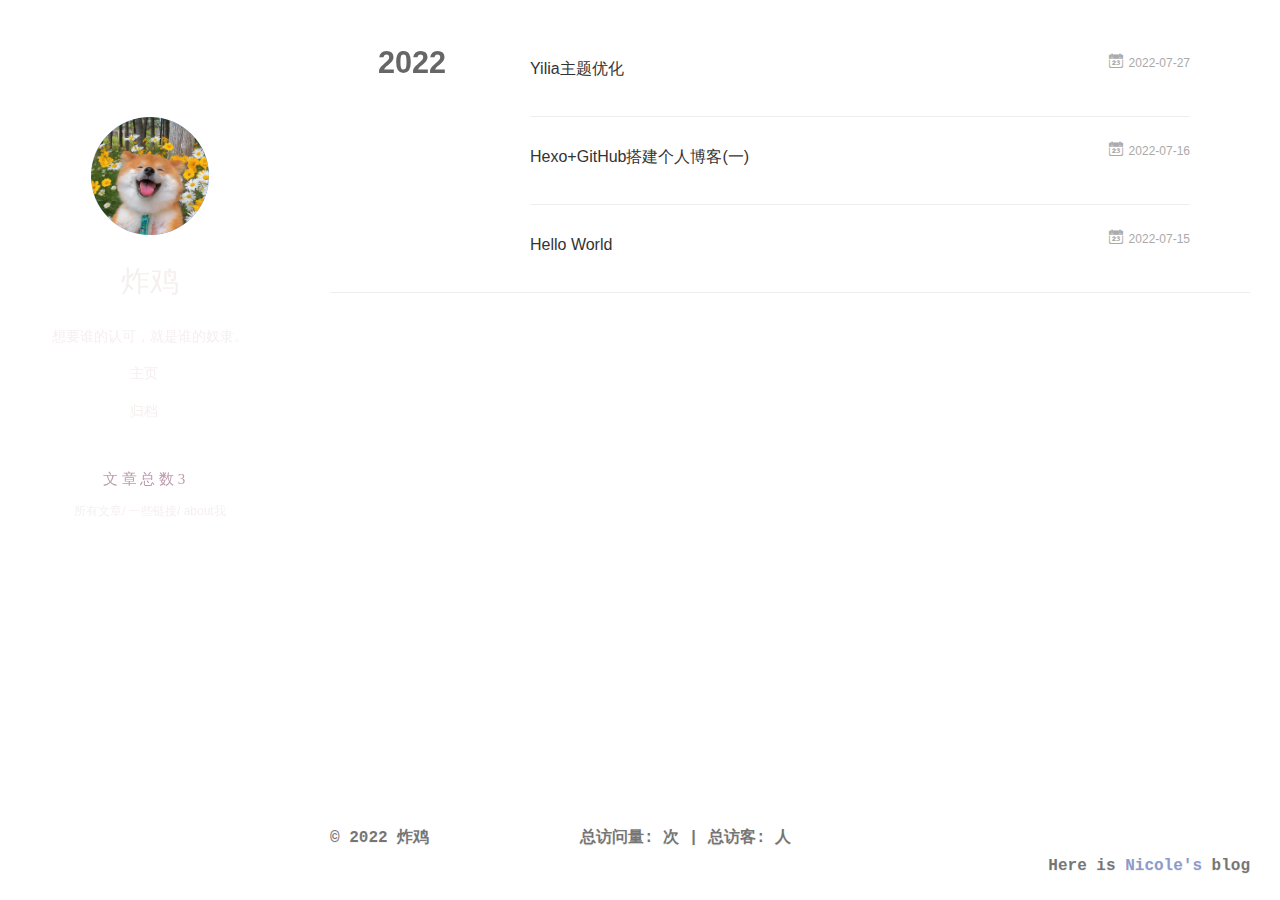
<file: archives/2022/07/index.html>
<!DOCTYPE html>
<html>
<head>
  <meta charset="utf-8">
  
  <meta name="renderer" content="webkit">
  <meta http-equiv="X-UA-Compatible" content="IE=edge" >
  <link rel="dns-prefetch" href="http://zhaji02x.github.io">
  <title>Archives: 2022/7 | 鸡鸡的小屋</title>
  <meta name="viewport" content="width=device-width, initial-scale=1, maximum-scale=1">
  <meta name="description" content="ZHAJI">
<meta property="og:type" content="website">
<meta property="og:title" content="鸡鸡的小屋">
<meta property="og:url" content="http://zhaji02x.github.io/archives/2022/07/index.html">
<meta property="og:site_name" content="鸡鸡的小屋">
<meta property="og:description" content="ZHAJI">
<meta property="og:locale" content="zh_CN">
<meta property="article:author" content="炸鸡">
<meta property="article:tag" content="HEIHEI">
<meta name="twitter:card" content="summary">
  
    <link rel="alternative" href="/atom.xml" title="鸡鸡的小屋" type="application/atom+xml">
  
  
    <link rel="icon" href="/img/favicon.png">
  
  <link rel="stylesheet" type="text/css" href="/./main.0cf68a.css">
  <style type="text/css">
  
    #container.show {
      background: linear-gradient(200deg,#3faf78,#2b2d11);
    }
  </style>
  

  

<meta name="generator" content="Hexo 6.2.0"></head>

<body>
  <div id="container" q-class="show:isCtnShow">
    <canvas id="anm-canvas" class="anm-canvas"></canvas>
    <div class="left-col" q-class="show:isShow">
      

<!--<div class="overlay" style="background: #4d4d4d"></div>-->
<div class="overlay" ></div>
<div class="intrude-less">
	<header id="header" class="inner">
		<a href="/" class="profilepic">
			<img src="/img/avatar.png" class="js-avatar show">
		</a>
		<hgroup>
		  <h1 class="header-author"><a href="/">炸鸡</a></h1>
		</hgroup>
		
		<p class="header-subtitle"> 想要谁的认可，就是谁的奴隶。</p>
		

		<nav class="header-menu">
			<ul>
			
				<li><a href="/">主页</a></li>
	        
				<li><a href="/archives/index.html">归档</a></li>
	        
					<nav class="zongshu">
			   			 文 章 总 数 3
					</nav>
			</ul>
		</nav>



		<nav class="header-smart-menu">
    		
    			
    			<a q-on="click: openSlider(e, 'innerArchive')" href="javascript:void(0)">所有文章</a>
    			
            
    			
    			<a q-on="click: openSlider(e, 'friends')" href="javascript:void(0)">一些链接</a>
    			
            
    			
    			<a q-on="click: openSlider(e, 'aboutme')" href="javascript:void(0)">about我</a>
    			
            
		</nav>
		<nav class="header-nav">
			<div class="social">
				
			</div>
		</nav>
	</header>
</div>

    </div>
    <div class="mid-col" q-class="show:isShow,hide:isShow|isFalse">
      
<nav id="mobile-nav">
  	<div class="overlay js-overlay" style="background: #4d4d4d"></div>
	<div class="btnctn js-mobile-btnctn">
  		<div class="slider-trigger list" q-on="click: openSlider(e)"><i class="icon icon-sort"></i></div>
	</div>
	<div class="intrude-less">
		<header id="header" class="inner">
			<div class="profilepic">
				<img src="/img/avatar.png" class="js-avatar">
			</div>
			<hgroup>
			  <h1 class="header-author js-header-author">炸鸡</h1>
			</hgroup>
			
			<p class="header-subtitle"><i class="icon icon-quo-left"></i> 想要谁的认可，就是谁的奴隶。<i class="icon icon-quo-right"></i></p>
			
			
			
				
			
				
			
			
			
			<nav class="header-nav">
				<div class="social">
					
				</div>
			</nav>

			<nav class="header-menu js-header-menu">
				<ul style="width: 50%">
				
				
					<li style="width: 50%"><a href="/">主页</a></li>
		        
					<li style="width: 50%"><a href="/archives/index.html">归档</a></li>
		        
				</ul>
			</nav>
		</header>				
	</div>
	<div class="mobile-mask" style="display:none" q-show="isShow"></div>
</nav>

      <div id="wrapper" class="body-wrap">
        <div class="menu-l">
          <div class="canvas-wrap">
            <canvas data-colors="#eaeaea" data-sectionHeight="100" data-contentId="js-content" id="myCanvas1" class="anm-canvas"></canvas>
          </div>
          <div id="js-content" class="content-ll">
            
  
  
    
    
      
      
      <section class="archives-wrap">
        <div class="archive-year-wrap">
          <a href="/%E5%BD%92%E6%A1%A3/2022" class="archive-year">2022</a>
        </div>
        <div class="archives">
    
    <article class="archive-article archive-type-post">
  <div class="archive-article-inner">
    <header class="archive-article-header">
      	<div class="article-meta">
	      	<a href="/2022/07/27/yilia%E4%B8%BB%E9%A2%98%E4%BC%98%E5%8C%96/" class="archive-article-date">
  	<time datetime="2022-07-27T07:04:53.000Z" itemprop="datePublished"><i class="icon-calendar icon"></i>2022-07-27</time>
</a>
        </div>
    	 
  
    <h1 itemprop="name">
      <a class="archive-article-title" href="/2022/07/27/yilia%E4%B8%BB%E9%A2%98%E4%BC%98%E5%8C%96/">Yilia主题优化</a>
    </h1>
  

        <div class="article-info info-on-right">
          
          

        </div>
        <div class="clearfix"></div>
    </header>
  </div>
</article>
  
    
    
    <article class="archive-article archive-type-post">
  <div class="archive-article-inner">
    <header class="archive-article-header">
      	<div class="article-meta">
	      	<a href="/2022/07/16/%E7%AC%AC%E4%B8%80%E7%AF%87%E6%96%87%E7%AB%A0/" class="archive-article-date">
  	<time datetime="2022-07-16T05:15:27.327Z" itemprop="datePublished"><i class="icon-calendar icon"></i>2022-07-16</time>
</a>
        </div>
    	 
  
    <h1 itemprop="name">
      <a class="archive-article-title" href="/2022/07/16/%E7%AC%AC%E4%B8%80%E7%AF%87%E6%96%87%E7%AB%A0/">Hexo+GitHub搭建个人博客(一)</a>
    </h1>
  

        <div class="article-info info-on-right">
          
          

        </div>
        <div class="clearfix"></div>
    </header>
  </div>
</article>
  
    
    
    <article class="archive-article archive-type-post">
  <div class="archive-article-inner">
    <header class="archive-article-header">
      	<div class="article-meta">
	      	<a href="/2022/07/15/hello-world/" class="archive-article-date">
  	<time datetime="2022-07-15T07:16:23.151Z" itemprop="datePublished"><i class="icon-calendar icon"></i>2022-07-15</time>
</a>
        </div>
    	 
  
    <h1 itemprop="name">
      <a class="archive-article-title" href="/2022/07/15/hello-world/">Hello World</a>
    </h1>
  

        <div class="article-info info-on-right">
          
          

        </div>
        <div class="clearfix"></div>
    </header>
  </div>
</article>
  
  
    </div></section>
  

    



          </div>
        </div>
      </div>
      <footer id="footer">
  <div class="outer">
    <div id="footer-info">
    	<div class="footer-left">
    		&copy; 2022 炸鸡
    	</div>
    </div>

<!-- 根据个人喜好在相应位置添加以下代码 -->
 <div class="count-span">
     <span id="busuanzi_container_site_pv">
     总访问量: <span id="busuanzi_value_site_pv"></span>次 |
     </span>
     <span id="busuanzi_container_site_uv">
     总访客: <span id="busuanzi_value_site_uv"></span>人
     </span>
 </div>
 <!-- 根据个人喜好在相应位置添加以上代码 -->

      	<div class="footer-right">
      	Here is <a href="https://zhaji02x.github.io" target="_blank">Nicole's</a> blog
      	</div>
    </div>
</footer>
<!--页面点击小红心-->
<script type="text/javascript" src="/love.js"></script>
<!-- 不蒜子统计 -->
<script  async  src="https://busuanzi.ibruce.info/busuanzi/2.3/busuanzi.pure.mini.js"></script>

    </div>
    <script>
	var yiliaConfig = {
		mathjax: false,
		isHome: false,
		isPost: false,
		isArchive: true,
		isTag: false,
		isCategory: false,
		open_in_new: false,
		toc_hide_index: true,
		root: "/",
		innerArchive: true,
		showTags: false
	}
</script>

<script>!function(t){function n(e){if(r[e])return r[e].exports;var i=r[e]={exports:{},id:e,loaded:!1};return t[e].call(i.exports,i,i.exports,n),i.loaded=!0,i.exports}var r={};n.m=t,n.c=r,n.p="./",n(0)}([function(t,n,r){r(195),t.exports=r(191)},function(t,n,r){var e=r(3),i=r(52),o=r(27),u=r(28),c=r(53),f="prototype",a=function(t,n,r){var s,l,h,v,p=t&a.F,d=t&a.G,y=t&a.S,g=t&a.P,b=t&a.B,m=d?e:y?e[n]||(e[n]={}):(e[n]||{})[f],x=d?i:i[n]||(i[n]={}),w=x[f]||(x[f]={});d&&(r=n);for(s in r)l=!p&&m&&void 0!==m[s],h=(l?m:r)[s],v=b&&l?c(h,e):g&&"function"==typeof h?c(Function.call,h):h,m&&u(m,s,h,t&a.U),x[s]!=h&&o(x,s,v),g&&w[s]!=h&&(w[s]=h)};e.core=i,a.F=1,a.G=2,a.S=4,a.P=8,a.B=16,a.W=32,a.U=64,a.R=128,t.exports=a},function(t,n,r){var e=r(6);t.exports=function(t){if(!e(t))throw TypeError(t+" is not an object!");return t}},function(t,n){var r=t.exports="undefined"!=typeof window&&window.Math==Math?window:"undefined"!=typeof self&&self.Math==Math?self:Function("return this")();"number"==typeof __g&&(__g=r)},function(t,n){t.exports=function(t){try{return!!t()}catch(t){return!0}}},function(t,n){var r=t.exports="undefined"!=typeof window&&window.Math==Math?window:"undefined"!=typeof self&&self.Math==Math?self:Function("return this")();"number"==typeof __g&&(__g=r)},function(t,n){t.exports=function(t){return"object"==typeof t?null!==t:"function"==typeof t}},function(t,n,r){var e=r(126)("wks"),i=r(76),o=r(3).Symbol,u="function"==typeof o;(t.exports=function(t){return e[t]||(e[t]=u&&o[t]||(u?o:i)("Symbol."+t))}).store=e},function(t,n){var r={}.hasOwnProperty;t.exports=function(t,n){return r.call(t,n)}},function(t,n,r){var e=r(94),i=r(33);t.exports=function(t){return e(i(t))}},function(t,n,r){t.exports=!r(4)(function(){return 7!=Object.defineProperty({},"a",{get:function(){return 7}}).a})},function(t,n,r){var e=r(2),i=r(167),o=r(50),u=Object.defineProperty;n.f=r(10)?Object.defineProperty:function(t,n,r){if(e(t),n=o(n,!0),e(r),i)try{return u(t,n,r)}catch(t){}if("get"in r||"set"in r)throw TypeError("Accessors not supported!");return"value"in r&&(t[n]=r.value),t}},function(t,n,r){t.exports=!r(18)(function(){return 7!=Object.defineProperty({},"a",{get:function(){return 7}}).a})},function(t,n,r){var e=r(14),i=r(22);t.exports=r(12)?function(t,n,r){return e.f(t,n,i(1,r))}:function(t,n,r){return t[n]=r,t}},function(t,n,r){var e=r(20),i=r(58),o=r(42),u=Object.defineProperty;n.f=r(12)?Object.defineProperty:function(t,n,r){if(e(t),n=o(n,!0),e(r),i)try{return u(t,n,r)}catch(t){}if("get"in r||"set"in r)throw TypeError("Accessors not supported!");return"value"in r&&(t[n]=r.value),t}},function(t,n,r){var e=r(40)("wks"),i=r(23),o=r(5).Symbol,u="function"==typeof o;(t.exports=function(t){return e[t]||(e[t]=u&&o[t]||(u?o:i)("Symbol."+t))}).store=e},function(t,n,r){var e=r(67),i=Math.min;t.exports=function(t){return t>0?i(e(t),9007199254740991):0}},function(t,n,r){var e=r(46);t.exports=function(t){return Object(e(t))}},function(t,n){t.exports=function(t){try{return!!t()}catch(t){return!0}}},function(t,n,r){var e=r(63),i=r(34);t.exports=Object.keys||function(t){return e(t,i)}},function(t,n,r){var e=r(21);t.exports=function(t){if(!e(t))throw TypeError(t+" is not an object!");return t}},function(t,n){t.exports=function(t){return"object"==typeof t?null!==t:"function"==typeof t}},function(t,n){t.exports=function(t,n){return{enumerable:!(1&t),configurable:!(2&t),writable:!(4&t),value:n}}},function(t,n){var r=0,e=Math.random();t.exports=function(t){return"Symbol(".concat(void 0===t?"":t,")_",(++r+e).toString(36))}},function(t,n){var r={}.hasOwnProperty;t.exports=function(t,n){return r.call(t,n)}},function(t,n){var r=t.exports={version:"2.4.0"};"number"==typeof __e&&(__e=r)},function(t,n){t.exports=function(t){if("function"!=typeof t)throw TypeError(t+" is not a function!");return t}},function(t,n,r){var e=r(11),i=r(66);t.exports=r(10)?function(t,n,r){return e.f(t,n,i(1,r))}:function(t,n,r){return t[n]=r,t}},function(t,n,r){var e=r(3),i=r(27),o=r(24),u=r(76)("src"),c="toString",f=Function[c],a=(""+f).split(c);r(52).inspectSource=function(t){return f.call(t)},(t.exports=function(t,n,r,c){var f="function"==typeof r;f&&(o(r,"name")||i(r,"name",n)),t[n]!==r&&(f&&(o(r,u)||i(r,u,t[n]?""+t[n]:a.join(String(n)))),t===e?t[n]=r:c?t[n]?t[n]=r:i(t,n,r):(delete t[n],i(t,n,r)))})(Function.prototype,c,function(){return"function"==typeof this&&this[u]||f.call(this)})},function(t,n,r){var e=r(1),i=r(4),o=r(46),u=function(t,n,r,e){var i=String(o(t)),u="<"+n;return""!==r&&(u+=" "+r+'="'+String(e).replace(/"/g,"&quot;")+'"'),u+">"+i+"</"+n+">"};t.exports=function(t,n){var r={};r[t]=n(u),e(e.P+e.F*i(function(){var n=""[t]('"');return n!==n.toLowerCase()||n.split('"').length>3}),"String",r)}},function(t,n,r){var e=r(115),i=r(46);t.exports=function(t){return e(i(t))}},function(t,n,r){var e=r(116),i=r(66),o=r(30),u=r(50),c=r(24),f=r(167),a=Object.getOwnPropertyDescriptor;n.f=r(10)?a:function(t,n){if(t=o(t),n=u(n,!0),f)try{return a(t,n)}catch(t){}if(c(t,n))return i(!e.f.call(t,n),t[n])}},function(t,n,r){var e=r(24),i=r(17),o=r(145)("IE_PROTO"),u=Object.prototype;t.exports=Object.getPrototypeOf||function(t){return t=i(t),e(t,o)?t[o]:"function"==typeof t.constructor&&t instanceof t.constructor?t.constructor.prototype:t instanceof Object?u:null}},function(t,n){t.exports=function(t){if(void 0==t)throw TypeError("Can't call method on  "+t);return t}},function(t,n){t.exports="constructor,hasOwnProperty,isPrototypeOf,propertyIsEnumerable,toLocaleString,toString,valueOf".split(",")},function(t,n){t.exports={}},function(t,n){t.exports=!0},function(t,n){n.f={}.propertyIsEnumerable},function(t,n,r){var e=r(14).f,i=r(8),o=r(15)("toStringTag");t.exports=function(t,n,r){t&&!i(t=r?t:t.prototype,o)&&e(t,o,{configurable:!0,value:n})}},function(t,n,r){var e=r(40)("keys"),i=r(23);t.exports=function(t){return e[t]||(e[t]=i(t))}},function(t,n,r){var e=r(5),i="__core-js_shared__",o=e[i]||(e[i]={});t.exports=function(t){return o[t]||(o[t]={})}},function(t,n){var r=Math.ceil,e=Math.floor;t.exports=function(t){return isNaN(t=+t)?0:(t>0?e:r)(t)}},function(t,n,r){var e=r(21);t.exports=function(t,n){if(!e(t))return t;var r,i;if(n&&"function"==typeof(r=t.toString)&&!e(i=r.call(t)))return i;if("function"==typeof(r=t.valueOf)&&!e(i=r.call(t)))return i;if(!n&&"function"==typeof(r=t.toString)&&!e(i=r.call(t)))return i;throw TypeError("Can't convert object to primitive value")}},function(t,n,r){var e=r(5),i=r(25),o=r(36),u=r(44),c=r(14).f;t.exports=function(t){var n=i.Symbol||(i.Symbol=o?{}:e.Symbol||{});"_"==t.charAt(0)||t in n||c(n,t,{value:u.f(t)})}},function(t,n,r){n.f=r(15)},function(t,n){var r={}.toString;t.exports=function(t){return r.call(t).slice(8,-1)}},function(t,n){t.exports=function(t){if(void 0==t)throw TypeError("Can't call method on  "+t);return t}},function(t,n,r){var e=r(4);t.exports=function(t,n){return!!t&&e(function(){n?t.call(null,function(){},1):t.call(null)})}},function(t,n,r){var e=r(53),i=r(115),o=r(17),u=r(16),c=r(203);t.exports=function(t,n){var r=1==t,f=2==t,a=3==t,s=4==t,l=6==t,h=5==t||l,v=n||c;return function(n,c,p){for(var d,y,g=o(n),b=i(g),m=e(c,p,3),x=u(b.length),w=0,S=r?v(n,x):f?v(n,0):void 0;x>w;w++)if((h||w in b)&&(d=b[w],y=m(d,w,g),t))if(r)S[w]=y;else if(y)switch(t){case 3:return!0;case 5:return d;case 6:return w;case 2:S.push(d)}else if(s)return!1;return l?-1:a||s?s:S}}},function(t,n,r){var e=r(1),i=r(52),o=r(4);t.exports=function(t,n){var r=(i.Object||{})[t]||Object[t],u={};u[t]=n(r),e(e.S+e.F*o(function(){r(1)}),"Object",u)}},function(t,n,r){var e=r(6);t.exports=function(t,n){if(!e(t))return t;var r,i;if(n&&"function"==typeof(r=t.toString)&&!e(i=r.call(t)))return i;if("function"==typeof(r=t.valueOf)&&!e(i=r.call(t)))return i;if(!n&&"function"==typeof(r=t.toString)&&!e(i=r.call(t)))return i;throw TypeError("Can't convert object to primitive value")}},function(t,n,r){var e=r(5),i=r(25),o=r(91),u=r(13),c="prototype",f=function(t,n,r){var a,s,l,h=t&f.F,v=t&f.G,p=t&f.S,d=t&f.P,y=t&f.B,g=t&f.W,b=v?i:i[n]||(i[n]={}),m=b[c],x=v?e:p?e[n]:(e[n]||{})[c];v&&(r=n);for(a in r)(s=!h&&x&&void 0!==x[a])&&a in b||(l=s?x[a]:r[a],b[a]=v&&"function"!=typeof x[a]?r[a]:y&&s?o(l,e):g&&x[a]==l?function(t){var n=function(n,r,e){if(this instanceof t){switch(arguments.length){case 0:return new t;case 1:return new t(n);case 2:return new t(n,r)}return new t(n,r,e)}return t.apply(this,arguments)};return n[c]=t[c],n}(l):d&&"function"==typeof l?o(Function.call,l):l,d&&((b.virtual||(b.virtual={}))[a]=l,t&f.R&&m&&!m[a]&&u(m,a,l)))};f.F=1,f.G=2,f.S=4,f.P=8,f.B=16,f.W=32,f.U=64,f.R=128,t.exports=f},function(t,n){var r=t.exports={version:"2.4.0"};"number"==typeof __e&&(__e=r)},function(t,n,r){var e=r(26);t.exports=function(t,n,r){if(e(t),void 0===n)return t;switch(r){case 1:return function(r){return t.call(n,r)};case 2:return function(r,e){return t.call(n,r,e)};case 3:return function(r,e,i){return t.call(n,r,e,i)}}return function(){return t.apply(n,arguments)}}},function(t,n,r){var e=r(183),i=r(1),o=r(126)("metadata"),u=o.store||(o.store=new(r(186))),c=function(t,n,r){var i=u.get(t);if(!i){if(!r)return;u.set(t,i=new e)}var o=i.get(n);if(!o){if(!r)return;i.set(n,o=new e)}return o},f=function(t,n,r){var e=c(n,r,!1);return void 0!==e&&e.has(t)},a=function(t,n,r){var e=c(n,r,!1);return void 0===e?void 0:e.get(t)},s=function(t,n,r,e){c(r,e,!0).set(t,n)},l=function(t,n){var r=c(t,n,!1),e=[];return r&&r.forEach(function(t,n){e.push(n)}),e},h=function(t){return void 0===t||"symbol"==typeof t?t:String(t)},v=function(t){i(i.S,"Reflect",t)};t.exports={store:u,map:c,has:f,get:a,set:s,keys:l,key:h,exp:v}},function(t,n,r){"use strict";if(r(10)){var e=r(69),i=r(3),o=r(4),u=r(1),c=r(127),f=r(152),a=r(53),s=r(68),l=r(66),h=r(27),v=r(73),p=r(67),d=r(16),y=r(75),g=r(50),b=r(24),m=r(180),x=r(114),w=r(6),S=r(17),_=r(137),O=r(70),E=r(32),P=r(71).f,j=r(154),F=r(76),M=r(7),A=r(48),N=r(117),T=r(146),I=r(155),k=r(80),L=r(123),R=r(74),C=r(130),D=r(160),U=r(11),W=r(31),G=U.f,B=W.f,V=i.RangeError,z=i.TypeError,q=i.Uint8Array,K="ArrayBuffer",J="Shared"+K,Y="BYTES_PER_ELEMENT",H="prototype",$=Array[H],X=f.ArrayBuffer,Q=f.DataView,Z=A(0),tt=A(2),nt=A(3),rt=A(4),et=A(5),it=A(6),ot=N(!0),ut=N(!1),ct=I.values,ft=I.keys,at=I.entries,st=$.lastIndexOf,lt=$.reduce,ht=$.reduceRight,vt=$.join,pt=$.sort,dt=$.slice,yt=$.toString,gt=$.toLocaleString,bt=M("iterator"),mt=M("toStringTag"),xt=F("typed_constructor"),wt=F("def_constructor"),St=c.CONSTR,_t=c.TYPED,Ot=c.VIEW,Et="Wrong length!",Pt=A(1,function(t,n){return Tt(T(t,t[wt]),n)}),jt=o(function(){return 1===new q(new Uint16Array([1]).buffer)[0]}),Ft=!!q&&!!q[H].set&&o(function(){new q(1).set({})}),Mt=function(t,n){if(void 0===t)throw z(Et);var r=+t,e=d(t);if(n&&!m(r,e))throw V(Et);return e},At=function(t,n){var r=p(t);if(r<0||r%n)throw V("Wrong offset!");return r},Nt=function(t){if(w(t)&&_t in t)return t;throw z(t+" is not a typed array!")},Tt=function(t,n){if(!(w(t)&&xt in t))throw z("It is not a typed array constructor!");return new t(n)},It=function(t,n){return kt(T(t,t[wt]),n)},kt=function(t,n){for(var r=0,e=n.length,i=Tt(t,e);e>r;)i[r]=n[r++];return i},Lt=function(t,n,r){G(t,n,{get:function(){return this._d[r]}})},Rt=function(t){var n,r,e,i,o,u,c=S(t),f=arguments.length,s=f>1?arguments[1]:void 0,l=void 0!==s,h=j(c);if(void 0!=h&&!_(h)){for(u=h.call(c),e=[],n=0;!(o=u.next()).done;n++)e.push(o.value);c=e}for(l&&f>2&&(s=a(s,arguments[2],2)),n=0,r=d(c.length),i=Tt(this,r);r>n;n++)i[n]=l?s(c[n],n):c[n];return i},Ct=function(){for(var t=0,n=arguments.length,r=Tt(this,n);n>t;)r[t]=arguments[t++];return r},Dt=!!q&&o(function(){gt.call(new q(1))}),Ut=function(){return gt.apply(Dt?dt.call(Nt(this)):Nt(this),arguments)},Wt={copyWithin:function(t,n){return D.call(Nt(this),t,n,arguments.length>2?arguments[2]:void 0)},every:function(t){return rt(Nt(this),t,arguments.length>1?arguments[1]:void 0)},fill:function(t){return C.apply(Nt(this),arguments)},filter:function(t){return It(this,tt(Nt(this),t,arguments.length>1?arguments[1]:void 0))},find:function(t){return et(Nt(this),t,arguments.length>1?arguments[1]:void 0)},findIndex:function(t){return it(Nt(this),t,arguments.length>1?arguments[1]:void 0)},forEach:function(t){Z(Nt(this),t,arguments.length>1?arguments[1]:void 0)},indexOf:function(t){return ut(Nt(this),t,arguments.length>1?arguments[1]:void 0)},includes:function(t){return ot(Nt(this),t,arguments.length>1?arguments[1]:void 0)},join:function(t){return vt.apply(Nt(this),arguments)},lastIndexOf:function(t){return st.apply(Nt(this),arguments)},map:function(t){return Pt(Nt(this),t,arguments.length>1?arguments[1]:void 0)},reduce:function(t){return lt.apply(Nt(this),arguments)},reduceRight:function(t){return ht.apply(Nt(this),arguments)},reverse:function(){for(var t,n=this,r=Nt(n).length,e=Math.floor(r/2),i=0;i<e;)t=n[i],n[i++]=n[--r],n[r]=t;return n},some:function(t){return nt(Nt(this),t,arguments.length>1?arguments[1]:void 0)},sort:function(t){return pt.call(Nt(this),t)},subarray:function(t,n){var r=Nt(this),e=r.length,i=y(t,e);return new(T(r,r[wt]))(r.buffer,r.byteOffset+i*r.BYTES_PER_ELEMENT,d((void 0===n?e:y(n,e))-i))}},Gt=function(t,n){return It(this,dt.call(Nt(this),t,n))},Bt=function(t){Nt(this);var n=At(arguments[1],1),r=this.length,e=S(t),i=d(e.length),o=0;if(i+n>r)throw V(Et);for(;o<i;)this[n+o]=e[o++]},Vt={entries:function(){return at.call(Nt(this))},keys:function(){return ft.call(Nt(this))},values:function(){return ct.call(Nt(this))}},zt=function(t,n){return w(t)&&t[_t]&&"symbol"!=typeof n&&n in t&&String(+n)==String(n)},qt=function(t,n){return zt(t,n=g(n,!0))?l(2,t[n]):B(t,n)},Kt=function(t,n,r){return!(zt(t,n=g(n,!0))&&w(r)&&b(r,"value"))||b(r,"get")||b(r,"set")||r.configurable||b(r,"writable")&&!r.writable||b(r,"enumerable")&&!r.enumerable?G(t,n,r):(t[n]=r.value,t)};St||(W.f=qt,U.f=Kt),u(u.S+u.F*!St,"Object",{getOwnPropertyDescriptor:qt,defineProperty:Kt}),o(function(){yt.call({})})&&(yt=gt=function(){return vt.call(this)});var Jt=v({},Wt);v(Jt,Vt),h(Jt,bt,Vt.values),v(Jt,{slice:Gt,set:Bt,constructor:function(){},toString:yt,toLocaleString:Ut}),Lt(Jt,"buffer","b"),Lt(Jt,"byteOffset","o"),Lt(Jt,"byteLength","l"),Lt(Jt,"length","e"),G(Jt,mt,{get:function(){return this[_t]}}),t.exports=function(t,n,r,f){f=!!f;var a=t+(f?"Clamped":"")+"Array",l="Uint8Array"!=a,v="get"+t,p="set"+t,y=i[a],g=y||{},b=y&&E(y),m=!y||!c.ABV,S={},_=y&&y[H],j=function(t,r){var e=t._d;return e.v[v](r*n+e.o,jt)},F=function(t,r,e){var i=t._d;f&&(e=(e=Math.round(e))<0?0:e>255?255:255&e),i.v[p](r*n+i.o,e,jt)},M=function(t,n){G(t,n,{get:function(){return j(this,n)},set:function(t){return F(this,n,t)},enumerable:!0})};m?(y=r(function(t,r,e,i){s(t,y,a,"_d");var o,u,c,f,l=0,v=0;if(w(r)){if(!(r instanceof X||(f=x(r))==K||f==J))return _t in r?kt(y,r):Rt.call(y,r);o=r,v=At(e,n);var p=r.byteLength;if(void 0===i){if(p%n)throw V(Et);if((u=p-v)<0)throw V(Et)}else if((u=d(i)*n)+v>p)throw V(Et);c=u/n}else c=Mt(r,!0),u=c*n,o=new X(u);for(h(t,"_d",{b:o,o:v,l:u,e:c,v:new Q(o)});l<c;)M(t,l++)}),_=y[H]=O(Jt),h(_,"constructor",y)):L(function(t){new y(null),new y(t)},!0)||(y=r(function(t,r,e,i){s(t,y,a);var o;return w(r)?r instanceof X||(o=x(r))==K||o==J?void 0!==i?new g(r,At(e,n),i):void 0!==e?new g(r,At(e,n)):new g(r):_t in r?kt(y,r):Rt.call(y,r):new g(Mt(r,l))}),Z(b!==Function.prototype?P(g).concat(P(b)):P(g),function(t){t in y||h(y,t,g[t])}),y[H]=_,e||(_.constructor=y));var A=_[bt],N=!!A&&("values"==A.name||void 0==A.name),T=Vt.values;h(y,xt,!0),h(_,_t,a),h(_,Ot,!0),h(_,wt,y),(f?new y(1)[mt]==a:mt in _)||G(_,mt,{get:function(){return a}}),S[a]=y,u(u.G+u.W+u.F*(y!=g),S),u(u.S,a,{BYTES_PER_ELEMENT:n,from:Rt,of:Ct}),Y in _||h(_,Y,n),u(u.P,a,Wt),R(a),u(u.P+u.F*Ft,a,{set:Bt}),u(u.P+u.F*!N,a,Vt),u(u.P+u.F*(_.toString!=yt),a,{toString:yt}),u(u.P+u.F*o(function(){new y(1).slice()}),a,{slice:Gt}),u(u.P+u.F*(o(function(){return[1,2].toLocaleString()!=new y([1,2]).toLocaleString()})||!o(function(){_.toLocaleString.call([1,2])})),a,{toLocaleString:Ut}),k[a]=N?A:T,e||N||h(_,bt,T)}}else t.exports=function(){}},function(t,n){var r={}.toString;t.exports=function(t){return r.call(t).slice(8,-1)}},function(t,n,r){var e=r(21),i=r(5).document,o=e(i)&&e(i.createElement);t.exports=function(t){return o?i.createElement(t):{}}},function(t,n,r){t.exports=!r(12)&&!r(18)(function(){return 7!=Object.defineProperty(r(57)("div"),"a",{get:function(){return 7}}).a})},function(t,n,r){"use strict";var e=r(36),i=r(51),o=r(64),u=r(13),c=r(8),f=r(35),a=r(96),s=r(38),l=r(103),h=r(15)("iterator"),v=!([].keys&&"next"in[].keys()),p="keys",d="values",y=function(){return this};t.exports=function(t,n,r,g,b,m,x){a(r,n,g);var w,S,_,O=function(t){if(!v&&t in F)return F[t];switch(t){case p:case d:return function(){return new r(this,t)}}return function(){return new r(this,t)}},E=n+" Iterator",P=b==d,j=!1,F=t.prototype,M=F[h]||F["@@iterator"]||b&&F[b],A=M||O(b),N=b?P?O("entries"):A:void 0,T="Array"==n?F.entries||M:M;if(T&&(_=l(T.call(new t)))!==Object.prototype&&(s(_,E,!0),e||c(_,h)||u(_,h,y)),P&&M&&M.name!==d&&(j=!0,A=function(){return M.call(this)}),e&&!x||!v&&!j&&F[h]||u(F,h,A),f[n]=A,f[E]=y,b)if(w={values:P?A:O(d),keys:m?A:O(p),entries:N},x)for(S in w)S in F||o(F,S,w[S]);else i(i.P+i.F*(v||j),n,w);return w}},function(t,n,r){var e=r(20),i=r(100),o=r(34),u=r(39)("IE_PROTO"),c=function(){},f="prototype",a=function(){var t,n=r(57)("iframe"),e=o.length;for(n.style.display="none",r(93).appendChild(n),n.src="javascript:",t=n.contentWindow.document,t.open(),t.write("<script>document.F=Object<\/script>"),t.close(),a=t.F;e--;)delete a[f][o[e]];return a()};t.exports=Object.create||function(t,n){var r;return null!==t?(c[f]=e(t),r=new c,c[f]=null,r[u]=t):r=a(),void 0===n?r:i(r,n)}},function(t,n,r){var e=r(63),i=r(34).concat("length","prototype");n.f=Object.getOwnPropertyNames||function(t){return e(t,i)}},function(t,n){n.f=Object.getOwnPropertySymbols},function(t,n,r){var e=r(8),i=r(9),o=r(90)(!1),u=r(39)("IE_PROTO");t.exports=function(t,n){var r,c=i(t),f=0,a=[];for(r in c)r!=u&&e(c,r)&&a.push(r);for(;n.length>f;)e(c,r=n[f++])&&(~o(a,r)||a.push(r));return a}},function(t,n,r){t.exports=r(13)},function(t,n,r){var e=r(76)("meta"),i=r(6),o=r(24),u=r(11).f,c=0,f=Object.isExtensible||function(){return!0},a=!r(4)(function(){return f(Object.preventExtensions({}))}),s=function(t){u(t,e,{value:{i:"O"+ ++c,w:{}}})},l=function(t,n){if(!i(t))return"symbol"==typeof t?t:("string"==typeof t?"S":"P")+t;if(!o(t,e)){if(!f(t))return"F";if(!n)return"E";s(t)}return t[e].i},h=function(t,n){if(!o(t,e)){if(!f(t))return!0;if(!n)return!1;s(t)}return t[e].w},v=function(t){return a&&p.NEED&&f(t)&&!o(t,e)&&s(t),t},p=t.exports={KEY:e,NEED:!1,fastKey:l,getWeak:h,onFreeze:v}},function(t,n){t.exports=function(t,n){return{enumerable:!(1&t),configurable:!(2&t),writable:!(4&t),value:n}}},function(t,n){var r=Math.ceil,e=Math.floor;t.exports=function(t){return isNaN(t=+t)?0:(t>0?e:r)(t)}},function(t,n){t.exports=function(t,n,r,e){if(!(t instanceof n)||void 0!==e&&e in t)throw TypeError(r+": incorrect invocation!");return t}},function(t,n){t.exports=!1},function(t,n,r){var e=r(2),i=r(173),o=r(133),u=r(145)("IE_PROTO"),c=function(){},f="prototype",a=function(){var t,n=r(132)("iframe"),e=o.length;for(n.style.display="none",r(135).appendChild(n),n.src="javascript:",t=n.contentWindow.document,t.open(),t.write("<script>document.F=Object<\/script>"),t.close(),a=t.F;e--;)delete a[f][o[e]];return a()};t.exports=Object.create||function(t,n){var r;return null!==t?(c[f]=e(t),r=new c,c[f]=null,r[u]=t):r=a(),void 0===n?r:i(r,n)}},function(t,n,r){var e=r(175),i=r(133).concat("length","prototype");n.f=Object.getOwnPropertyNames||function(t){return e(t,i)}},function(t,n,r){var e=r(175),i=r(133);t.exports=Object.keys||function(t){return e(t,i)}},function(t,n,r){var e=r(28);t.exports=function(t,n,r){for(var i in n)e(t,i,n[i],r);return t}},function(t,n,r){"use strict";var e=r(3),i=r(11),o=r(10),u=r(7)("species");t.exports=function(t){var n=e[t];o&&n&&!n[u]&&i.f(n,u,{configurable:!0,get:function(){return this}})}},function(t,n,r){var e=r(67),i=Math.max,o=Math.min;t.exports=function(t,n){return t=e(t),t<0?i(t+n,0):o(t,n)}},function(t,n){var r=0,e=Math.random();t.exports=function(t){return"Symbol(".concat(void 0===t?"":t,")_",(++r+e).toString(36))}},function(t,n,r){var e=r(33);t.exports=function(t){return Object(e(t))}},function(t,n,r){var e=r(7)("unscopables"),i=Array.prototype;void 0==i[e]&&r(27)(i,e,{}),t.exports=function(t){i[e][t]=!0}},function(t,n,r){var e=r(53),i=r(169),o=r(137),u=r(2),c=r(16),f=r(154),a={},s={},n=t.exports=function(t,n,r,l,h){var v,p,d,y,g=h?function(){return t}:f(t),b=e(r,l,n?2:1),m=0;if("function"!=typeof g)throw TypeError(t+" is not iterable!");if(o(g)){for(v=c(t.length);v>m;m++)if((y=n?b(u(p=t[m])[0],p[1]):b(t[m]))===a||y===s)return y}else for(d=g.call(t);!(p=d.next()).done;)if((y=i(d,b,p.value,n))===a||y===s)return y};n.BREAK=a,n.RETURN=s},function(t,n){t.exports={}},function(t,n,r){var e=r(11).f,i=r(24),o=r(7)("toStringTag");t.exports=function(t,n,r){t&&!i(t=r?t:t.prototype,o)&&e(t,o,{configurable:!0,value:n})}},function(t,n,r){var e=r(1),i=r(46),o=r(4),u=r(150),c="["+u+"]",f="​",a=RegExp("^"+c+c+"*"),s=RegExp(c+c+"*$"),l=function(t,n,r){var i={},c=o(function(){return!!u[t]()||f[t]()!=f}),a=i[t]=c?n(h):u[t];r&&(i[r]=a),e(e.P+e.F*c,"String",i)},h=l.trim=function(t,n){return t=String(i(t)),1&n&&(t=t.replace(a,"")),2&n&&(t=t.replace(s,"")),t};t.exports=l},function(t,n,r){t.exports={default:r(86),__esModule:!0}},function(t,n,r){t.exports={default:r(87),__esModule:!0}},function(t,n,r){"use strict";function e(t){return t&&t.__esModule?t:{default:t}}n.__esModule=!0;var i=r(84),o=e(i),u=r(83),c=e(u),f="function"==typeof c.default&&"symbol"==typeof o.default?function(t){return typeof t}:function(t){return t&&"function"==typeof c.default&&t.constructor===c.default&&t!==c.default.prototype?"symbol":typeof t};n.default="function"==typeof c.default&&"symbol"===f(o.default)?function(t){return void 0===t?"undefined":f(t)}:function(t){return t&&"function"==typeof c.default&&t.constructor===c.default&&t!==c.default.prototype?"symbol":void 0===t?"undefined":f(t)}},function(t,n,r){r(110),r(108),r(111),r(112),t.exports=r(25).Symbol},function(t,n,r){r(109),r(113),t.exports=r(44).f("iterator")},function(t,n){t.exports=function(t){if("function"!=typeof t)throw TypeError(t+" is not a function!");return t}},function(t,n){t.exports=function(){}},function(t,n,r){var e=r(9),i=r(106),o=r(105);t.exports=function(t){return function(n,r,u){var c,f=e(n),a=i(f.length),s=o(u,a);if(t&&r!=r){for(;a>s;)if((c=f[s++])!=c)return!0}else for(;a>s;s++)if((t||s in f)&&f[s]===r)return t||s||0;return!t&&-1}}},function(t,n,r){var e=r(88);t.exports=function(t,n,r){if(e(t),void 0===n)return t;switch(r){case 1:return function(r){return t.call(n,r)};case 2:return function(r,e){return t.call(n,r,e)};case 3:return function(r,e,i){return t.call(n,r,e,i)}}return function(){return t.apply(n,arguments)}}},function(t,n,r){var e=r(19),i=r(62),o=r(37);t.exports=function(t){var n=e(t),r=i.f;if(r)for(var u,c=r(t),f=o.f,a=0;c.length>a;)f.call(t,u=c[a++])&&n.push(u);return n}},function(t,n,r){t.exports=r(5).document&&document.documentElement},function(t,n,r){var e=r(56);t.exports=Object("z").propertyIsEnumerable(0)?Object:function(t){return"String"==e(t)?t.split(""):Object(t)}},function(t,n,r){var e=r(56);t.exports=Array.isArray||function(t){return"Array"==e(t)}},function(t,n,r){"use strict";var e=r(60),i=r(22),o=r(38),u={};r(13)(u,r(15)("iterator"),function(){return this}),t.exports=function(t,n,r){t.prototype=e(u,{next:i(1,r)}),o(t,n+" Iterator")}},function(t,n){t.exports=function(t,n){return{value:n,done:!!t}}},function(t,n,r){var e=r(19),i=r(9);t.exports=function(t,n){for(var r,o=i(t),u=e(o),c=u.length,f=0;c>f;)if(o[r=u[f++]]===n)return r}},function(t,n,r){var e=r(23)("meta"),i=r(21),o=r(8),u=r(14).f,c=0,f=Object.isExtensible||function(){return!0},a=!r(18)(function(){return f(Object.preventExtensions({}))}),s=function(t){u(t,e,{value:{i:"O"+ ++c,w:{}}})},l=function(t,n){if(!i(t))return"symbol"==typeof t?t:("string"==typeof t?"S":"P")+t;if(!o(t,e)){if(!f(t))return"F";if(!n)return"E";s(t)}return t[e].i},h=function(t,n){if(!o(t,e)){if(!f(t))return!0;if(!n)return!1;s(t)}return t[e].w},v=function(t){return a&&p.NEED&&f(t)&&!o(t,e)&&s(t),t},p=t.exports={KEY:e,NEED:!1,fastKey:l,getWeak:h,onFreeze:v}},function(t,n,r){var e=r(14),i=r(20),o=r(19);t.exports=r(12)?Object.defineProperties:function(t,n){i(t);for(var r,u=o(n),c=u.length,f=0;c>f;)e.f(t,r=u[f++],n[r]);return t}},function(t,n,r){var e=r(37),i=r(22),o=r(9),u=r(42),c=r(8),f=r(58),a=Object.getOwnPropertyDescriptor;n.f=r(12)?a:function(t,n){if(t=o(t),n=u(n,!0),f)try{return a(t,n)}catch(t){}if(c(t,n))return i(!e.f.call(t,n),t[n])}},function(t,n,r){var e=r(9),i=r(61).f,o={}.toString,u="object"==typeof window&&window&&Object.getOwnPropertyNames?Object.getOwnPropertyNames(window):[],c=function(t){try{return i(t)}catch(t){return u.slice()}};t.exports.f=function(t){return u&&"[object Window]"==o.call(t)?c(t):i(e(t))}},function(t,n,r){var e=r(8),i=r(77),o=r(39)("IE_PROTO"),u=Object.prototype;t.exports=Object.getPrototypeOf||function(t){return t=i(t),e(t,o)?t[o]:"function"==typeof t.constructor&&t instanceof t.constructor?t.constructor.prototype:t instanceof Object?u:null}},function(t,n,r){var e=r(41),i=r(33);t.exports=function(t){return function(n,r){var o,u,c=String(i(n)),f=e(r),a=c.length;return f<0||f>=a?t?"":void 0:(o=c.charCodeAt(f),o<55296||o>56319||f+1===a||(u=c.charCodeAt(f+1))<56320||u>57343?t?c.charAt(f):o:t?c.slice(f,f+2):u-56320+(o-55296<<10)+65536)}}},function(t,n,r){var e=r(41),i=Math.max,o=Math.min;t.exports=function(t,n){return t=e(t),t<0?i(t+n,0):o(t,n)}},function(t,n,r){var e=r(41),i=Math.min;t.exports=function(t){return t>0?i(e(t),9007199254740991):0}},function(t,n,r){"use strict";var e=r(89),i=r(97),o=r(35),u=r(9);t.exports=r(59)(Array,"Array",function(t,n){this._t=u(t),this._i=0,this._k=n},function(){var t=this._t,n=this._k,r=this._i++;return!t||r>=t.length?(this._t=void 0,i(1)):"keys"==n?i(0,r):"values"==n?i(0,t[r]):i(0,[r,t[r]])},"values"),o.Arguments=o.Array,e("keys"),e("values"),e("entries")},function(t,n){},function(t,n,r){"use strict";var e=r(104)(!0);r(59)(String,"String",function(t){this._t=String(t),this._i=0},function(){var t,n=this._t,r=this._i;return r>=n.length?{value:void 0,done:!0}:(t=e(n,r),this._i+=t.length,{value:t,done:!1})})},function(t,n,r){"use strict";var e=r(5),i=r(8),o=r(12),u=r(51),c=r(64),f=r(99).KEY,a=r(18),s=r(40),l=r(38),h=r(23),v=r(15),p=r(44),d=r(43),y=r(98),g=r(92),b=r(95),m=r(20),x=r(9),w=r(42),S=r(22),_=r(60),O=r(102),E=r(101),P=r(14),j=r(19),F=E.f,M=P.f,A=O.f,N=e.Symbol,T=e.JSON,I=T&&T.stringify,k="prototype",L=v("_hidden"),R=v("toPrimitive"),C={}.propertyIsEnumerable,D=s("symbol-registry"),U=s("symbols"),W=s("op-symbols"),G=Object[k],B="function"==typeof N,V=e.QObject,z=!V||!V[k]||!V[k].findChild,q=o&&a(function(){return 7!=_(M({},"a",{get:function(){return M(this,"a",{value:7}).a}})).a})?function(t,n,r){var e=F(G,n);e&&delete G[n],M(t,n,r),e&&t!==G&&M(G,n,e)}:M,K=function(t){var n=U[t]=_(N[k]);return n._k=t,n},J=B&&"symbol"==typeof N.iterator?function(t){return"symbol"==typeof t}:function(t){return t instanceof N},Y=function(t,n,r){return t===G&&Y(W,n,r),m(t),n=w(n,!0),m(r),i(U,n)?(r.enumerable?(i(t,L)&&t[L][n]&&(t[L][n]=!1),r=_(r,{enumerable:S(0,!1)})):(i(t,L)||M(t,L,S(1,{})),t[L][n]=!0),q(t,n,r)):M(t,n,r)},H=function(t,n){m(t);for(var r,e=g(n=x(n)),i=0,o=e.length;o>i;)Y(t,r=e[i++],n[r]);return t},$=function(t,n){return void 0===n?_(t):H(_(t),n)},X=function(t){var n=C.call(this,t=w(t,!0));return!(this===G&&i(U,t)&&!i(W,t))&&(!(n||!i(this,t)||!i(U,t)||i(this,L)&&this[L][t])||n)},Q=function(t,n){if(t=x(t),n=w(n,!0),t!==G||!i(U,n)||i(W,n)){var r=F(t,n);return!r||!i(U,n)||i(t,L)&&t[L][n]||(r.enumerable=!0),r}},Z=function(t){for(var n,r=A(x(t)),e=[],o=0;r.length>o;)i(U,n=r[o++])||n==L||n==f||e.push(n);return e},tt=function(t){for(var n,r=t===G,e=A(r?W:x(t)),o=[],u=0;e.length>u;)!i(U,n=e[u++])||r&&!i(G,n)||o.push(U[n]);return o};B||(N=function(){if(this instanceof N)throw TypeError("Symbol is not a constructor!");var t=h(arguments.length>0?arguments[0]:void 0),n=function(r){this===G&&n.call(W,r),i(this,L)&&i(this[L],t)&&(this[L][t]=!1),q(this,t,S(1,r))};return o&&z&&q(G,t,{configurable:!0,set:n}),K(t)},c(N[k],"toString",function(){return this._k}),E.f=Q,P.f=Y,r(61).f=O.f=Z,r(37).f=X,r(62).f=tt,o&&!r(36)&&c(G,"propertyIsEnumerable",X,!0),p.f=function(t){return K(v(t))}),u(u.G+u.W+u.F*!B,{Symbol:N});for(var nt="hasInstance,isConcatSpreadable,iterator,match,replace,search,species,split,toPrimitive,toStringTag,unscopables".split(","),rt=0;nt.length>rt;)v(nt[rt++]);for(var nt=j(v.store),rt=0;nt.length>rt;)d(nt[rt++]);u(u.S+u.F*!B,"Symbol",{for:function(t){return i(D,t+="")?D[t]:D[t]=N(t)},keyFor:function(t){if(J(t))return y(D,t);throw TypeError(t+" is not a symbol!")},useSetter:function(){z=!0},useSimple:function(){z=!1}}),u(u.S+u.F*!B,"Object",{create:$,defineProperty:Y,defineProperties:H,getOwnPropertyDescriptor:Q,getOwnPropertyNames:Z,getOwnPropertySymbols:tt}),T&&u(u.S+u.F*(!B||a(function(){var t=N();return"[null]"!=I([t])||"{}"!=I({a:t})||"{}"!=I(Object(t))})),"JSON",{stringify:function(t){if(void 0!==t&&!J(t)){for(var n,r,e=[t],i=1;arguments.length>i;)e.push(arguments[i++]);return n=e[1],"function"==typeof n&&(r=n),!r&&b(n)||(n=function(t,n){if(r&&(n=r.call(this,t,n)),!J(n))return n}),e[1]=n,I.apply(T,e)}}}),N[k][R]||r(13)(N[k],R,N[k].valueOf),l(N,"Symbol"),l(Math,"Math",!0),l(e.JSON,"JSON",!0)},function(t,n,r){r(43)("asyncIterator")},function(t,n,r){r(43)("observable")},function(t,n,r){r(107);for(var e=r(5),i=r(13),o=r(35),u=r(15)("toStringTag"),c=["NodeList","DOMTokenList","MediaList","StyleSheetList","CSSRuleList"],f=0;f<5;f++){var a=c[f],s=e[a],l=s&&s.prototype;l&&!l[u]&&i(l,u,a),o[a]=o.Array}},function(t,n,r){var e=r(45),i=r(7)("toStringTag"),o="Arguments"==e(function(){return arguments}()),u=function(t,n){try{return t[n]}catch(t){}};t.exports=function(t){var n,r,c;return void 0===t?"Undefined":null===t?"Null":"string"==typeof(r=u(n=Object(t),i))?r:o?e(n):"Object"==(c=e(n))&&"function"==typeof n.callee?"Arguments":c}},function(t,n,r){var e=r(45);t.exports=Object("z").propertyIsEnumerable(0)?Object:function(t){return"String"==e(t)?t.split(""):Object(t)}},function(t,n){n.f={}.propertyIsEnumerable},function(t,n,r){var e=r(30),i=r(16),o=r(75);t.exports=function(t){return function(n,r,u){var c,f=e(n),a=i(f.length),s=o(u,a);if(t&&r!=r){for(;a>s;)if((c=f[s++])!=c)return!0}else for(;a>s;s++)if((t||s in f)&&f[s]===r)return t||s||0;return!t&&-1}}},function(t,n,r){"use strict";var e=r(3),i=r(1),o=r(28),u=r(73),c=r(65),f=r(79),a=r(68),s=r(6),l=r(4),h=r(123),v=r(81),p=r(136);t.exports=function(t,n,r,d,y,g){var b=e[t],m=b,x=y?"set":"add",w=m&&m.prototype,S={},_=function(t){var n=w[t];o(w,t,"delete"==t?function(t){return!(g&&!s(t))&&n.call(this,0===t?0:t)}:"has"==t?function(t){return!(g&&!s(t))&&n.call(this,0===t?0:t)}:"get"==t?function(t){return g&&!s(t)?void 0:n.call(this,0===t?0:t)}:"add"==t?function(t){return n.call(this,0===t?0:t),this}:function(t,r){return n.call(this,0===t?0:t,r),this})};if("function"==typeof m&&(g||w.forEach&&!l(function(){(new m).entries().next()}))){var O=new m,E=O[x](g?{}:-0,1)!=O,P=l(function(){O.has(1)}),j=h(function(t){new m(t)}),F=!g&&l(function(){for(var t=new m,n=5;n--;)t[x](n,n);return!t.has(-0)});j||(m=n(function(n,r){a(n,m,t);var e=p(new b,n,m);return void 0!=r&&f(r,y,e[x],e),e}),m.prototype=w,w.constructor=m),(P||F)&&(_("delete"),_("has"),y&&_("get")),(F||E)&&_(x),g&&w.clear&&delete w.clear}else m=d.getConstructor(n,t,y,x),u(m.prototype,r),c.NEED=!0;return v(m,t),S[t]=m,i(i.G+i.W+i.F*(m!=b),S),g||d.setStrong(m,t,y),m}},function(t,n,r){"use strict";var e=r(27),i=r(28),o=r(4),u=r(46),c=r(7);t.exports=function(t,n,r){var f=c(t),a=r(u,f,""[t]),s=a[0],l=a[1];o(function(){var n={};return n[f]=function(){return 7},7!=""[t](n)})&&(i(String.prototype,t,s),e(RegExp.prototype,f,2==n?function(t,n){return l.call(t,this,n)}:function(t){return l.call(t,this)}))}
},function(t,n,r){"use strict";var e=r(2);t.exports=function(){var t=e(this),n="";return t.global&&(n+="g"),t.ignoreCase&&(n+="i"),t.multiline&&(n+="m"),t.unicode&&(n+="u"),t.sticky&&(n+="y"),n}},function(t,n){t.exports=function(t,n,r){var e=void 0===r;switch(n.length){case 0:return e?t():t.call(r);case 1:return e?t(n[0]):t.call(r,n[0]);case 2:return e?t(n[0],n[1]):t.call(r,n[0],n[1]);case 3:return e?t(n[0],n[1],n[2]):t.call(r,n[0],n[1],n[2]);case 4:return e?t(n[0],n[1],n[2],n[3]):t.call(r,n[0],n[1],n[2],n[3])}return t.apply(r,n)}},function(t,n,r){var e=r(6),i=r(45),o=r(7)("match");t.exports=function(t){var n;return e(t)&&(void 0!==(n=t[o])?!!n:"RegExp"==i(t))}},function(t,n,r){var e=r(7)("iterator"),i=!1;try{var o=[7][e]();o.return=function(){i=!0},Array.from(o,function(){throw 2})}catch(t){}t.exports=function(t,n){if(!n&&!i)return!1;var r=!1;try{var o=[7],u=o[e]();u.next=function(){return{done:r=!0}},o[e]=function(){return u},t(o)}catch(t){}return r}},function(t,n,r){t.exports=r(69)||!r(4)(function(){var t=Math.random();__defineSetter__.call(null,t,function(){}),delete r(3)[t]})},function(t,n){n.f=Object.getOwnPropertySymbols},function(t,n,r){var e=r(3),i="__core-js_shared__",o=e[i]||(e[i]={});t.exports=function(t){return o[t]||(o[t]={})}},function(t,n,r){for(var e,i=r(3),o=r(27),u=r(76),c=u("typed_array"),f=u("view"),a=!(!i.ArrayBuffer||!i.DataView),s=a,l=0,h="Int8Array,Uint8Array,Uint8ClampedArray,Int16Array,Uint16Array,Int32Array,Uint32Array,Float32Array,Float64Array".split(",");l<9;)(e=i[h[l++]])?(o(e.prototype,c,!0),o(e.prototype,f,!0)):s=!1;t.exports={ABV:a,CONSTR:s,TYPED:c,VIEW:f}},function(t,n){"use strict";var r={versions:function(){var t=window.navigator.userAgent;return{trident:t.indexOf("Trident")>-1,presto:t.indexOf("Presto")>-1,webKit:t.indexOf("AppleWebKit")>-1,gecko:t.indexOf("Gecko")>-1&&-1==t.indexOf("KHTML"),mobile:!!t.match(/AppleWebKit.*Mobile.*/),ios:!!t.match(/\(i[^;]+;( U;)? CPU.+Mac OS X/),android:t.indexOf("Android")>-1||t.indexOf("Linux")>-1,iPhone:t.indexOf("iPhone")>-1||t.indexOf("Mac")>-1,iPad:t.indexOf("iPad")>-1,webApp:-1==t.indexOf("Safari"),weixin:-1==t.indexOf("MicroMessenger")}}()};t.exports=r},function(t,n,r){"use strict";var e=r(85),i=function(t){return t&&t.__esModule?t:{default:t}}(e),o=function(){function t(t,n,e){return n||e?String.fromCharCode(n||e):r[t]||t}function n(t){return e[t]}var r={"&quot;":'"',"&lt;":"<","&gt;":">","&amp;":"&","&nbsp;":" "},e={};for(var u in r)e[r[u]]=u;return r["&apos;"]="'",e["'"]="&#39;",{encode:function(t){return t?(""+t).replace(/['<> "&]/g,n).replace(/\r?\n/g,"<br/>").replace(/\s/g,"&nbsp;"):""},decode:function(n){return n?(""+n).replace(/<br\s*\/?>/gi,"\n").replace(/&quot;|&lt;|&gt;|&amp;|&nbsp;|&apos;|&#(\d+);|&#(\d+)/g,t).replace(/\u00a0/g," "):""},encodeBase16:function(t){if(!t)return t;t+="";for(var n=[],r=0,e=t.length;e>r;r++)n.push(t.charCodeAt(r).toString(16).toUpperCase());return n.join("")},encodeBase16forJSON:function(t){if(!t)return t;t=t.replace(/[\u4E00-\u9FBF]/gi,function(t){return escape(t).replace("%u","\\u")});for(var n=[],r=0,e=t.length;e>r;r++)n.push(t.charCodeAt(r).toString(16).toUpperCase());return n.join("")},decodeBase16:function(t){if(!t)return t;t+="";for(var n=[],r=0,e=t.length;e>r;r+=2)n.push(String.fromCharCode("0x"+t.slice(r,r+2)));return n.join("")},encodeObject:function(t){if(t instanceof Array)for(var n=0,r=t.length;r>n;n++)t[n]=o.encodeObject(t[n]);else if("object"==(void 0===t?"undefined":(0,i.default)(t)))for(var e in t)t[e]=o.encodeObject(t[e]);else if("string"==typeof t)return o.encode(t);return t},loadScript:function(t){var n=document.createElement("script");document.getElementsByTagName("body")[0].appendChild(n),n.setAttribute("src",t)},addLoadEvent:function(t){var n=window.onload;"function"!=typeof window.onload?window.onload=t:window.onload=function(){n(),t()}}}}();t.exports=o},function(t,n,r){"use strict";var e=r(17),i=r(75),o=r(16);t.exports=function(t){for(var n=e(this),r=o(n.length),u=arguments.length,c=i(u>1?arguments[1]:void 0,r),f=u>2?arguments[2]:void 0,a=void 0===f?r:i(f,r);a>c;)n[c++]=t;return n}},function(t,n,r){"use strict";var e=r(11),i=r(66);t.exports=function(t,n,r){n in t?e.f(t,n,i(0,r)):t[n]=r}},function(t,n,r){var e=r(6),i=r(3).document,o=e(i)&&e(i.createElement);t.exports=function(t){return o?i.createElement(t):{}}},function(t,n){t.exports="constructor,hasOwnProperty,isPrototypeOf,propertyIsEnumerable,toLocaleString,toString,valueOf".split(",")},function(t,n,r){var e=r(7)("match");t.exports=function(t){var n=/./;try{"/./"[t](n)}catch(r){try{return n[e]=!1,!"/./"[t](n)}catch(t){}}return!0}},function(t,n,r){t.exports=r(3).document&&document.documentElement},function(t,n,r){var e=r(6),i=r(144).set;t.exports=function(t,n,r){var o,u=n.constructor;return u!==r&&"function"==typeof u&&(o=u.prototype)!==r.prototype&&e(o)&&i&&i(t,o),t}},function(t,n,r){var e=r(80),i=r(7)("iterator"),o=Array.prototype;t.exports=function(t){return void 0!==t&&(e.Array===t||o[i]===t)}},function(t,n,r){var e=r(45);t.exports=Array.isArray||function(t){return"Array"==e(t)}},function(t,n,r){"use strict";var e=r(70),i=r(66),o=r(81),u={};r(27)(u,r(7)("iterator"),function(){return this}),t.exports=function(t,n,r){t.prototype=e(u,{next:i(1,r)}),o(t,n+" Iterator")}},function(t,n,r){"use strict";var e=r(69),i=r(1),o=r(28),u=r(27),c=r(24),f=r(80),a=r(139),s=r(81),l=r(32),h=r(7)("iterator"),v=!([].keys&&"next"in[].keys()),p="keys",d="values",y=function(){return this};t.exports=function(t,n,r,g,b,m,x){a(r,n,g);var w,S,_,O=function(t){if(!v&&t in F)return F[t];switch(t){case p:case d:return function(){return new r(this,t)}}return function(){return new r(this,t)}},E=n+" Iterator",P=b==d,j=!1,F=t.prototype,M=F[h]||F["@@iterator"]||b&&F[b],A=M||O(b),N=b?P?O("entries"):A:void 0,T="Array"==n?F.entries||M:M;if(T&&(_=l(T.call(new t)))!==Object.prototype&&(s(_,E,!0),e||c(_,h)||u(_,h,y)),P&&M&&M.name!==d&&(j=!0,A=function(){return M.call(this)}),e&&!x||!v&&!j&&F[h]||u(F,h,A),f[n]=A,f[E]=y,b)if(w={values:P?A:O(d),keys:m?A:O(p),entries:N},x)for(S in w)S in F||o(F,S,w[S]);else i(i.P+i.F*(v||j),n,w);return w}},function(t,n){var r=Math.expm1;t.exports=!r||r(10)>22025.465794806718||r(10)<22025.465794806718||-2e-17!=r(-2e-17)?function(t){return 0==(t=+t)?t:t>-1e-6&&t<1e-6?t+t*t/2:Math.exp(t)-1}:r},function(t,n){t.exports=Math.sign||function(t){return 0==(t=+t)||t!=t?t:t<0?-1:1}},function(t,n,r){var e=r(3),i=r(151).set,o=e.MutationObserver||e.WebKitMutationObserver,u=e.process,c=e.Promise,f="process"==r(45)(u);t.exports=function(){var t,n,r,a=function(){var e,i;for(f&&(e=u.domain)&&e.exit();t;){i=t.fn,t=t.next;try{i()}catch(e){throw t?r():n=void 0,e}}n=void 0,e&&e.enter()};if(f)r=function(){u.nextTick(a)};else if(o){var s=!0,l=document.createTextNode("");new o(a).observe(l,{characterData:!0}),r=function(){l.data=s=!s}}else if(c&&c.resolve){var h=c.resolve();r=function(){h.then(a)}}else r=function(){i.call(e,a)};return function(e){var i={fn:e,next:void 0};n&&(n.next=i),t||(t=i,r()),n=i}}},function(t,n,r){var e=r(6),i=r(2),o=function(t,n){if(i(t),!e(n)&&null!==n)throw TypeError(n+": can't set as prototype!")};t.exports={set:Object.setPrototypeOf||("__proto__"in{}?function(t,n,e){try{e=r(53)(Function.call,r(31).f(Object.prototype,"__proto__").set,2),e(t,[]),n=!(t instanceof Array)}catch(t){n=!0}return function(t,r){return o(t,r),n?t.__proto__=r:e(t,r),t}}({},!1):void 0),check:o}},function(t,n,r){var e=r(126)("keys"),i=r(76);t.exports=function(t){return e[t]||(e[t]=i(t))}},function(t,n,r){var e=r(2),i=r(26),o=r(7)("species");t.exports=function(t,n){var r,u=e(t).constructor;return void 0===u||void 0==(r=e(u)[o])?n:i(r)}},function(t,n,r){var e=r(67),i=r(46);t.exports=function(t){return function(n,r){var o,u,c=String(i(n)),f=e(r),a=c.length;return f<0||f>=a?t?"":void 0:(o=c.charCodeAt(f),o<55296||o>56319||f+1===a||(u=c.charCodeAt(f+1))<56320||u>57343?t?c.charAt(f):o:t?c.slice(f,f+2):u-56320+(o-55296<<10)+65536)}}},function(t,n,r){var e=r(122),i=r(46);t.exports=function(t,n,r){if(e(n))throw TypeError("String#"+r+" doesn't accept regex!");return String(i(t))}},function(t,n,r){"use strict";var e=r(67),i=r(46);t.exports=function(t){var n=String(i(this)),r="",o=e(t);if(o<0||o==1/0)throw RangeError("Count can't be negative");for(;o>0;(o>>>=1)&&(n+=n))1&o&&(r+=n);return r}},function(t,n){t.exports="\t\n\v\f\r   ᠎             　\u2028\u2029\ufeff"},function(t,n,r){var e,i,o,u=r(53),c=r(121),f=r(135),a=r(132),s=r(3),l=s.process,h=s.setImmediate,v=s.clearImmediate,p=s.MessageChannel,d=0,y={},g="onreadystatechange",b=function(){var t=+this;if(y.hasOwnProperty(t)){var n=y[t];delete y[t],n()}},m=function(t){b.call(t.data)};h&&v||(h=function(t){for(var n=[],r=1;arguments.length>r;)n.push(arguments[r++]);return y[++d]=function(){c("function"==typeof t?t:Function(t),n)},e(d),d},v=function(t){delete y[t]},"process"==r(45)(l)?e=function(t){l.nextTick(u(b,t,1))}:p?(i=new p,o=i.port2,i.port1.onmessage=m,e=u(o.postMessage,o,1)):s.addEventListener&&"function"==typeof postMessage&&!s.importScripts?(e=function(t){s.postMessage(t+"","*")},s.addEventListener("message",m,!1)):e=g in a("script")?function(t){f.appendChild(a("script"))[g]=function(){f.removeChild(this),b.call(t)}}:function(t){setTimeout(u(b,t,1),0)}),t.exports={set:h,clear:v}},function(t,n,r){"use strict";var e=r(3),i=r(10),o=r(69),u=r(127),c=r(27),f=r(73),a=r(4),s=r(68),l=r(67),h=r(16),v=r(71).f,p=r(11).f,d=r(130),y=r(81),g="ArrayBuffer",b="DataView",m="prototype",x="Wrong length!",w="Wrong index!",S=e[g],_=e[b],O=e.Math,E=e.RangeError,P=e.Infinity,j=S,F=O.abs,M=O.pow,A=O.floor,N=O.log,T=O.LN2,I="buffer",k="byteLength",L="byteOffset",R=i?"_b":I,C=i?"_l":k,D=i?"_o":L,U=function(t,n,r){var e,i,o,u=Array(r),c=8*r-n-1,f=(1<<c)-1,a=f>>1,s=23===n?M(2,-24)-M(2,-77):0,l=0,h=t<0||0===t&&1/t<0?1:0;for(t=F(t),t!=t||t===P?(i=t!=t?1:0,e=f):(e=A(N(t)/T),t*(o=M(2,-e))<1&&(e--,o*=2),t+=e+a>=1?s/o:s*M(2,1-a),t*o>=2&&(e++,o/=2),e+a>=f?(i=0,e=f):e+a>=1?(i=(t*o-1)*M(2,n),e+=a):(i=t*M(2,a-1)*M(2,n),e=0));n>=8;u[l++]=255&i,i/=256,n-=8);for(e=e<<n|i,c+=n;c>0;u[l++]=255&e,e/=256,c-=8);return u[--l]|=128*h,u},W=function(t,n,r){var e,i=8*r-n-1,o=(1<<i)-1,u=o>>1,c=i-7,f=r-1,a=t[f--],s=127&a;for(a>>=7;c>0;s=256*s+t[f],f--,c-=8);for(e=s&(1<<-c)-1,s>>=-c,c+=n;c>0;e=256*e+t[f],f--,c-=8);if(0===s)s=1-u;else{if(s===o)return e?NaN:a?-P:P;e+=M(2,n),s-=u}return(a?-1:1)*e*M(2,s-n)},G=function(t){return t[3]<<24|t[2]<<16|t[1]<<8|t[0]},B=function(t){return[255&t]},V=function(t){return[255&t,t>>8&255]},z=function(t){return[255&t,t>>8&255,t>>16&255,t>>24&255]},q=function(t){return U(t,52,8)},K=function(t){return U(t,23,4)},J=function(t,n,r){p(t[m],n,{get:function(){return this[r]}})},Y=function(t,n,r,e){var i=+r,o=l(i);if(i!=o||o<0||o+n>t[C])throw E(w);var u=t[R]._b,c=o+t[D],f=u.slice(c,c+n);return e?f:f.reverse()},H=function(t,n,r,e,i,o){var u=+r,c=l(u);if(u!=c||c<0||c+n>t[C])throw E(w);for(var f=t[R]._b,a=c+t[D],s=e(+i),h=0;h<n;h++)f[a+h]=s[o?h:n-h-1]},$=function(t,n){s(t,S,g);var r=+n,e=h(r);if(r!=e)throw E(x);return e};if(u.ABV){if(!a(function(){new S})||!a(function(){new S(.5)})){S=function(t){return new j($(this,t))};for(var X,Q=S[m]=j[m],Z=v(j),tt=0;Z.length>tt;)(X=Z[tt++])in S||c(S,X,j[X]);o||(Q.constructor=S)}var nt=new _(new S(2)),rt=_[m].setInt8;nt.setInt8(0,2147483648),nt.setInt8(1,2147483649),!nt.getInt8(0)&&nt.getInt8(1)||f(_[m],{setInt8:function(t,n){rt.call(this,t,n<<24>>24)},setUint8:function(t,n){rt.call(this,t,n<<24>>24)}},!0)}else S=function(t){var n=$(this,t);this._b=d.call(Array(n),0),this[C]=n},_=function(t,n,r){s(this,_,b),s(t,S,b);var e=t[C],i=l(n);if(i<0||i>e)throw E("Wrong offset!");if(r=void 0===r?e-i:h(r),i+r>e)throw E(x);this[R]=t,this[D]=i,this[C]=r},i&&(J(S,k,"_l"),J(_,I,"_b"),J(_,k,"_l"),J(_,L,"_o")),f(_[m],{getInt8:function(t){return Y(this,1,t)[0]<<24>>24},getUint8:function(t){return Y(this,1,t)[0]},getInt16:function(t){var n=Y(this,2,t,arguments[1]);return(n[1]<<8|n[0])<<16>>16},getUint16:function(t){var n=Y(this,2,t,arguments[1]);return n[1]<<8|n[0]},getInt32:function(t){return G(Y(this,4,t,arguments[1]))},getUint32:function(t){return G(Y(this,4,t,arguments[1]))>>>0},getFloat32:function(t){return W(Y(this,4,t,arguments[1]),23,4)},getFloat64:function(t){return W(Y(this,8,t,arguments[1]),52,8)},setInt8:function(t,n){H(this,1,t,B,n)},setUint8:function(t,n){H(this,1,t,B,n)},setInt16:function(t,n){H(this,2,t,V,n,arguments[2])},setUint16:function(t,n){H(this,2,t,V,n,arguments[2])},setInt32:function(t,n){H(this,4,t,z,n,arguments[2])},setUint32:function(t,n){H(this,4,t,z,n,arguments[2])},setFloat32:function(t,n){H(this,4,t,K,n,arguments[2])},setFloat64:function(t,n){H(this,8,t,q,n,arguments[2])}});y(S,g),y(_,b),c(_[m],u.VIEW,!0),n[g]=S,n[b]=_},function(t,n,r){var e=r(3),i=r(52),o=r(69),u=r(182),c=r(11).f;t.exports=function(t){var n=i.Symbol||(i.Symbol=o?{}:e.Symbol||{});"_"==t.charAt(0)||t in n||c(n,t,{value:u.f(t)})}},function(t,n,r){var e=r(114),i=r(7)("iterator"),o=r(80);t.exports=r(52).getIteratorMethod=function(t){if(void 0!=t)return t[i]||t["@@iterator"]||o[e(t)]}},function(t,n,r){"use strict";var e=r(78),i=r(170),o=r(80),u=r(30);t.exports=r(140)(Array,"Array",function(t,n){this._t=u(t),this._i=0,this._k=n},function(){var t=this._t,n=this._k,r=this._i++;return!t||r>=t.length?(this._t=void 0,i(1)):"keys"==n?i(0,r):"values"==n?i(0,t[r]):i(0,[r,t[r]])},"values"),o.Arguments=o.Array,e("keys"),e("values"),e("entries")},function(t,n){function r(t,n){t.classList?t.classList.add(n):t.className+=" "+n}t.exports=r},function(t,n){function r(t,n){if(t.classList)t.classList.remove(n);else{var r=new RegExp("(^|\\b)"+n.split(" ").join("|")+"(\\b|$)","gi");t.className=t.className.replace(r," ")}}t.exports=r},function(t,n){function r(){throw new Error("setTimeout has not been defined")}function e(){throw new Error("clearTimeout has not been defined")}function i(t){if(s===setTimeout)return setTimeout(t,0);if((s===r||!s)&&setTimeout)return s=setTimeout,setTimeout(t,0);try{return s(t,0)}catch(n){try{return s.call(null,t,0)}catch(n){return s.call(this,t,0)}}}function o(t){if(l===clearTimeout)return clearTimeout(t);if((l===e||!l)&&clearTimeout)return l=clearTimeout,clearTimeout(t);try{return l(t)}catch(n){try{return l.call(null,t)}catch(n){return l.call(this,t)}}}function u(){d&&v&&(d=!1,v.length?p=v.concat(p):y=-1,p.length&&c())}function c(){if(!d){var t=i(u);d=!0;for(var n=p.length;n;){for(v=p,p=[];++y<n;)v&&v[y].run();y=-1,n=p.length}v=null,d=!1,o(t)}}function f(t,n){this.fun=t,this.array=n}function a(){}var s,l,h=t.exports={};!function(){try{s="function"==typeof setTimeout?setTimeout:r}catch(t){s=r}try{l="function"==typeof clearTimeout?clearTimeout:e}catch(t){l=e}}();var v,p=[],d=!1,y=-1;h.nextTick=function(t){var n=new Array(arguments.length-1);if(arguments.length>1)for(var r=1;r<arguments.length;r++)n[r-1]=arguments[r];p.push(new f(t,n)),1!==p.length||d||i(c)},f.prototype.run=function(){this.fun.apply(null,this.array)},h.title="browser",h.browser=!0,h.env={},h.argv=[],h.version="",h.versions={},h.on=a,h.addListener=a,h.once=a,h.off=a,h.removeListener=a,h.removeAllListeners=a,h.emit=a,h.prependListener=a,h.prependOnceListener=a,h.listeners=function(t){return[]},h.binding=function(t){throw new Error("process.binding is not supported")},h.cwd=function(){return"/"},h.chdir=function(t){throw new Error("process.chdir is not supported")},h.umask=function(){return 0}},function(t,n,r){var e=r(45);t.exports=function(t,n){if("number"!=typeof t&&"Number"!=e(t))throw TypeError(n);return+t}},function(t,n,r){"use strict";var e=r(17),i=r(75),o=r(16);t.exports=[].copyWithin||function(t,n){var r=e(this),u=o(r.length),c=i(t,u),f=i(n,u),a=arguments.length>2?arguments[2]:void 0,s=Math.min((void 0===a?u:i(a,u))-f,u-c),l=1;for(f<c&&c<f+s&&(l=-1,f+=s-1,c+=s-1);s-- >0;)f in r?r[c]=r[f]:delete r[c],c+=l,f+=l;return r}},function(t,n,r){var e=r(79);t.exports=function(t,n){var r=[];return e(t,!1,r.push,r,n),r}},function(t,n,r){var e=r(26),i=r(17),o=r(115),u=r(16);t.exports=function(t,n,r,c,f){e(n);var a=i(t),s=o(a),l=u(a.length),h=f?l-1:0,v=f?-1:1;if(r<2)for(;;){if(h in s){c=s[h],h+=v;break}if(h+=v,f?h<0:l<=h)throw TypeError("Reduce of empty array with no initial value")}for(;f?h>=0:l>h;h+=v)h in s&&(c=n(c,s[h],h,a));return c}},function(t,n,r){"use strict";var e=r(26),i=r(6),o=r(121),u=[].slice,c={},f=function(t,n,r){if(!(n in c)){for(var e=[],i=0;i<n;i++)e[i]="a["+i+"]";c[n]=Function("F,a","return new F("+e.join(",")+")")}return c[n](t,r)};t.exports=Function.bind||function(t){var n=e(this),r=u.call(arguments,1),c=function(){var e=r.concat(u.call(arguments));return this instanceof c?f(n,e.length,e):o(n,e,t)};return i(n.prototype)&&(c.prototype=n.prototype),c}},function(t,n,r){"use strict";var e=r(11).f,i=r(70),o=r(73),u=r(53),c=r(68),f=r(46),a=r(79),s=r(140),l=r(170),h=r(74),v=r(10),p=r(65).fastKey,d=v?"_s":"size",y=function(t,n){var r,e=p(n);if("F"!==e)return t._i[e];for(r=t._f;r;r=r.n)if(r.k==n)return r};t.exports={getConstructor:function(t,n,r,s){var l=t(function(t,e){c(t,l,n,"_i"),t._i=i(null),t._f=void 0,t._l=void 0,t[d]=0,void 0!=e&&a(e,r,t[s],t)});return o(l.prototype,{clear:function(){for(var t=this,n=t._i,r=t._f;r;r=r.n)r.r=!0,r.p&&(r.p=r.p.n=void 0),delete n[r.i];t._f=t._l=void 0,t[d]=0},delete:function(t){var n=this,r=y(n,t);if(r){var e=r.n,i=r.p;delete n._i[r.i],r.r=!0,i&&(i.n=e),e&&(e.p=i),n._f==r&&(n._f=e),n._l==r&&(n._l=i),n[d]--}return!!r},forEach:function(t){c(this,l,"forEach");for(var n,r=u(t,arguments.length>1?arguments[1]:void 0,3);n=n?n.n:this._f;)for(r(n.v,n.k,this);n&&n.r;)n=n.p},has:function(t){return!!y(this,t)}}),v&&e(l.prototype,"size",{get:function(){return f(this[d])}}),l},def:function(t,n,r){var e,i,o=y(t,n);return o?o.v=r:(t._l=o={i:i=p(n,!0),k:n,v:r,p:e=t._l,n:void 0,r:!1},t._f||(t._f=o),e&&(e.n=o),t[d]++,"F"!==i&&(t._i[i]=o)),t},getEntry:y,setStrong:function(t,n,r){s(t,n,function(t,n){this._t=t,this._k=n,this._l=void 0},function(){for(var t=this,n=t._k,r=t._l;r&&r.r;)r=r.p;return t._t&&(t._l=r=r?r.n:t._t._f)?"keys"==n?l(0,r.k):"values"==n?l(0,r.v):l(0,[r.k,r.v]):(t._t=void 0,l(1))},r?"entries":"values",!r,!0),h(n)}}},function(t,n,r){var e=r(114),i=r(161);t.exports=function(t){return function(){if(e(this)!=t)throw TypeError(t+"#toJSON isn't generic");return i(this)}}},function(t,n,r){"use strict";var e=r(73),i=r(65).getWeak,o=r(2),u=r(6),c=r(68),f=r(79),a=r(48),s=r(24),l=a(5),h=a(6),v=0,p=function(t){return t._l||(t._l=new d)},d=function(){this.a=[]},y=function(t,n){return l(t.a,function(t){return t[0]===n})};d.prototype={get:function(t){var n=y(this,t);if(n)return n[1]},has:function(t){return!!y(this,t)},set:function(t,n){var r=y(this,t);r?r[1]=n:this.a.push([t,n])},delete:function(t){var n=h(this.a,function(n){return n[0]===t});return~n&&this.a.splice(n,1),!!~n}},t.exports={getConstructor:function(t,n,r,o){var a=t(function(t,e){c(t,a,n,"_i"),t._i=v++,t._l=void 0,void 0!=e&&f(e,r,t[o],t)});return e(a.prototype,{delete:function(t){if(!u(t))return!1;var n=i(t);return!0===n?p(this).delete(t):n&&s(n,this._i)&&delete n[this._i]},has:function(t){if(!u(t))return!1;var n=i(t);return!0===n?p(this).has(t):n&&s(n,this._i)}}),a},def:function(t,n,r){var e=i(o(n),!0);return!0===e?p(t).set(n,r):e[t._i]=r,t},ufstore:p}},function(t,n,r){t.exports=!r(10)&&!r(4)(function(){return 7!=Object.defineProperty(r(132)("div"),"a",{get:function(){return 7}}).a})},function(t,n,r){var e=r(6),i=Math.floor;t.exports=function(t){return!e(t)&&isFinite(t)&&i(t)===t}},function(t,n,r){var e=r(2);t.exports=function(t,n,r,i){try{return i?n(e(r)[0],r[1]):n(r)}catch(n){var o=t.return;throw void 0!==o&&e(o.call(t)),n}}},function(t,n){t.exports=function(t,n){return{value:n,done:!!t}}},function(t,n){t.exports=Math.log1p||function(t){return(t=+t)>-1e-8&&t<1e-8?t-t*t/2:Math.log(1+t)}},function(t,n,r){"use strict";var e=r(72),i=r(125),o=r(116),u=r(17),c=r(115),f=Object.assign;t.exports=!f||r(4)(function(){var t={},n={},r=Symbol(),e="abcdefghijklmnopqrst";return t[r]=7,e.split("").forEach(function(t){n[t]=t}),7!=f({},t)[r]||Object.keys(f({},n)).join("")!=e})?function(t,n){for(var r=u(t),f=arguments.length,a=1,s=i.f,l=o.f;f>a;)for(var h,v=c(arguments[a++]),p=s?e(v).concat(s(v)):e(v),d=p.length,y=0;d>y;)l.call(v,h=p[y++])&&(r[h]=v[h]);return r}:f},function(t,n,r){var e=r(11),i=r(2),o=r(72);t.exports=r(10)?Object.defineProperties:function(t,n){i(t);for(var r,u=o(n),c=u.length,f=0;c>f;)e.f(t,r=u[f++],n[r]);return t}},function(t,n,r){var e=r(30),i=r(71).f,o={}.toString,u="object"==typeof window&&window&&Object.getOwnPropertyNames?Object.getOwnPropertyNames(window):[],c=function(t){try{return i(t)}catch(t){return u.slice()}};t.exports.f=function(t){return u&&"[object Window]"==o.call(t)?c(t):i(e(t))}},function(t,n,r){var e=r(24),i=r(30),o=r(117)(!1),u=r(145)("IE_PROTO");t.exports=function(t,n){var r,c=i(t),f=0,a=[];for(r in c)r!=u&&e(c,r)&&a.push(r);for(;n.length>f;)e(c,r=n[f++])&&(~o(a,r)||a.push(r));return a}},function(t,n,r){var e=r(72),i=r(30),o=r(116).f;t.exports=function(t){return function(n){for(var r,u=i(n),c=e(u),f=c.length,a=0,s=[];f>a;)o.call(u,r=c[a++])&&s.push(t?[r,u[r]]:u[r]);return s}}},function(t,n,r){var e=r(71),i=r(125),o=r(2),u=r(3).Reflect;t.exports=u&&u.ownKeys||function(t){var n=e.f(o(t)),r=i.f;return r?n.concat(r(t)):n}},function(t,n,r){var e=r(3).parseFloat,i=r(82).trim;t.exports=1/e(r(150)+"-0")!=-1/0?function(t){var n=i(String(t),3),r=e(n);return 0===r&&"-"==n.charAt(0)?-0:r}:e},function(t,n,r){var e=r(3).parseInt,i=r(82).trim,o=r(150),u=/^[\-+]?0[xX]/;t.exports=8!==e(o+"08")||22!==e(o+"0x16")?function(t,n){var r=i(String(t),3);return e(r,n>>>0||(u.test(r)?16:10))}:e},function(t,n){t.exports=Object.is||function(t,n){return t===n?0!==t||1/t==1/n:t!=t&&n!=n}},function(t,n,r){var e=r(16),i=r(149),o=r(46);t.exports=function(t,n,r,u){var c=String(o(t)),f=c.length,a=void 0===r?" ":String(r),s=e(n);if(s<=f||""==a)return c;var l=s-f,h=i.call(a,Math.ceil(l/a.length));return h.length>l&&(h=h.slice(0,l)),u?h+c:c+h}},function(t,n,r){n.f=r(7)},function(t,n,r){"use strict";var e=r(164);t.exports=r(118)("Map",function(t){return function(){return t(this,arguments.length>0?arguments[0]:void 0)}},{get:function(t){var n=e.getEntry(this,t);return n&&n.v},set:function(t,n){return e.def(this,0===t?0:t,n)}},e,!0)},function(t,n,r){r(10)&&"g"!=/./g.flags&&r(11).f(RegExp.prototype,"flags",{configurable:!0,get:r(120)})},function(t,n,r){"use strict";var e=r(164);t.exports=r(118)("Set",function(t){return function(){return t(this,arguments.length>0?arguments[0]:void 0)}},{add:function(t){return e.def(this,t=0===t?0:t,t)}},e)},function(t,n,r){"use strict";var e,i=r(48)(0),o=r(28),u=r(65),c=r(172),f=r(166),a=r(6),s=u.getWeak,l=Object.isExtensible,h=f.ufstore,v={},p=function(t){return function(){return t(this,arguments.length>0?arguments[0]:void 0)}},d={get:function(t){if(a(t)){var n=s(t);return!0===n?h(this).get(t):n?n[this._i]:void 0}},set:function(t,n){return f.def(this,t,n)}},y=t.exports=r(118)("WeakMap",p,d,f,!0,!0);7!=(new y).set((Object.freeze||Object)(v),7).get(v)&&(e=f.getConstructor(p),c(e.prototype,d),u.NEED=!0,i(["delete","has","get","set"],function(t){var n=y.prototype,r=n[t];o(n,t,function(n,i){if(a(n)&&!l(n)){this._f||(this._f=new e);var o=this._f[t](n,i);return"set"==t?this:o}return r.call(this,n,i)})}))},,,,function(t,n){"use strict";function r(){var t=document.querySelector("#page-nav");if(t&&!document.querySelector("#page-nav .extend.prev")&&(t.innerHTML='<a class="extend prev disabled" rel="prev">&laquo; Prev</a>'+t.innerHTML),t&&!document.querySelector("#page-nav .extend.next")&&(t.innerHTML=t.innerHTML+'<a class="extend next disabled" rel="next">Next &raquo;</a>'),yiliaConfig&&yiliaConfig.open_in_new){document.querySelectorAll(".article-entry a:not(.article-more-a)").forEach(function(t){var n=t.getAttribute("target");n&&""!==n||t.setAttribute("target","_blank")})}if(yiliaConfig&&yiliaConfig.toc_hide_index){document.querySelectorAll(".toc-number").forEach(function(t){t.style.display="none"})}var n=document.querySelector("#js-aboutme");n&&0!==n.length&&(n.innerHTML=n.innerText)}t.exports={init:r}},function(t,n,r){"use strict";function e(t){return t&&t.__esModule?t:{default:t}}function i(t,n){var r=/\/|index.html/g;return t.replace(r,"")===n.replace(r,"")}function o(){for(var t=document.querySelectorAll(".js-header-menu li a"),n=window.location.pathname,r=0,e=t.length;r<e;r++){var o=t[r];i(n,o.getAttribute("href"))&&(0,h.default)(o,"active")}}function u(t){for(var n=t.offsetLeft,r=t.offsetParent;null!==r;)n+=r.offsetLeft,r=r.offsetParent;return n}function c(t){for(var n=t.offsetTop,r=t.offsetParent;null!==r;)n+=r.offsetTop,r=r.offsetParent;return n}function f(t,n,r,e,i){var o=u(t),f=c(t)-n;if(f-r<=i){var a=t.$newDom;a||(a=t.cloneNode(!0),(0,d.default)(t,a),t.$newDom=a,a.style.position="fixed",a.style.top=(r||f)+"px",a.style.left=o+"px",a.style.zIndex=e||2,a.style.width="100%",a.style.color="#fff"),a.style.visibility="visible",t.style.visibility="hidden"}else{t.style.visibility="visible";var s=t.$newDom;s&&(s.style.visibility="hidden")}}function a(){var t=document.querySelector(".js-overlay"),n=document.querySelector(".js-header-menu");f(t,document.body.scrollTop,-63,2,0),f(n,document.body.scrollTop,1,3,0)}function s(){document.querySelector("#container").addEventListener("scroll",function(t){a()}),window.addEventListener("scroll",function(t){a()}),a()}var l=r(156),h=e(l),v=r(157),p=(e(v),r(382)),d=e(p),y=r(128),g=e(y),b=r(190),m=e(b),x=r(129);(function(){g.default.versions.mobile&&window.screen.width<800&&(o(),s())})(),(0,x.addLoadEvent)(function(){m.default.init()}),t.exports={}},,,,function(t,n,r){(function(t){"use strict";function n(t,n,r){t[n]||Object[e](t,n,{writable:!0,configurable:!0,value:r})}if(r(381),r(391),r(198),t._babelPolyfill)throw new Error("only one instance of babel-polyfill is allowed");t._babelPolyfill=!0;var e="defineProperty";n(String.prototype,"padLeft","".padStart),n(String.prototype,"padRight","".padEnd),"pop,reverse,shift,keys,values,entries,indexOf,every,some,forEach,map,filter,find,findIndex,includes,join,slice,concat,push,splice,unshift,sort,lastIndexOf,reduce,reduceRight,copyWithin,fill".split(",").forEach(function(t){[][t]&&n(Array,t,Function.call.bind([][t]))})}).call(n,function(){return this}())},,,function(t,n,r){r(210),t.exports=r(52).RegExp.escape},,,,function(t,n,r){var e=r(6),i=r(138),o=r(7)("species");t.exports=function(t){var n;return i(t)&&(n=t.constructor,"function"!=typeof n||n!==Array&&!i(n.prototype)||(n=void 0),e(n)&&null===(n=n[o])&&(n=void 0)),void 0===n?Array:n}},function(t,n,r){var e=r(202);t.exports=function(t,n){return new(e(t))(n)}},function(t,n,r){"use strict";var e=r(2),i=r(50),o="number";t.exports=function(t){if("string"!==t&&t!==o&&"default"!==t)throw TypeError("Incorrect hint");return i(e(this),t!=o)}},function(t,n,r){var e=r(72),i=r(125),o=r(116);t.exports=function(t){var n=e(t),r=i.f;if(r)for(var u,c=r(t),f=o.f,a=0;c.length>a;)f.call(t,u=c[a++])&&n.push(u);return n}},function(t,n,r){var e=r(72),i=r(30);t.exports=function(t,n){for(var r,o=i(t),u=e(o),c=u.length,f=0;c>f;)if(o[r=u[f++]]===n)return r}},function(t,n,r){"use strict";var e=r(208),i=r(121),o=r(26);t.exports=function(){for(var t=o(this),n=arguments.length,r=Array(n),u=0,c=e._,f=!1;n>u;)(r[u]=arguments[u++])===c&&(f=!0);return function(){var e,o=this,u=arguments.length,a=0,s=0;if(!f&&!u)return i(t,r,o);if(e=r.slice(),f)for(;n>a;a++)e[a]===c&&(e[a]=arguments[s++]);for(;u>s;)e.push(arguments[s++]);return i(t,e,o)}}},function(t,n,r){t.exports=r(3)},function(t,n){t.exports=function(t,n){var r=n===Object(n)?function(t){return n[t]}:n;return function(n){return String(n).replace(t,r)}}},function(t,n,r){var e=r(1),i=r(209)(/[\\^$*+?.()|[\]{}]/g,"\\$&");e(e.S,"RegExp",{escape:function(t){return i(t)}})},function(t,n,r){var e=r(1);e(e.P,"Array",{copyWithin:r(160)}),r(78)("copyWithin")},function(t,n,r){"use strict";var e=r(1),i=r(48)(4);e(e.P+e.F*!r(47)([].every,!0),"Array",{every:function(t){return i(this,t,arguments[1])}})},function(t,n,r){var e=r(1);e(e.P,"Array",{fill:r(130)}),r(78)("fill")},function(t,n,r){"use strict";var e=r(1),i=r(48)(2);e(e.P+e.F*!r(47)([].filter,!0),"Array",{filter:function(t){return i(this,t,arguments[1])}})},function(t,n,r){"use strict";var e=r(1),i=r(48)(6),o="findIndex",u=!0;o in[]&&Array(1)[o](function(){u=!1}),e(e.P+e.F*u,"Array",{findIndex:function(t){return i(this,t,arguments.length>1?arguments[1]:void 0)}}),r(78)(o)},function(t,n,r){"use strict";var e=r(1),i=r(48)(5),o="find",u=!0;o in[]&&Array(1)[o](function(){u=!1}),e(e.P+e.F*u,"Array",{find:function(t){return i(this,t,arguments.length>1?arguments[1]:void 0)}}),r(78)(o)},function(t,n,r){"use strict";var e=r(1),i=r(48)(0),o=r(47)([].forEach,!0);e(e.P+e.F*!o,"Array",{forEach:function(t){return i(this,t,arguments[1])}})},function(t,n,r){"use strict";var e=r(53),i=r(1),o=r(17),u=r(169),c=r(137),f=r(16),a=r(131),s=r(154);i(i.S+i.F*!r(123)(function(t){Array.from(t)}),"Array",{from:function(t){var n,r,i,l,h=o(t),v="function"==typeof this?this:Array,p=arguments.length,d=p>1?arguments[1]:void 0,y=void 0!==d,g=0,b=s(h);if(y&&(d=e(d,p>2?arguments[2]:void 0,2)),void 0==b||v==Array&&c(b))for(n=f(h.length),r=new v(n);n>g;g++)a(r,g,y?d(h[g],g):h[g]);else for(l=b.call(h),r=new v;!(i=l.next()).done;g++)a(r,g,y?u(l,d,[i.value,g],!0):i.value);return r.length=g,r}})},function(t,n,r){"use strict";var e=r(1),i=r(117)(!1),o=[].indexOf,u=!!o&&1/[1].indexOf(1,-0)<0;e(e.P+e.F*(u||!r(47)(o)),"Array",{indexOf:function(t){return u?o.apply(this,arguments)||0:i(this,t,arguments[1])}})},function(t,n,r){var e=r(1);e(e.S,"Array",{isArray:r(138)})},function(t,n,r){"use strict";var e=r(1),i=r(30),o=[].join;e(e.P+e.F*(r(115)!=Object||!r(47)(o)),"Array",{join:function(t){return o.call(i(this),void 0===t?",":t)}})},function(t,n,r){"use strict";var e=r(1),i=r(30),o=r(67),u=r(16),c=[].lastIndexOf,f=!!c&&1/[1].lastIndexOf(1,-0)<0;e(e.P+e.F*(f||!r(47)(c)),"Array",{lastIndexOf:function(t){if(f)return c.apply(this,arguments)||0;var n=i(this),r=u(n.length),e=r-1;for(arguments.length>1&&(e=Math.min(e,o(arguments[1]))),e<0&&(e=r+e);e>=0;e--)if(e in n&&n[e]===t)return e||0;return-1}})},function(t,n,r){"use strict";var e=r(1),i=r(48)(1);e(e.P+e.F*!r(47)([].map,!0),"Array",{map:function(t){return i(this,t,arguments[1])}})},function(t,n,r){"use strict";var e=r(1),i=r(131);e(e.S+e.F*r(4)(function(){function t(){}return!(Array.of.call(t)instanceof t)}),"Array",{of:function(){for(var t=0,n=arguments.length,r=new("function"==typeof this?this:Array)(n);n>t;)i(r,t,arguments[t++]);return r.length=n,r}})},function(t,n,r){"use strict";var e=r(1),i=r(162);e(e.P+e.F*!r(47)([].reduceRight,!0),"Array",{reduceRight:function(t){return i(this,t,arguments.length,arguments[1],!0)}})},function(t,n,r){"use strict";var e=r(1),i=r(162);e(e.P+e.F*!r(47)([].reduce,!0),"Array",{reduce:function(t){return i(this,t,arguments.length,arguments[1],!1)}})},function(t,n,r){"use strict";var e=r(1),i=r(135),o=r(45),u=r(75),c=r(16),f=[].slice;e(e.P+e.F*r(4)(function(){i&&f.call(i)}),"Array",{slice:function(t,n){var r=c(this.length),e=o(this);if(n=void 0===n?r:n,"Array"==e)return f.call(this,t,n);for(var i=u(t,r),a=u(n,r),s=c(a-i),l=Array(s),h=0;h<s;h++)l[h]="String"==e?this.charAt(i+h):this[i+h];return l}})},function(t,n,r){"use strict";var e=r(1),i=r(48)(3);e(e.P+e.F*!r(47)([].some,!0),"Array",{some:function(t){return i(this,t,arguments[1])}})},function(t,n,r){"use strict";var e=r(1),i=r(26),o=r(17),u=r(4),c=[].sort,f=[1,2,3];e(e.P+e.F*(u(function(){f.sort(void 0)})||!u(function(){f.sort(null)})||!r(47)(c)),"Array",{sort:function(t){return void 0===t?c.call(o(this)):c.call(o(this),i(t))}})},function(t,n,r){r(74)("Array")},function(t,n,r){var e=r(1);e(e.S,"Date",{now:function(){return(new Date).getTime()}})},function(t,n,r){"use strict";var e=r(1),i=r(4),o=Date.prototype.getTime,u=function(t){return t>9?t:"0"+t};e(e.P+e.F*(i(function(){return"0385-07-25T07:06:39.999Z"!=new Date(-5e13-1).toISOString()})||!i(function(){new Date(NaN).toISOString()})),"Date",{toISOString:function(){
if(!isFinite(o.call(this)))throw RangeError("Invalid time value");var t=this,n=t.getUTCFullYear(),r=t.getUTCMilliseconds(),e=n<0?"-":n>9999?"+":"";return e+("00000"+Math.abs(n)).slice(e?-6:-4)+"-"+u(t.getUTCMonth()+1)+"-"+u(t.getUTCDate())+"T"+u(t.getUTCHours())+":"+u(t.getUTCMinutes())+":"+u(t.getUTCSeconds())+"."+(r>99?r:"0"+u(r))+"Z"}})},function(t,n,r){"use strict";var e=r(1),i=r(17),o=r(50);e(e.P+e.F*r(4)(function(){return null!==new Date(NaN).toJSON()||1!==Date.prototype.toJSON.call({toISOString:function(){return 1}})}),"Date",{toJSON:function(t){var n=i(this),r=o(n);return"number"!=typeof r||isFinite(r)?n.toISOString():null}})},function(t,n,r){var e=r(7)("toPrimitive"),i=Date.prototype;e in i||r(27)(i,e,r(204))},function(t,n,r){var e=Date.prototype,i="Invalid Date",o="toString",u=e[o],c=e.getTime;new Date(NaN)+""!=i&&r(28)(e,o,function(){var t=c.call(this);return t===t?u.call(this):i})},function(t,n,r){var e=r(1);e(e.P,"Function",{bind:r(163)})},function(t,n,r){"use strict";var e=r(6),i=r(32),o=r(7)("hasInstance"),u=Function.prototype;o in u||r(11).f(u,o,{value:function(t){if("function"!=typeof this||!e(t))return!1;if(!e(this.prototype))return t instanceof this;for(;t=i(t);)if(this.prototype===t)return!0;return!1}})},function(t,n,r){var e=r(11).f,i=r(66),o=r(24),u=Function.prototype,c="name",f=Object.isExtensible||function(){return!0};c in u||r(10)&&e(u,c,{configurable:!0,get:function(){try{var t=this,n=(""+t).match(/^\s*function ([^ (]*)/)[1];return o(t,c)||!f(t)||e(t,c,i(5,n)),n}catch(t){return""}}})},function(t,n,r){var e=r(1),i=r(171),o=Math.sqrt,u=Math.acosh;e(e.S+e.F*!(u&&710==Math.floor(u(Number.MAX_VALUE))&&u(1/0)==1/0),"Math",{acosh:function(t){return(t=+t)<1?NaN:t>94906265.62425156?Math.log(t)+Math.LN2:i(t-1+o(t-1)*o(t+1))}})},function(t,n,r){function e(t){return isFinite(t=+t)&&0!=t?t<0?-e(-t):Math.log(t+Math.sqrt(t*t+1)):t}var i=r(1),o=Math.asinh;i(i.S+i.F*!(o&&1/o(0)>0),"Math",{asinh:e})},function(t,n,r){var e=r(1),i=Math.atanh;e(e.S+e.F*!(i&&1/i(-0)<0),"Math",{atanh:function(t){return 0==(t=+t)?t:Math.log((1+t)/(1-t))/2}})},function(t,n,r){var e=r(1),i=r(142);e(e.S,"Math",{cbrt:function(t){return i(t=+t)*Math.pow(Math.abs(t),1/3)}})},function(t,n,r){var e=r(1);e(e.S,"Math",{clz32:function(t){return(t>>>=0)?31-Math.floor(Math.log(t+.5)*Math.LOG2E):32}})},function(t,n,r){var e=r(1),i=Math.exp;e(e.S,"Math",{cosh:function(t){return(i(t=+t)+i(-t))/2}})},function(t,n,r){var e=r(1),i=r(141);e(e.S+e.F*(i!=Math.expm1),"Math",{expm1:i})},function(t,n,r){var e=r(1),i=r(142),o=Math.pow,u=o(2,-52),c=o(2,-23),f=o(2,127)*(2-c),a=o(2,-126),s=function(t){return t+1/u-1/u};e(e.S,"Math",{fround:function(t){var n,r,e=Math.abs(t),o=i(t);return e<a?o*s(e/a/c)*a*c:(n=(1+c/u)*e,r=n-(n-e),r>f||r!=r?o*(1/0):o*r)}})},function(t,n,r){var e=r(1),i=Math.abs;e(e.S,"Math",{hypot:function(t,n){for(var r,e,o=0,u=0,c=arguments.length,f=0;u<c;)r=i(arguments[u++]),f<r?(e=f/r,o=o*e*e+1,f=r):r>0?(e=r/f,o+=e*e):o+=r;return f===1/0?1/0:f*Math.sqrt(o)}})},function(t,n,r){var e=r(1),i=Math.imul;e(e.S+e.F*r(4)(function(){return-5!=i(4294967295,5)||2!=i.length}),"Math",{imul:function(t,n){var r=65535,e=+t,i=+n,o=r&e,u=r&i;return 0|o*u+((r&e>>>16)*u+o*(r&i>>>16)<<16>>>0)}})},function(t,n,r){var e=r(1);e(e.S,"Math",{log10:function(t){return Math.log(t)/Math.LN10}})},function(t,n,r){var e=r(1);e(e.S,"Math",{log1p:r(171)})},function(t,n,r){var e=r(1);e(e.S,"Math",{log2:function(t){return Math.log(t)/Math.LN2}})},function(t,n,r){var e=r(1);e(e.S,"Math",{sign:r(142)})},function(t,n,r){var e=r(1),i=r(141),o=Math.exp;e(e.S+e.F*r(4)(function(){return-2e-17!=!Math.sinh(-2e-17)}),"Math",{sinh:function(t){return Math.abs(t=+t)<1?(i(t)-i(-t))/2:(o(t-1)-o(-t-1))*(Math.E/2)}})},function(t,n,r){var e=r(1),i=r(141),o=Math.exp;e(e.S,"Math",{tanh:function(t){var n=i(t=+t),r=i(-t);return n==1/0?1:r==1/0?-1:(n-r)/(o(t)+o(-t))}})},function(t,n,r){var e=r(1);e(e.S,"Math",{trunc:function(t){return(t>0?Math.floor:Math.ceil)(t)}})},function(t,n,r){"use strict";var e=r(3),i=r(24),o=r(45),u=r(136),c=r(50),f=r(4),a=r(71).f,s=r(31).f,l=r(11).f,h=r(82).trim,v="Number",p=e[v],d=p,y=p.prototype,g=o(r(70)(y))==v,b="trim"in String.prototype,m=function(t){var n=c(t,!1);if("string"==typeof n&&n.length>2){n=b?n.trim():h(n,3);var r,e,i,o=n.charCodeAt(0);if(43===o||45===o){if(88===(r=n.charCodeAt(2))||120===r)return NaN}else if(48===o){switch(n.charCodeAt(1)){case 66:case 98:e=2,i=49;break;case 79:case 111:e=8,i=55;break;default:return+n}for(var u,f=n.slice(2),a=0,s=f.length;a<s;a++)if((u=f.charCodeAt(a))<48||u>i)return NaN;return parseInt(f,e)}}return+n};if(!p(" 0o1")||!p("0b1")||p("+0x1")){p=function(t){var n=arguments.length<1?0:t,r=this;return r instanceof p&&(g?f(function(){y.valueOf.call(r)}):o(r)!=v)?u(new d(m(n)),r,p):m(n)};for(var x,w=r(10)?a(d):"MAX_VALUE,MIN_VALUE,NaN,NEGATIVE_INFINITY,POSITIVE_INFINITY,EPSILON,isFinite,isInteger,isNaN,isSafeInteger,MAX_SAFE_INTEGER,MIN_SAFE_INTEGER,parseFloat,parseInt,isInteger".split(","),S=0;w.length>S;S++)i(d,x=w[S])&&!i(p,x)&&l(p,x,s(d,x));p.prototype=y,y.constructor=p,r(28)(e,v,p)}},function(t,n,r){var e=r(1);e(e.S,"Number",{EPSILON:Math.pow(2,-52)})},function(t,n,r){var e=r(1),i=r(3).isFinite;e(e.S,"Number",{isFinite:function(t){return"number"==typeof t&&i(t)}})},function(t,n,r){var e=r(1);e(e.S,"Number",{isInteger:r(168)})},function(t,n,r){var e=r(1);e(e.S,"Number",{isNaN:function(t){return t!=t}})},function(t,n,r){var e=r(1),i=r(168),o=Math.abs;e(e.S,"Number",{isSafeInteger:function(t){return i(t)&&o(t)<=9007199254740991}})},function(t,n,r){var e=r(1);e(e.S,"Number",{MAX_SAFE_INTEGER:9007199254740991})},function(t,n,r){var e=r(1);e(e.S,"Number",{MIN_SAFE_INTEGER:-9007199254740991})},function(t,n,r){var e=r(1),i=r(178);e(e.S+e.F*(Number.parseFloat!=i),"Number",{parseFloat:i})},function(t,n,r){var e=r(1),i=r(179);e(e.S+e.F*(Number.parseInt!=i),"Number",{parseInt:i})},function(t,n,r){"use strict";var e=r(1),i=r(67),o=r(159),u=r(149),c=1..toFixed,f=Math.floor,a=[0,0,0,0,0,0],s="Number.toFixed: incorrect invocation!",l="0",h=function(t,n){for(var r=-1,e=n;++r<6;)e+=t*a[r],a[r]=e%1e7,e=f(e/1e7)},v=function(t){for(var n=6,r=0;--n>=0;)r+=a[n],a[n]=f(r/t),r=r%t*1e7},p=function(){for(var t=6,n="";--t>=0;)if(""!==n||0===t||0!==a[t]){var r=String(a[t]);n=""===n?r:n+u.call(l,7-r.length)+r}return n},d=function(t,n,r){return 0===n?r:n%2==1?d(t,n-1,r*t):d(t*t,n/2,r)},y=function(t){for(var n=0,r=t;r>=4096;)n+=12,r/=4096;for(;r>=2;)n+=1,r/=2;return n};e(e.P+e.F*(!!c&&("0.000"!==8e-5.toFixed(3)||"1"!==.9.toFixed(0)||"1.25"!==1.255.toFixed(2)||"1000000000000000128"!==(0xde0b6b3a7640080).toFixed(0))||!r(4)(function(){c.call({})})),"Number",{toFixed:function(t){var n,r,e,c,f=o(this,s),a=i(t),g="",b=l;if(a<0||a>20)throw RangeError(s);if(f!=f)return"NaN";if(f<=-1e21||f>=1e21)return String(f);if(f<0&&(g="-",f=-f),f>1e-21)if(n=y(f*d(2,69,1))-69,r=n<0?f*d(2,-n,1):f/d(2,n,1),r*=4503599627370496,(n=52-n)>0){for(h(0,r),e=a;e>=7;)h(1e7,0),e-=7;for(h(d(10,e,1),0),e=n-1;e>=23;)v(1<<23),e-=23;v(1<<e),h(1,1),v(2),b=p()}else h(0,r),h(1<<-n,0),b=p()+u.call(l,a);return a>0?(c=b.length,b=g+(c<=a?"0."+u.call(l,a-c)+b:b.slice(0,c-a)+"."+b.slice(c-a))):b=g+b,b}})},function(t,n,r){"use strict";var e=r(1),i=r(4),o=r(159),u=1..toPrecision;e(e.P+e.F*(i(function(){return"1"!==u.call(1,void 0)})||!i(function(){u.call({})})),"Number",{toPrecision:function(t){var n=o(this,"Number#toPrecision: incorrect invocation!");return void 0===t?u.call(n):u.call(n,t)}})},function(t,n,r){var e=r(1);e(e.S+e.F,"Object",{assign:r(172)})},function(t,n,r){var e=r(1);e(e.S,"Object",{create:r(70)})},function(t,n,r){var e=r(1);e(e.S+e.F*!r(10),"Object",{defineProperties:r(173)})},function(t,n,r){var e=r(1);e(e.S+e.F*!r(10),"Object",{defineProperty:r(11).f})},function(t,n,r){var e=r(6),i=r(65).onFreeze;r(49)("freeze",function(t){return function(n){return t&&e(n)?t(i(n)):n}})},function(t,n,r){var e=r(30),i=r(31).f;r(49)("getOwnPropertyDescriptor",function(){return function(t,n){return i(e(t),n)}})},function(t,n,r){r(49)("getOwnPropertyNames",function(){return r(174).f})},function(t,n,r){var e=r(17),i=r(32);r(49)("getPrototypeOf",function(){return function(t){return i(e(t))}})},function(t,n,r){var e=r(6);r(49)("isExtensible",function(t){return function(n){return!!e(n)&&(!t||t(n))}})},function(t,n,r){var e=r(6);r(49)("isFrozen",function(t){return function(n){return!e(n)||!!t&&t(n)}})},function(t,n,r){var e=r(6);r(49)("isSealed",function(t){return function(n){return!e(n)||!!t&&t(n)}})},function(t,n,r){var e=r(1);e(e.S,"Object",{is:r(180)})},function(t,n,r){var e=r(17),i=r(72);r(49)("keys",function(){return function(t){return i(e(t))}})},function(t,n,r){var e=r(6),i=r(65).onFreeze;r(49)("preventExtensions",function(t){return function(n){return t&&e(n)?t(i(n)):n}})},function(t,n,r){var e=r(6),i=r(65).onFreeze;r(49)("seal",function(t){return function(n){return t&&e(n)?t(i(n)):n}})},function(t,n,r){var e=r(1);e(e.S,"Object",{setPrototypeOf:r(144).set})},function(t,n,r){"use strict";var e=r(114),i={};i[r(7)("toStringTag")]="z",i+""!="[object z]"&&r(28)(Object.prototype,"toString",function(){return"[object "+e(this)+"]"},!0)},function(t,n,r){var e=r(1),i=r(178);e(e.G+e.F*(parseFloat!=i),{parseFloat:i})},function(t,n,r){var e=r(1),i=r(179);e(e.G+e.F*(parseInt!=i),{parseInt:i})},function(t,n,r){"use strict";var e,i,o,u=r(69),c=r(3),f=r(53),a=r(114),s=r(1),l=r(6),h=r(26),v=r(68),p=r(79),d=r(146),y=r(151).set,g=r(143)(),b="Promise",m=c.TypeError,x=c.process,w=c[b],x=c.process,S="process"==a(x),_=function(){},O=!!function(){try{var t=w.resolve(1),n=(t.constructor={})[r(7)("species")]=function(t){t(_,_)};return(S||"function"==typeof PromiseRejectionEvent)&&t.then(_)instanceof n}catch(t){}}(),E=function(t,n){return t===n||t===w&&n===o},P=function(t){var n;return!(!l(t)||"function"!=typeof(n=t.then))&&n},j=function(t){return E(w,t)?new F(t):new i(t)},F=i=function(t){var n,r;this.promise=new t(function(t,e){if(void 0!==n||void 0!==r)throw m("Bad Promise constructor");n=t,r=e}),this.resolve=h(n),this.reject=h(r)},M=function(t){try{t()}catch(t){return{error:t}}},A=function(t,n){if(!t._n){t._n=!0;var r=t._c;g(function(){for(var e=t._v,i=1==t._s,o=0;r.length>o;)!function(n){var r,o,u=i?n.ok:n.fail,c=n.resolve,f=n.reject,a=n.domain;try{u?(i||(2==t._h&&I(t),t._h=1),!0===u?r=e:(a&&a.enter(),r=u(e),a&&a.exit()),r===n.promise?f(m("Promise-chain cycle")):(o=P(r))?o.call(r,c,f):c(r)):f(e)}catch(t){f(t)}}(r[o++]);t._c=[],t._n=!1,n&&!t._h&&N(t)})}},N=function(t){y.call(c,function(){var n,r,e,i=t._v;if(T(t)&&(n=M(function(){S?x.emit("unhandledRejection",i,t):(r=c.onunhandledrejection)?r({promise:t,reason:i}):(e=c.console)&&e.error&&e.error("Unhandled promise rejection",i)}),t._h=S||T(t)?2:1),t._a=void 0,n)throw n.error})},T=function(t){if(1==t._h)return!1;for(var n,r=t._a||t._c,e=0;r.length>e;)if(n=r[e++],n.fail||!T(n.promise))return!1;return!0},I=function(t){y.call(c,function(){var n;S?x.emit("rejectionHandled",t):(n=c.onrejectionhandled)&&n({promise:t,reason:t._v})})},k=function(t){var n=this;n._d||(n._d=!0,n=n._w||n,n._v=t,n._s=2,n._a||(n._a=n._c.slice()),A(n,!0))},L=function(t){var n,r=this;if(!r._d){r._d=!0,r=r._w||r;try{if(r===t)throw m("Promise can't be resolved itself");(n=P(t))?g(function(){var e={_w:r,_d:!1};try{n.call(t,f(L,e,1),f(k,e,1))}catch(t){k.call(e,t)}}):(r._v=t,r._s=1,A(r,!1))}catch(t){k.call({_w:r,_d:!1},t)}}};O||(w=function(t){v(this,w,b,"_h"),h(t),e.call(this);try{t(f(L,this,1),f(k,this,1))}catch(t){k.call(this,t)}},e=function(t){this._c=[],this._a=void 0,this._s=0,this._d=!1,this._v=void 0,this._h=0,this._n=!1},e.prototype=r(73)(w.prototype,{then:function(t,n){var r=j(d(this,w));return r.ok="function"!=typeof t||t,r.fail="function"==typeof n&&n,r.domain=S?x.domain:void 0,this._c.push(r),this._a&&this._a.push(r),this._s&&A(this,!1),r.promise},catch:function(t){return this.then(void 0,t)}}),F=function(){var t=new e;this.promise=t,this.resolve=f(L,t,1),this.reject=f(k,t,1)}),s(s.G+s.W+s.F*!O,{Promise:w}),r(81)(w,b),r(74)(b),o=r(52)[b],s(s.S+s.F*!O,b,{reject:function(t){var n=j(this);return(0,n.reject)(t),n.promise}}),s(s.S+s.F*(u||!O),b,{resolve:function(t){if(t instanceof w&&E(t.constructor,this))return t;var n=j(this);return(0,n.resolve)(t),n.promise}}),s(s.S+s.F*!(O&&r(123)(function(t){w.all(t).catch(_)})),b,{all:function(t){var n=this,r=j(n),e=r.resolve,i=r.reject,o=M(function(){var r=[],o=0,u=1;p(t,!1,function(t){var c=o++,f=!1;r.push(void 0),u++,n.resolve(t).then(function(t){f||(f=!0,r[c]=t,--u||e(r))},i)}),--u||e(r)});return o&&i(o.error),r.promise},race:function(t){var n=this,r=j(n),e=r.reject,i=M(function(){p(t,!1,function(t){n.resolve(t).then(r.resolve,e)})});return i&&e(i.error),r.promise}})},function(t,n,r){var e=r(1),i=r(26),o=r(2),u=(r(3).Reflect||{}).apply,c=Function.apply;e(e.S+e.F*!r(4)(function(){u(function(){})}),"Reflect",{apply:function(t,n,r){var e=i(t),f=o(r);return u?u(e,n,f):c.call(e,n,f)}})},function(t,n,r){var e=r(1),i=r(70),o=r(26),u=r(2),c=r(6),f=r(4),a=r(163),s=(r(3).Reflect||{}).construct,l=f(function(){function t(){}return!(s(function(){},[],t)instanceof t)}),h=!f(function(){s(function(){})});e(e.S+e.F*(l||h),"Reflect",{construct:function(t,n){o(t),u(n);var r=arguments.length<3?t:o(arguments[2]);if(h&&!l)return s(t,n,r);if(t==r){switch(n.length){case 0:return new t;case 1:return new t(n[0]);case 2:return new t(n[0],n[1]);case 3:return new t(n[0],n[1],n[2]);case 4:return new t(n[0],n[1],n[2],n[3])}var e=[null];return e.push.apply(e,n),new(a.apply(t,e))}var f=r.prototype,v=i(c(f)?f:Object.prototype),p=Function.apply.call(t,v,n);return c(p)?p:v}})},function(t,n,r){var e=r(11),i=r(1),o=r(2),u=r(50);i(i.S+i.F*r(4)(function(){Reflect.defineProperty(e.f({},1,{value:1}),1,{value:2})}),"Reflect",{defineProperty:function(t,n,r){o(t),n=u(n,!0),o(r);try{return e.f(t,n,r),!0}catch(t){return!1}}})},function(t,n,r){var e=r(1),i=r(31).f,o=r(2);e(e.S,"Reflect",{deleteProperty:function(t,n){var r=i(o(t),n);return!(r&&!r.configurable)&&delete t[n]}})},function(t,n,r){"use strict";var e=r(1),i=r(2),o=function(t){this._t=i(t),this._i=0;var n,r=this._k=[];for(n in t)r.push(n)};r(139)(o,"Object",function(){var t,n=this,r=n._k;do{if(n._i>=r.length)return{value:void 0,done:!0}}while(!((t=r[n._i++])in n._t));return{value:t,done:!1}}),e(e.S,"Reflect",{enumerate:function(t){return new o(t)}})},function(t,n,r){var e=r(31),i=r(1),o=r(2);i(i.S,"Reflect",{getOwnPropertyDescriptor:function(t,n){return e.f(o(t),n)}})},function(t,n,r){var e=r(1),i=r(32),o=r(2);e(e.S,"Reflect",{getPrototypeOf:function(t){return i(o(t))}})},function(t,n,r){function e(t,n){var r,c,s=arguments.length<3?t:arguments[2];return a(t)===s?t[n]:(r=i.f(t,n))?u(r,"value")?r.value:void 0!==r.get?r.get.call(s):void 0:f(c=o(t))?e(c,n,s):void 0}var i=r(31),o=r(32),u=r(24),c=r(1),f=r(6),a=r(2);c(c.S,"Reflect",{get:e})},function(t,n,r){var e=r(1);e(e.S,"Reflect",{has:function(t,n){return n in t}})},function(t,n,r){var e=r(1),i=r(2),o=Object.isExtensible;e(e.S,"Reflect",{isExtensible:function(t){return i(t),!o||o(t)}})},function(t,n,r){var e=r(1);e(e.S,"Reflect",{ownKeys:r(177)})},function(t,n,r){var e=r(1),i=r(2),o=Object.preventExtensions;e(e.S,"Reflect",{preventExtensions:function(t){i(t);try{return o&&o(t),!0}catch(t){return!1}}})},function(t,n,r){var e=r(1),i=r(144);i&&e(e.S,"Reflect",{setPrototypeOf:function(t,n){i.check(t,n);try{return i.set(t,n),!0}catch(t){return!1}}})},function(t,n,r){function e(t,n,r){var f,h,v=arguments.length<4?t:arguments[3],p=o.f(s(t),n);if(!p){if(l(h=u(t)))return e(h,n,r,v);p=a(0)}return c(p,"value")?!(!1===p.writable||!l(v)||(f=o.f(v,n)||a(0),f.value=r,i.f(v,n,f),0)):void 0!==p.set&&(p.set.call(v,r),!0)}var i=r(11),o=r(31),u=r(32),c=r(24),f=r(1),a=r(66),s=r(2),l=r(6);f(f.S,"Reflect",{set:e})},function(t,n,r){var e=r(3),i=r(136),o=r(11).f,u=r(71).f,c=r(122),f=r(120),a=e.RegExp,s=a,l=a.prototype,h=/a/g,v=/a/g,p=new a(h)!==h;if(r(10)&&(!p||r(4)(function(){return v[r(7)("match")]=!1,a(h)!=h||a(v)==v||"/a/i"!=a(h,"i")}))){a=function(t,n){var r=this instanceof a,e=c(t),o=void 0===n;return!r&&e&&t.constructor===a&&o?t:i(p?new s(e&&!o?t.source:t,n):s((e=t instanceof a)?t.source:t,e&&o?f.call(t):n),r?this:l,a)};for(var d=u(s),y=0;d.length>y;)!function(t){t in a||o(a,t,{configurable:!0,get:function(){return s[t]},set:function(n){s[t]=n}})}(d[y++]);l.constructor=a,a.prototype=l,r(28)(e,"RegExp",a)}r(74)("RegExp")},function(t,n,r){r(119)("match",1,function(t,n,r){return[function(r){"use strict";var e=t(this),i=void 0==r?void 0:r[n];return void 0!==i?i.call(r,e):new RegExp(r)[n](String(e))},r]})},function(t,n,r){r(119)("replace",2,function(t,n,r){return[function(e,i){"use strict";var o=t(this),u=void 0==e?void 0:e[n];return void 0!==u?u.call(e,o,i):r.call(String(o),e,i)},r]})},function(t,n,r){r(119)("search",1,function(t,n,r){return[function(r){"use strict";var e=t(this),i=void 0==r?void 0:r[n];return void 0!==i?i.call(r,e):new RegExp(r)[n](String(e))},r]})},function(t,n,r){r(119)("split",2,function(t,n,e){"use strict";var i=r(122),o=e,u=[].push,c="split",f="length",a="lastIndex";if("c"=="abbc"[c](/(b)*/)[1]||4!="test"[c](/(?:)/,-1)[f]||2!="ab"[c](/(?:ab)*/)[f]||4!="."[c](/(.?)(.?)/)[f]||"."[c](/()()/)[f]>1||""[c](/.?/)[f]){var s=void 0===/()??/.exec("")[1];e=function(t,n){var r=String(this);if(void 0===t&&0===n)return[];if(!i(t))return o.call(r,t,n);var e,c,l,h,v,p=[],d=(t.ignoreCase?"i":"")+(t.multiline?"m":"")+(t.unicode?"u":"")+(t.sticky?"y":""),y=0,g=void 0===n?4294967295:n>>>0,b=new RegExp(t.source,d+"g");for(s||(e=new RegExp("^"+b.source+"$(?!\\s)",d));(c=b.exec(r))&&!((l=c.index+c[0][f])>y&&(p.push(r.slice(y,c.index)),!s&&c[f]>1&&c[0].replace(e,function(){for(v=1;v<arguments[f]-2;v++)void 0===arguments[v]&&(c[v]=void 0)}),c[f]>1&&c.index<r[f]&&u.apply(p,c.slice(1)),h=c[0][f],y=l,p[f]>=g));)b[a]===c.index&&b[a]++;return y===r[f]?!h&&b.test("")||p.push(""):p.push(r.slice(y)),p[f]>g?p.slice(0,g):p}}else"0"[c](void 0,0)[f]&&(e=function(t,n){return void 0===t&&0===n?[]:o.call(this,t,n)});return[function(r,i){var o=t(this),u=void 0==r?void 0:r[n];return void 0!==u?u.call(r,o,i):e.call(String(o),r,i)},e]})},function(t,n,r){"use strict";r(184);var e=r(2),i=r(120),o=r(10),u="toString",c=/./[u],f=function(t){r(28)(RegExp.prototype,u,t,!0)};r(4)(function(){return"/a/b"!=c.call({source:"a",flags:"b"})})?f(function(){var t=e(this);return"/".concat(t.source,"/","flags"in t?t.flags:!o&&t instanceof RegExp?i.call(t):void 0)}):c.name!=u&&f(function(){return c.call(this)})},function(t,n,r){"use strict";r(29)("anchor",function(t){return function(n){return t(this,"a","name",n)}})},function(t,n,r){"use strict";r(29)("big",function(t){return function(){return t(this,"big","","")}})},function(t,n,r){"use strict";r(29)("blink",function(t){return function(){return t(this,"blink","","")}})},function(t,n,r){"use strict";r(29)("bold",function(t){return function(){return t(this,"b","","")}})},function(t,n,r){"use strict";var e=r(1),i=r(147)(!1);e(e.P,"String",{codePointAt:function(t){return i(this,t)}})},function(t,n,r){"use strict";var e=r(1),i=r(16),o=r(148),u="endsWith",c=""[u];e(e.P+e.F*r(134)(u),"String",{endsWith:function(t){var n=o(this,t,u),r=arguments.length>1?arguments[1]:void 0,e=i(n.length),f=void 0===r?e:Math.min(i(r),e),a=String(t);return c?c.call(n,a,f):n.slice(f-a.length,f)===a}})},function(t,n,r){"use strict";r(29)("fixed",function(t){return function(){return t(this,"tt","","")}})},function(t,n,r){"use strict";r(29)("fontcolor",function(t){return function(n){return t(this,"font","color",n)}})},function(t,n,r){"use strict";r(29)("fontsize",function(t){return function(n){return t(this,"font","size",n)}})},function(t,n,r){var e=r(1),i=r(75),o=String.fromCharCode,u=String.fromCodePoint;e(e.S+e.F*(!!u&&1!=u.length),"String",{fromCodePoint:function(t){for(var n,r=[],e=arguments.length,u=0;e>u;){if(n=+arguments[u++],i(n,1114111)!==n)throw RangeError(n+" is not a valid code point");r.push(n<65536?o(n):o(55296+((n-=65536)>>10),n%1024+56320))}return r.join("")}})},function(t,n,r){"use strict";var e=r(1),i=r(148),o="includes";e(e.P+e.F*r(134)(o),"String",{includes:function(t){return!!~i(this,t,o).indexOf(t,arguments.length>1?arguments[1]:void 0)}})},function(t,n,r){"use strict";r(29)("italics",function(t){return function(){return t(this,"i","","")}})},function(t,n,r){"use strict";var e=r(147)(!0);r(140)(String,"String",function(t){this._t=String(t),this._i=0},function(){var t,n=this._t,r=this._i;return r>=n.length?{value:void 0,done:!0}:(t=e(n,r),this._i+=t.length,{value:t,done:!1})})},function(t,n,r){"use strict";r(29)("link",function(t){return function(n){return t(this,"a","href",n)}})},function(t,n,r){var e=r(1),i=r(30),o=r(16);e(e.S,"String",{raw:function(t){for(var n=i(t.raw),r=o(n.length),e=arguments.length,u=[],c=0;r>c;)u.push(String(n[c++])),c<e&&u.push(String(arguments[c]));return u.join("")}})},function(t,n,r){var e=r(1);e(e.P,"String",{repeat:r(149)})},function(t,n,r){"use strict";r(29)("small",function(t){return function(){return t(this,"small","","")}})},function(t,n,r){"use strict";var e=r(1),i=r(16),o=r(148),u="startsWith",c=""[u];e(e.P+e.F*r(134)(u),"String",{startsWith:function(t){var n=o(this,t,u),r=i(Math.min(arguments.length>1?arguments[1]:void 0,n.length)),e=String(t);return c?c.call(n,e,r):n.slice(r,r+e.length)===e}})},function(t,n,r){"use strict";r(29)("strike",function(t){return function(){return t(this,"strike","","")}})},function(t,n,r){"use strict";r(29)("sub",function(t){return function(){return t(this,"sub","","")}})},function(t,n,r){"use strict";r(29)("sup",function(t){return function(){return t(this,"sup","","")}})},function(t,n,r){"use strict";r(82)("trim",function(t){return function(){return t(this,3)}})},function(t,n,r){"use strict";var e=r(3),i=r(24),o=r(10),u=r(1),c=r(28),f=r(65).KEY,a=r(4),s=r(126),l=r(81),h=r(76),v=r(7),p=r(182),d=r(153),y=r(206),g=r(205),b=r(138),m=r(2),x=r(30),w=r(50),S=r(66),_=r(70),O=r(174),E=r(31),P=r(11),j=r(72),F=E.f,M=P.f,A=O.f,N=e.Symbol,T=e.JSON,I=T&&T.stringify,k="prototype",L=v("_hidden"),R=v("toPrimitive"),C={}.propertyIsEnumerable,D=s("symbol-registry"),U=s("symbols"),W=s("op-symbols"),G=Object[k],B="function"==typeof N,V=e.QObject,z=!V||!V[k]||!V[k].findChild,q=o&&a(function(){return 7!=_(M({},"a",{get:function(){return M(this,"a",{value:7}).a}})).a})?function(t,n,r){var e=F(G,n);e&&delete G[n],M(t,n,r),e&&t!==G&&M(G,n,e)}:M,K=function(t){var n=U[t]=_(N[k]);return n._k=t,n},J=B&&"symbol"==typeof N.iterator?function(t){return"symbol"==typeof t}:function(t){return t instanceof N},Y=function(t,n,r){return t===G&&Y(W,n,r),m(t),n=w(n,!0),m(r),i(U,n)?(r.enumerable?(i(t,L)&&t[L][n]&&(t[L][n]=!1),r=_(r,{enumerable:S(0,!1)})):(i(t,L)||M(t,L,S(1,{})),t[L][n]=!0),q(t,n,r)):M(t,n,r)},H=function(t,n){m(t);for(var r,e=g(n=x(n)),i=0,o=e.length;o>i;)Y(t,r=e[i++],n[r]);return t},$=function(t,n){return void 0===n?_(t):H(_(t),n)},X=function(t){var n=C.call(this,t=w(t,!0));return!(this===G&&i(U,t)&&!i(W,t))&&(!(n||!i(this,t)||!i(U,t)||i(this,L)&&this[L][t])||n)},Q=function(t,n){if(t=x(t),n=w(n,!0),t!==G||!i(U,n)||i(W,n)){var r=F(t,n);return!r||!i(U,n)||i(t,L)&&t[L][n]||(r.enumerable=!0),r}},Z=function(t){for(var n,r=A(x(t)),e=[],o=0;r.length>o;)i(U,n=r[o++])||n==L||n==f||e.push(n);return e},tt=function(t){for(var n,r=t===G,e=A(r?W:x(t)),o=[],u=0;e.length>u;)!i(U,n=e[u++])||r&&!i(G,n)||o.push(U[n]);return o};B||(N=function(){if(this instanceof N)throw TypeError("Symbol is not a constructor!");var t=h(arguments.length>0?arguments[0]:void 0),n=function(r){this===G&&n.call(W,r),i(this,L)&&i(this[L],t)&&(this[L][t]=!1),q(this,t,S(1,r))};return o&&z&&q(G,t,{configurable:!0,set:n}),K(t)},c(N[k],"toString",function(){return this._k}),E.f=Q,P.f=Y,r(71).f=O.f=Z,r(116).f=X,r(125).f=tt,o&&!r(69)&&c(G,"propertyIsEnumerable",X,!0),p.f=function(t){return K(v(t))}),u(u.G+u.W+u.F*!B,{Symbol:N});for(var nt="hasInstance,isConcatSpreadable,iterator,match,replace,search,species,split,toPrimitive,toStringTag,unscopables".split(","),rt=0;nt.length>rt;)v(nt[rt++]);for(var nt=j(v.store),rt=0;nt.length>rt;)d(nt[rt++]);u(u.S+u.F*!B,"Symbol",{for:function(t){return i(D,t+="")?D[t]:D[t]=N(t)},keyFor:function(t){if(J(t))return y(D,t);throw TypeError(t+" is not a symbol!")},useSetter:function(){z=!0},useSimple:function(){z=!1}}),u(u.S+u.F*!B,"Object",{create:$,defineProperty:Y,defineProperties:H,getOwnPropertyDescriptor:Q,getOwnPropertyNames:Z,getOwnPropertySymbols:tt}),T&&u(u.S+u.F*(!B||a(function(){var t=N();return"[null]"!=I([t])||"{}"!=I({a:t})||"{}"!=I(Object(t))})),"JSON",{stringify:function(t){if(void 0!==t&&!J(t)){for(var n,r,e=[t],i=1;arguments.length>i;)e.push(arguments[i++]);return n=e[1],"function"==typeof n&&(r=n),!r&&b(n)||(n=function(t,n){if(r&&(n=r.call(this,t,n)),!J(n))return n}),e[1]=n,I.apply(T,e)}}}),N[k][R]||r(27)(N[k],R,N[k].valueOf),l(N,"Symbol"),l(Math,"Math",!0),l(e.JSON,"JSON",!0)},function(t,n,r){"use strict";var e=r(1),i=r(127),o=r(152),u=r(2),c=r(75),f=r(16),a=r(6),s=r(3).ArrayBuffer,l=r(146),h=o.ArrayBuffer,v=o.DataView,p=i.ABV&&s.isView,d=h.prototype.slice,y=i.VIEW,g="ArrayBuffer";e(e.G+e.W+e.F*(s!==h),{ArrayBuffer:h}),e(e.S+e.F*!i.CONSTR,g,{isView:function(t){return p&&p(t)||a(t)&&y in t}}),e(e.P+e.U+e.F*r(4)(function(){return!new h(2).slice(1,void 0).byteLength}),g,{slice:function(t,n){if(void 0!==d&&void 0===n)return d.call(u(this),t);for(var r=u(this).byteLength,e=c(t,r),i=c(void 0===n?r:n,r),o=new(l(this,h))(f(i-e)),a=new v(this),s=new v(o),p=0;e<i;)s.setUint8(p++,a.getUint8(e++));return o}}),r(74)(g)},function(t,n,r){var e=r(1);e(e.G+e.W+e.F*!r(127).ABV,{DataView:r(152).DataView})},function(t,n,r){r(55)("Float32",4,function(t){return function(n,r,e){return t(this,n,r,e)}})},function(t,n,r){r(55)("Float64",8,function(t){return function(n,r,e){return t(this,n,r,e)}})},function(t,n,r){r(55)("Int16",2,function(t){return function(n,r,e){return t(this,n,r,e)}})},function(t,n,r){r(55)("Int32",4,function(t){return function(n,r,e){return t(this,n,r,e)}})},function(t,n,r){r(55)("Int8",1,function(t){return function(n,r,e){return t(this,n,r,e)}})},function(t,n,r){r(55)("Uint16",2,function(t){return function(n,r,e){return t(this,n,r,e)}})},function(t,n,r){r(55)("Uint32",4,function(t){return function(n,r,e){return t(this,n,r,e)}})},function(t,n,r){r(55)("Uint8",1,function(t){return function(n,r,e){return t(this,n,r,e)}})},function(t,n,r){r(55)("Uint8",1,function(t){return function(n,r,e){return t(this,n,r,e)}},!0)},function(t,n,r){"use strict";var e=r(166);r(118)("WeakSet",function(t){return function(){return t(this,arguments.length>0?arguments[0]:void 0)}},{add:function(t){return e.def(this,t,!0)}},e,!1,!0)},function(t,n,r){"use strict";var e=r(1),i=r(117)(!0);e(e.P,"Array",{includes:function(t){return i(this,t,arguments.length>1?arguments[1]:void 0)}}),r(78)("includes")},function(t,n,r){var e=r(1),i=r(143)(),o=r(3).process,u="process"==r(45)(o);e(e.G,{asap:function(t){var n=u&&o.domain;i(n?n.bind(t):t)}})},function(t,n,r){var e=r(1),i=r(45);e(e.S,"Error",{isError:function(t){return"Error"===i(t)}})},function(t,n,r){var e=r(1);e(e.P+e.R,"Map",{toJSON:r(165)("Map")})},function(t,n,r){var e=r(1);e(e.S,"Math",{iaddh:function(t,n,r,e){var i=t>>>0,o=n>>>0,u=r>>>0;return o+(e>>>0)+((i&u|(i|u)&~(i+u>>>0))>>>31)|0}})},function(t,n,r){var e=r(1);e(e.S,"Math",{imulh:function(t,n){var r=65535,e=+t,i=+n,o=e&r,u=i&r,c=e>>16,f=i>>16,a=(c*u>>>0)+(o*u>>>16);return c*f+(a>>16)+((o*f>>>0)+(a&r)>>16)}})},function(t,n,r){var e=r(1);e(e.S,"Math",{isubh:function(t,n,r,e){var i=t>>>0,o=n>>>0,u=r>>>0;return o-(e>>>0)-((~i&u|~(i^u)&i-u>>>0)>>>31)|0}})},function(t,n,r){var e=r(1);e(e.S,"Math",{umulh:function(t,n){var r=65535,e=+t,i=+n,o=e&r,u=i&r,c=e>>>16,f=i>>>16,a=(c*u>>>0)+(o*u>>>16);return c*f+(a>>>16)+((o*f>>>0)+(a&r)>>>16)}})},function(t,n,r){"use strict";var e=r(1),i=r(17),o=r(26),u=r(11);r(10)&&e(e.P+r(124),"Object",{__defineGetter__:function(t,n){u.f(i(this),t,{get:o(n),enumerable:!0,configurable:!0})}})},function(t,n,r){"use strict";var e=r(1),i=r(17),o=r(26),u=r(11);r(10)&&e(e.P+r(124),"Object",{__defineSetter__:function(t,n){u.f(i(this),t,{set:o(n),enumerable:!0,configurable:!0})}})},function(t,n,r){var e=r(1),i=r(176)(!0);e(e.S,"Object",{entries:function(t){return i(t)}})},function(t,n,r){var e=r(1),i=r(177),o=r(30),u=r(31),c=r(131);e(e.S,"Object",{getOwnPropertyDescriptors:function(t){for(var n,r=o(t),e=u.f,f=i(r),a={},s=0;f.length>s;)c(a,n=f[s++],e(r,n));return a}})},function(t,n,r){"use strict";var e=r(1),i=r(17),o=r(50),u=r(32),c=r(31).f;r(10)&&e(e.P+r(124),"Object",{__lookupGetter__:function(t){var n,r=i(this),e=o(t,!0);do{if(n=c(r,e))return n.get}while(r=u(r))}})},function(t,n,r){"use strict";var e=r(1),i=r(17),o=r(50),u=r(32),c=r(31).f;r(10)&&e(e.P+r(124),"Object",{__lookupSetter__:function(t){var n,r=i(this),e=o(t,!0);do{if(n=c(r,e))return n.set}while(r=u(r))}})},function(t,n,r){var e=r(1),i=r(176)(!1);e(e.S,"Object",{values:function(t){return i(t)}})},function(t,n,r){"use strict";var e=r(1),i=r(3),o=r(52),u=r(143)(),c=r(7)("observable"),f=r(26),a=r(2),s=r(68),l=r(73),h=r(27),v=r(79),p=v.RETURN,d=function(t){return null==t?void 0:f(t)},y=function(t){var n=t._c;n&&(t._c=void 0,n())},g=function(t){return void 0===t._o},b=function(t){g(t)||(t._o=void 0,y(t))},m=function(t,n){a(t),this._c=void 0,this._o=t,t=new x(this);try{var r=n(t),e=r;null!=r&&("function"==typeof r.unsubscribe?r=function(){e.unsubscribe()}:f(r),this._c=r)}catch(n){return void t.error(n)}g(this)&&y(this)};m.prototype=l({},{unsubscribe:function(){b(this)}});var x=function(t){this._s=t};x.prototype=l({},{next:function(t){var n=this._s;if(!g(n)){var r=n._o;try{var e=d(r.next);if(e)return e.call(r,t)}catch(t){try{b(n)}finally{throw t}}}},error:function(t){var n=this._s;if(g(n))throw t;var r=n._o;n._o=void 0;try{var e=d(r.error);if(!e)throw t;t=e.call(r,t)}catch(t){try{y(n)}finally{throw t}}return y(n),t},complete:function(t){var n=this._s;if(!g(n)){var r=n._o;n._o=void 0;try{var e=d(r.complete);t=e?e.call(r,t):void 0}catch(t){try{y(n)}finally{throw t}}return y(n),t}}});var w=function(t){s(this,w,"Observable","_f")._f=f(t)};l(w.prototype,{subscribe:function(t){return new m(t,this._f)},forEach:function(t){var n=this;return new(o.Promise||i.Promise)(function(r,e){f(t);var i=n.subscribe({next:function(n){try{return t(n)}catch(t){e(t),i.unsubscribe()}},error:e,complete:r})})}}),l(w,{from:function(t){var n="function"==typeof this?this:w,r=d(a(t)[c]);if(r){var e=a(r.call(t));return e.constructor===n?e:new n(function(t){return e.subscribe(t)})}return new n(function(n){var r=!1;return u(function(){if(!r){try{if(v(t,!1,function(t){if(n.next(t),r)return p})===p)return}catch(t){if(r)throw t;return void n.error(t)}n.complete()}}),function(){r=!0}})},of:function(){for(var t=0,n=arguments.length,r=Array(n);t<n;)r[t]=arguments[t++];return new("function"==typeof this?this:w)(function(t){var n=!1;return u(function(){if(!n){for(var e=0;e<r.length;++e)if(t.next(r[e]),n)return;t.complete()}}),function(){n=!0}})}}),h(w.prototype,c,function(){return this}),e(e.G,{Observable:w}),r(74)("Observable")},function(t,n,r){var e=r(54),i=r(2),o=e.key,u=e.set;e.exp({defineMetadata:function(t,n,r,e){u(t,n,i(r),o(e))}})},function(t,n,r){var e=r(54),i=r(2),o=e.key,u=e.map,c=e.store;e.exp({deleteMetadata:function(t,n){var r=arguments.length<3?void 0:o(arguments[2]),e=u(i(n),r,!1);if(void 0===e||!e.delete(t))return!1;if(e.size)return!0;var f=c.get(n);return f.delete(r),!!f.size||c.delete(n)}})},function(t,n,r){var e=r(185),i=r(161),o=r(54),u=r(2),c=r(32),f=o.keys,a=o.key,s=function(t,n){var r=f(t,n),o=c(t);if(null===o)return r;var u=s(o,n);return u.length?r.length?i(new e(r.concat(u))):u:r};o.exp({getMetadataKeys:function(t){return s(u(t),arguments.length<2?void 0:a(arguments[1]))}})},function(t,n,r){var e=r(54),i=r(2),o=r(32),u=e.has,c=e.get,f=e.key,a=function(t,n,r){if(u(t,n,r))return c(t,n,r);var e=o(n);return null!==e?a(t,e,r):void 0};e.exp({getMetadata:function(t,n){return a(t,i(n),arguments.length<3?void 0:f(arguments[2]))}})},function(t,n,r){var e=r(54),i=r(2),o=e.keys,u=e.key;e.exp({getOwnMetadataKeys:function(t){
return o(i(t),arguments.length<2?void 0:u(arguments[1]))}})},function(t,n,r){var e=r(54),i=r(2),o=e.get,u=e.key;e.exp({getOwnMetadata:function(t,n){return o(t,i(n),arguments.length<3?void 0:u(arguments[2]))}})},function(t,n,r){var e=r(54),i=r(2),o=r(32),u=e.has,c=e.key,f=function(t,n,r){if(u(t,n,r))return!0;var e=o(n);return null!==e&&f(t,e,r)};e.exp({hasMetadata:function(t,n){return f(t,i(n),arguments.length<3?void 0:c(arguments[2]))}})},function(t,n,r){var e=r(54),i=r(2),o=e.has,u=e.key;e.exp({hasOwnMetadata:function(t,n){return o(t,i(n),arguments.length<3?void 0:u(arguments[2]))}})},function(t,n,r){var e=r(54),i=r(2),o=r(26),u=e.key,c=e.set;e.exp({metadata:function(t,n){return function(r,e){c(t,n,(void 0!==e?i:o)(r),u(e))}}})},function(t,n,r){var e=r(1);e(e.P+e.R,"Set",{toJSON:r(165)("Set")})},function(t,n,r){"use strict";var e=r(1),i=r(147)(!0);e(e.P,"String",{at:function(t){return i(this,t)}})},function(t,n,r){"use strict";var e=r(1),i=r(46),o=r(16),u=r(122),c=r(120),f=RegExp.prototype,a=function(t,n){this._r=t,this._s=n};r(139)(a,"RegExp String",function(){var t=this._r.exec(this._s);return{value:t,done:null===t}}),e(e.P,"String",{matchAll:function(t){if(i(this),!u(t))throw TypeError(t+" is not a regexp!");var n=String(this),r="flags"in f?String(t.flags):c.call(t),e=new RegExp(t.source,~r.indexOf("g")?r:"g"+r);return e.lastIndex=o(t.lastIndex),new a(e,n)}})},function(t,n,r){"use strict";var e=r(1),i=r(181);e(e.P,"String",{padEnd:function(t){return i(this,t,arguments.length>1?arguments[1]:void 0,!1)}})},function(t,n,r){"use strict";var e=r(1),i=r(181);e(e.P,"String",{padStart:function(t){return i(this,t,arguments.length>1?arguments[1]:void 0,!0)}})},function(t,n,r){"use strict";r(82)("trimLeft",function(t){return function(){return t(this,1)}},"trimStart")},function(t,n,r){"use strict";r(82)("trimRight",function(t){return function(){return t(this,2)}},"trimEnd")},function(t,n,r){r(153)("asyncIterator")},function(t,n,r){r(153)("observable")},function(t,n,r){var e=r(1);e(e.S,"System",{global:r(3)})},function(t,n,r){for(var e=r(155),i=r(28),o=r(3),u=r(27),c=r(80),f=r(7),a=f("iterator"),s=f("toStringTag"),l=c.Array,h=["NodeList","DOMTokenList","MediaList","StyleSheetList","CSSRuleList"],v=0;v<5;v++){var p,d=h[v],y=o[d],g=y&&y.prototype;if(g){g[a]||u(g,a,l),g[s]||u(g,s,d),c[d]=l;for(p in e)g[p]||i(g,p,e[p],!0)}}},function(t,n,r){var e=r(1),i=r(151);e(e.G+e.B,{setImmediate:i.set,clearImmediate:i.clear})},function(t,n,r){var e=r(3),i=r(1),o=r(121),u=r(207),c=e.navigator,f=!!c&&/MSIE .\./.test(c.userAgent),a=function(t){return f?function(n,r){return t(o(u,[].slice.call(arguments,2),"function"==typeof n?n:Function(n)),r)}:t};i(i.G+i.B+i.F*f,{setTimeout:a(e.setTimeout),setInterval:a(e.setInterval)})},function(t,n,r){r(330),r(269),r(271),r(270),r(273),r(275),r(280),r(274),r(272),r(282),r(281),r(277),r(278),r(276),r(268),r(279),r(283),r(284),r(236),r(238),r(237),r(286),r(285),r(256),r(266),r(267),r(257),r(258),r(259),r(260),r(261),r(262),r(263),r(264),r(265),r(239),r(240),r(241),r(242),r(243),r(244),r(245),r(246),r(247),r(248),r(249),r(250),r(251),r(252),r(253),r(254),r(255),r(317),r(322),r(329),r(320),r(312),r(313),r(318),r(323),r(325),r(308),r(309),r(310),r(311),r(314),r(315),r(316),r(319),r(321),r(324),r(326),r(327),r(328),r(231),r(233),r(232),r(235),r(234),r(220),r(218),r(224),r(221),r(227),r(229),r(217),r(223),r(214),r(228),r(212),r(226),r(225),r(219),r(222),r(211),r(213),r(216),r(215),r(230),r(155),r(302),r(307),r(184),r(303),r(304),r(305),r(306),r(287),r(183),r(185),r(186),r(342),r(331),r(332),r(337),r(340),r(341),r(335),r(338),r(336),r(339),r(333),r(334),r(288),r(289),r(290),r(291),r(292),r(295),r(293),r(294),r(296),r(297),r(298),r(299),r(301),r(300),r(343),r(369),r(372),r(371),r(373),r(374),r(370),r(375),r(376),r(354),r(357),r(353),r(351),r(352),r(355),r(356),r(346),r(368),r(377),r(345),r(347),r(349),r(348),r(350),r(359),r(360),r(362),r(361),r(364),r(363),r(365),r(366),r(367),r(344),r(358),r(380),r(379),r(378),t.exports=r(52)},function(t,n){function r(t,n){if("string"==typeof n)return t.insertAdjacentHTML("afterend",n);var r=t.nextSibling;return r?t.parentNode.insertBefore(n,r):t.parentNode.appendChild(n)}t.exports=r},,,,,,,,,function(t,n,r){(function(n,r){!function(n){"use strict";function e(t,n,r,e){var i=n&&n.prototype instanceof o?n:o,u=Object.create(i.prototype),c=new p(e||[]);return u._invoke=s(t,r,c),u}function i(t,n,r){try{return{type:"normal",arg:t.call(n,r)}}catch(t){return{type:"throw",arg:t}}}function o(){}function u(){}function c(){}function f(t){["next","throw","return"].forEach(function(n){t[n]=function(t){return this._invoke(n,t)}})}function a(t){function n(r,e,o,u){var c=i(t[r],t,e);if("throw"!==c.type){var f=c.arg,a=f.value;return a&&"object"==typeof a&&m.call(a,"__await")?Promise.resolve(a.__await).then(function(t){n("next",t,o,u)},function(t){n("throw",t,o,u)}):Promise.resolve(a).then(function(t){f.value=t,o(f)},u)}u(c.arg)}function e(t,r){function e(){return new Promise(function(e,i){n(t,r,e,i)})}return o=o?o.then(e,e):e()}"object"==typeof r&&r.domain&&(n=r.domain.bind(n));var o;this._invoke=e}function s(t,n,r){var e=P;return function(o,u){if(e===F)throw new Error("Generator is already running");if(e===M){if("throw"===o)throw u;return y()}for(r.method=o,r.arg=u;;){var c=r.delegate;if(c){var f=l(c,r);if(f){if(f===A)continue;return f}}if("next"===r.method)r.sent=r._sent=r.arg;else if("throw"===r.method){if(e===P)throw e=M,r.arg;r.dispatchException(r.arg)}else"return"===r.method&&r.abrupt("return",r.arg);e=F;var a=i(t,n,r);if("normal"===a.type){if(e=r.done?M:j,a.arg===A)continue;return{value:a.arg,done:r.done}}"throw"===a.type&&(e=M,r.method="throw",r.arg=a.arg)}}}function l(t,n){var r=t.iterator[n.method];if(r===g){if(n.delegate=null,"throw"===n.method){if(t.iterator.return&&(n.method="return",n.arg=g,l(t,n),"throw"===n.method))return A;n.method="throw",n.arg=new TypeError("The iterator does not provide a 'throw' method")}return A}var e=i(r,t.iterator,n.arg);if("throw"===e.type)return n.method="throw",n.arg=e.arg,n.delegate=null,A;var o=e.arg;return o?o.done?(n[t.resultName]=o.value,n.next=t.nextLoc,"return"!==n.method&&(n.method="next",n.arg=g),n.delegate=null,A):o:(n.method="throw",n.arg=new TypeError("iterator result is not an object"),n.delegate=null,A)}function h(t){var n={tryLoc:t[0]};1 in t&&(n.catchLoc=t[1]),2 in t&&(n.finallyLoc=t[2],n.afterLoc=t[3]),this.tryEntries.push(n)}function v(t){var n=t.completion||{};n.type="normal",delete n.arg,t.completion=n}function p(t){this.tryEntries=[{tryLoc:"root"}],t.forEach(h,this),this.reset(!0)}function d(t){if(t){var n=t[w];if(n)return n.call(t);if("function"==typeof t.next)return t;if(!isNaN(t.length)){var r=-1,e=function n(){for(;++r<t.length;)if(m.call(t,r))return n.value=t[r],n.done=!1,n;return n.value=g,n.done=!0,n};return e.next=e}}return{next:y}}function y(){return{value:g,done:!0}}var g,b=Object.prototype,m=b.hasOwnProperty,x="function"==typeof Symbol?Symbol:{},w=x.iterator||"@@iterator",S=x.asyncIterator||"@@asyncIterator",_=x.toStringTag||"@@toStringTag",O="object"==typeof t,E=n.regeneratorRuntime;if(E)return void(O&&(t.exports=E));E=n.regeneratorRuntime=O?t.exports:{},E.wrap=e;var P="suspendedStart",j="suspendedYield",F="executing",M="completed",A={},N={};N[w]=function(){return this};var T=Object.getPrototypeOf,I=T&&T(T(d([])));I&&I!==b&&m.call(I,w)&&(N=I);var k=c.prototype=o.prototype=Object.create(N);u.prototype=k.constructor=c,c.constructor=u,c[_]=u.displayName="GeneratorFunction",E.isGeneratorFunction=function(t){var n="function"==typeof t&&t.constructor;return!!n&&(n===u||"GeneratorFunction"===(n.displayName||n.name))},E.mark=function(t){return Object.setPrototypeOf?Object.setPrototypeOf(t,c):(t.__proto__=c,_ in t||(t[_]="GeneratorFunction")),t.prototype=Object.create(k),t},E.awrap=function(t){return{__await:t}},f(a.prototype),a.prototype[S]=function(){return this},E.AsyncIterator=a,E.async=function(t,n,r,i){var o=new a(e(t,n,r,i));return E.isGeneratorFunction(n)?o:o.next().then(function(t){return t.done?t.value:o.next()})},f(k),k[_]="Generator",k.toString=function(){return"[object Generator]"},E.keys=function(t){var n=[];for(var r in t)n.push(r);return n.reverse(),function r(){for(;n.length;){var e=n.pop();if(e in t)return r.value=e,r.done=!1,r}return r.done=!0,r}},E.values=d,p.prototype={constructor:p,reset:function(t){if(this.prev=0,this.next=0,this.sent=this._sent=g,this.done=!1,this.delegate=null,this.method="next",this.arg=g,this.tryEntries.forEach(v),!t)for(var n in this)"t"===n.charAt(0)&&m.call(this,n)&&!isNaN(+n.slice(1))&&(this[n]=g)},stop:function(){this.done=!0;var t=this.tryEntries[0],n=t.completion;if("throw"===n.type)throw n.arg;return this.rval},dispatchException:function(t){function n(n,e){return o.type="throw",o.arg=t,r.next=n,e&&(r.method="next",r.arg=g),!!e}if(this.done)throw t;for(var r=this,e=this.tryEntries.length-1;e>=0;--e){var i=this.tryEntries[e],o=i.completion;if("root"===i.tryLoc)return n("end");if(i.tryLoc<=this.prev){var u=m.call(i,"catchLoc"),c=m.call(i,"finallyLoc");if(u&&c){if(this.prev<i.catchLoc)return n(i.catchLoc,!0);if(this.prev<i.finallyLoc)return n(i.finallyLoc)}else if(u){if(this.prev<i.catchLoc)return n(i.catchLoc,!0)}else{if(!c)throw new Error("try statement without catch or finally");if(this.prev<i.finallyLoc)return n(i.finallyLoc)}}}},abrupt:function(t,n){for(var r=this.tryEntries.length-1;r>=0;--r){var e=this.tryEntries[r];if(e.tryLoc<=this.prev&&m.call(e,"finallyLoc")&&this.prev<e.finallyLoc){var i=e;break}}i&&("break"===t||"continue"===t)&&i.tryLoc<=n&&n<=i.finallyLoc&&(i=null);var o=i?i.completion:{};return o.type=t,o.arg=n,i?(this.method="next",this.next=i.finallyLoc,A):this.complete(o)},complete:function(t,n){if("throw"===t.type)throw t.arg;return"break"===t.type||"continue"===t.type?this.next=t.arg:"return"===t.type?(this.rval=this.arg=t.arg,this.method="return",this.next="end"):"normal"===t.type&&n&&(this.next=n),A},finish:function(t){for(var n=this.tryEntries.length-1;n>=0;--n){var r=this.tryEntries[n];if(r.finallyLoc===t)return this.complete(r.completion,r.afterLoc),v(r),A}},catch:function(t){for(var n=this.tryEntries.length-1;n>=0;--n){var r=this.tryEntries[n];if(r.tryLoc===t){var e=r.completion;if("throw"===e.type){var i=e.arg;v(r)}return i}}throw new Error("illegal catch attempt")},delegateYield:function(t,n,r){return this.delegate={iterator:d(t),resultName:n,nextLoc:r},"next"===this.method&&(this.arg=g),A}}}("object"==typeof n?n:"object"==typeof window?window:"object"==typeof self?self:this)}).call(n,function(){return this}(),r(158))}])</script><script src="/./main.0cf68a.js"></script><script>!function(){!function(e){var t=document.createElement("script");document.getElementsByTagName("body")[0].appendChild(t),t.setAttribute("src",e)}("/slider.e37972.js")}()</script>
 <script async> loadScript('https://cdn.jsdelivr.net/npm/pangu/dist/browser/pangu.min.js',function(){pangu.spacingPage();}); </script> 



    
<div class="tools-col" q-class="show:isShow,hide:isShow|isFalse" q-on="click:stop(e)">
  <div class="tools-nav header-menu">
    
    
      
      
      
    
      
      
      
    
      
      
      
    
    

    <ul style="width: 70%">
    
    
      
      <li style="width: 33.333333333333336%" q-on="click: openSlider(e, 'innerArchive')"><a href="javascript:void(0)" q-class="active:innerArchive">所有文章</a></li>
      
        
      
      <li style="width: 33.333333333333336%" q-on="click: openSlider(e, 'friends')"><a href="javascript:void(0)" q-class="active:friends">一些链接</a></li>
      
        
      
      <li style="width: 33.333333333333336%" q-on="click: openSlider(e, 'aboutme')"><a href="javascript:void(0)" q-class="active:aboutme">about我</a></li>
      
        
    </ul>
  </div>
  <div class="tools-wrap">
    
    	<section class="tools-section tools-section-all" q-show="innerArchive">
        <div class="search-wrap">
          <input class="search-ipt" q-model="search" type="text" placeholder="find something…">
          <i class="icon-search icon" q-show="search|isEmptyStr"></i>
          <i class="icon-close icon" q-show="search|isNotEmptyStr" q-on="click:clearChose(e)"></i>
        </div>
        <div class="widget tagcloud search-tag">
          <p class="search-tag-wording">tag:</p>
          <label class="search-switch">
            <input type="checkbox" q-on="click:toggleTag(e)" q-attr="checked:showTags">
          </label>
          <ul class="article-tag-list" q-show="showTags">
            
            <div class="clearfix"></div>
          </ul>
        </div>
        <ul class="search-ul">
          <p q-show="jsonFail" style="padding: 20px; font-size: 12px;">
            缺失模块。<br/>1、请确保node版本大于6.2<br/>2、在博客根目录（注意不是yilia根目录）执行以下命令：<br/> npm i hexo-generator-json-content --save<br/><br/>
            3、在根目录_config.yml里添加配置：
<pre style="font-size: 12px;" q-show="jsonFail">
  jsonContent:
    meta: false
    pages: false
    posts:
      title: true
      date: true
      path: true
      text: false
      raw: false
      content: false
      slug: false
      updated: false
      comments: false
      link: false
      permalink: false
      excerpt: false
      categories: false
      tags: true
</pre>
          </p>
          <li class="search-li" q-repeat="items" q-show="isShow">
            <a q-attr="href:path|urlformat" class="search-title"><i class="icon-quo-left icon"></i><span q-text="title"></span></a>
            <p class="search-time">
              <i class="icon-calendar icon"></i>
              <span q-text="date|dateformat"></span>
            </p>
            <p class="search-tag">
              <i class="icon-price-tags icon"></i>
              <span q-repeat="tags" q-on="click:choseTag(e, name)" q-text="name|tagformat"></span>
            </p>
          </li>
        </ul>
    	</section>
    

    
    	<section class="tools-section tools-section-friends" q-show="friends">
  		
        <ul class="search-ul">
          
            <li class="search-li">
              <a href="http://c.biancheng.net/view/714.html" target="_blank" class="search-title"><i class="icon-quo-left icon"></i>VMware虚拟机安装Linux系统(详解版)</a>
            </li>
          
            <li class="search-li">
              <a href="https://blog.51cto.com/u_15274944/2923074" target="_blank" class="search-title"><i class="icon-quo-left icon"></i>关于RGBA颜色值</a>
            </li>
          
            <li class="search-li">
              <a href="https://www.jianshu.com/p/0ccfb273f5b2" target="_blank" class="search-title"><i class="icon-quo-left icon"></i>yilia设置</a>
            </li>
          
            <li class="search-li">
              <a href="https://www.xiaoluoxiaorao.top/" target="_blank" class="search-title"><i class="icon-quo-left icon"></i>同好</a>
            </li>
          
            <li class="search-li">
              <a href="https://deserts.io/valine-admin-document/" target="_blank" class="search-title"><i class="icon-quo-left icon"></i>valine_admin</a>
            </li>
          
            <li class="search-li">
              <a href="https://keatonlao.gitee.io/a-study-note-for-markdown/syntax/%E8%AF%A6%E7%BB%86%E7%89%88/markdown-%E6%8D%A2%E8%A1%8C%E4%B8%8E%E6%AE%B5%E9%A6%96%E7%BC%A9%E8%BF%9B/#:~:text=Markdown,%E4%B8%AD%EF%BC%8C%E6%AE%B5%E8%90%BD%E4%B9%8B%E9%97%B4%E7%9A%84%E6%8D%A2%E8%A1%8C%E6%98%AF%E9%80%9A%E8%BF%87%E5%9C%A8%E6%AE%B5%E8%90%BD%E4%B9%8B%E9%97%B4%E7%95%99%E7%A9%BA%E8%A1%8C%E7%9A%84%E6%96%B9%E5%BC%8F%E6%9D%A5%E5%AE%9E%E7%8E%B0%E3%80%82" target="_blank" class="search-title"><i class="icon-quo-left icon"></i>markdown</a>
            </li>
          
        </ul>
  		
    	</section>
    

    
    	<section class="tools-section tools-section-me" q-show="aboutme">
  	  	
  	  		<div class="aboutme-wrap" id="js-aboutme">我是废物呜呜呜&lt;br&gt;&lt;br&gt;什么时候开始都不晚,&lt;br&gt;撸起袖子加油干！</div>
  	  	
    	</section>
    
  </div>
  
</div>
    <!-- Root element of PhotoSwipe. Must have class pswp. -->
<div class="pswp" tabindex="-1" role="dialog" aria-hidden="true">

    <!-- Background of PhotoSwipe. 
         It's a separate element as animating opacity is faster than rgba(). -->
    <div class="pswp__bg"></div>

    <!-- Slides wrapper with overflow:hidden. -->
    <div class="pswp__scroll-wrap">

        <!-- Container that holds slides. 
            PhotoSwipe keeps only 3 of them in the DOM to save memory.
            Don't modify these 3 pswp__item elements, data is added later on. -->
        <div class="pswp__container">
            <div class="pswp__item"></div>
            <div class="pswp__item"></div>
            <div class="pswp__item"></div>
        </div>

        <!-- Default (PhotoSwipeUI_Default) interface on top of sliding area. Can be changed. -->
        <div class="pswp__ui pswp__ui--hidden">

            <div class="pswp__top-bar">

                <!--  Controls are self-explanatory. Order can be changed. -->

                <div class="pswp__counter"></div>

                <button class="pswp__button pswp__button--close" title="Close (Esc)"></button>

                <button class="pswp__button pswp__button--share" style="display:none" title="Share"></button>

                <button class="pswp__button pswp__button--fs" title="Toggle fullscreen"></button>

                <button class="pswp__button pswp__button--zoom" title="Zoom in/out"></button>

                <!-- Preloader demo http://codepen.io/dimsemenov/pen/yyBWoR -->
                <!-- element will get class pswp__preloader--active when preloader is running -->
                <div class="pswp__preloader">
                    <div class="pswp__preloader__icn">
                      <div class="pswp__preloader__cut">
                        <div class="pswp__preloader__donut"></div>
                      </div>
                    </div>
                </div>
            </div>

            <div class="pswp__share-modal pswp__share-modal--hidden pswp__single-tap">
                <div class="pswp__share-tooltip"></div> 
            </div>

            <button class="pswp__button pswp__button--arrow--left" title="Previous (arrow left)">
            </button>

            <button class="pswp__button pswp__button--arrow--right" title="Next (arrow right)">
            </button>

            <div class="pswp__caption">
                <div class="pswp__caption__center"></div>
            </div>

        </div>

    </div>

</div>
  </div>
</body>
</html>
</file>
<file: main.0cf68a.css>
.clearfix:after,.clearfix:before {
	content: "";
	display: table
}

.clearfix:after {
	clear: both
}

.left-col.show {
	box-shadow: 0 0 6px 0 rgba(0,0,0,.75)
}

.mid-col,.mid-col.show .article,.tools-col,.tools-col .tools-section .search-tag.tagcloud .article-tag-list,.tools-col .tools-section .search-ul .search-tag span:hover,.tools-col .tools-section .search-ul .search-time span:hover,.tools-col .tools-section .search-ul .search-title:hover,.tools-col .tools-section .search-wrap .icon {
	transition: all .2s ease-in;
	-ms-transition: all .2s ease-in
}

@-webkit-keyframes leftIn {
	0%,60%,75%,90%,to {
		-webkit-animation-timing-function: cubic-bezier(.215,.61,.355,1);
		animation-timing-function: cubic-bezier(.215,.61,.355,1)
	}

	0% {
		-webkit-transform: translateZ(0);
		transform: translateZ(0)
	}

	60% {
		-webkit-transform: translate3d(358px,0,0);
		transform: translate3d(358px,0,0)
	}

	75% {
		-webkit-transform: translate3d(323px,0,0);
		transform: translate3d(323px,0,0)
	}

	90% {
		-webkit-transform: translate3d(338px,0,0);
		transform: translate3d(338px,0,0)
	}

	to {
		-webkit-transform: translate3d(333px,0,0);
		transform: translate3d(333px,0,0)
	}
}

@keyframes leftIn {
	0%,60%,75%,90%,to {
		-webkit-animation-timing-function: cubic-bezier(.215,.61,.355,1);
		animation-timing-function: cubic-bezier(.215,.61,.355,1)
	}

	0% {
		-webkit-transform: translateZ(0);
		transform: translateZ(0)
	}

	60% {
		-webkit-transform: translate3d(358px,0,0);
		transform: translate3d(358px,0,0)
	}

	75% {
		-webkit-transform: translate3d(323px,0,0);
		transform: translate3d(323px,0,0)
	}

	90% {
		-webkit-transform: translate3d(338px,0,0);
		transform: translate3d(338px,0,0)
	}

	to {
		-webkit-transform: translate3d(333px,0,0);
		transform: translate3d(333px,0,0)
	}
}

.mid-col.show {
	-webkit-animation-duration: .8s;
	animation-duration: .8s;
	-webkit-animation-fill-mode: both;
	animation-fill-mode: both;
	-webkit-animation-name: leftIn;
	animation-name: leftIn
}

@-webkit-keyframes leftOut {
	0%,60%,75%,90%,to {
		-webkit-animation-timing-function: cubic-bezier(.215,.61,.355,1);
		animation-timing-function: cubic-bezier(.215,.61,.355,1)
	}

	0% {
		-webkit-transform: translate3d(333px,0,0);
		transform: translate3d(333px,0,0)
	}

	60% {
		-webkit-transform: translate3d(-25px,0,0);
		transform: translate3d(-25px,0,0)
	}

	75% {
		-webkit-transform: translate3d(10px,0,0);
		transform: translate3d(10px,0,0)
	}

	90% {
		-webkit-transform: translate3d(-5px,0,0);
		transform: translate3d(-5px,0,0)
	}

	to {
		-webkit-transform: translateZ(0);
		transform: translateZ(0)
	}
}

@keyframes leftOut {
	0%,60%,75%,90%,to {
		-webkit-animation-timing-function: cubic-bezier(.215,.61,.355,1);
		animation-timing-function: cubic-bezier(.215,.61,.355,1)
	}

	0% {
		-webkit-transform: translate3d(333px,0,0);
		transform: translate3d(333px,0,0)
	}

	60% {
		-webkit-transform: translate3d(-25px,0,0);
		transform: translate3d(-25px,0,0)
	}

	75% {
		-webkit-transform: translate3d(10px,0,0);
		transform: translate3d(10px,0,0)
	}

	90% {
		-webkit-transform: translate3d(-5px,0,0);
		transform: translate3d(-5px,0,0)
	}

	to {
		-webkit-transform: translateZ(0);
		transform: translateZ(0)
	}
}

.mid-col.hide {
	-webkit-animation-duration: .8s;
	animation-duration: .8s;
	-webkit-animation-name: leftOut;
	animation-name: leftOut
}

@-webkit-keyframes smallLeftIn {
	0%,60%,75%,90%,to {
		-webkit-animation-timing-function: cubic-bezier(.215,.61,.355,1);
		animation-timing-function: cubic-bezier(.215,.61,.355,1)
	}

	0% {
		-webkit-transform: translateZ(0);
		transform: translateZ(0)
	}

	60% {
		-webkit-transform: translate3d(325px,0,0);
		transform: translate3d(325px,0,0)
	}

	75% {
		-webkit-transform: translate3d(290px,0,0);
		transform: translate3d(290px,0,0)
	}

	90% {
		-webkit-transform: translate3d(305px,0,0);
		transform: translate3d(305px,0,0)
	}

	to {
		-webkit-transform: translate3d(300px,0,0);
		transform: translate3d(300px,0,0)
	}
}

@keyframes smallLeftIn {
	0%,60%,75%,90%,to {
		-webkit-animation-timing-function: cubic-bezier(.215,.61,.355,1);
		animation-timing-function: cubic-bezier(.215,.61,.355,1)
	}

	0% {
		-webkit-transform: translateZ(0);
		transform: translateZ(0)
	}

	60% {
		-webkit-transform: translate3d(325px,0,0);
		transform: translate3d(325px,0,0)
	}

	75% {
		-webkit-transform: translate3d(290px,0,0);
		transform: translate3d(290px,0,0)
	}

	90% {
		-webkit-transform: translate3d(305px,0,0);
		transform: translate3d(305px,0,0)
	}

	to {
		-webkit-transform: translate3d(300px,0,0);
		transform: translate3d(300px,0,0)
	}
}

.tools-col.show {
	-webkit-animation-duration: .8s;
	animation-duration: .8s;
	-webkit-animation-fill-mode: both;
	animation-fill-mode: both;
	-webkit-animation-name: smallLeftIn;
	animation-name: smallLeftIn
}

@-webkit-keyframes smallleftOut {
	0%,60%,75%,90%,to {
		-webkit-animation-timing-function: cubic-bezier(.215,.61,.355,1);
		animation-timing-function: cubic-bezier(.215,.61,.355,1)
	}

	0% {
		-webkit-transform: translate3d(333px,0,0);
		transform: translate3d(333px,0,0)
	}

	60% {
		-webkit-transform: translate3d(-25px,0,0);
		transform: translate3d(-25px,0,0)
	}

	75% {
		-webkit-transform: translate3d(10px,0,0);
		transform: translate3d(10px,0,0)
	}

	90% {
		-webkit-transform: translate3d(-5px,0,0);
		transform: translate3d(-5px,0,0)
	}

	to {
		-webkit-transform: translateZ(0);
		transform: translateZ(0)
	}
}

@keyframes smallleftOut {
	0%,60%,75%,90%,to {
		-webkit-animation-timing-function: cubic-bezier(.215,.61,.355,1);
		animation-timing-function: cubic-bezier(.215,.61,.355,1)
	}

	0% {
		-webkit-transform: translate3d(333px,0,0);
		transform: translate3d(333px,0,0)
	}

	60% {
		-webkit-transform: translate3d(-25px,0,0);
		transform: translate3d(-25px,0,0)
	}

	75% {
		-webkit-transform: translate3d(10px,0,0);
		transform: translate3d(10px,0,0)
	}

	90% {
		-webkit-transform: translate3d(-5px,0,0);
		transform: translate3d(-5px,0,0)
	}

	to {
		-webkit-transform: translateZ(0);
		transform: translateZ(0)
	}
}

.tools-col.hide {
	-webkit-animation-duration: .8s;
	animation-duration: .8s;
	-webkit-animation-fill-mode: both;
	animation-fill-mode: both;
	-webkit-animation-name: smallleftOut;
	animation-name: smallleftOut
}

html {
	-ms-text-size-adjust: 100%;
	-webkit-text-size-adjust: 100%;
	-webkit-tap-highlight-color: transparent;
	height: 100%
}



body {
    margin:0;
    font-size:14px;
    font-family:Helvetica Neue, Helvetica, STHeiTi, Arial, sans-serif;
    line-height:1.5;
    color:#333;
    /* background-color:#fff; */
    min-height:100%;

    background: linear-gradient(rgba(255, 255, 255,.15), rgba(255, 255, 255, .25)),
    url('https://s2.seikim.com/i/2022/07/16/u1jt9o.jpg') no-repeat 0% 40%/ cover;
}


article,aside,details,figcaption,figure,footer,header,hgroup,main,menu,nav,section,summary {
	display: block
}

audio,canvas,progress,video {
	display: inline-block
}

audio:not([controls]) {
	display: none;
	height: 0
}

progress {
	vertical-align: baseline
}[hidden],template {
	display: none
}

a {
	background: transparent;
	text-decoration: none;
	color: #4258aa
}

a:active {
	outline: 0
}

abbr[title] {
	border-bottom: 1px dotted
}

b,strong {
	font-weight: 700
}

dfn {
	font-style: italic
}

mark {
	background: #ff0;
	color: #000
}

small {
	font-size: 80%
}

sub,sup {
	font-size: 75%;
	line-height: 0;
	position: relative;
	vertical-align: baseline
}

sup {
	top: -.5em
}

sub {
	bottom: -.25em
}

img {
	border: 0;
	vertical-align: middle;
	max-width: 100%
}

svg:not(:root) {
	overflow: hidden
}

pre {
	overflow: auto;
	white-space: pre;
	white-space: pre-wrap;
	word-wrap: break-word
}

code,kbd,pre,samp {
	font-family: monospace,monospace;
	font-size: 1em
}

button,input,optgroup,select,textarea {
	color: inherit;
	font: inherit;
	margin: 0;
	vertical-align: middle
}

button,input,select {
	overflow: visible
}

button,select {
	text-transform: none
}

button,html input[type=button],input[type=reset],input[type=submit] {
	-webkit-appearance: button;
	cursor: pointer
}[disabled] {
	cursor: default
}

button::-moz-focus-inner,input::-moz-focus-inner {
	border: 0;
	padding: 0
}

input {
	line-height: normal
}

input[type=checkbox],input[type=radio] {
	box-sizing: border-box;
	padding: 0
}

input[type=number]::-webkit-inner-spin-button,input[type=number]::-webkit-outer-spin-button {
	height: auto
}

input[type=search] {
	-webkit-appearance: textfield;
	box-sizing: border-box
}

input[type=search]::-webkit-search-cancel-button,input[type=search]::-webkit-search-decoration {
	-webkit-appearance: none
}

fieldset {
	border: 1px solid silver;
	margin: 0 2px;
	padding: .35em .625em .75em
}

legend {
	border: 0;
	padding: 0
}

textarea {
	overflow: auto;
	resize: vertical;
	vertical-align: top
}

optgroup {
	font-weight: 700
}

button,input,select,textarea {
	outline: 0
}

input,textarea {
	-webkit-user-modify: read-write-plaintext-only
}

input::-ms-clear,input::-ms-reveal {
	display: none
}

input::-moz-placeholder,textarea::-moz-placeholder {
	color: #999
}

input:-ms-input-placeholder,textarea:-ms-input-placeholder {
	color: #999
}

input::-webkit-input-placeholder,textarea::-webkit-input-placeholder {
	color: #999
}

.placeholder {
	color: #999
}

table {
	border-collapse: collapse;
	border-spacing: 0
}

td,th {
	padding: 0
}

blockquote,figure,form,h1,h2,h3,h4,h5,h6,p {
	margin: 0
}

dd,dl,li,ol,ul {
	margin: 0;
	padding: 0
}

ol,ul {
	list-style: none outside none
}

h1,h2,h3 {
	line-height: 2;
	font-weight: 400
}

h1 {
	font-size: 18px
}

h2 {
	font-size: 16px
}

h3 {
	font-size: 14px
}

i {
	font-style: normal
}

* {
	box-sizing: border-box
}

@font-face {
	font-family:iconfont;src:url(./fonts/iconfont.b322fa.eot);src:url(./fonts/iconfont.b322fa.eot#iefix) format("embedded-opentype"),url(./fonts/iconfont.8c627f.woff) format("woff"),url(./fonts/iconfont.16acc2.ttf) format("truetype"),url(./fonts/iconfont.45d7ee.svg#iconfont) format("svg")
}[class*=" icon-"],[class^=icon-] {
	font-family: iconfont!important;
	speak: none;
	font-size: 16px;
	font-style: normal;
	font-weight: 400;
	font-variant: normal;
	text-transform: none;
	line-height: 1;
	-webkit-font-smoothing: antialiased;
	-moz-osx-font-smoothing: grayscale
}

.icon-twitter:before {
	content: "\E600"
}

.icon-facebook:before {
	content: "\E601"
}

.icon-clock:before {
	content: "\E602"
}

.icon-mail:before {
	content: "\E609"
}

.icon-link:before {
	content: "\E6AB"
}

.icon-search:before {
	content: "\E65B"
}

.icon-smile:before {
	content: "\E64A"
}

.icon-roundrightfill:before {
	content: "\E65A"
}

.icon-list:before {
	content: "\E682"
}

.icon-book:before {
	content: "\E6FE"
}

.icon-home:before {
	content: "\E6BB"
}

.icon-share:before {
	content: "\E618"
}

.icon-back:before {
	content: "\E625"
}

.icon-qq:before {
	content: "\E62D"
}

.icon-weibo:before {
	content: "\E619"
}

.icon-segmentfault:before {
	content: "\E603"
}

.icon-sort:before {
	content: "\E700"
}

.icon-jianshu:before {
	content: "\E613"
}

.icon-circle-left:before {
	content: "\E71F"
}

.icon-circle-right:before {
	content: "\E720"
}

.icon-loading:before {
	content: "\E614"
}

.icon-acfun:before {
	content: "\E604"
}

.icon-close:before {
	content: "\E60C"
}

.icon-tumblr:before {
	content: "\E6B0"
}

.icon-calendar:before {
	content: "\E667"
}

.icon-rss:before {
	content: "\E877"
}

.icon-price-tags:before {
	content: "\E6F9"
}

.icon-quo-left:before {
	content: "\E7F5"
}

.icon-quo-right:before {
	content: "\E7F6"
}

.icon-back1:before {
	content: "\E64E"
}

.icon-github:before {
	content: "\E735"
}

.icon-film:before {
	content: "\E7B7"
}

.icon-weixin:before {
	content: "\E61F"
}

.icon-qzone:before {
	content: "\E680"
}

.icon-category:before {
	content: "\E605"
}

.icon-douban:before {
	content: "\E64C"
}

.icon-roundleftfill:before {
	content: "\E799"
}

.icon-tuding:before {
	content: "\E651"
}

.icon-zhihu:before {
	content: "\E61B"
}

.icon-linkedin:before {
	content: "\E6D4"
}

.icon-google:before {
	content: "\E635"
}

.icon-plane:before {
	content: "\E62F"
}

.icon-bilibili:before {
	content: "\E622"
}

.icon-psn:before {
	content: "\E6C7"
}

body,button,input,select,textarea {
	color: #1a1a1a;
	font-family: lucida grande,lucida sans unicode,lucida,helvetica,Hiragino Sans GB,Microsoft YaHei,WenQuanYi Micro Hei,sans-serif;
	font-size: 17px;

	line-height: 1.75
}

body {
	overflow-y: hidden;

}

#container,body,html {
	height: 100%;
	overflow-x: hidden;
	overflow-y: auto
}

#mobile-nav {
	display: none
}

#container {
	position: relative;
	min-height: 100%
}

#container .anm-canvas {
	display: none
}

#container.show .anm-canvas {
	display: block;
	position: fixed
}

.body-wrap {
	margin-bottom: 80px
}

.mid-col {
	position: absolute;
	right: 0;
	min-height: 100%;
	/* background: #eaeaea; */
	left: 300px;
	width: auto
}

.mid-col.show {
	background: none;
	opacity: .9
}

.mid-col.show .article {
	background: hsla(0,0%,100%,.3)
}

.left-col {
	/* background: #fff; */
	background: linear-gradient(rgba(255, 255, 255, 0), rgba(255, 255, 255, 0));
	    /* url('https://timgsa.baidu.com/timg?image&quality=80&size=b9999_10000&sec=1588096761872&di=78faeda41ce4531f2929e20ed90669c3&imgtype=0&src=http://b-ssl.duitang.com/uploads/item/201612/09/20161209000936_zaXwh.jpeg')no-repeat 0% 20%/ cover; */

	width: 300px;
	position: fixed;
	opacity: 1;
	transition: all .2s ease-in;
	height: 100%;
	z-index: 999
}

.left-col .overlay {
	width: 100%;
	height: 180px;
	position: absolute
}

.left-col .intrude-less {
	width: 76%;
	text-align: center;
	margin: 112px auto 0
}

.left-col #header {
	width: 100%;
	height: 300px;
	position: relative;
	border-bottom: 1px solid color-border
}

.left-col #header a {
	color: #f6efef
}

.left-col #header a:hover {
	color: #b0a0aa
}

.left-col #header .header-subtitle {
	text-align: center;
	color: #f6efef;

	border-radius: 200px;
	font-size: 14px;
	line-height: 30px;
	overflow: hidden;
	text-overflow: ellipsis;
	display: -webkit-box;
	-webkit-line-clamp: 2;
	-webkit-box-orient: vertical

}

.left-col #header .header-menu {
	font-weight: 300;
	line-height: 38px;
	text-transform: uppercase;
	float: none;
	min-height: 150px;
	margin-left: -12px;
	text-align: center;
	display: -webkit-box;
	-webkit-box-orient: horizontal;
	-webkit-box-pack: center;
	-webkit-box-align: center
}

.left-col #header .header-menu li {
	cursor: default
}

.left-col #header .header-menu li a {
	font-size: 14px;
	min-width: 300px
}

.left-col #header .header-smart-menu {
	font-size: 12px;
	margin-bottom: 20px
}

.left-col #header .header-smart-menu a:after {
	content: "/"
}

.left-col #header .header-smart-menu a:last-child:after {
	content: ""
}

.left-col #header .profilepic {
	display: block;
	border: 5px solid #fff;
	border-radius: 300px;
	width: 128px;
	height: 128px;
	margin: 0 auto;
	position: relative;
	overflow: hidden;
	background: #88acdb;
	-webkit-transition: all .2s ease-in;
	display: -webkit-box;
	-webkit-box-orient: horizontal;
	-webkit-box-pack: center;
	-webkit-box-align: center;
	text-align: center
}

/* .left-col #header .profilepic img { */
	/* border-radius: 300px; */
	/* opacity: 1; */
	/* -webkit-transition: all .2s ease-in */
/* } */

.left-col #header .profilepic img {
    width: 100%;
    height: 100%;
    background: #88acdb;
    border-radius: 50%;
    border: 0;
    -webkit-transition: -webkit-transform 0.7s ease-out;
    -moz-transition: -moz-transform 1s ease-out;
    -o-transition: -o-transform 1s ease-out;
    -ms-transition: -ms-transform 1s ease-out
}

.left-col #header .profilepic img.show {
	width: 100%;
	height: 100%;
	opacity: 1
}
/* 头像旋转 */
.left-col #header .profilepic img:hover {
    transform: rotate(1turn)
}

.left-col #header .header-author {
	text-align: center;
	margin: .40em 0;
	font-family: Simhei;
	font-size: 29px;
	transition: .2s

}

::-webkit-scrollbar {
	width: 10px;
	height: 10px
}

::-webkit-scrollbar-button {
	width: 0;
	height: 0
}

::-webkit-scrollbar-button:end:decrement,::-webkit-scrollbar-button:start:increment {
	display: none
}

::-webkit-scrollbar-corner {
	display: block
}

::-webkit-scrollbar-thumb {
	border-radius: 8px;
	background-color: rgba(0,0,0,.2)
}

::-webkit-scrollbar-thumb:hover {
	border-radius: 8px;
	background-color: rgba(0,0,0,.5)
}

::-webkit-scrollbar-thumb,::-webkit-scrollbar-track {
	border-right: 1px solid transparent;
	border-left: 1px solid transparent
}

::-webkit-scrollbar-track:hover {
	background-color: rgba(0,0,0,.15)
}

::-webkit-scrollbar-button:start {
	width: 10px;
	height: 10px;
	background: url(./img/scrollbar_arrow.png) no-repeat 0 0
}

::-webkit-scrollbar-button:start:hover {
	background: url(./img/scrollbar_arrow.png) no-repeat -15px 0
}

::-webkit-scrollbar-button:start:active {
	background: url(./img/scrollbar_arrow.png) no-repeat -30px 0
}

::-webkit-scrollbar-button:end {
	width: 10px;
	height: 10px;
	background: url(./img/scrollbar_arrow.png) no-repeat 0 -18px
}

::-webkit-scrollbar-button:end:hover {
	background: url(./img/scrollbar_arrow.png) no-repeat -15px -18px
}

::-webkit-scrollbar-button:end:active {
	background: url(./img/scrollbar_arrow.png) no-repeat -30px -18px
}

.article-entry .highlight,.article-entry pre {
	background: #272822;
	margin: 10px 0;
	padding: 10px;
	overflow: auto;
	color: #fff;
	font-size: .9em;
	line-height: 22.400000000000002px
}

.article-entry .gist .gist-file .gist-data .line-numbers,.article-entry .highlight .gutter pre,.article-entry .highlight .gutter pre .line {
	color: #666
}

.article-entry code,.article-entry pre {
	font-family: Source Code Pro,Consolas,Monaco,Menlo,monospace
}

.article-
 code {
	background: #eee;
	padding: 0 .3em;
	border: none
}

.article-entry pre code {
	background: none;
	text-shadow: none;
	padding: 0;
	color: #fff
}

.article-entry .highlight {
	border-radius: 4px
}

.article-entry .highlight pre {
	border: none;
	margin: 0;
	padding: 0
}

.article-entry .highlight table {
	margin: 0;
	width: auto
}

.article-entry .highlight td {
	border: none;
	padding: 0
}

.article-entry .highlight figcaption {
	color: highlight-comment;
	line-height: 1em;
	margin-bottom: 1em
}

.article-entry .highlight figcaption:after,.article-entry .highlight figcaption:before {
	content: "";
	display: table
}

.article-entry .highlight figcaption:after {
	clear: both
}

.article-entry .highlight figcaption a {
	float: right
}

.article-entry .highlight .gutter pre {
	text-align: right;
	padding-right: 20px
}

.article-entry .highlight .gutter pre .line {
	text-shadow: none
}

.article-entry .highlight .line {
	color: #fff;
	min-height: 19px
}

.article-entry .gist {
	margin: 0 -20px;
	border-style: solid;
	border-color: #ddd;
	border-width: 1px 0;
	background: #272822;
	padding: 15px 20px 15px 0
}

.article-entry .gist .gist-file {
	border: none;
	font-family: Source Code Pro,Consolas,Monaco,Menlo,monospace;
	margin: 0
}

.article-entry .gist .gist-file .gist-data {
	background: none;
	border: none
}

.article-entry .gist .gist-file .gist-data .line-numbers {
	background: none;
	border: none;
	padding: 0 20px 0 0
}

.article-entry .gist .gist-file .gist-data .line-data {
	padding: 0!important
}

.article-entry .gist .gist-file .highlight {
	margin: 0;
	padding: 0;
	border: none
}

.article-entry .gist .gist-file .gist-meta {
	background: #272822;
	color: highlight-comment;
	font: .85em Helvetica Neue,Helvetica,Arial,sans-serif;
	text-shadow: 0 0;
	padding: 0;
	margin-top: 1em;
	margin-left: 20px
}

.article-entry .gist .gist-file .gist-meta a {
	color: #258fb8;
	font-weight: 400
}

.article-entry .gist .gist-file .gist-meta a:hover {
	text-decoration: underline
}

pre .comment {
	color: #75715e
}

pre .class .params,pre .function .keyword,pre .keyword {
	color: #66d9ef
}

pre .css .value,pre .doctype,pre .function,pre .params,pre .tag {
	color: #fff
}

pre .at_rule,pre .at_rule .keyword,pre .css~* .tag,pre .preprocessor,pre .preprocessor .keyword,pre .title {
	color: #f92672
}

pre .attribute,pre .built_in,pre .class,pre .css~* .class,pre .function .title {
	color: #a6e22e
}

pre .string,pre .value {
	color: #e6db74
}

pre .number {
	color: #7163d7
}

pre .css~* .id,pre .id {
	color: #fd971f
}

#header .tagcloud a {
	color: #fff
}

.tagcloud a {
	display: inline-block;
	text-decoration: none;
	font-weight: 400;
	font-size: 10px;
	color: #fff;
	height: 18px;
	line-height: 18px;
	float: left;
	padding: 0 5px 0 10px;
	position: relative;
	border-radius: 0 5px 5px 0;
	margin: 5px 9px 5px 8px;
	font-family: Menlo,Monaco,Andale Mono,lucida console,Courier New,monospace
}

.tagcloud a:hover {
	opacity: .8
}

.tagcloud a:before {
	content: " ";
	width: 0;
	height: 0;
	position: absolute;
	top: 0;
	left: -18px;
	border: 9px solid transparent
}

.tagcloud a:after {
	content: " ";
	width: 4px;
	height: 4px;
	background-color: #fff;
	border-radius: 4px;
	box-shadow: 0 0 0 1px rgba(0,0,0,.3);
	position: absolute;
	top: 7px;
	left: 2px
}

.tagcloud a.color1 {
	background: #ff945c
}

.tagcloud a.color1:before {
	border-right-color: #ff945c
}

.tagcloud a.color2 {
	background: #cc8167
}

.tagcloud a.color2:before {
	border-right-color: #cc8167
}

.tagcloud a.color3 {
	background: #ba8f6c
}

.tagcloud a.color3:before {
	border-right-color: #ba8f6c
}

.tagcloud a.color4 {
	background: #94635c
}

.tagcloud a.color4:before {
	border-right-color: #94635c
}

.tagcloud a.color5 {
	background: #7b5d5f
}

.tagcloud a.color5:before {
	border-right-color: #7b5d5f
}

.article-tag-list .article-tag-list-item {
	float: left
}

.article-pop-out .icon-tuding {
	color: #999;
	float: left;
	margin-right: 10px;
	margin-top: 6px
}

.article-category,.article-category .article-tag-list,.article-tag,.article-tag .article-tag-list {
	float: left
}

.article-category .icon,.article-tag .icon {
	color: #999;
	float: left;
	margin-right: 10px;
	margin-top: 6px
}

.article-pop-out {
	float: left
}

.archive-article-date {
	color: #999;
	margin-right: 7.6923%;
	float: right
}

.archive-article-date .icon {
	margin: 5px 5px 5px 0
}

.glass {
	background-color: rgba(54,70,93,.9);
	z-index: 998;
	transition: opacity .15s;
	width: 100%;
	height: 100%;
	display: none
}

.glass,.tagcloud-ctn {
	left: 0;
	opacity: 1;
	bottom: 0;
	position: fixed;
	right: 0;
	top: 0
}

.tagcloud-ctn {
	z-index: 90120;
	background-size: 100% 100%
}

.tagcloud-ctn .tagcloud-global {
	position: fixed;
	top: 50%;
	left: 50%;
	margin-top: -115px;
	margin-left: -315px;
	width: 630px
}

.tagcloud-ctn .tagcloud-global a {
	width: 80px;
	height: 80px;
	border-radius: 50%;
	background: #f2992e;
	color: #fff;
	display: block;
	float: left;
	line-height: 80px;
	text-align: center
}

.tagcloud-ctn .tagcloud-global .tab-post-types .tab-post-type:first-child .post-type-icon {
	background: #f2992e
}

.tagcloud-ctn .tagcloud-global .tab-post-types .tab-post-type:nth-child(2) .post-type-icon {
	background: #56bc8a
}

.tagcloud-ctn .tagcloud-global .tab-post-types .tab-post-type:nth-child(3) .post-type-icon {
	background: #4aa8d8
}

.tagcloud-ctn .tagcloud-global .tab-post-types .tab-post-type:nth-child(4) .post-type-icon {
	background: #a77dc2
}

.tagcloud-ctn .tagcloud-global .tab-post-types .tab-post-type:nth-child(5) .post-type-icon {
	background: #dd765d
}

#header .header-nav {
	width: 100%;
	position: absolute;
	transition: -webkit-transform .3s ease-in;
	transition: transform .3s ease-in;
	transition: transform .3s ease-in,-webkit-transform .3s ease-in
}

#header .header-nav .social {
	margin-top: 10px;
	text-align: center;
	display: -webkit-box;
	display: -ms-flexbox;
	display: flex;
	-ms-flex-wrap: wrap;
	flex-wrap: wrap;
	-webkit-box-pack: center;
	-ms-flex-pack: center;
	justify-content: center
}

#header .header-nav .social a {
	border-radius: 50%;
	display: -moz-inline-stack;
	display: inline-block;
	vertical-align: middle;
	*vertical-align: auto;
	zoom: 1;
	*display: inline;
	margin: 0 8px 15px;
	transition: .3s;
	text-align: center;
	color: #fff;
	opacity: .7;
	width: 28px;
	height: 28px;
	line-height: 26px
}

#header .header-nav .social a:hover {
	opacity: 1
}

#header .header-nav .social a.weibo {
	background: #aaf;
	border: 1px solid #aaf
}

#header .header-nav .social a.weibo:hover {
	border: 1px solid #aaf
}

#header .header-nav .social a.segmentfault {
	background: #009a61;
	border: 1px solid #009a61
}

#header .header-nav .social a.segmentfault:hover {
	border: 1px solid #009a61
}

#header .header-nav .social a.rss {
	background: #ef7522;
	border: 1px solid #ef7522
}

#header .header-nav .social a.rss:hover {
	border: 1px solid #cf5d0f
}

#header .header-nav .social a.github {
	background: #afb6ca;
	border: 1px solid #afb6ca
}

#header .header-nav .social a.github:hover {
	border: 1px solid #909ab6
}

#header .header-nav .social a.facebook {
	background: #3b5998;
	border: 1px solid #3b5998
}

#header .header-nav .social a.facebook:hover {
	border: 1px solid #2d4373
}

#header .header-nav .social a.google {
	background: #c83d20;
	border: 1px solid #c83d20
}

#header .header-nav .social a.google:hover {
	border: 1px solid #9c3019
}

#header .header-nav .social a.twitter {
	background: #55cff8;
	border: 1px solid #55cff8
}

#header .header-nav .social a.twitter:hover {
	border: 1px solid #24c1f6
}

#header .header-nav .social a.linkedin {
	background: #005a87;
	border: 1px solid #005a87
}

#header .header-nav .social a.linkedin:hover {
	border: 1px solid #006b98
}

#header .header-nav .social a.acfun {
	background: #fd4c5d;
	border: 1px solid #fd4c5d
}

#header .header-nav .social a.acfun:hover {
	border: 1px solid #fd4c5d
}

#header .header-nav .social a.bilibili {
	background: #e15280;
	border: 1px solid #e15280
}

#header .header-nav .social a.bilibili:hover {
	border: 1px solid #e15280
}

#header .header-nav .social a.zhihu {
	background: #0078d8;
	border: 1px solid #0078d8
}

#header .header-nav .social a.zhihu:hover {
	border: 1px solid #0078d8
}

#header .header-nav .social a.douban {
	background: #06c611;
	border: 1px solid #06c611
}

#header .header-nav .social a.douban:hover {
	border: 1px solid #06c611
}

#header .header-nav .social a.mail {
	background: #005a87;
	border: 1px solid #005a87
}

#header .header-nav .social a.mail:hover {
	border: 1px solid #006b98
}

#header .header-nav .social a.jianshu {
	background: #ff5722;
	border: 1px solid #ff5722
}

#header .header-nav .social a.jianshu:hover {
	border: 1px solid #ff5722
}

#header .header-nav .social a.weixin {
	background: #4caf50;
	border: 1px solid #4caf50
}

#header .header-nav .social a.weixin:hover {
	border: 1px solid #4caf50
}

#header .header-nav .social a.qq {
	background: #34baad;
	border: 1px solid #34baad
}

#header .header-nav .social a.qq:hover {
	border: 1px solid #34baad
}

#header .header-nav .social a.psn {
	background: #086ef6;
	border: 1px solid #086ef6
}

#header .header-nav .social a.psn:hover {
	border: 1px solid #086ef6
}

#page-nav {
	text-align: center;
	margin-top: 30px
}

#page-nav .page-number {
	width: 20px;
	height: 25px;
	background: #4d4d4d;
	display: inline-block;
	color: #fff;
	line-height: 25px;
	font-size: 12px;
	margin: 0 5px 30px;
	border-radius: 2px
}

#page-nav .page-number:hover {
	background: #5e5e5e
}

#page-nav .current {
	background: #88acdb;
	cursor: default
}

#page-nav .current:hover {
	background: #88acdb
}

#page-nav .extend {
	color: #4d4d4d;
	margin: 0 27px;
	opacity: 1
}

#page-nav .extend:hover {
	color: #5e5e5e
}

#page-nav:hover .extend {
	opacity: 1
}

.archives-wrap {
	position: relative;
	margin: 0 30px;
	padding-right: 60px;
	border-bottom: 1px solid #eee;
	/* background: #fff */


	background: rgba(255,255,255,.7);
	transition: all .2s ease-in
}

.archives-wrap:first-child {
	margin-top: 30px
}

.archives-wrap:last-child {
	margin-bottom: 80px
}

.archives-wrap .archive-year-wrap {
	line-height: 35px;
	width: 200px;
	position: absolute;
	padding-top: 15px;
	font-size: 1.8em;
	z-index: 1
}

.archives-wrap .archive-year-wrap a {
	color: #666;
	font-weight: 700;
	padding-left: 48px
}

.archives {
	position: relative
}

.archives .article-info {
	border: none
}

.archives .archive-article {
	margin-left: 200px;
	padding: 20px 0;
	border-bottom: 1px solid #eee;
	border-top: 1px solid #fff;
	position: relative
}

.archives .archive-article:first-child {
	border-top: none
}

.archives .archive-article:last-child {
	border-bottom: none
}

.archives .archive-article-title {
	font-size: 16px;
	color: #333;
	transition: color .3s
}

.archives .archive-article-title:hover {
	color: #657b83
}

.archives .archive-article-title span {
	display: block;
	color: #a8a8a8;
	font-size: 12px;
	line-height: 14px;
	height: 7px;
	padding-left: 2px
}

.archives .archive-article-title span:before {
	display: inline-block;
	content: "\201C";
	font-family: serif;
	font-size: 30px;
	float: left;
	margin: 4px 4px 0 -12px;
	color: #c8c8c8
}

.archive-article-inner .icon-clock {
	margin-right: 5px
}

.archive-article-inner .archive-article-header {
	position: relative;
	min-height: 36px
}

.archive-article-inner .article-meta {
	position: relative;
	float: right;
	margin-top: -10px;
	color: #555;
	background: none;
	text-align: right;
	width: auto
}

.archive-article-inner .article-meta .article-date time {
	color: #aaa
}

.archive-article-inner .article-meta .archive-article-date,.archive-article-inner .article-meta .article-tag-list {
	margin-right: 30px;
	display: -moz-inline-stack;
	display: inline-block;
	vertical-align: middle;
	zoom: 1;
	color: #666;
	font-size: 14px
}

.archive-article-inner .article-meta .archive-article-date {
	cursor: default;
	font-size: 12px;
	margin-bottom: 5px;
	margin-top: -10px;
	margin-right: 0
}

.archive-article-inner .article-meta .article-category:before {
	float: left;
	margin-top: 1px;
	left: 15px
}

.archive-article-inner .article-meta .article-category .article-category-link {
	width: auto;
	max-width: 83px;
	padding-left: 10px
}

.archive-article-inner .article-meta .article-tag-list {
	margin-top: 0
}

.archive-article-inner .article-meta .article-tag-list:before {
	left: 15px
}

.archive-article-inner .article-meta .article-tag-list .article-tag-list-item {
	display: inline-block;
	width: auto;
	max-width: 83px;
	padding-left: 8px;
	font-size: 12px
}

.tools-col {
	width: 300px;
	height: 100%;
	position: fixed;
	left: 0;
	top: 0;
	z-index: 0;
	padding: 0;
	opacity: 0;
	-webkit-overflow-scrolling: touch;
	overflow-scrolling: touch
}

.tools-col.show {
	opacity: 1
}

.tools-col.hide {
	z-index: 0
}

.tools-col .tools-nav {
	display: none
}

.tools-col .tools-section,.tools-col .tools-wrap {
	height: 100%;
	color: #e5e5e5;
	width: 360px;
	overflow: hidden;
	overflow-y: auto
}

.tools-col .tools-section ::-webkit-scrollbar,.tools-col .tools-wrap ::-webkit-scrollbar {
	display: none
}

.tools-col .tools-section .search-wrap {
	width: 310px;
	margin: 20px 20px 10px;
	position: relative
}

.tools-col .tools-section .search-wrap .search-ipt {
	width: 310px;
	color: #fff;
	background: none;
	border: none;
	border-bottom: 2px solid #fff;
	font-family: Roboto,serif
}

.tools-col .tools-section .search-wrap .icon {
	position: absolute;
	right: 0;
	top: 7px;
	color: #fff;
	cursor: pointer
}

.tools-col .tools-section .search-wrap .icon:hover {
	-webkit-transform: scale(1.2);
	transform: scale(1.2)
}

.tools-col .tools-section .search-wrap ::-webkit-input-placeholder {
	color: #ededed
}

.tools-col .tools-section .search-tag.tagcloud {
	text-align: center;
	position: relative
}

.tools-col .tools-section .search-tag.tagcloud .search-tag-wording {
	font-size: 12px;
	float: right;
	margin: 4px 75px 0 0
}

.tools-col .tools-section .search-tag.tagcloud .search-switch {
	width: 40px;
	height: 25px;
	display: block
}

.tools-col .tools-section .search-tag.tagcloud .search-switch input {
	width: 40px;
	height: 14px;
	position: absolute;
	top: 0;
	right: 30px;
	z-index: 2;
	border: 0;
	background: 0 0;
	-webkit-appearance: none;
	outline: 0
}

.tools-col .tools-section .search-tag.tagcloud .search-switch input:before {
	content: "";
	width: 40px;
	height: 14px;
	border: 1px solid #bdcabc;
	background-color: #fdfdfd;
	border-radius: 20px;
	cursor: pointer;
	display: inline-block;
	position: relative;
	vertical-align: middle;
	box-sizing: content-box;
	box-shadow: inset 0 0 0 0 #dfdfdf;
	transition: border .4s,box-shadow .4s;
	background-clip: content-box
}

.tools-col .tools-section .search-tag.tagcloud .search-switch input:checked:before {
	border-color: #64bd63;
	box-shadow: inset 0 0 0 .16rem #64bd63;
	background-color: #64bd63;
	transition: border .4s,box-shadow .4s,background-color 1.2s
}

.tools-col .tools-section .search-tag.tagcloud .search-switch input:checked:after {
	left: 27px;
	background: #fff
}

.tools-col .tools-section .search-tag.tagcloud .search-switch input:after {
	content: "";
	width: 14px;
	height: 14px;
	position: absolute;
	top: 16px;
	left: 2px;
	-webkit-transform: translateY(-50%);
	border-radius: 100%;
	background-color: #91c0f1;
	box-shadow: 0 1px 1px rgba(0,0,0,.4);
	transition: left .2s;
	cursor: pointer
}

.tools-col .tools-section .search-tag.tagcloud .article-tag-list {
	display: none;
	margin: 15px 10px 0;
	padding: 10px;
	background: hsla(0,0%,100%,.2)
}

.tools-col .tools-section .search-tag.tagcloud .article-tag-list.show {
	display: block
}

.tools-col .tools-section .search-tag.tagcloud .a {
	float: none
}

.tools-col .tools-section .search-ul {
	margin-top: 10px;
	color: rgba(77,77,77,.75);
	-webkit-overflow-scrolling: touch;
	overflow-scrolling: touch;
	overflow-y: auto
}

.tools-col .tools-section .search-ul .search-li {
	padding: 10px 20px;
	border-bottom: 1px dotted #dcdcdc
}

.tools-col .tools-section .search-ul .search-li:hover {
	background: hsla(0,0%,100%,.2)
}

.tools-col .tools-section .search-ul .search-title {
	overflow: hidden;
	white-space: nowrap;
	text-overflow: ellipsis;
	display: block;
	color: #fffff8;
	text-shadow: 1px 1px rgba(77,77,77,.25)
}

.tools-col .tools-section .search-ul .search-title .icon {
	margin-right: 10px;
	color: #fffdd8
}

.tools-col .tools-section .search-ul .search-title:hover {
	color: #fff
}

.tools-col .tools-section .search-ul .search-tag,.tools-col .tools-section .search-ul .search-time {
	font-size: 12px;
	color: #fffdd8;
	margin-right: 10px
}

.tools-col .tools-section .search-ul .search-tag .icon,.tools-col .tools-section .search-ul .search-time .icon {
	margin-right: 0
}

.tools-col .tools-section .search-ul .search-tag span,.tools-col .tools-section .search-ul .search-time span {
	cursor: pointer
}

.tools-col .tools-section .search-ul .search-tag span:hover,.tools-col .tools-section .search-ul .search-time span:hover {
	color: #fff
}

.tools-col .tools-section .search-ul .search-time {
	float: left
}

.tools-col .tools-section .search-ul .search-tag span {
	margin-right: 5px
}

.tools-col .tools-section-friends {
	padding-top: 30px
}

.tools-col .aboutme-wrap {
	display: -webkit-box;
	display: -ms-flexbox;
	display: flex;
	-webkit-box-align: center;
	-ms-flex-align: center;
	align-items: center;
	-webkit-box-pack: center;
	-ms-flex-pack: center;
	justify-content: center;
	width: 100%;
	height: 100%;
	color: #fffdd8;
	text-shadow: 1px 1px rgba(77,77,77,.45)
}

.body-wrap>article {
	position: relative
}

@-webkit-keyframes cd-bounce-1 {
	0% {
		opacity: 0;
		-webkit-transform: scale(1)
	}

	60% {
		opacity: 1;
		-webkit-transform: scale(1.01)
	}

	to {
		-webkit-transform: scale(1)
	}
}

@keyframes cd-bounce-1 {
	0% {
		opacity: 0;
		-webkit-transform: scale(1);
		transform: scale(1)
	}

	60% {
		opacity: 1;
		-webkit-transform: scale(1.01);
		transform: scale(1.01)
	}

	to {
		-webkit-transform: scale(1);
		transform: scale(1)
	}
}

/* .article { */
	/* margin: 30px; */
	/* position: relative; */
	/* border: 1px solid #ddd; */
	/* border-top: 1px solid #fff; */
	/* border-bottom: 1px solid #fff; */
	/* background: #fff; */
	/* transition: all .2s ease-in */
/* } */

.article {
    margin: 30px;
    position: relative;
    border: 1px solid #ddd;
    border-top: 1px solid #fff;
    border-bottom: 1px solid #fff;
    /* background: #fff; */
    background: rgba(255,255,255,.85);
    transition: all .2s ease-in
}



.article img {
	max-width: 100%
}

.article-inner h1.article-title,.article-title {
	color: #121111;
	margin-left: -20px;
	font-weight: 600;
	line-height: 35px;
	margin-bottom: 9em;
	font-size: 26px;
	transition: color .3s
}

.article-header {
	border-left: 5px solid #4d4d4d;
	padding: 30px 0 15px 25px;
	padding-left: 7.6923%
}

.article-meta {
	width: 150px;
	font-size: 14;
	text-align: right;
	position: absolute;
	right: 0;
	top: 23px;
	text-align: center;
	z-index: 1
}

.article-meta time {
	color: #aaa
}

.article-meta time .icon-clock {
	margin-right: 8px;
	font-size: 16px
}

.article-more-link {
	margin-top: 0;
	text-align: left;
	float: right
}

.article-more-link a {
	background: #4d4d4d;
	color: #fff;
	font-size: 12px;
	padding: 5px 8px;
	line-height: 16px;
	border-radius: 2px;
	transition: background .3s
}

.article-more-link a:hover {
	background: #3c3c3c
}

.article-more-link a.hidden {
	visibility: hidden
}

.article-info.info-on-right {
	margin: 10px 0 0;
	float: right
}

.article-info-index.article-info {
	padding-top: 20px;
	margin: 30px 7.6923% 0;
	min-height: 72px;
	border-top: 1px solid #ddd
}

.article-info-post.article-info {
	padding: 0;
	border: none;
	margin: -30px 0 20px 7.6923%
}

.article-inner p {
	margin: 0 -10 0 0
}

.article-inner {
	border-color: #d1d1d1
}

.article-inner h1 {
	font-size: 24px;
	font-size: 1.47rem;
	line-height: 2.3em;
	margin-top: 2em;
	margin-bottom: -0.5em;
	color: #4d4d4d
}

.article-inner h2 {
	font-size: 23px;
	font-size: 1.38rem;
	line-height: 1.1;
	margin-top: 2.4347826087em;
	margin-bottom: 1.2173913043em
}

.article-inner h3 {
	font-size: 19px;
	font-size: 1.1875rem;
	line-height: 1.1052631579;
	margin-top: 2.9473684211em;
	margin-bottom: 1.4736842105em
}

.article-inner h4,.article-inner h5,.article-inner h6 {
	font-size: 16px;
	font-size: 1rem;
	line-height: 1.3125;
	margin-top: 3.5em;
	margin-bottom: 1.75em
}

.article-inner h4 {
	letter-spacing: .140625em;
	text-transform: uppercase
}

.article-inner h6 {
	font-style: italic
}

.article-inner h1,.article-inner h2,.article-inner h3,.article-inner h4,.article-inner h5,.article-inner h6 {
	font-weight: 900
}

.article-inner h1:first-child,.article-inner h2:first-child,.article-inner h3:first-child,.article-inner h4:first-child,.article-inner h5:first-child,.article-inner h6:first-child {
	margin-top: 0
}

.article-inner h1:first-child {
	margin-bottom: 10px;
	display: inline
}

.article-entry {
	line-height: 1.8em;
	padding-right: 7.6923%;
	padding-left: 7.6923%
}

.article-entry p {
	margin-top: 10px
}

.article-entry li code,.article-entry p code {
	padding: 1px 3px;
	margin: 0 3px;
	background: #ddd;
	border: 1px solid #ccc;
	font-family: Menlo,Monaco,Andale Mono,lucida console,Courier New,monospace;
	word-wrap: break-word;
	font-size: 14px
}

.article-entry blockquote {
	background: #ddd;
	border-left: 5px solid #ccc;
	padding: 15px 20px;
	margin-top: 10px;
	border-left: 5px solid #657b83;
	background: #f6f6f6
}

.article-entry blockquote p {
	margin-top: 0;
	margin-bottom: 0
}

.article-entry em {
	font-style: italic
}

.article-entry ul li:before {
	content: "";
	width: 6px;
	height: 6px;
	border: 1px solid #999;
	border-radius: 10px;
	background: #aaa;
	display: inline-block;
	margin-right: 10px;
	float: left;
	margin-top: 10px
}

.article-entry ol {
	counter-reset: item
}

.article-entry ol li:before {
	counter-increment: item;
	content: counter(item) ".";
	margin-right: 10px
}

.article-entry ol,.article-entry ul {
	font-size: 14px;
	margin: 10px 0
}

.article-entry li ol,.article-entry li ul {
	margin-left: 30px
}

.article-entry li ol li:before,.article-entry li ul li:before {
	content: "";
	background: #dedede
}

.article-entry h1 {
	margin-top: 30px
}

.article-entry h2,.article-entry h3,.article-entry h4,.article-entry h5,.article-entry h6 {
	margin-top: 20px;
	font-weight: 700;
	color: #574c4c;
	padding-bottom: 5px;
	border-bottom: 1px solid #ddd
}

.article-entry video {
	max-width: 100%
}

.article-entry strong {
	font-weight: 700
}

.article-entry .caption {
	display: block;
	font-size: .8em;
	color: #aaa
}

.article-entry hr {
	height: 0;
	margin-top: 20px;
	margin-bottom: 20px;
	border-left: 0;
	border-right: 0;
	border-top: 1px solid #ddd;
	border-bottom: 1px solid #fff
}

.article-entry pre {
	line-height: 1.5;
	margin-top: 10px;
	padding: 5px 15px;
	overflow-x: auto;
	color: #657b83;
	border: 1px solid #ccc;
	text-shadow: 0 1px #444;
	font-family: Menlo,Monaco,Andale Mono,lucida console,Courier New,monospace
}

.article-entry pre code {
	font-size: 14px
}

.article-entry table {
	width: 100%;
	border: 1px solid #dedede;
	margin: 15px 0;
	border-collapse: collapse
}

.article-entry table td,.article-entry table tr {
	height: 35px
}

.article-entry table thead tr {
	background: #f8f8f8
}

.article-entry table tbody tr:hover {
	background: #efefef
}

.article-entry table td,.article-entry table th {
	border: 1px solid #dedede;
	padding: 0 10px
}

.article-entry figure table {
	border: none;
	width: auto;
	margin: 0
}

.article-entry figure table tbody tr:hover {
	background: none
}

#article-nav {
	margin: 0 0 20px;
	padding: 0 32px 10px;
	min-height: 30px
}

#article-nav .article-nav-link-wrap {
	font-size: 14px
}

#article-nav .article-nav-link-wrap .article-nav-title {
	display: inline-block;
	font-size: 16px;
	transition: color .3s
}

#article-nav .article-nav-link-wrap:hover .article-nav-title,#article-nav .article-nav-link-wrap:hover i {
	/* color: #4d4d4d */
}

#article-nav #article-nav-older {
	float: right
}

#disqus_thread,#gitment,#SOHUCS,.cloud-tie-wrapper,.duoshuo {
	padding: 0 30px!important;
	min-height: 20px
}

#SOHUCS #SOHU_MAIN .module-cmt-list .block-cont-gw {
	border-bottom: 1px dashed #c8c8c8!important
}

.share-wrap {
	min-height: 20px
}

.share-btn {
	float: right;
	position: relative
}

.share-icons {
	display: -webkit-box;
	display: -ms-flexbox;
	display: flex;
	-webkit-box-pack: center;
	-ms-flex-pack: center;
	justify-content: center;
	-webkit-box-align: center;
	-ms-flex-align: center;
	align-items: center;
	-ms-flex-wrap: wrap;
	flex-wrap: wrap
}

.share-icons a {
	border: 1px solid #fff;
	border-radius: 50%;
	display: -moz-inline-stack;
	display: inline-block;
	vertical-align: middle;
	zoom: 1;
	margin: 10px;
	transition: .3s;
	text-align: center;
	color: #fff;
	opacity: .7;
	width: 28px;
	height: 28px;
	line-height: 26px;
	text-shadow: 1px 1px 1px #509eb7
}

.share-icons a:active {
	color: #fff
}

.share-icons a:hover {
	-webkit-transform: scale(1.2);
	transform: scale(1.2)
}

.share-icons a.share-outer {
	border: none;
	color: #fff;
	background: #4d4d4d;
	text-shadow: none
}

.page-modal {
	position: fixed;
	top: 24%;
	left: 50%;
	z-index: 1001;
	padding: 20px;
	text-align: center;
	color: #727272;
	background: #fff;
	border-radius: 4px;
	box-shadow: 0 2px 5px 0 rgba(0,0,0,.16),0 2px 10px 0 rgba(0,0,0,.12);
	opacity: 0;
	-webkit-transform: translate(-50%,-200%);
	transform: translate(-50%,-200%)
}

.page-modal p {
	margin-bottom: 10px
}

.page-modal.ready {
	visibility: hidden;
	display: block;
	-webkit-transform: translate(-50%,-100%);
	transform: translate(-50%,-100%);
	transition: .3s
}

.page-modal.in {
	visibility: visible;
	opacity: 1;
	-webkit-transform: translate(-50%);
	transform: translate(-50%)
}

.page-modal .close {
	position: absolute;
	right: 15px;
	top: 15px;
	color: rgba(0,0,0,.2);
	font-size: 16px;
	line-height: 20px
}

.page-modal .close:active,.page-modal .close:hover {
	color: rgba(0,0,0,.4)
}

.mask {
	visibility: hidden;
	position: fixed;
	top: 0;
	left: 0;
	bottom: 0;
	z-index: 1000;
	width: 100%;
	height: 100%;
	background: #000;
	opacity: 0;
	filter: alpha(opacity=0);
	pointer-events: none;
	transition: .3s ease-in-out
}

.mask.in {
	visibility: visible;
	pointer-events: auto;
	opacity: .3
}

.page-reward {
	margin: 60px 0;
	text-align: center
}

.page-reward .page-reward-btn {
	position: relative;
	display: inline-block;
	width: 56px;
	height: 56px;
	line-height: 56px;
	font-size: 20px;
	color: #fff;
	background: #f44336;
	border-radius: 50%;
	box-shadow: 0 2px 5px 0 rgba(0,0,0,.16),0 2px 10px 0 rgba(0,0,0,.12);
	transition: .4s ease-in-out
}

.page-reward .page-reward-btn:active,.page-reward .page-reward-btn:hover {
	box-shadow: 0 6px 12px rgba(0,0,0,.2),0 4px 15px rgba(0,0,0,.2)
}

.page-reward .page-reward-btn .tooltip-item {
	display: block;
	width: 56px;
	height: 56px
}

.page-reward .reward-box {
	display: -webkit-box;
	display: -ms-flexbox;
	display: flex;
	-ms-flex-pack: distribute;
	justify-content: space-around
}

.page-reward .reward-p {
	color: #fff;
	font-weight: 700;
	text-shadow: 1px 1px 1px #45b9e0
}

.page-reward .reward-p .icon {
	margin: 0 10px;
	color: #ddd
}

.page-reward .reward-type {
	font-size: 16px;
	display: block;
	color: #4d4d4d;
	margin: 20px 0 0
}

.page-reward .reward-img {
	width: 130px;
	height: 130px;
	border: 6px solid #fff;
	border-radius: 3px
}

.wrap-side-operation {
	position: fixed;
	right: 40px;
	bottom: 50px;
	z-index: 999;
	font-size: 14px
}

.wrap-side-operation .icon-plane {
	color: #fff;
	text-shadow: 1px 1px 1px #509eb7;
	opacity: .7;
	font-size: 52px;
	line-height: 40px;
	width: 40px;
	text-align: center;
	display: block
}

.mod-side-operation {
	width: 40px;
	text-align: center
}

.jump-container:hover .icon-back {
	background: linear-gradient(200deg,#3faf78,#2b2d11);
}

.jump-container,.toc-container {
	position: relative;
	cursor: pointer;
	width: 40px;
	height: 40px;
	opacity: .8
}

.jump-plan-container {
	position: absolute;
	top: -11px;
	left: -4px;
	width: 50px;
	height: 61px;
	overflow: hidden
}

.jump-plan-container .jump-plane {
	display: block;
	position: absolute;
	width: 42px;
	height: 66px;
	-webkit-transform: translateY(68px);
	transform: translateY(68px);
	left: -2px
}

.mod-side-operation__jump-to-top .icon-back {
	transition: .3s;
	color: #fff;
	background: #ccc;
	-webkit-transform: rotate(90deg);
	transform: rotate(90deg);
	font-size: 32px;
	line-height: 40px;
	width: 40px;
	text-align: center;
	display: block
}

.mod-side-operation__jump-to-top .icon-back:hover {
	background: linear-gradient(200deg,#3faf78,#2b2d11);
	color: #af443f /不知道这句什么用
}

.toc-container.tooltip-left {
	background: #ccc;
	margin-top: 10px;
	transition: .3s
}

.toc-container.tooltip-left:hover {
	background: linear-gradient(200deg,#3faf78,#2b2d11);

}

.toc-container.tooltip-left .icon-font {
	font-size: 22px;
	line-height: 40px;
	color: #fff
}

.toc-container.tooltip-left .tooltip {
	width: 40px;
	height: 40px;
	top: 0;
	left: 0
}

.toc-container.tooltip-left .tooltip-east .tooltip-content {
	min-height: 100px;
	text-align: left;
	padding: 5px 0 5px 20px;
	right: 4.7em;
	min-width: 200px;
	width: auto;
	font-size: 14px;
	text-shadow: 1px 1px 1px #398199;
	bottom: -10px;
	-webkit-transform-origin: 100% 100%;
	transform-origin: 100% 100%;
	-webkit-transform: translate3d(0,-10px,0) rotate3d(1,1,1,-30deg);
	transform: translate3d(0,-10px,0) rotate3d(1,1,1,-30deg)
}

.toc-container.tooltip-left .tooltip-east .tooltip-content a {
	color: #fff
}

.toc-container.tooltip-left .tooltip-east .tooltip-content:after {
	top: auto;
	bottom: 23px
}

.toc-container.tooltip-left .tooltip-east .tooltip-content .toc-article {
	max-height: 500px;
	overflow-x: hidden;
	overflow-y: auto
}

.toc-container.tooltip-left .tooltip-east .tooltip-content .toc-article li ol,.toc-container.tooltip-left .tooltip-east .tooltip-content .toc-article li ul {
	margin-left: 30px
}

.toc-container.tooltip-left .tooltip-east .tooltip-content .toc-article li {
	white-space: nowrap
}

.toc-container.tooltip-left .tooltip:hover .tooltip-content {
	bottom: -10px;
	-webkit-transform: translate(0);
	transform: translate(0)
}

.tooltip-left .tooltip {
	position: absolute;
	z-index: 999;
	cursor: pointer;
	width: 28px;
	height: 28px;
	top: -10px;
	right: 10px
}

.tooltip-left .tooltip:hover a.share-outer {
	background: linear-gradient(200deg,#3faf78,#2b2d11);
}

@-webkit-keyframes pulse {
	0% {
		-webkit-transform: scale3d(.5,.5,1)
	}

	to {
		-webkit-transform: scaleX(1)
	}
}

@keyframes pulse {
	0% {
		-webkit-transform: scale3d(.5,.5,1);
		transform: scale3d(.5,.5,1)
	}

	to {
		-webkit-transform: scaleX(1);
		transform: scaleX(1)
	}
}



.tooltip-left .tooltip-content {
	position: absolute;
	background: linear-gradient(200deg,#3faf78,#2b2d11);
	z-index: 9999;
	width: 200px;
	bottom: 50%;
	margin-bottom: -10px;
	border-radius: 20px;
	font-size: 1.1em;
	text-align: center;
	color: #fff;
	opacity: 0;
	cursor: default;
	pointer-events: none;
	-webkit-font-smoothing: antialiased;
	transition: opacity .3s,-webkit-transform .3s;
	transition: opacity .3s,transform .3s;
	transition: opacity .3s,transform .3s,-webkit-transform .3s
}

.tooltip-left .tooltip-west .tooltip-content {
	left: 3.5em;
	-webkit-transform-origin: -2em 50%;
	transform-origin: -2em 50%;
	-webkit-transform: translate3d(0,50%,0) rotate3d(1,1,1,30deg);
	transform: translate3d(0,50%,0) rotate3d(1,1,1,30deg)
}

.tooltip-left .tooltip-east .tooltip-content {
	right: 3.5em;
	-webkit-transform-origin: calc(100% + 2em) 50%;
	transform-origin: calc(100% + 2em) 50%;
	-webkit-transform: translate3d(0,50%,0) rotate3d(1,1,1,-30deg);
	transform: translate3d(0,50%,0) rotate3d(1,1,1,-30deg)
}

.tooltip-left .tooltip:hover .tooltip-content {
	opacity: 1;
	-webkit-transform: translate3d(0,50%,0) rotate3d(0,0,0,0);
	transform: translate3d(0,50%,0) rotate3d(0,0,0,0);
	pointer-events: auto
}

.tooltip-left .tooltip-content:after,.tooltip-left .tooltip-content:before {
	content: "";
	position: absolute
}

.tooltip-left .tooltip-content:before {
	height: 100%;
	width: 3em
}

.tooltip-left .tooltip-content:after {
	width: 2em;
	height: 2em;
	top: 50%;
	margin: -1em 0 0;
	background: url(./fonts/tooltip.4004ff.svg) no-repeat 50%;
	background-size: 100%
}

.tooltip-left .tooltip-west .tooltip-content:after,.tooltip-left .tooltip-west .tooltip-content:before {
	right: 99%
}

.tooltip-left .tooltip-east .tooltip-content:after,.tooltip-left .tooltip-east .tooltip-content:before {
	left: 99%
}

.tooltip-left .tooltip-east .tooltip-content:after {
	-webkit-transform: scaleX(-1);
	transform: scaleX(-1)
}

.tooltip-top .tooltip {
	display: inline;
	position: relative;
	z-index: 999
}

.tooltip-top .tooltip:after {
	content: "";
	position: absolute;
	width: 100%;
	height: 20px;
	bottom: 100%;
	left: 50%;
	pointer-events: none;
	-webkit-transform: translateX(-50%);
	transform: translateX(-50%)
}

.tooltip-top .tooltip:hover:after {
	pointer-events: auto
}

.tooltip-top .tooltip-content {
	position: absolute;
	z-index: 9999;
	width: 370px;
	left: 50%;
	bottom: 100%;
	font-size: 20px;
	line-height: 1.4;
	text-align: center;
	font-weight: 400;
	color: #4d4d4d;
	background: transparent;
	opacity: 0;
	margin: 0 0 -10px -185px;
	cursor: default;
	pointer-events: none;
	font-family: Satisfy,cursive;
	-webkit-font-smoothing: antialiased;
	transition: opacity .3s .3s;
	padding-bottom: 80px
}

.tooltip-top .tooltip:hover .tooltip-content {
	opacity: 1;
	pointer-events: auto;
	transition-delay: 0s
}

.tooltip-top .tooltip-content span {
	display: block
}

.tooltip-top .tooltip-text {
	border-bottom: 10px solid #4d4d4d;
	overflow: hidden;
	-webkit-transform: scaleX(0);
	transform: scaleX(0);
	transition: -webkit-transform .3s .3s;
	transition: transform .3s .3s;
	transition: transform .3s .3s,-webkit-transform .3s .3s
}

.tooltip-top .tooltip:hover .tooltip-text {
	transition-delay: 0s;
	-webkit-transform: scaleX(1);
	transform: scaleX(1)
}

.tooltip-top .tooltip-inner {
	background: #c0d22f; /不知道干嘛用的
	padding: 40px;
	-webkit-transform: translate3d(0,100%,0);
	transform: translate3d(0,100%,0);
	webkit-transition: -webkit-transform .3s;
	transition: -webkit-transform .3s;
	transition: transform .3s;
	transition: transform .3s,-webkit-transform .3s
}

.tooltip-top .tooltip:hover .tooltip-inner {
	transition-delay: .3s;
	-webkit-transform: translateZ(0);
	transform: translateZ(0)
}

.tooltip-top .tooltip-content:after {
	content: "";
	left: 50%;
	border: solid transparent;
	height: 0;
	width: 0;
	position: absolute;
	pointer-events: none;
	border-color: transparent;
	border-top-color: #4d4d4d;
	border-width: 10px;
	margin-left: -10px
}

#footer {
	font-size: 16px;
	font-weight: bolder;
	font-family: Menlo,Monaco,Andale Mono,lucida console,Courier New,monospace;
	text-shadow: 0 0.5px #ececec;
	position: absolute;
	bottom: 20px;
	opacity: .6;
	width: 100%;
	color:
	text-align: center;
}

#footer .outer {
	padding: 0 30px
}

.footer-left {
	float: left
}

.footer-right {
	float: right
}

@media screen and (max-width:800px) {
	#container,body,html {
		height: auto;
		overflow-x: hidden;
		overflow-y: auto
	}

	#mobile-nav {
		display: block
	}

	.body-wrap {
		margin-bottom: 0
	}

	.left-col {
		display: none
	}

	.mid-col {
		left: 0
	}

	#header .header-nav,.mid-col {
		position: relative
	}

	.wrap-side-operation {
		display: none
	}

	.cloud-tie-wrapper {
		padding: 0;
		min-height: 20px
	}

	.tools-col {
		left: -300px;
		width: 300px
	}

	.tools-col .tools-wrap {
		padding-top: 48px
	}

	.tools-col .tools-section,.tools-col .tools-wrap {
		width: 300px
	}

	.tools-col .tools-section .search-wrap,.tools-col .tools-wrap .search-wrap {
		width: 280px
	}

	.tools-col .tools-section .search-tag.tagcloud,.tools-col .tools-wrap .search-tag.tagcloud {
		margin-right: -30px
	}

	.tools-col .tools-section .search-ul .search-li,.tools-col .tools-wrap .search-ul .search-li {
		padding: 5px 20px
	}

	.tools-col.show .header-menu.tools-nav {
		display: block
	}

	#container .header-author.fixed {
		position: fixed;
		top: -29px;
		width: 100%;
		color: #ddd
	}

	.mobile-mask {
		width: 100%;
		height: 100%;
		position: fixed;
		top: 0;
		left: 0;
		background: rgba(0,0,0,.85);
		z-index: 999
	}

	.btnctn {
		position: fixed;
		width: 50px;
		height: 50px;
		top: -5px;
		z-index: 4
	}

	.btnctn .slider-trigger {
		position: absolute;
		z-index: 101;
		width: 42px;
		height: 42px;
		text-align: center;
		line-height: 50px
	}

	.btnctn .slider-trigger.back {
		top: 0;
		left: 0
	}

	.btnctn .slider-trigger.list {
		bottom: 0;
		left: 0
	}

	.btnctn .slider-trigger:hover {
		background: #444
	}

	.btnctn .slider-trigger .icon {
		font-size: 24px;
		color: #fff
	}

	.article-header {
		border-left: none;
		padding: 0;
		border-bottom: 1px dotted #ddd
	}

	.article-header h1 {
		margin-bottom: 10px
	}

	.article-header .archive-article-date {
		float: none
	}

	.header-subtitle .icon {
		margin: 0 10px;
		color: #d0d0d0
	}

	.article-info-index.article-info {
		min-height: 40px;
		padding-top: 10px;
		margin: 0;
		border-top: 1px solid #ddd
	}

	.article-info-post.article-info {
		margin: 0;
		padding-top: 10px;
		border: none
	}

	#viewer-box .viewer-box-l {
		font-size: 14px
	}

	.article-nav-link-wrap {
		margin: 5px 0;
		display: block;
		clear: both
	}

	.article-nav-link-wrap .icon-circle-right {
		float: left;
		margin: 6px 4px 0 0
	}

	.article {
		padding: 10px;
		margin: 10px 0;
		border: 0;
		font-size: 16px;
		color: #555
	}

	.article .article-more-link {
		margin: 0
	}

	.article .article-entry {
		padding: 10px 0 30px
	}

	.article .article-inner h1.article-title,.article .article-title {
		font-size: 18px;
		font-weight: 600;
		display: block;
		margin: 0
	}

	.article .article-meta {
		width: auto;
		height: 30px;
		margin-top: -5px;
		position: ralative
	}

	.article .article-meta .article-date {
		font-size: 12px;
		border-radius: 0;
		color: #666;
		background: none;
		height: auto;
		padding: 0;
		margin: 0;
		width: 100%;
		text-align: left;
		margin-left: 10px
	}

	.article .article-meta .article-date time {
		width: auto;
		float: right;
		margin-right: 10px
	}

	.article .article-meta .article-tag-list {
		margin-top: 7px;
		position: absolute;
		right: 10px;
		top: 0
	}

	.article .article-meta .article-tag-list:before {
		float: left;
		margin-top: 1px;
		left: 0
	}

	.article .article-meta .article-tag-list .article-tag-list-item {
		float: left;
		padding-left: 0;
		width: auto;
		max-width: 83px
	}

	.article .article-meta .article-category {
		margin-top: 7px;
		position: absolute;
		right: 10px;
		top: -30px
	}

	.article .article-meta .article-category:before {
		float: left;
		margin-top: 1px;
		left: 15px
	}

	.article .article-meta .article-category .article-category-link {
		max-width: 83px;
		width: auto;
		padding-left: 10px
	}

	.article #article-nav-older {
		float: none;
		display: block
	}

	.share {
		padding: 3px 10px
	}

	#disqus_thread,.duoshuo {
		padding: 0 13px
	}

	#article-nav {
		margin: 0;
		padding: 5px 10px 10px
	}

	#article-nav #article-nav-older {
		float: none
	}

	#article-nav .article-nav-link-wrap .article-nav-title {
		font-size: 16px
	}

	#page-nav .extend {
		opacity: 1
	}

	.instagram .open-ins {
		left: 2px;
		top: -30px;
		color: #aaa
	}

	.info-on-right {
		float: none
	}

	.archives-wrap {
		margin: 10px 10px 0;
		padding: 10px
	}

	.archives-wrap .archive-article-title {
		font-size: 16px
	}

	.archives-wrap .archive-year-wrap {
		position: relative;
		padding: 0
	}

	.archives-wrap .archive-year-wrap a {
		padding: 0
	}

	.archives-wrap .article-meta .archive-article-date {
		font-size: 12px;
		margin-right: 10px;
		margin-top: -5px
	}

	.archives-wrap .article-meta .article-tag-list-link {
		font-size: 12px
	}

	.archives .archive-article {
		padding: 10px 0;
		margin-left: 0
	}

	#footer {
		position: relative;
		bottom: 0
	}

	#footer .footer-left {
		float: none;
		margin-bottom: 10px
	}

	#footer .footer-right {
		float: none
	}

	#mobile-nav .header-author {
		margin: 0;
		position: relative;
		z-index: 2;
		color: #424242
	}

	#mobile-nav .overlay {
		height: 110px;
		position: absolute;
		width: 100%;
		z-index: 2;
		background: #4d4d4d
	}

	#mobile-nav #header {
		padding: 10px 0 0
	}

	#mobile-nav #header .profilepic {
		display: block;
		position: relative;
		z-index: 100
	}

	.header-menu {
		height: auto;
		margin: 10px 0 20px
	}

	.header-menu.tools-nav {
		display: none;
		position: fixed;
		left: 0;
		width: 100%;
		z-index: 9999
	}

	.header-menu.tools-nav ul {
		margin-right: 28px
	}

	.header-menu.tools-nav li,.header-menu.tools-nav ul {
		border-color: #fff
	}

	.header-menu.tools-nav li a,.header-menu.tools-nav ul a {
		color: #fff
	}

	.header-menu.tools-nav li a.active,.header-menu.tools-nav ul a.active {
		background: #81b5cc
	}

	.header-menu ul {
		text-align: center;
		cursor: default;
		display: -webkit-box;
		display: -ms-flexbox;
		display: flex;
		margin: 0 auto;
		-webkit-box-align: center;
		-ms-flex-align: center;
		align-items: center;
		-ms-flex-pack: distribute;
		justify-content: space-around;
		position: relative;
		z-index: 1;
		border: 1px solid #a0a0a0;
		border-radius: 3px
	}

	.header-menu li {
		border-left: 1px solid #a0a0a0
	}

	.header-menu li:first-child {
		border-left: 0
	}

	.header-menu li:last-child {
		border-right: 0
	}

	.header-menu li a {
		font-size: 14px;
		overflow: hidden;
		text-overflow: ellipsis;
		white-space: nowrap;
		display: block;
		color: #a0a0a0
	}

	.header-menu li a.active {
		color: #eaeaea;
		background: #a0a0a0
	}

	.profilepic {
		display: block;
		border: 5px solid #fff;
		border-radius: 300px;
		width: 128px;
		height: 128px;
		margin: 0 auto;
		position: relative;
		overflow: hidden;
		background: #88acdb;
		-webkit-transition: all .2s ease-in;
		display: -webkit-box;
		-webkit-box-orient: horizontal;
		-webkit-box-pack: center;
		-webkit-box-align: center;
		text-align: center
	}

	.header-author {
		text-align: center;
		margin: .67em 0;
		font-family: Roboto,serif;
		font-size: 30px;
		transition: .3s
	}

	.header-subtitle {
		text-align: center;
		color: #999;
		font-size: 14px;
		line-height: 25px;
		overflow: hidden;
		text-overflow: ellipsis;
		display: -webkit-box;
		-webkit-line-clamp: 2;
		-webkit-box-orient: vertical;
		padding: 0 24px
	}
}/*! PhotoSwipe Default UI CSS by Dmitry Semenov | photoswipe.com | MIT license */.pswp__button {
	width: 44px;
	height: 44px;
	position: relative;
	background: none;
	cursor: pointer;
	overflow: visible;
	-webkit-appearance: none;
	display: block;
	border: 0;
	padding: 0;
	margin: 0;
	float: right;
	opacity: .75;
	transition: opacity .2s;
	box-shadow: none
}

.pswp__button:focus,.pswp__button:hover {
	opacity: 1
}

.pswp__button:active {
	outline: none;
	opacity: .9
}

.pswp__button::-moz-focus-inner {
	padding: 0;
	border: 0
}

.pswp__ui--over-close .pswp__button--close {
	opacity: 1
}

.pswp__button,.pswp__button--arrow--left:before,.pswp__button--arrow--right:before {
	background: url(./img/default-skin.png) 0 0 no-repeat;
	background-size: 264px 88px;
	width: 44px;
	height: 44px
}

@media (-webkit-min-device-pixel-ratio:1.1),(-webkit-min-device-pixel-ratio:1.09375),(min-resolution:1.1dppx),(min-resolution:105dpi) {
	.pswp--svg .pswp__button,.pswp--svg .pswp__button--arrow--left:before,.pswp--svg .pswp__button--arrow--right:before {
		background-image: url(./fonts/default-skin.b257fa.svg)
	}

	.pswp--svg .pswp__button--arrow--left,.pswp--svg .pswp__button--arrow--right {
		background: none
	}
}

.pswp__button--close {
	background-position: 0 -44px
}

.pswp__button--share {
	background-position: -44px -44px
}

.pswp__button--fs {
	display: none
}

.pswp--supports-fs .pswp__button--fs {
	display: block
}

.pswp--fs .pswp__button--fs {
	background-position: -44px 0
}

.pswp__button--zoom {
	display: none;
	background-position: -88px 0
}

.pswp--zoom-allowed .pswp__button--zoom {
	display: block
}

.pswp--zoomed-in .pswp__button--zoom {
	background-position: -132px 0
}

.pswp--touch .pswp__button--arrow--left,.pswp--touch .pswp__button--arrow--right {
	visibility: hidden
}

.pswp__button--arrow--left,.pswp__button--arrow--right {
	background: none;
	top: 50%;
	margin-top: -50px;
	width: 70px;
	height: 100px;
	position: absolute
}

.pswp__button--arrow--left {
	left: 0
}

.pswp__button--arrow--right {
	right: 0
}

.pswp__button--arrow--left:before,.pswp__button--arrow--right:before {
	content: "";
	top: 35px;
	background-color: rgba(0,0,0,.3);
	height: 30px;
	width: 32px;
	position: absolute
}

.pswp__button--arrow--left:before {
	left: 6px;
	background-position: -138px -44px
}

.pswp__button--arrow--right:before {
	right: 6px;
	background-position: -94px -44px
}

.pswp__counter,.pswp__share-modal {
	-webkit-user-select: none;
	-moz-user-select: none;
	-ms-user-select: none;
	user-select: none
}

.pswp__share-modal {
	display: block;
	background: rgba(0,0,0,.5);
	width: 100%;
	height: 100%;
	top: 0;
	left: 0;
	padding: 10px;
	position: absolute;
	z-index: 1600;
	opacity: 0;
	transition: opacity .25s ease-out;
	-webkit-backface-visibility: hidden;
	will-change: opacity
}

.pswp__share-modal--hidden {
	display: none
}

.pswp__share-tooltip {
	z-index: 1620;
	position: absolute;
	background: #fff;
	top: 56px;
	border-radius: 2px;
	display: block;
	width: auto;
	right: 44px;
	box-shadow: 0 2px 5px rgba(0,0,0,.25);
	-webkit-transform: translateY(6px);
	transform: translateY(6px);
	transition: -webkit-transform .25s;
	transition: transform .25s;
	transition: transform .25s,-webkit-transform .25s;
	-webkit-backface-visibility: hidden;
	will-change: transform
}

.pswp__share-tooltip a {
	display: block;
	padding: 8px 12px;
	font-size: 14px;
	line-height: 18px
}

.pswp__share-tooltip a,.pswp__share-tooltip a:hover {
	color: #000;
	text-decoration: none
}

.pswp__share-tooltip a:first-child {
	border-radius: 2px 2px 0 0
}

.pswp__share-tooltip a:last-child {
	border-radius: 0 0 2px 2px
}

.pswp__share-modal--fade-in {
	opacity: 1
}

.pswp__share-modal--fade-in .pswp__share-tooltip {
	-webkit-transform: translateY(0);
	transform: translateY(0)
}

.pswp--touch .pswp__share-tooltip a {
	padding: 16px 12px
}

a.pswp__share--facebook:before {
	content: "";
	display: block;
	width: 0;
	height: 0;
	position: absolute;
	top: -12px;
	right: 15px;
	border: 6px solid transparent;
	border-bottom-color: #fff;
	-webkit-pointer-events: none;
	-moz-pointer-events: none;
	pointer-events: none
}

a.pswp__share--facebook:hover {
	background: #3e5c9a;
	color: #fff
}

a.pswp__share--facebook:hover:before {
	border-bottom-color: #3e5c9a
}

a.pswp__share--twitter:hover {
	background: #55acee;
	color: #fff
}

a.pswp__share--pinterest:hover {
	background: #ccc;
	color: #ce272d
}

a.pswp__share--download:hover {
	background: #ddd
}

.pswp__counter {
	position: absolute;
	left: 0;
	top: 0;
	height: 44px;
	font-size: 13px;
	line-height: 44px;
	color: #fff;
	opacity: .75;
	padding: 0 10px
}

.pswp__caption {
	position: absolute;
	left: 0;
	bottom: 0;
	width: 100%;
	min-height: 44px
}

.pswp__caption small {
	font-size: 11px;
	color: #bbb
}

.pswp__caption__center {
	text-align: left;
	max-width: 420px;
	margin: 0 auto;
	font-size: 13px;
	padding: 10px;
	line-height: 20px;
	color: #ccc
}

.pswp__caption--empty {
	display: none
}

.pswp__caption--fake {
	visibility: hidden
}

.pswp__preloader {
	width: 44px;
	height: 44px;
	position: absolute;
	top: 0;
	left: 50%;
	margin-left: -22px;
	opacity: 0;
	transition: opacity .25s ease-out;
	will-change: opacity;
	direction: ltr
}

.pswp__preloader__icn {
	width: 20px;
	height: 20px;
	margin: 12px
}

.pswp__preloader--active {
	opacity: 1
}

.pswp__preloader--active .pswp__preloader__icn {
	background: url(./img/preloader.gif) 0 0 no-repeat
}

.pswp--css_animation .pswp__preloader--active {
	opacity: 1
}

.pswp--css_animation .pswp__preloader--active .pswp__preloader__icn {
	-webkit-animation: clockwise .5s linear infinite;
	animation: clockwise .5s linear infinite
}

.pswp--css_animation .pswp__preloader--active .pswp__preloader__donut {
	-webkit-animation: donut-rotate 1s cubic-bezier(.4,0,.22,1) infinite;
	animation: donut-rotate 1s cubic-bezier(.4,0,.22,1) infinite
}

.pswp--css_animation .pswp__preloader__icn {
	background: none;
	opacity: .75;
	width: 14px;
	height: 14px;
	position: absolute;
	left: 15px;
	top: 15px;
	margin: 0
}

.pswp--css_animation .pswp__preloader__cut {
	position: relative;
	width: 7px;
	height: 14px;
	overflow: hidden
}

.pswp--css_animation .pswp__preloader__donut {
	box-sizing: border-box;
	width: 14px;
	height: 14px;
	border: 2px solid #fff;
	border-radius: 50%;
	border-left-color: transparent;
	border-bottom-color: transparent;
	position: absolute;
	top: 0;
	left: 0;
	background: none;
	margin: 0
}

@media screen and (max-width:1024px) {
	.pswp__preloader {
		position: relative;
		left: auto;
		top: auto;
		margin: 0;
		float: right
	}
}

@-webkit-keyframes clockwise {
	0% {
		-webkit-transform: rotate(0deg);
		transform: rotate(0deg)
	}

	to {
		-webkit-transform: rotate(1turn);
		transform: rotate(1turn)
	}
}

@keyframes clockwise {
	0% {
		-webkit-transform: rotate(0deg);
		transform: rotate(0deg)
	}

	to {
		-webkit-transform: rotate(1turn);
		transform: rotate(1turn)
	}
}

@-webkit-keyframes donut-rotate {
	0% {
		-webkit-transform: rotate(0);
		transform: rotate(0)
	}

	50% {
		-webkit-transform: rotate(-140deg);
		transform: rotate(-140deg)
	}

	to {
		-webkit-transform: rotate(0);
		transform: rotate(0)
	}
}

@keyframes donut-rotate {
	0% {
		-webkit-transform: rotate(0);
		transform: rotate(0)
	}

	50% {
		-webkit-transform: rotate(-140deg);
		transform: rotate(-140deg)
	}

	to {
		-webkit-transform: rotate(0);
		transform: rotate(0)
	}
}

.pswp__ui {
	-webkit-font-smoothing: auto;
	visibility: visible;
	opacity: 1;
	z-index: 1550
}

.pswp__top-bar {
	position: absolute;
	left: 0;
	top: 0;
	height: 44px;
	width: 100%
}

.pswp--has_mouse .pswp__button--arrow--left,.pswp--has_mouse .pswp__button--arrow--right,.pswp__caption,.pswp__top-bar {
	-webkit-backface-visibility: hidden;
	will-change: opacity;
	transition: opacity 333ms cubic-bezier(.4,0,.22,1)
}

.pswp--has_mouse .pswp__button--arrow--left,.pswp--has_mouse .pswp__button--arrow--right {
	visibility: visible
}

.pswp__caption,.pswp__top-bar {
	background-color: rgba(0,0,0,.5)
}

.pswp__ui--fit .pswp__caption,.pswp__ui--fit .pswp__top-bar {
	background-color: rgba(0,0,0,.3)
}

.pswp__ui--idle .pswp__button--arrow--left,.pswp__ui--idle .pswp__button--arrow--right,.pswp__ui--idle .pswp__top-bar {
	opacity: 0
}

.pswp__ui--hidden .pswp__button--arrow--left,.pswp__ui--hidden .pswp__button--arrow--right,.pswp__ui--hidden .pswp__caption,.pswp__ui--hidden .pswp__top-bar {
	opacity: .001
}

.pswp__ui--one-slide .pswp__button--arrow--left,.pswp__ui--one-slide .pswp__button--arrow--right,.pswp__ui--one-slide .pswp__counter {
	display: none
}

.pswp__element--disabled {
	display: none!important
}

.pswp--minimal--dark .pswp__top-bar {
	background: none
}/*! PhotoSwipe main CSS by Dmitry Semenov | photoswipe.com | MIT license */.pswp {
	display: none;
	position: absolute;
	width: 100%;
	height: 100%;
	left: 0;
	top: 0;
	overflow: hidden;
	-ms-touch-action: none;
	touch-action: none;
	z-index: 1500;
	-webkit-text-size-adjust: 100%;
	-webkit-backface-visibility: hidden;
	outline: none
}

.pswp * {
	box-sizing: border-box
}

.pswp img {
	max-width: none
}

.pswp--animate_opacity {
	opacity: .001;
	will-change: opacity;
	transition: opacity 333ms cubic-bezier(.4,0,.22,1)
}

.pswp--open {
	display: block
}

.pswp--zoom-allowed .pswp__img {
	cursor: zoom-in
}

.pswp--zoomed-in .pswp__img {
	cursor: -webkit-grab;
	cursor: grab
}

.pswp--dragging .pswp__img {
	cursor: -webkit-grabbing;
	cursor: grabbing
}

.pswp__bg {
	background: #000;
	opacity: 0;
	-webkit-transform: translateZ(0);
	transform: translateZ(0);
	-webkit-backface-visibility: hidden
}

.pswp__bg,.pswp__scroll-wrap {
	position: absolute;
	left: 0;
	top: 0;
	width: 100%;
	height: 100%
}

.pswp__scroll-wrap {
	overflow: hidden
}

.pswp__container,.pswp__zoom-wrap {
	-ms-touch-action: none;
	touch-action: none;
	position: absolute;
	left: 0;
	right: 0;
	top: 0;
	bottom: 0
}

.pswp__container,.pswp__img {
	-webkit-user-select: none;
	-moz-user-select: none;
	-ms-user-select: none;
	user-select: none;
	-webkit-tap-highlight-color: transparent;
	-webkit-touch-callout: none
}

.pswp__zoom-wrap {
	position: absolute;
	width: 100%;
	-webkit-transform-origin: left top;
	transform-origin: left top;
	transition: -webkit-transform 333ms cubic-bezier(.4,0,.22,1);
	transition: transform 333ms cubic-bezier(.4,0,.22,1);
	transition: transform 333ms cubic-bezier(.4,0,.22,1),-webkit-transform 333ms cubic-bezier(.4,0,.22,1)
}

.pswp__bg {
	will-change: opacity;
	transition: opacity 333ms cubic-bezier(.4,0,.22,1)
}

.pswp--animated-in .pswp__bg,.pswp--animated-in .pswp__zoom-wrap {
	transition: none
}

.pswp__container,.pswp__zoom-wrap {
	-webkit-backface-visibility: hidden
}

.pswp__item {
	right: 0;
	bottom: 0;
	overflow: hidden
}

.pswp__img,.pswp__item {
	position: absolute;
	left: 0;
	top: 0
}

.pswp__img {
	width: auto;
	height: auto
}

.pswp__img--placeholder {
	-webkit-backface-visibility: hidden
}

.pswp__img--placeholder--blank {
	background: #222
}

.pswp--ie .pswp__img {
	width: 100%!important;
	height: auto!important;
	left: 0;
	top: 0
}

.pswp__error-msg {
	position: absolute;
	left: 0;
	top: 50%;
	width: 100%;
	text-align: center;
	font-size: 14px;
	line-height: 16px;
	margin-top: -8px;
	color: #ccc
}

.pswp__error-msg a {
	color: #ccc;
	text-decoration: underline
}

.declare {
	background:rgba(255, 255, 255,.5);
	margin-top: 5em;
	border-left: 3px solid #d7adee;
	padding: .5em 1em;
}

.zongshu {
	color: #bd99af;
	font-size: 15px;
	margin-top: 2em;
  font-weight: bolder;
	font-family: Microsoft YaHei;
}

.valine {
	height: 100px;
}


.count-span {
	margin-left: 250px;
}
</file>
